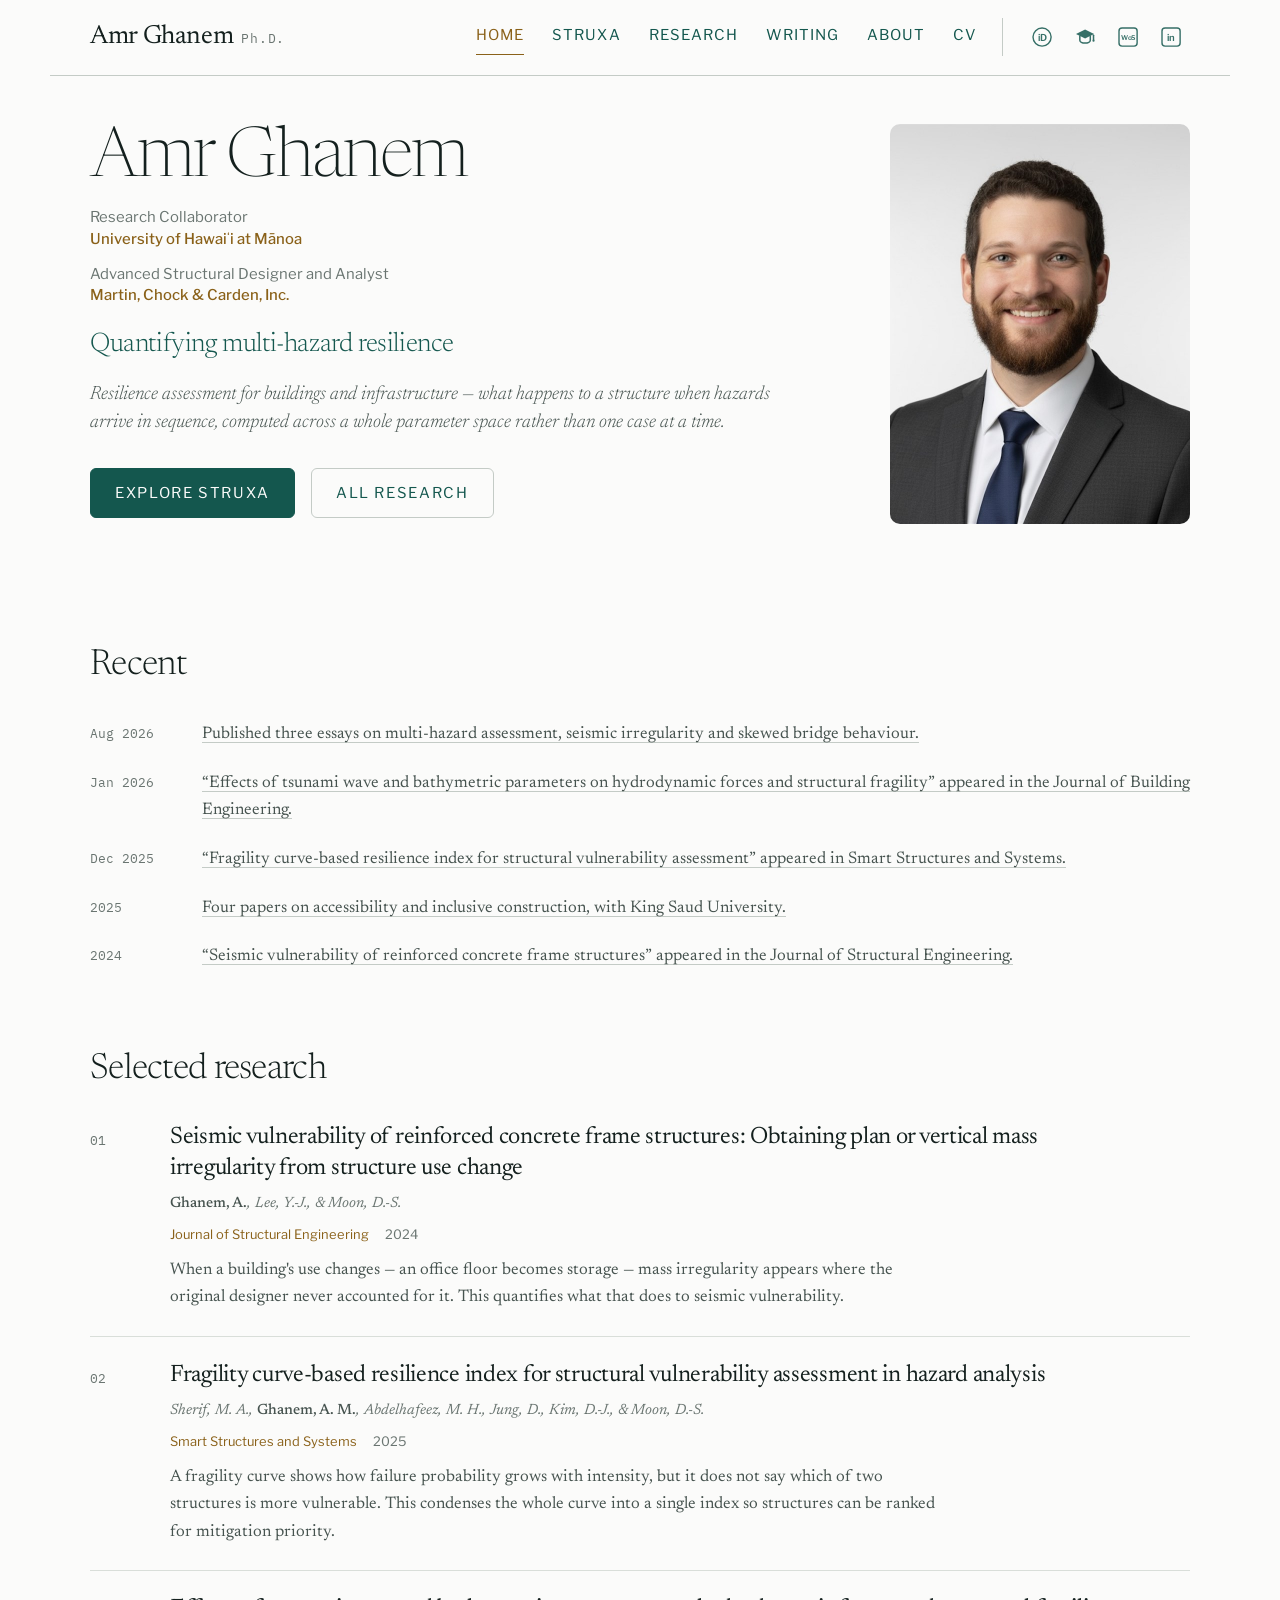
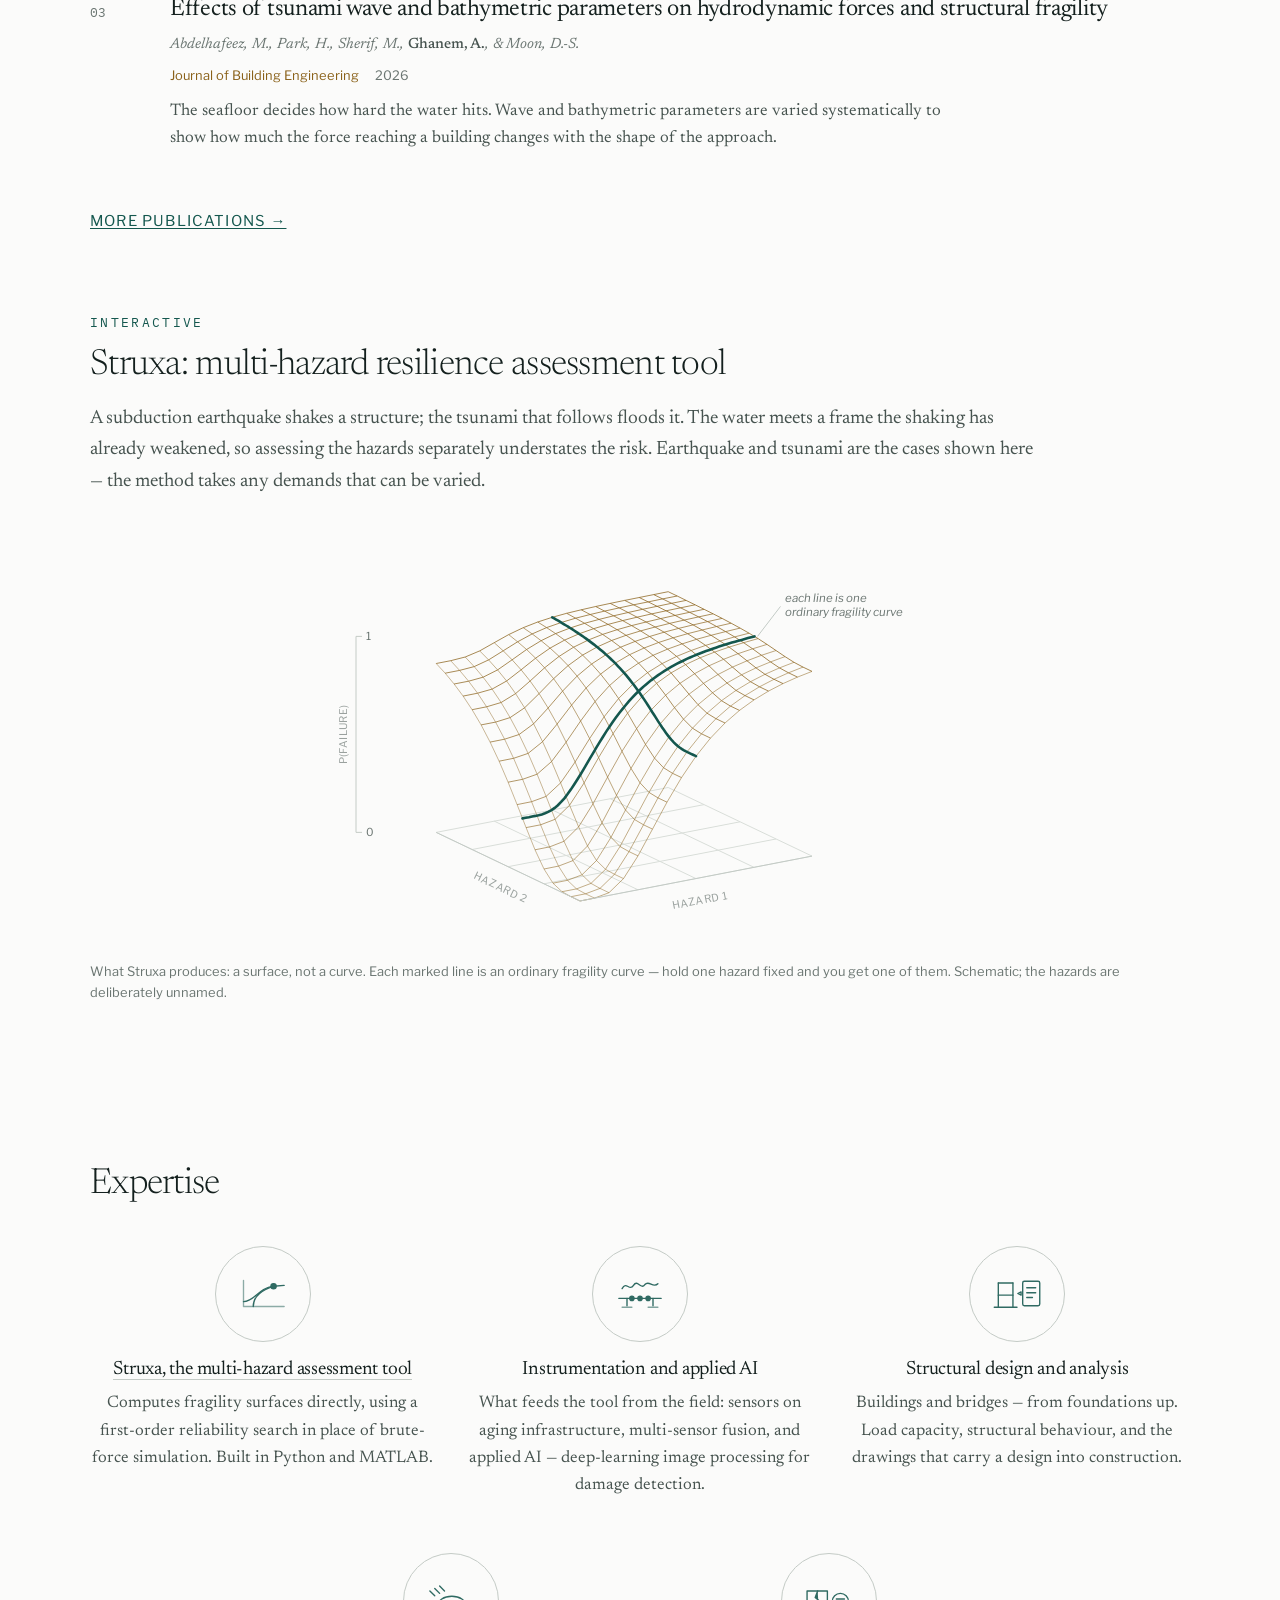
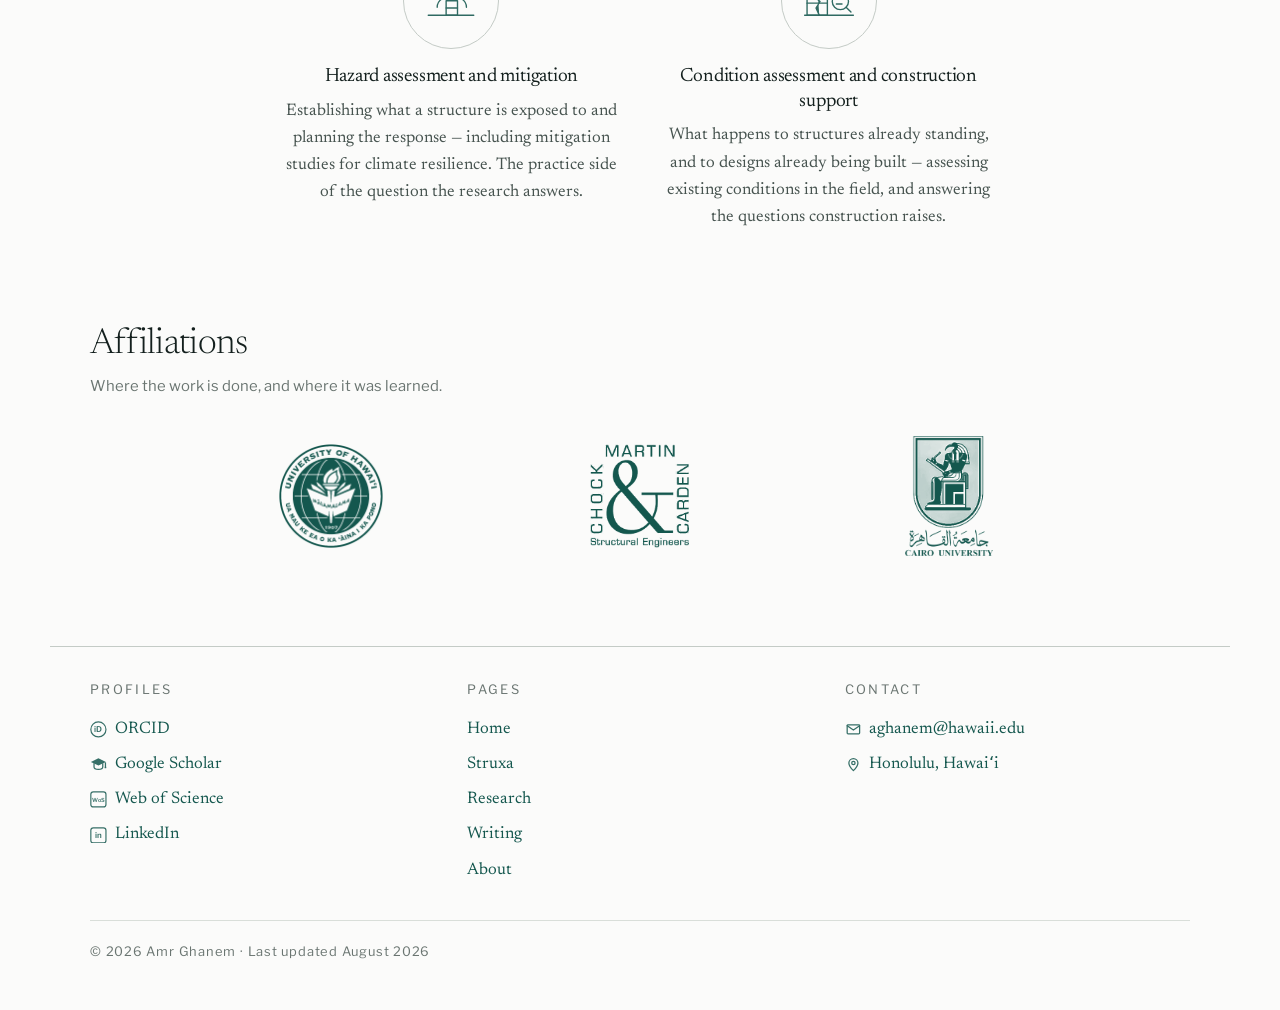
<file: index.html>
<!doctype html>
<html lang="en">
<head>
<meta charset="utf-8">
<meta name="viewport" content="width=device-width, initial-scale=1">
<title>Amr Ghanem &mdash; Structural Engineer, Multi-Hazard Researcher</title>
<meta name="description" content="Amr Ghanem, Ph.D. — structural engineer in Honolulu and author of Struxa, a tool computing multi-hazard fragility surfaces for infrastructure.">
<meta name="author" content="Amr Ghanem">
<meta name="google-site-verification" content="N7SfwrwoC02l1aEcuYJvm5LP5YG1cOPz4i0i2Lr4dgA">
<meta name="robots" content="index,follow,max-image-preview:large">
<link rel="canonical" href="https://amr-ghanem.github.io/index.html">
<meta property="og:title" content="Amr Ghanem &mdash; Structural Engineer, Multi-Hazard Researcher">
<meta property="og:description" content="Amr Ghanem, Ph.D. — structural engineer in Honolulu and author of Struxa, a tool computing multi-hazard fragility surfaces for infrastructure.">
<meta property="og:type" content="profile">
<meta property="og:url" content="https://amr-ghanem.github.io/index.html">
<meta name="twitter:card" content="summary_large_image">
<meta name="twitter:title" content="Amr Ghanem &mdash; Structural Engineer, Multi-Hazard Researcher">
<meta name="twitter:description" content="Amr Ghanem, Ph.D. — structural engineer in Honolulu and author of Struxa, a tool computing multi-hazard fragility surfaces for infrastructure.">
<meta name="twitter:image" content="https://amr-ghanem.github.io/og-card.jpg">
<meta property="og:image" content="https://amr-ghanem.github.io/og-card.jpg">
<meta property="og:image:width" content="1200">
<meta property="og:image:height" content="630">
<meta property="og:site_name" content="Amr Ghanem">
<link rel="icon" href="favicon.ico" sizes="any">
<link rel="icon" type="image/svg+xml" href="icons/icon.svg">
<link rel="apple-touch-icon" href="icons/icon-192.png">
<link rel="manifest" href="site.webmanifest">
<link rel="preconnect" href="https://fonts.googleapis.com"><link rel="preconnect" href="https://fonts.gstatic.com" crossorigin><link rel="stylesheet" href="https://fonts.googleapis.com/css2?family=IBM+Plex+Mono:wght@400;500&family=Libre+Franklin:wght@400;500&family=Newsreader:ital,opsz,wght@0,6..72,200;0,6..72,300;0,6..72,400;0,6..72,500;1,6..72,300&display=swap">
<link rel="stylesheet" href="style.css?v=99e27f3d34">
<script type="application/ld+json">
{
    "@context":  "https://schema.org",
    "@id":  "https://amr-ghanem.github.io/#person",
    "@type":  "Person",
    "name":  "Amr Ghanem",
    "givenName":  "Amr",
    "familyName":  "Ghanem",
    "honorificSuffix":  "Ph.D.",
    "jobTitle":  [
                     "Research Collaborator",
                     "Advanced Structural Designer and Analyst"
                 ],
    "description":  "Amr Ghanem, Ph.D. — structural engineer in Honolulu and author of Struxa, a tool computing multi-hazard fragility surfaces for infrastructure.",
    "email":  "mailto:aghanem@hawaii.edu",
    "url":  "https://amr-ghanem.github.io",
    "image":  {
                  "height":  630,
                  "url":  "https://amr-ghanem.github.io/og-card.jpg",
                  "width":  1200,
                  "@type":  "ImageObject"
              },
    "alternateName":  [
                          "Amr M. Ghanem",
                          "Amr Mohamed Ghanem",
                          "A. Ghanem"
                      ],
    "identifier":  {
                       "value":  "https://orcid.org/0000-0002-1855-5421",
                       "@type":  "PropertyValue",
                       "propertyID":  "ORCID"
                   },
    "worksFor":  [
                     {
                         "name":  "University of Hawaiʻi at Mānoa",
                         "@type":  "Organization",
                         "address":  {
                                         "addressRegion":  "Hawaiʻi",
                                         "addressLocality":  "Honolulu",
                                         "@type":  "PostalAddress",
                                         "addressCountry":  "US"
                                     }
                     },
                     {
                         "name":  "Martin, Chock \u0026 Carden, Inc.",
                         "@type":  "Organization",
                         "address":  {
                                         "addressRegion":  "Hawaiʻi",
                                         "addressLocality":  "Honolulu",
                                         "@type":  "PostalAddress",
                                         "addressCountry":  "US"
                                     }
                     }
                 ],
    "alumniOf":  [
                     {
                         "name":  "University of Hawaiʻi at Mānoa",
                         "@type":  "CollegeOrUniversity"
                     },
                     {
                         "name":  "Cairo University",
                         "@type":  "CollegeOrUniversity"
                     }
                 ],
    "knowsAbout":  [
                       "Nonlinear dynamic analysis",
                       "Fragility analysis",
                       "Finite element analysis",
                       "Pushover analysis",
                       "Time-history analysis",
                       "Structural dynamics",
                       "Seismic",
                       "Tsunami",
                       "Multi-hazard",
                       "ASCE 7",
                       "IBC seismic provisions",
                       "Resilience assessment",
                       "Hazard assessment",
                       "Mitigation planning",
                       "Python",
                       "MATLAB",
                       "Simulink",
                       "Deep learning",
                       "Image processing",
                       "SAP2000",
                       "Zeus-NL",
                       "Autodesk Revit",
                       "Advance Steel",
                       "Navisworks",
                       "AutoCAD",
                       "AISC",
                       "ACI",
                       "Eurocode",
                       "IBC"
                   ],
    "sameAs":  [
                   "https://orcid.org/0000-0002-1855-5421",
                   "https://scholar.google.com/citations?user=Y_kH3ooAAAAJ",
                   "https://www.webofscience.com/wos/author/record/PLC-4161-2026",
                   "https://www.linkedin.com/in/amr-ghanem",
                   "https://www.researchgate.net/profile/Amr-Ghanem",
                   "https://github.com/amr-ghanem",
                   "https://www.wikidata.org/wiki/Q141226716"
               ]
}
</script>
</head>
<body>
<a class="skip" href="#main">Skip to content</a>
<header class="site">
  <a class="wordmark" href="index.html"><strong>Amr Ghanem</strong><span>Ph.D.</span></a>
  <div class="headright">
    <nav><a href="index.html" class="active" aria-current="page">Home</a><a href="struxa.html">Struxa</a><a href="research.html">Research</a><a href="writing.html">Writing</a><a href="about.html">About</a><a href="cv.html">CV</a></nav>
    <div class="hicons">
      <a href="https://orcid.org/0000-0002-1855-5421" rel="noopener noreferrer" title="ORCID" aria-label="ORCID" target="_blank"><svg class="icon" viewBox="0 0 20 20" aria-hidden="true" fill="none" stroke="currentColor" stroke-width="1.4"><circle cx="10" cy="10" r="9" /><text x="10" y="13.6" text-anchor="middle" font-family="Libre Franklin, Segoe UI, sans-serif" font-size="9.5" font-weight="600" letter-spacing="0" fill="currentColor" stroke="none">iD</text></svg></a><a href="https://scholar.google.com/citations?user=Y_kH3ooAAAAJ" rel="noopener noreferrer" title="Google Scholar" aria-label="Google Scholar" target="_blank"><svg class="icon" viewBox="0 0 20 20" aria-hidden="true" fill="none" stroke="currentColor" stroke-width="1.5" stroke-linecap="round" stroke-linejoin="round"><path d="M10 2.6 19 7 10 11.4 1 7z" fill="currentColor" stroke="none"/><path d="M4.8 9v4.1c0 1.6 2.3 2.9 5.2 2.9s5.2-1.3 5.2-2.9V9"/><path d="M18.4 8.1v4.6"/><circle cx="18.4" cy="13.6" r="1.1" fill="currentColor" stroke="none"/></svg></a><a href="https://www.webofscience.com/wos/author/record/PLC-4161-2026" rel="noopener noreferrer" title="Web of Science" aria-label="Web of Science" target="_blank"><svg class="icon" viewBox="0 0 20 20" aria-hidden="true" fill="none" stroke="currentColor" stroke-width="1.4"><rect x="1" y="1" width="18" height="18" rx="3" /><text x="10" y="12.8" text-anchor="middle" font-family="Libre Franklin, Segoe UI, sans-serif" font-size="6.6" font-weight="600" letter-spacing="-.02em" fill="currentColor" stroke="none">WoS</text></svg></a><a href="https://www.linkedin.com/in/amr-ghanem" rel="noopener noreferrer" title="LinkedIn" aria-label="LinkedIn" target="_blank"><svg class="icon" viewBox="0 0 20 20" aria-hidden="true" fill="none" stroke="currentColor" stroke-width="1.4"><rect x="1" y="1" width="18" height="18" rx="3" /><text x="10" y="13.6" text-anchor="middle" font-family="Libre Franklin, Segoe UI, sans-serif" font-size="9.5" font-weight="600" letter-spacing="0" fill="currentColor" stroke="none">in</text></svg></a>
    </div>
  </div>
</header>
<main id="main">
<section class="hero">
  <div class="hero-text">
    <h1>Amr Ghanem</h1>
    <ul class="roles"><li><span class="rl">Research Collaborator</span><span class="ro">University of Hawaiʻi at Mānoa</span></li><li><span class="rl">Advanced Structural Designer and Analyst</span><span class="ro">Martin, Chock &amp; Carden, Inc.</span></li></ul>
    <p class="hero-claim">Quantifying multi-hazard resilience</p>
    <p class="lede">Resilience assessment for buildings and infrastructure — what happens to a structure when hazards arrive in sequence, computed across a whole parameter space rather than one case at a time.</p>
    <p class="cta"><a class="btn" href="struxa.html">Explore Struxa</a><a class="btn ghost" href="research.html">All research</a></p>
  </div>
  <div class="hero-side">
    <figure class="hero-portrait"><img class="portrait" src="headshot.jpg" alt="Amr Ghanem" width="320" height="400"></figure>
  </div>
</section>

<section class="recent">
  <h2 class="rule">Recent</h2>
  <ul class="newslist">
  <li><span class="when">Aug 2026</span><span><a href="writing.html">Published three essays on multi-hazard assessment, seismic irregularity and skewed bridge behaviour.</a></span></li>
  <li><span class="when">Jan 2026</span><span><a href="https://doi.org/10.1016/j.jobe.2025.115077"  rel="noopener noreferrer" target="_blank">“Effects of tsunami wave and bathymetric parameters on hydrodynamic forces and structural fragility” appeared in the Journal of Building Engineering.</a></span></li>
  <li><span class="when">Dec 2025</span><span><a href="http://www.techno-press.org/content/?page=article&journal=sss&volume=36&num=6&ordernum=5"  rel="noopener noreferrer" target="_blank">“Fragility curve-based resilience index for structural vulnerability assessment” appeared in Smart Structures and Systems.</a></span></li>
  <li><span class="when">2025</span><span><a href="research.html">Four papers on accessibility and inclusive construction, with King Saud University.</a></span></li>
  <li><span class="when">2024</span><span><a href="https://doi.org/10.1061/JSENDH.STENG-12440"  rel="noopener noreferrer" target="_blank">“Seismic vulnerability of reinforced concrete frame structures” appeared in the Journal of Structural Engineering.</a></span></li>
  </ul>
</section>

<section>
  <h2 class="rule">Selected research</h2>
  <article class="work">
    <p class="idx">01</p>
    <div>
      <h3><a href="https://doi.org/10.1061/JSENDH.STENG-12440" rel="noopener noreferrer" target="_blank">Seismic vulnerability of reinforced concrete frame structures: Obtaining plan or vertical mass irregularity from structure use change</a></h3>
      <p class="authors"><strong>Ghanem, A.</strong>, Lee, Y.-J., &amp; Moon, D.-S.</p>
      <p class="meta"><span class="venue">Journal of Structural Engineering</span><span class="year">2024</span></p>
      <p class="plain">When a building's use changes — an office floor becomes storage — mass irregularity appears where the original designer never accounted for it. This quantifies what that does to seismic vulnerability.</p>
    </div>
  </article>  <article class="work">
    <p class="idx">02</p>
    <div>
      <h3><a href="https://doi.org/10.12989/sss.2025.36.6.357" rel="noopener noreferrer" target="_blank">Fragility curve-based resilience index for structural vulnerability assessment in hazard analysis</a></h3>
      <p class="authors">Sherif, M. A., <strong>Ghanem, A. M.</strong>, Abdelhafeez, M. H., Jung, D., Kim, D.-J., &amp; Moon, D.-S.</p>
      <p class="meta"><span class="venue">Smart Structures and Systems</span><span class="year">2025</span></p>
      <p class="plain">A fragility curve shows how failure probability grows with intensity, but it does not say which of two structures is more vulnerable. This condenses the whole curve into a single index so structures can be ranked for mitigation priority.</p>
    </div>
  </article>  <article class="work">
    <p class="idx">03</p>
    <div>
      <h3><a href="https://doi.org/10.1016/j.jobe.2025.115077" rel="noopener noreferrer" target="_blank">Effects of tsunami wave and bathymetric parameters on hydrodynamic forces and structural fragility</a></h3>
      <p class="authors">Abdelhafeez, M., Park, H., Sherif, M., <strong>Ghanem, A.</strong>, &amp; Moon, D.-S.</p>
      <p class="meta"><span class="venue">Journal of Building Engineering</span><span class="year">2026</span></p>
      <p class="plain">The seafloor decides how hard the water hits. Wave and bathymetric parameters are varied systematically to show how much the force reaching a building changes with the shape of the approach.</p>
    </div>
  </article>
  <p class="more"><a href="research.html">More publications &rarr;</a></p>
</section>

<!-- The tool keeps its interactive on the front page because it is the reason
     anyone stays, but the six-step flow, the engine diagram and the narrative
     move to struxa.html. The home page previously ran three consecutive Struxa
     sections before any publication appeared, which read as "here is my one
     PhD project" rather than "here is a body of work". -->
<section class="explorer showcase" id="explorer">
  <div class="exp-intro">
    <div class="exp-introhead">
      <p class="fignum">Interactive</p>
      <h2>Struxa: multi-hazard resilience assessment tool</h2>
    </div>
    <p>A subduction earthquake shakes a structure; the tsunami that follows floods it. The water meets a frame the shaking has already weakened, so assessing the hazards separately understates the risk. Earthquake and tsunami are the cases shown here &mdash; the method takes any demands that can be varied.</p>
  </div>

  <figure class="struxafig art"><svg class="figsvg surf" viewBox="0 0 620 420" role="img" aria-label="A fragility surface drawn as a wireframe: failure probability rising across two hazards together, with two ordinary fragility curves marked on it as slices that cross" xmlns="http://www.w3.org/2000/svg"><g class="fgrid"><line x1="250" y1="372" x2="106.2" y2="303.4"/><line x1="250" y1="372" x2="482" y2="327.1"/><line x1="308" y1="360.8" x2="164.2" y2="292.1"/><line x1="214" y1="354.8" x2="446" y2="310"/><line x1="366" y1="349.6" x2="222.2" y2="280.9"/><line x1="178.1" y1="337.7" x2="410.1" y2="292.8"/><line x1="424" y1="338.3" x2="280.2" y2="269.7"/><line x1="142.1" y1="320.5" x2="374.1" y2="275.6"/><line x1="482" y1="327.1" x2="338.2" y2="258.5"/><line x1="106.2" y1="303.4" x2="338.2" y2="258.5"/></g><g class="fmesh"><path class="m" opacity="0.6" d="M250 372 L264.5 369.1 L279 363.7 L293.5 349.6 L308 326.9 L322.5 300.1 L337 273.2 L351.5 248.6 L366 227.2 L380.5 209.1 L395 194 L409.5 181.4 L424 170.9 L438.5 162.1 L453 154.6 L467.5 148.1 L482 142.4"/><path class="m" opacity="0.6" d="M241 367.7 L255.5 364.8 L270 359.4 L284.5 345.3 L299 322.6 L313.5 295.8 L328 268.9 L342.5 244.3 L357 222.9 L371.5 204.8 L386 189.7 L400.5 177.1 L415 166.6 L429.5 157.8 L444 150.3 L458.5 143.8 L473 138.1"/><path class="m" opacity="0.6" d="M232 362.7 L246.5 359.9 L261 354.4 L275.5 340.3 L290 317.5 L304.5 290.5 L319 263.4 L333.5 238.7 L348 217.3 L362.5 199.2 L377 184.2 L391.5 171.7 L406 161.4 L420.5 152.7 L435 145.3 L449.5 138.9 L464 133.3"/><path class="m" opacity="0.61" d="M223 354.2 L237.5 351.3 L252 345.8 L266.5 331.5 L281 308.3 L295.5 281 L310 253.8 L324.5 229.1 L339 207.9 L353.5 190.2 L368 175.7 L382.5 163.8 L397 154 L411.5 145.8 L426 138.9 L440.5 132.9 L455 127.6"/><path class="m" opacity="0.64" d="M214 340 L228.5 337.1 L243 331.6 L257.5 317 L272 293.7 L286.5 266.3 L301 239.4 L315.5 215.4 L330 195.1 L344.5 178.6 L359 165.2 L373.5 154.4 L388 145.5 L402.5 138.1 L417 131.8 L431.5 126.3 L446 121.5"/><path class="m" opacity="0.67" d="M205 320.8 L219.6 317.9 L234 312.3 L248.6 297.9 L263 274.8 L277.6 248.1 L292 222.3 L306.6 199.7 L321 181.1 L335.6 166.2 L350 154.3 L364.6 144.7 L379 136.8 L393.6 130.3 L408 124.7 L422.6 119.8 L437 115.4"/><path class="m" opacity="0.7" d="M196.1 298.6 L210.6 295.8 L225.1 290.3 L239.6 276.2 L254.1 253.9 L268.6 228.6 L283.1 204.6 L297.6 184.1 L312.1 167.5 L326.6 154.3 L341.1 143.9 L355.6 135.6 L370.1 128.8 L384.6 123.1 L399.1 118.1 L413.6 113.7 L428.1 109.6"/><path class="m" opacity="0.73" d="M187.1 275.6 L201.6 272.7 L216.1 267.4 L230.6 253.9 L245.1 233 L259.6 209.6 L274.1 187.8 L288.6 169.5 L303.1 155 L317.6 143.6 L332.1 134.6 L346.6 127.4 L361.1 121.5 L375.6 116.4 L390.1 112 L404.6 107.9 L419.1 104.2"/><path class="m" opacity="0.76" d="M178.1 253.2 L192.6 250.3 L207.1 245.2 L221.6 232.5 L236.1 213.2 L250.6 192 L265.1 172.5 L279.6 156.5 L294.1 143.9 L308.6 134.1 L323.1 126.3 L337.6 120.1 L352.1 114.9 L366.6 110.3 L381.1 106.3 L395.6 102.6 L410.1 99.1"/><path class="m" opacity="0.78" d="M169.1 232.2 L183.6 229.3 L198.1 224.4 L212.6 212.7 L227.1 195.1 L241.6 176.1 L256.1 159 L270.6 145.1 L285.1 134.2 L299.6 125.7 L314.1 119 L328.6 113.5 L343.1 108.8 L357.6 104.7 L372.1 101 L386.6 97.5 L401.1 94.2"/><path class="m" opacity="0.8" d="M160.1 213.1 L174.6 210.2 L189.1 205.5 L203.6 194.8 L218.1 179 L232.6 162.1 L247.1 147.1 L261.6 135 L276.1 125.6 L290.6 118.2 L305.1 112.4 L319.6 107.5 L334.1 103.2 L348.6 99.4 L363.1 95.9 L377.6 92.6 L392.1 89.4"/><path class="m" opacity="0.82" d="M151.1 195.9 L165.6 193.1 L180.1 188.6 L194.6 178.8 L209.1 164.6 L223.6 149.7 L238.1 136.6 L252.6 126.1 L267.1 118 L281.6 111.5 L296.1 106.3 L310.6 101.9 L325.1 98 L339.6 94.4 L354.1 91.1 L368.6 87.9 L383.1 84.8"/><path class="m" opacity="0.83" d="M142.1 180.7 L156.6 177.8 L171.1 173.5 L185.6 164.6 L200.1 152 L214.6 138.8 L229.1 127.4 L243.6 118.2 L258.1 111.1 L272.6 105.4 L287.1 100.7 L301.6 96.6 L316.1 93 L330.6 89.6 L345.1 86.4 L359.6 83.3 L374.1 80.3"/><path class="m" opacity="0.85" d="M133.1 167.1 L147.6 164.2 L162.1 160.1 L176.6 152 L191.1 140.8 L205.6 129.2 L220.1 119.1 L234.6 111.1 L249.1 104.8 L263.6 99.7 L278.1 95.4 L292.6 91.6 L307.1 88.2 L321.6 84.9 L336.1 81.8 L350.6 78.8 L365.1 75.8"/><path class="m" opacity="0.86" d="M124.1 155 L138.6 152.2 L153.1 148.2 L167.6 140.9 L182.1 130.8 L196.6 120.5 L211.1 111.7 L225.6 104.6 L240.1 99 L254.6 94.3 L269.1 90.4 L283.6 86.8 L298.1 83.5 L312.6 80.3 L327.1 77.3 L341.6 74.3 L356.1 71.4"/><path class="m" opacity="0.86" d="M115.2 144.2 L129.6 141.4 L144.2 137.6 L158.6 130.9 L173.2 121.8 L187.6 112.8 L202.2 104.9 L216.6 98.6 L231.2 93.5 L245.6 89.2 L260.2 85.5 L274.6 82.1 L289.2 78.9 L303.6 75.8 L318.2 72.9 L332.6 69.9 L347.2 67"/><path class="m" opacity="0.87" d="M106.2 134.5 L120.7 131.7 L135.2 128 L149.7 121.9 L164.2 113.7 L178.7 105.6 L193.2 98.7 L207.7 93 L222.2 88.3 L236.7 84.3 L251.2 80.8 L265.7 77.5 L280.2 74.4 L294.7 71.4 L309.2 68.5 L323.7 65.6 L338.2 62.7"/><path class="m" opacity="0.52" d="M250 372 L241 367.7 L232 362.7 L223 354.2 L214 340 L205 320.8 L196.1 298.6 L187.1 275.6 L178.1 253.2 L169.1 232.2 L160.1 213.1 L151.1 195.9 L142.1 180.7 L133.1 167.1 L124.1 155 L115.2 144.2 L106.2 134.5"/><path class="m" opacity="0.52" d="M264.5 369.1 L255.5 364.8 L246.5 359.9 L237.5 351.3 L228.5 337.1 L219.6 317.9 L210.6 295.8 L201.6 272.7 L192.6 250.3 L183.6 229.3 L174.6 210.2 L165.6 193.1 L156.6 177.8 L147.6 164.2 L138.6 152.2 L129.6 141.4 L120.7 131.7"/><path class="m" opacity="0.53" d="M279 363.7 L270 359.4 L261 354.4 L252 345.8 L243 331.6 L234 312.3 L225.1 290.3 L216.1 267.4 L207.1 245.2 L198.1 224.4 L189.1 205.5 L180.1 188.6 L171.1 173.5 L162.1 160.1 L153.1 148.2 L144.2 137.6 L135.2 128"/><path class="m" opacity="0.56" d="M293.5 349.6 L284.5 345.3 L275.5 340.3 L266.5 331.5 L257.5 317 L248.6 297.9 L239.6 276.2 L230.6 253.9 L221.6 232.5 L212.6 212.7 L203.6 194.8 L194.6 178.8 L185.6 164.6 L176.6 152 L167.6 140.9 L158.6 130.9 L149.7 121.9"/><path class="m" opacity="0.61" d="M308 326.9 L299 322.6 L290 317.5 L281 308.3 L272 293.7 L263 274.8 L254.1 253.9 L245.1 233 L236.1 213.2 L227.1 195.1 L218.1 179 L209.1 164.6 L200.1 152 L191.1 140.8 L182.1 130.8 L173.2 121.8 L164.2 113.7"/><path class="m" opacity="0.66" d="M322.5 300.1 L313.5 295.8 L304.5 290.5 L295.5 281 L286.5 266.3 L277.6 248.1 L268.6 228.6 L259.6 209.6 L250.6 192 L241.6 176.1 L232.6 162.1 L223.6 149.7 L214.6 138.8 L205.6 129.2 L196.6 120.5 L187.6 112.8 L178.7 105.6"/><path class="m" opacity="0.71" d="M337 273.2 L328 268.9 L319 263.4 L310 253.8 L301 239.4 L292 222.3 L283.1 204.6 L274.1 187.8 L265.1 172.5 L256.1 159 L247.1 147.1 L238.1 136.6 L229.1 127.4 L220.1 119.1 L211.1 111.7 L202.2 104.9 L193.2 98.7"/><path class="m" opacity="0.76" d="M351.5 248.6 L342.5 244.3 L333.5 238.7 L324.5 229.1 L315.5 215.4 L306.6 199.7 L297.6 184.1 L288.6 169.5 L279.6 156.5 L270.6 145.1 L261.6 135 L252.6 126.1 L243.6 118.2 L234.6 111.1 L225.6 104.6 L216.6 98.6 L207.7 93"/><path class="m" opacity="0.79" d="M366 227.2 L357 222.9 L348 217.3 L339 207.9 L330 195.1 L321 181.1 L312.1 167.5 L303.1 155 L294.1 143.9 L285.1 134.2 L276.1 125.6 L267.1 118 L258.1 111.1 L249.1 104.8 L240.1 99 L231.2 93.5 L222.2 88.3"/><path class="m" opacity="0.82" d="M380.5 209.1 L371.5 204.8 L362.5 199.2 L353.5 190.2 L344.5 178.6 L335.6 166.2 L326.6 154.3 L317.6 143.6 L308.6 134.1 L299.6 125.7 L290.6 118.2 L281.6 111.5 L272.6 105.4 L263.6 99.7 L254.6 94.3 L245.6 89.2 L236.7 84.3"/><path class="m" opacity="0.84" d="M395 194 L386 189.7 L377 184.2 L368 175.7 L359 165.2 L350 154.3 L341.1 143.9 L332.1 134.6 L323.1 126.3 L314.1 119 L305.1 112.4 L296.1 106.3 L287.1 100.7 L278.1 95.4 L269.1 90.4 L260.2 85.5 L251.2 80.8"/><path class="m" opacity="0.85" d="M409.5 181.4 L400.5 177.1 L391.5 171.7 L382.5 163.8 L373.5 154.4 L364.6 144.7 L355.6 135.6 L346.6 127.4 L337.6 120.1 L328.6 113.5 L319.6 107.5 L310.6 101.9 L301.6 96.6 L292.6 91.6 L283.6 86.8 L274.6 82.1 L265.7 77.5"/><path class="m" opacity="0.86" d="M424 170.9 L415 166.6 L406 161.4 L397 154 L388 145.5 L379 136.8 L370.1 128.8 L361.1 121.5 L352.1 114.9 L343.1 108.8 L334.1 103.2 L325.1 98 L316.1 93 L307.1 88.2 L298.1 83.5 L289.2 78.9 L280.2 74.4"/><path class="m" opacity="0.87" d="M438.5 162.1 L429.5 157.8 L420.5 152.7 L411.5 145.8 L402.5 138.1 L393.6 130.3 L384.6 123.1 L375.6 116.4 L366.6 110.3 L357.6 104.7 L348.6 99.4 L339.6 94.4 L330.6 89.6 L321.6 84.9 L312.6 80.3 L303.6 75.8 L294.7 71.4"/><path class="m" opacity="0.88" d="M453 154.6 L444 150.3 L435 145.3 L426 138.9 L417 131.8 L408 124.7 L399.1 118.1 L390.1 112 L381.1 106.3 L372.1 101 L363.1 95.9 L354.1 91.1 L345.1 86.4 L336.1 81.8 L327.1 77.3 L318.2 72.9 L309.2 68.5"/><path class="m" opacity="0.88" d="M467.5 148.1 L458.5 143.8 L449.5 138.9 L440.5 132.9 L431.5 126.3 L422.6 119.8 L413.6 113.7 L404.6 107.9 L395.6 102.6 L386.6 97.5 L377.6 92.6 L368.6 87.9 L359.6 83.3 L350.6 78.8 L341.6 74.3 L332.6 69.9 L323.7 65.6"/><path class="m" opacity="0.89" d="M482 142.4 L473 138.1 L464 133.3 L455 127.6 L446 121.5 L437 115.4 L428.1 109.6 L419.1 104.2 L410.1 99.1 L401.1 94.2 L392.1 89.4 L383.1 84.8 L374.1 80.3 L365.1 75.8 L356.1 71.4 L347.2 67 L338.2 62.7"/></g><path class="fslice" d="M192.5 289.4 L195.7 288.8 L198.9 288.2 L202.1 287.5 L205.4 286.9 L208.6 286.2 L211.8 285.4 L215 284.3 L218.2 282.9 L221.5 281.1 L224.7 278.9 L227.9 276.2 L231.1 272.9 L234.4 269.3 L237.6 265.1 L240.8 260.6 L244 255.8 L247.2 250.8 L250.5 245.5 L253.7 240.1 L256.9 234.6 L260.1 229.1 L263.4 223.6 L266.6 218.2 L269.8 212.9 L273 207.7 L276.2 202.6 L279.5 197.7 L282.7 193 L285.9 188.5 L289.1 184.2 L292.4 180.1 L295.6 176.2 L298.8 172.4 L302 168.9 L305.2 165.5 L308.5 162.3 L311.7 159.3 L314.9 156.4 L318.1 153.7 L321.4 151.1 L324.6 148.7 L327.8 146.4 L331 144.2 L334.2 142.1 L337.5 140.1 L340.7 138.2 L343.9 136.4 L347.1 134.7 L350.4 133 L353.6 131.5 L356.8 129.9 L360 128.5 L363.2 127.1 L366.5 125.8 L369.7 124.5 L372.9 123.2 L376.1 122 L379.4 120.9 L382.6 119.8 L385.8 118.7 L389 117.6 L392.2 116.6 L395.5 115.6 L398.7 114.6 L401.9 113.6 L405.1 112.7 L408.4 111.8 L411.6 110.9 L414.8 110 L418 109.1 L421.2 108.3 L424.5 107.4"/><path class="fslice" d="M366 227.2 L364 226.2 L362 225.3 L360 224.3 L358 223.4 L356 222.4 L354 221.3 L352 220.1 L350 218.8 L348 217.3 L346 215.5 L344 213.6 L342 211.5 L340 209.1 L338 206.6 L336 203.9 L334 201.1 L332 198.2 L330 195.1 L328 192.1 L326 188.9 L324 185.8 L322 182.7 L320.1 179.6 L318.1 176.5 L316.1 173.4 L314.1 170.4 L312.1 167.5 L310.1 164.6 L308.1 161.7 L306.1 159 L304.1 156.3 L302.1 153.7 L300.1 151.1 L298.1 148.6 L296.1 146.2 L294.1 143.9 L292.1 141.6 L290.1 139.4 L288.1 137.3 L286.1 135.2 L284.1 133.2 L282.1 131.2 L280.1 129.3 L278.1 127.4 L276.1 125.6 L274.1 123.8 L272.1 122.1 L270.1 120.4 L268.1 118.8 L266.1 117.2 L264.1 115.6 L262.1 114.1 L260.1 112.6 L258.1 111.1 L256.1 109.6 L254.1 108.2 L252.1 106.8 L250.1 105.5 L248.1 104.1 L246.1 102.8 L244.1 101.5 L242.1 100.2 L240.1 99 L238.1 97.7 L236.1 96.5 L234.1 95.3 L232.1 94.1 L230.2 92.9 L228.2 91.7 L226.2 90.6 L224.2 89.4 L222.2 88.3"/><g class="faxis"><line x1="250" y1="372" x2="482" y2="327.1"/><line x1="250" y1="372" x2="106.2" y2="303.4"/></g><text class="flab" x="370.2" y="375.1" text-anchor="middle" transform="rotate(-10.95 370.2 375.1)">hazard 1</text><text class="flab" x="168.6" y="361.6" text-anchor="middle" transform="rotate(25.5 168.6 361.6)">hazard 2</text><g class="fscale"><line x1="26" y1="107.36" x2="26" y2="303.36"/><line x1="26" y1="107.36" x2="32" y2="107.36"/><line x1="26" y1="303.36" x2="32" y2="303.36"/></g><text class="ftk" x="36" y="111.36">1</text><text class="ftk" x="36" y="307.36">0</text><text class="flab" x="17" y="205.4" text-anchor="middle" transform="rotate(-90 17 205.4)">P(failure)</text><line class="flead" x1="427.5" y1="107.4" x2="450.5" y2="77.4"/><text class="fnote" x="454.5" y="73.4">each line is one</text><text class="fnote" x="454.5" y="87.4">ordinary fragility curve</text></svg><figcaption>What Struxa produces: a surface, not a curve. Each marked line is an ordinary fragility curve &mdash; hold one hazard fixed and you get one of them. Schematic; the hazards are deliberately unnamed.</figcaption></figure>
  <p class="cta"><a class="btn" href="struxa.html">Open the interactive</a><a class="btn ghost" href="research.html">The research behind it</a></p>
</section>

<div class="exp-wrap">
  <h2 class="rule">Expertise</h2>
  <article class="xcard">
    <span class="xring"><svg class="xglyph" viewBox="0 0 64 48" aria-hidden="true" fill="none" stroke="currentColor" stroke-width="1.6" stroke-linecap="round" stroke-linejoin="round"><path d="M8 8 L8 40 L58 40" opacity=".55"/><path d="M8 34 C 22 34, 26 17, 45 15 L58 14"/><path d="M20 40 C 20 28, 30 20, 45 15" class="acc"/><circle cx="45" cy="15" r="3.2" fill="currentColor" stroke="none" class="acc"/></svg></span>
    <h3><a href="struxa.html">Struxa, the multi-hazard assessment tool</a></h3>
    <p class="exp-lead">Computes fragility surfaces directly, using a first-order reliability search in place of brute-force simulation. Built in Python and MATLAB.</p>
  </article>  <article class="xcard">
    <span class="xring"><svg class="xglyph" viewBox="0 0 64 48" aria-hidden="true" fill="none" stroke="currentColor" stroke-width="1.6" stroke-linecap="round" stroke-linejoin="round"><line x1="6" y1="30" x2="58" y2="30"/><path d="M16 30 L16 39 M48 30 L48 39"/><line x1="10" y1="41" x2="22" y2="41" opacity=".6"/><line x1="42" y1="41" x2="54" y2="41" opacity=".6"/><circle cx="22" cy="30" r="2.6" fill="currentColor" stroke="none" class="acc"/><circle cx="32" cy="30" r="2.6" fill="currentColor" stroke="none" class="acc"/><circle cx="42" cy="30" r="2.6" fill="currentColor" stroke="none" class="acc"/><path d="M10 18 C 15 8, 19 22, 24 14 C 29 6, 33 20, 38 13 C 43 7, 48 18, 54 12" class="acc"/></svg></span>
    <h3>Instrumentation and applied AI</h3>
    <p class="exp-lead">What feeds the tool from the field: sensors on aging infrastructure, multi-sensor fusion, and applied AI — deep-learning image processing for damage detection.</p>
  </article>  <article class="xcard">
    <span class="xring"><svg class="xglyph" viewBox="0 0 64 48" aria-hidden="true" fill="none" stroke="currentColor" stroke-width="1.6" stroke-linecap="round" stroke-linejoin="round"><line x1="4" y1="41" x2="32" y2="41"/><line x1="9" y1="41" x2="9" y2="11"/><line x1="27" y1="41" x2="27" y2="11"/><line x1="9" y1="11" x2="27" y2="11"/><line x1="9" y1="26" x2="27" y2="26"/><rect x="39" y="9" width="21" height="30" rx="2"/><line x1="44" y1="17" x2="55" y2="17" class="acc"/><line x1="44" y1="23" x2="55" y2="23" class="acc"/><line x1="44" y1="29" x2="51" y2="29" class="acc"/><polygon points="33,24 37,22 37,26" class="acc"/></svg></span>
    <h3>Structural design and analysis</h3>
    <p class="exp-lead">Buildings and bridges — from foundations up. Load capacity, structural behaviour, and the drawings that carry a design into construction.</p>
  </article>  <article class="xcard">
    <span class="xring"><svg class="xglyph" viewBox="0 0 64 48" aria-hidden="true" fill="none" stroke="currentColor" stroke-width="1.6" stroke-linecap="round" stroke-linejoin="round"><line x1="4" y1="41" x2="60" y2="41"/><rect x="26" y="23" width="14" height="18"/><line x1="26" y1="32" x2="40" y2="32"/><path d="M15 31 C 15 13, 51 13, 51 31" class="acc"/><line x1="6" y1="11" x2="12" y2="17" class="acc"/><line x1="12" y1="8" x2="18" y2="14" class="acc"/><line x1="18" y1="5" x2="24" y2="11" class="acc"/></svg></span>
    <h3>Hazard assessment and mitigation</h3>
    <p class="exp-lead">Establishing what a structure is exposed to and planning the response — including mitigation studies for climate resilience. The practice side of the question the research answers.</p>
  </article>  <article class="xcard">
    <span class="xring"><svg class="xglyph" viewBox="0 0 64 48" aria-hidden="true" fill="none" stroke="currentColor" stroke-width="1.6" stroke-linecap="round" stroke-linejoin="round"><line x1="2" y1="41" x2="62" y2="41"/><rect x="5" y="11" width="25" height="30"/><line x1="5" y1="26" x2="30" y2="26"/><polyline points="18,11 15,19 21,24 16,32 20,41" fill="none" class="acc"/><circle cx="46" cy="24" r="10"/><line x1="53" y1="31" x2="59" y2="37" class="acc"/><line x1="41" y1="21" x2="51" y2="21" class="acc"/><line x1="41" y1="27" x2="48" y2="27" class="acc"/></svg></span>
    <h3>Condition assessment and construction support</h3>
    <p class="exp-lead">What happens to structures already standing, and to designs already being built — assessing existing conditions in the field, and answering the questions construction raises.</p>
  </article>
</div>

<section class="affilband">
  <h2 class="rule">Affiliations</h2>
  <p class="rl">Where the work is done, and where it was learned.</p>
<ul class="logowall bare nolabels" style="--lw-n:3;--lw-per-row:3"><li class="lw"><a href="https://www.hawaii.edu/" class="lw-a" title="University of Hawaiʻi at Mānoa" rel="noopener noreferrer" target="_blank"><span class="lw-mark lw-sq" style="--lw-mask:url('logos/uh-seal-mask.png')"><img class="lw-art lw-solo lw-sq" src="logos/uh-seal.svg" alt="University of Hawaiʻi at Mānoa" loading="lazy" decoding="async"></span><span class="lw-note">Research Collaborator</span></a></li><li class="lw"><a href="https://www.martinchockcarden.com/" class="lw-a" title="Martin, Chock &amp; Carden, Inc." rel="noopener noreferrer" target="_blank"><span class="lw-mark lw-sq" style="--lw-mask:url('logos/mcc.png')"><picture><source srcset="logos/mcc-dark.png" media="(prefers-color-scheme: dark)"><img class="lw-art lw-solo lw-sq" src="logos/mcc.png" alt="Martin, Chock &amp; Carden, Inc." loading="lazy" decoding="async"></picture></span><span class="lw-note">Structural design and analysis</span></a></li><li class="lw"><a href="https://cu.edu.eg/" class="lw-a" title="Cairo University" rel="noopener noreferrer" target="_blank"><span class="lw-mark lw-sq" style="--lw-mask:url('logos/cairo-mask.png');--lw-scale:1.15"><picture><source srcset="logos/cairo-dark.png" media="(prefers-color-scheme: dark)"><img class="lw-art lw-solo lw-sq" src="logos/cairo.png" alt="Cairo University" loading="lazy" decoding="async"></picture></span><span class="lw-note">B.Sc. and M.Sc., Structural Engineering</span></a></li></ul>
</section>

</main>
<footer class="site">
  <div class="fcols">
    <div>
      <p class="flab">Profiles</p>
      <a href="https://orcid.org/0000-0002-1855-5421" rel="noopener noreferrer" target="_blank"><svg class="icon" viewBox="0 0 20 20" aria-hidden="true" fill="none" stroke="currentColor" stroke-width="1.4"><circle cx="10" cy="10" r="9" /><text x="10" y="13.6" text-anchor="middle" font-family="Libre Franklin, Segoe UI, sans-serif" font-size="9.5" font-weight="600" letter-spacing="0" fill="currentColor" stroke="none">iD</text></svg>ORCID</a><a href="https://scholar.google.com/citations?user=Y_kH3ooAAAAJ" rel="noopener noreferrer" target="_blank"><svg class="icon" viewBox="0 0 20 20" aria-hidden="true" fill="none" stroke="currentColor" stroke-width="1.5" stroke-linecap="round" stroke-linejoin="round"><path d="M10 2.6 19 7 10 11.4 1 7z" fill="currentColor" stroke="none"/><path d="M4.8 9v4.1c0 1.6 2.3 2.9 5.2 2.9s5.2-1.3 5.2-2.9V9"/><path d="M18.4 8.1v4.6"/><circle cx="18.4" cy="13.6" r="1.1" fill="currentColor" stroke="none"/></svg>Google Scholar</a><a href="https://www.webofscience.com/wos/author/record/PLC-4161-2026" rel="noopener noreferrer" target="_blank"><svg class="icon" viewBox="0 0 20 20" aria-hidden="true" fill="none" stroke="currentColor" stroke-width="1.4"><rect x="1" y="1" width="18" height="18" rx="3" /><text x="10" y="12.8" text-anchor="middle" font-family="Libre Franklin, Segoe UI, sans-serif" font-size="6.6" font-weight="600" letter-spacing="-.02em" fill="currentColor" stroke="none">WoS</text></svg>Web of Science</a><a href="https://www.linkedin.com/in/amr-ghanem" rel="noopener noreferrer" target="_blank"><svg class="icon" viewBox="0 0 20 20" aria-hidden="true" fill="none" stroke="currentColor" stroke-width="1.4"><rect x="1" y="1" width="18" height="18" rx="3" /><text x="10" y="13.6" text-anchor="middle" font-family="Libre Franklin, Segoe UI, sans-serif" font-size="9.5" font-weight="600" letter-spacing="0" fill="currentColor" stroke="none">in</text></svg>LinkedIn</a>
    </div>
    <div>
      <p class="flab">Pages</p>
      <a href="index.html">Home</a>
      <a href="struxa.html">Struxa</a>
      <a href="research.html">Research</a><a href="writing.html">Writing</a>
      <a href="about.html">About</a>
    </div>
    <div>
      <p class="flab">Contact</p>
      <a href="mailto:aghanem@hawaii.edu"><svg class="icon" viewBox="0 0 20 20" aria-hidden="true" fill="none" stroke="currentColor" stroke-width="1.5" stroke-linecap="round" stroke-linejoin="round"><rect x="2.6" y="4.6" width="14.8" height="10.8" rx="1"/><path d="m2.6 5.6 7.4 5.2 7.4-5.2"/></svg>aghanem@hawaii.edu</a>
      <p class="fplain"><a href="https://www.google.com/maps/place/Honolulu%2C%20Hawai%CA%BBi"  rel="noopener noreferrer" target="_blank"><svg class="icon" viewBox="0 0 20 20" aria-hidden="true" fill="none" stroke="currentColor" stroke-width="1.5" stroke-linecap="round" stroke-linejoin="round"><path d="M10 17.4s5.4-5 5.4-9a5.4 5.4 0 1 0-10.8 0c0 4 5.4 9 5.4 9z"/><circle cx="10" cy="8.4" r="2"/></svg>Honolulu, Hawaiʻi</a></p>
    </div>
  </div>
  <div class="footbar">
    <p class="colophon">&copy; 2026 Amr Ghanem &middot; Last updated August 2026</p>
  </div>
</footer>

<script>
// One handler for every [data-share] control on the site. The button ships
// hidden and is only revealed where the clipboard API exists, so it is never a
// control that does nothing when pressed.
(function(){
  var btns = [].slice.call(document.querySelectorAll('[data-share]'));
  if (!btns.length) return;
  if (!navigator.clipboard || !navigator.clipboard.writeText) return;
  btns.forEach(function(b){
    if (b.parentNode) b.parentNode.hidden = false;
    var lab = b.querySelector('span'), t = null, was = lab ? lab.textContent : '';
    b.addEventListener('click', function(){
      navigator.clipboard.writeText(location.href).then(function(){
        if (!lab) return;
        lab.textContent = 'Link copied';
        if (t) clearTimeout(t);
        t = setTimeout(function(){ lab.textContent = was; }, 2000);
      }, function(){ if (lab) lab.textContent = 'Copy failed'; });
    });
  });
})();
(function(){
  // Progressive enhancement: nothing carries .reveal in the HTML, so if this
  // never runs the page is simply fully visible. Also a no-op under
  // prefers-reduced-motion.
  var rm = window.matchMedia && window.matchMedia('(prefers-reduced-motion: reduce)').matches;
  if (rm || !('IntersectionObserver' in window)) return;
  // Cast a wide net, then keep only the innermost blocks. An explicit list of
  // selectors always misses something and the coverage looks arbitrary; this
  // way every content block on every page animates, and nothing animates
  // inside something else that is also animating (which would compound the two
  // opacities and read as a flicker).
  var SEL = [
    'main > section > *', 'main > div > *',
    '.hero-text > *', '.pagehead-text > *', '.exp-intro > *', '.exp-panel', '.engine',
    '.chapter', '.xcard', '.hstep', '.work', '.entry', '.pub', '.post',
    '.pubgroup-head', '.recog li', '.creds li', '.svc li',
    '.funders li', '.roles li', '.stats > div', '.herostats > div',
    'main figure'
  ].join(',');

  var cand = [].slice.call(document.querySelectorAll(SEL));
  // keep leaves: drop any candidate that contains another candidate
  var t = cand.filter(function(el){
    for (var q=0;q<cand.length;q++) if (cand[q] !== el && el.contains(cand[q])) return false;
    return true;
  });
  if (!t.length) return;

  // stagger siblings so a group cascades rather than appearing all at once
  var counts = new Map();
  for (var i=0;i<t.length;i++) {
    var el = t[i], p = el.parentNode;
    var n = (counts.get(p) || 0); counts.set(p, n+1);
    if (n) el.style.transitionDelay = Math.min(n*50, 300) + 'ms';
    el.classList.add('reveal');
  }
  var io = new IntersectionObserver(function(es){
    es.forEach(function(e){ if(!e.isIntersecting) return; e.target.classList.add('seen'); io.unobserve(e.target); });
  }, {rootMargin:'0px 0px -8% 0px', threshold:0.06});
  for (var j=0;j<t.length;j++) io.observe(t[j]);
  // Strip the class outright rather than adding .seen: .seen still relies on a
  // transition running to completion, and in a throttled or non-compositing
  // context that transition can stall at opacity 0, leaving text invisible.
  // Removing .reveal drops the initial state entirely - instantly readable.
  // Crucially this is scoped to what is ON SCREEN. The earlier version rescued
  // the entire document after a fixed delay, which meant every section below
  // the fold was already revealed long before the reader scrolled to it - the
  // scroll reveal effectively never ran. Blocks further down keep waiting.
  function rescueInView(){
    var vh = window.innerHeight;
    for (var k=0;k<t.length;k++){
      var el = t[k];
      if (!el.classList.contains('reveal') || el.classList.contains('seen')) continue;
      var r = el.getBoundingClientRect();
      if (r.top < vh && r.bottom > 0){ el.style.transitionDelay=''; el.classList.remove('reveal'); }
    }
  }
  // Above-the-fold blocks: reveal on load, but only AFTER the browser has
  // painted the hidden state once. Adding .reveal and .seen inside the same
  // frame gives the engine no start value to interpolate from, so the content
  // simply popped in with no transition at all - which is what happened on the
  // home page. Two nested frames guarantee a paint in between.
  requestAnimationFrame(function(){
    requestAnimationFrame(function(){
      for (var k=0;k<t.length;k++)
        if (t[k].getBoundingClientRect().top < window.innerHeight) t[k].classList.add('seen');
    });
  });
  // Safety net: hidden tabs, prerender, or any environment where the observer
  // does not fire would otherwise leave content stuck at opacity 0. Content
  // being visible always wins over the animation - but only for content the
  // reader has actually reached.
  setTimeout(rescueInView, 2500);
  // Printing is not scrolling: nothing below the fold has been revealed, and a
  // print snapshot of opacity 0 is a blank page. Clear every pending reveal
  // before the dialog opens, whichever way the reader got there - the CV
  // button, Ctrl+P, or Save as PDF.
  // The screen keeps its reveals exactly as they were: whatever is cleared for
  // the dialog is put back the moment it closes.
  var parked = [];
  function revealAllForPrint(){
    parked = [];
    for (var k=0;k<t.length;k++){
      if (!t[k].classList.contains('reveal')) continue;
      parked.push([t[k], t[k].style.transitionDelay]);
      t[k].style.transitionDelay = '';
      t[k].classList.remove('reveal');
    }
  }
  function restoreAfterPrint(){
    for (var k=0;k<parked.length;k++){
      parked[k][0].classList.add('reveal');
      parked[k][0].style.transitionDelay = parked[k][1];
    }
    parked = [];
  }
  window.addEventListener('beforeprint', revealAllForPrint);
  window.addEventListener('afterprint', restoreAfterPrint);
  if (window.matchMedia) {
    var mqPrint = window.matchMedia('print');
    var onPrint = function(e){ if (e.matches) revealAllForPrint(); else restoreAfterPrint(); };
    if (mqPrint.addEventListener) mqPrint.addEventListener('change', onPrint);
    else if (mqPrint.addListener) mqPrint.addListener(onPrint);
  }
  document.addEventListener('visibilitychange', function(){
    if (!document.hidden) setTimeout(rescueInView, 400);
  });

  // A scroll-driven mirror of the observer. If IntersectionObserver is present
  // but throttled into never firing, this still brings each section in as it is
  // reached - and unlike the old blanket rescue it animates rather than snaps.
  var tick = null;
  window.addEventListener('scroll', function(){
    if (tick) return;
    tick = setTimeout(function(){
      tick = null;
      var vh = window.innerHeight;
      for (var k=0;k<t.length;k++){
        var el = t[k];
        if (!el.classList.contains('reveal') || el.classList.contains('seen')) continue;
        var r = el.getBoundingClientRect();
        if (r.top < vh*0.94 && r.bottom > 0) el.classList.add('seen');
      }
    }, 140);
  }, {passive:true});
})();
</script>
</body>
</html>
</file>
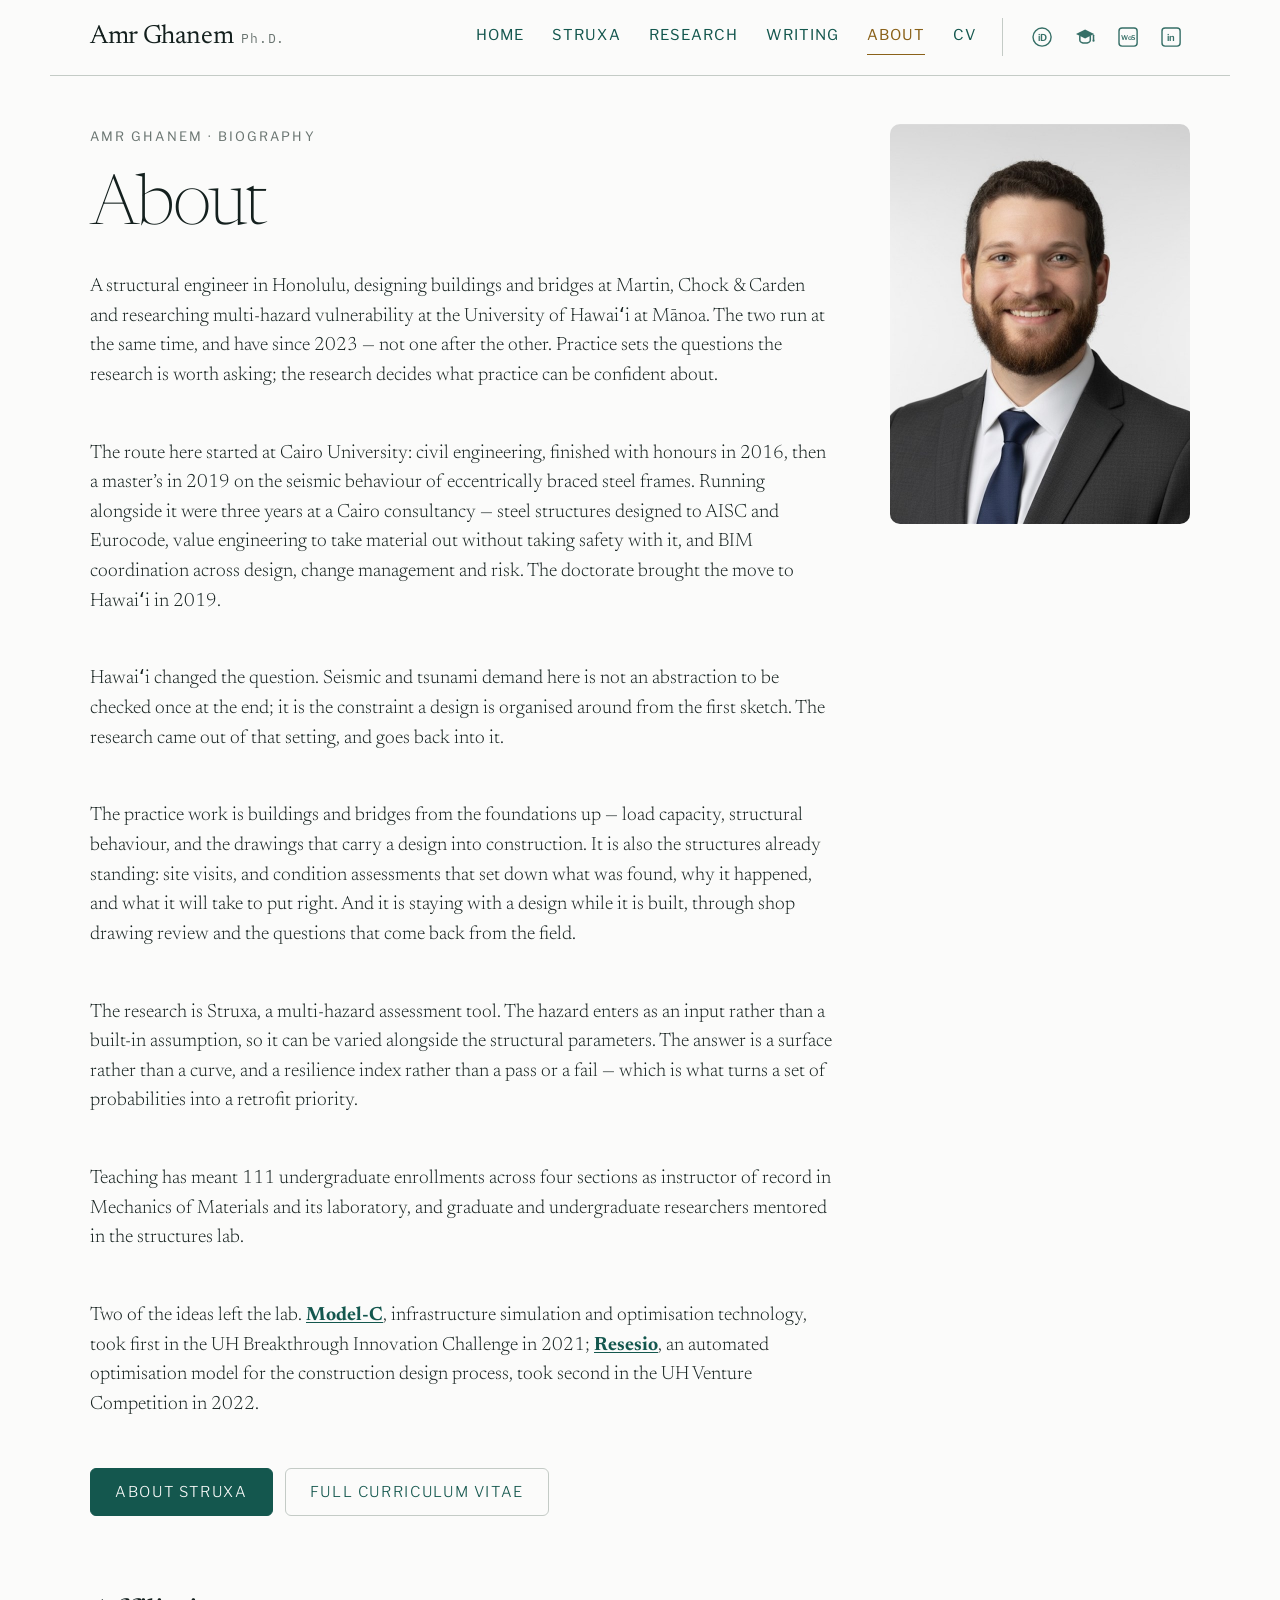
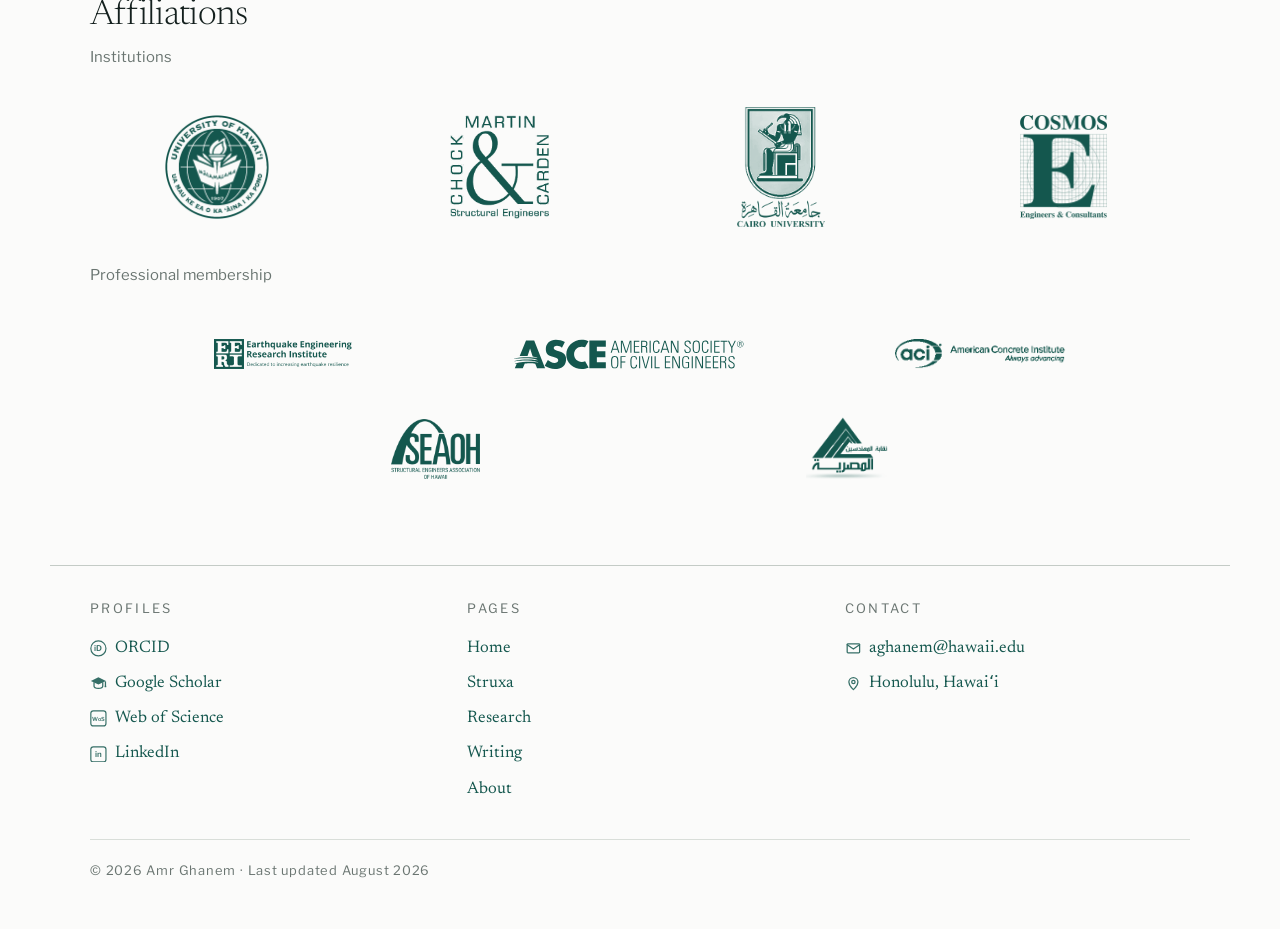
<file: about.html>
<!doctype html>
<html lang="en">
<head>
<meta charset="utf-8">
<meta name="viewport" content="width=device-width, initial-scale=1">
<title>About &mdash; Amr Ghanem</title>
<meta name="description" content="Amr Ghanem, Ph.D. — Research Collaborator at the University of Hawaiʻi at Mānoa and structural designer at Martin, Chock & Carden in Honolulu.">
<meta name="author" content="Amr Ghanem">
<meta name="google-site-verification" content="N7SfwrwoC02l1aEcuYJvm5LP5YG1cOPz4i0i2Lr4dgA">
<meta name="robots" content="index,follow,max-image-preview:large">
<link rel="canonical" href="https://amr-ghanem.github.io/about.html">
<meta property="og:title" content="About &mdash; Amr Ghanem">
<meta property="og:description" content="Amr Ghanem, Ph.D. — Research Collaborator at the University of Hawaiʻi at Mānoa and structural designer at Martin, Chock & Carden in Honolulu.">
<meta property="og:type" content="profile">
<meta property="og:url" content="https://amr-ghanem.github.io/about.html">
<meta name="twitter:card" content="summary_large_image">
<meta name="twitter:title" content="About &mdash; Amr Ghanem">
<meta name="twitter:description" content="Amr Ghanem, Ph.D. — Research Collaborator at the University of Hawaiʻi at Mānoa and structural designer at Martin, Chock & Carden in Honolulu.">
<meta name="twitter:image" content="https://amr-ghanem.github.io/og-card.jpg">
<meta property="og:image" content="https://amr-ghanem.github.io/og-card.jpg">
<meta property="og:image:width" content="1200">
<meta property="og:image:height" content="630">
<meta property="og:site_name" content="Amr Ghanem">
<link rel="icon" href="favicon.ico" sizes="any">
<link rel="icon" type="image/svg+xml" href="icons/icon.svg">
<link rel="apple-touch-icon" href="icons/icon-192.png">
<link rel="manifest" href="site.webmanifest">
<link rel="preconnect" href="https://fonts.googleapis.com"><link rel="preconnect" href="https://fonts.gstatic.com" crossorigin><link rel="stylesheet" href="https://fonts.googleapis.com/css2?family=IBM+Plex+Mono:wght@400;500&family=Libre+Franklin:wght@400;500&family=Newsreader:ital,opsz,wght@0,6..72,200;0,6..72,300;0,6..72,400;0,6..72,500;1,6..72,300&display=swap">
<link rel="stylesheet" href="style.css?v=99e27f3d34">
<script type="application/ld+json">
{
    "@context":  "https://schema.org",
    "@id":  "https://amr-ghanem.github.io/#person",
    "@type":  "Person",
    "name":  "Amr Ghanem",
    "givenName":  "Amr",
    "familyName":  "Ghanem",
    "honorificSuffix":  "Ph.D.",
    "jobTitle":  [
                     "Research Collaborator",
                     "Advanced Structural Designer and Analyst"
                 ],
    "description":  "Amr Ghanem, Ph.D. — structural engineer in Honolulu and author of Struxa, a tool computing multi-hazard fragility surfaces for infrastructure.",
    "email":  "mailto:aghanem@hawaii.edu",
    "url":  "https://amr-ghanem.github.io",
    "image":  {
                  "height":  630,
                  "url":  "https://amr-ghanem.github.io/og-card.jpg",
                  "width":  1200,
                  "@type":  "ImageObject"
              },
    "alternateName":  [
                          "Amr M. Ghanem",
                          "Amr Mohamed Ghanem",
                          "A. Ghanem"
                      ],
    "identifier":  {
                       "value":  "https://orcid.org/0000-0002-1855-5421",
                       "@type":  "PropertyValue",
                       "propertyID":  "ORCID"
                   },
    "worksFor":  [
                     {
                         "name":  "University of Hawaiʻi at Mānoa",
                         "@type":  "Organization",
                         "address":  {
                                         "addressRegion":  "Hawaiʻi",
                                         "addressLocality":  "Honolulu",
                                         "@type":  "PostalAddress",
                                         "addressCountry":  "US"
                                     }
                     },
                     {
                         "name":  "Martin, Chock \u0026 Carden, Inc.",
                         "@type":  "Organization",
                         "address":  {
                                         "addressRegion":  "Hawaiʻi",
                                         "addressLocality":  "Honolulu",
                                         "@type":  "PostalAddress",
                                         "addressCountry":  "US"
                                     }
                     }
                 ],
    "alumniOf":  [
                     {
                         "name":  "University of Hawaiʻi at Mānoa",
                         "@type":  "CollegeOrUniversity"
                     },
                     {
                         "name":  "Cairo University",
                         "@type":  "CollegeOrUniversity"
                     }
                 ],
    "knowsAbout":  [
                       "Nonlinear dynamic analysis",
                       "Fragility analysis",
                       "Finite element analysis",
                       "Pushover analysis",
                       "Time-history analysis",
                       "Structural dynamics",
                       "Seismic",
                       "Tsunami",
                       "Multi-hazard",
                       "ASCE 7",
                       "IBC seismic provisions",
                       "Resilience assessment",
                       "Hazard assessment",
                       "Mitigation planning",
                       "Python",
                       "MATLAB",
                       "Simulink",
                       "Deep learning",
                       "Image processing",
                       "SAP2000",
                       "Zeus-NL",
                       "Autodesk Revit",
                       "Advance Steel",
                       "Navisworks",
                       "AutoCAD",
                       "AISC",
                       "ACI",
                       "Eurocode",
                       "IBC"
                   ],
    "sameAs":  [
                   "https://orcid.org/0000-0002-1855-5421",
                   "https://scholar.google.com/citations?user=Y_kH3ooAAAAJ",
                   "https://www.webofscience.com/wos/author/record/PLC-4161-2026",
                   "https://www.linkedin.com/in/amr-ghanem",
                   "https://www.researchgate.net/profile/Amr-Ghanem",
                   "https://github.com/amr-ghanem",
                   "https://www.wikidata.org/wiki/Q141226716"
               ]
}
</script>
</head>
<body>
<a class="skip" href="#main">Skip to content</a>
<header class="site">
  <a class="wordmark" href="index.html"><strong>Amr Ghanem</strong><span>Ph.D.</span></a>
  <div class="headright">
    <nav><a href="index.html">Home</a><a href="struxa.html">Struxa</a><a href="research.html">Research</a><a href="writing.html">Writing</a><a href="about.html" class="active" aria-current="page">About</a><a href="cv.html">CV</a></nav>
    <div class="hicons">
      <a href="https://orcid.org/0000-0002-1855-5421" rel="noopener noreferrer" title="ORCID" aria-label="ORCID" target="_blank"><svg class="icon" viewBox="0 0 20 20" aria-hidden="true" fill="none" stroke="currentColor" stroke-width="1.4"><circle cx="10" cy="10" r="9" /><text x="10" y="13.6" text-anchor="middle" font-family="Libre Franklin, Segoe UI, sans-serif" font-size="9.5" font-weight="600" letter-spacing="0" fill="currentColor" stroke="none">iD</text></svg></a><a href="https://scholar.google.com/citations?user=Y_kH3ooAAAAJ" rel="noopener noreferrer" title="Google Scholar" aria-label="Google Scholar" target="_blank"><svg class="icon" viewBox="0 0 20 20" aria-hidden="true" fill="none" stroke="currentColor" stroke-width="1.5" stroke-linecap="round" stroke-linejoin="round"><path d="M10 2.6 19 7 10 11.4 1 7z" fill="currentColor" stroke="none"/><path d="M4.8 9v4.1c0 1.6 2.3 2.9 5.2 2.9s5.2-1.3 5.2-2.9V9"/><path d="M18.4 8.1v4.6"/><circle cx="18.4" cy="13.6" r="1.1" fill="currentColor" stroke="none"/></svg></a><a href="https://www.webofscience.com/wos/author/record/PLC-4161-2026" rel="noopener noreferrer" title="Web of Science" aria-label="Web of Science" target="_blank"><svg class="icon" viewBox="0 0 20 20" aria-hidden="true" fill="none" stroke="currentColor" stroke-width="1.4"><rect x="1" y="1" width="18" height="18" rx="3" /><text x="10" y="12.8" text-anchor="middle" font-family="Libre Franklin, Segoe UI, sans-serif" font-size="6.6" font-weight="600" letter-spacing="-.02em" fill="currentColor" stroke="none">WoS</text></svg></a><a href="https://www.linkedin.com/in/amr-ghanem" rel="noopener noreferrer" title="LinkedIn" aria-label="LinkedIn" target="_blank"><svg class="icon" viewBox="0 0 20 20" aria-hidden="true" fill="none" stroke="currentColor" stroke-width="1.4"><rect x="1" y="1" width="18" height="18" rx="3" /><text x="10" y="13.6" text-anchor="middle" font-family="Libre Franklin, Segoe UI, sans-serif" font-size="9.5" font-weight="600" letter-spacing="0" fill="currentColor" stroke="none">in</text></svg></a>
    </div>
  </div>
</header>
<main id="main">
<section class="bio-split">
  <div class="bio">
    <p class="eyebrow">Amr Ghanem &middot; Biography</p>
    <h1>About</h1>
<p>A structural engineer in Honolulu, designing buildings and bridges at Martin, Chock &amp; Carden and researching multi-hazard vulnerability at the University of Hawaiʻi at Mānoa. The two run at the same time, and have since 2023 — not one after the other. Practice sets the questions the research is worth asking; the research decides what practice can be confident about.</p><p>The route here started at Cairo University: civil engineering, finished with honours in 2016, then a master’s in 2019 on the seismic behaviour of eccentrically braced steel frames. Running alongside it were three years at a Cairo consultancy — steel structures designed to AISC and Eurocode, value engineering to take material out without taking safety with it, and BIM coordination across design, change management and risk. The doctorate brought the move to Hawaiʻi in 2019.</p><p>Hawaiʻi changed the question. Seismic and tsunami demand here is not an abstraction to be checked once at the end; it is the constraint a design is organised around from the first sketch. The research came out of that setting, and goes back into it.</p><p>The practice work is buildings and bridges from the foundations up — load capacity, structural behaviour, and the drawings that carry a design into construction. It is also the structures already standing: site visits, and condition assessments that set down what was found, why it happened, and what it will take to put right. And it is staying with a design while it is built, through shop drawing review and the questions that come back from the field.</p><p>The research is Struxa, a multi-hazard assessment tool. The hazard enters as an input rather than a built-in assumption, so it can be varied alongside the structural parameters. The answer is a surface rather than a curve, and a resilience index rather than a pass or a fail — which is what turns a set of probabilities into a retrofit priority.</p><p>Teaching has meant 111 undergraduate enrollments across four sections as instructor of record in Mechanics of Materials and its laboratory, and graduate and undergraduate researchers mentored in the structures lab.</p>
<p>Two of the ideas left the lab. <strong><a href="https://pace.shidler.hawaii.edu/bic/2021-challenge/" rel="noopener noreferrer" target="_blank">Model-C</a></strong>, infrastructure simulation and optimisation technology, took first in the UH Breakthrough Innovation Challenge in 2021; <strong><a href="https://www.hawaii.edu/news/2022/04/30/uh-venture-competition-goall/" rel="noopener noreferrer" target="_blank">Resesio</a></strong>, an automated optimisation model for the construction design process, took second in the UH Venture Competition in 2022.</p>
    <p class="biocta"><a class="btn" href="struxa.html">About Struxa</a><a class="btn ghost" href="cv.html">Full curriculum vitae</a></p>
  </div>
  <figure class="bio-portrait"><img class="portrait" src="headshot.jpg" alt="Amr Ghanem" width="320" height="400"></figure>
</section>
<section>
  <h2 class="rule">Affiliations</h2>
  <p class="rl">Institutions</p>
<ul class="logowall bare nolabels" style="--lw-n:4;--lw-per-row:4"><li class="lw"><a href="https://www.hawaii.edu/" class="lw-a" title="University of Hawaiʻi at Mānoa" rel="noopener noreferrer" target="_blank"><span class="lw-mark lw-sq" style="--lw-mask:url('logos/uh-seal-mask.png')"><img class="lw-art lw-solo lw-sq" src="logos/uh-seal.svg" alt="University of Hawaiʻi at Mānoa" loading="lazy" decoding="async"></span><span class="lw-note">Research Collaborator</span></a></li><li class="lw"><a href="https://www.martinchockcarden.com/" class="lw-a" title="Martin, Chock &amp; Carden, Inc." rel="noopener noreferrer" target="_blank"><span class="lw-mark lw-sq" style="--lw-mask:url('logos/mcc.png')"><picture><source srcset="logos/mcc-dark.png" media="(prefers-color-scheme: dark)"><img class="lw-art lw-solo lw-sq" src="logos/mcc.png" alt="Martin, Chock &amp; Carden, Inc." loading="lazy" decoding="async"></picture></span><span class="lw-note">Structural design and analysis</span></a></li><li class="lw"><a href="https://cu.edu.eg/" class="lw-a" title="Cairo University" rel="noopener noreferrer" target="_blank"><span class="lw-mark lw-sq" style="--lw-mask:url('logos/cairo-mask.png');--lw-scale:1.15"><picture><source srcset="logos/cairo-dark.png" media="(prefers-color-scheme: dark)"><img class="lw-art lw-solo lw-sq" src="logos/cairo.png" alt="Cairo University" loading="lazy" decoding="async"></picture></span><span class="lw-note">B.Sc. and M.Sc., Structural Engineering</span></a></li><li class="lw"><a href="https://cosmos-eng.com/" class="lw-a" title="Cosmos-E Engineers &amp; Consultants" rel="noopener noreferrer" target="_blank"><span class="lw-mark lw-sq" style="--lw-mask:url('logos/cosmos.png')"><picture><source srcset="logos/cosmos-dark.png" media="(prefers-color-scheme: dark)"><img class="lw-art lw-solo lw-sq" src="logos/cosmos.png" alt="Cosmos-E Engineers &amp; Consultants" loading="lazy" decoding="async"></picture></span><span class="lw-note">Structural design and BIM, 2016-2019</span></a></li></ul>
  <p class="rl affil-gap">Professional membership</p>
<ul class="logowall bare nolabels lw-flow" style="--lw-n:5;--lw-per-row:3"><li class="lw"><a href="https://www.eeri.org/" class="lw-a" title="Earthquake Engineering Research Institute" rel="noopener noreferrer" target="_blank"><span class="lw-mark" style="--lw-mask:url('logos/eeri-mask.png')"><picture><source srcset="logos/eeri-dark.png" media="(prefers-color-scheme: dark)"><img class="lw-art lw-solo" src="logos/eeri.png" alt="Earthquake Engineering Research Institute" loading="lazy" decoding="async"></picture></span><span class="lw-note">Member</span></a></li><li class="lw"><a href="https://www.asce.org/" class="lw-a" title="American Society of Civil Engineers — Structural Engineering Institute" rel="noopener noreferrer" target="_blank"><span class="lw-mark" style="--lw-mask:url('logos/asce-sei.svg')"><picture><source srcset="logos/asce-sei-dark.svg" media="(prefers-color-scheme: dark)"><img class="lw-art lw-solo" src="logos/asce-sei.svg" alt="American Society of Civil Engineers — Structural Engineering Institute" loading="lazy" decoding="async"></picture></span><span class="lw-note">Member</span></a></li><li class="lw"><a href="https://www.concrete.org/" class="lw-a" title="American Concrete Institute" rel="noopener noreferrer" target="_blank"><span class="lw-mark" style="--lw-mask:url('logos/aci-mask.png')"><picture><source srcset="logos/aci-dark.png" media="(prefers-color-scheme: dark)"><img class="lw-art lw-solo" src="logos/aci.png" alt="American Concrete Institute" loading="lazy" decoding="async"></picture></span><span class="lw-note">Member</span></a></li><li class="lw-break" aria-hidden="true"></li><li class="lw"><a href="https://www.seaoh.org/" class="lw-a" title="Structural Engineers Association of Hawaii" rel="noopener noreferrer" target="_blank"><span class="lw-mark lw-sq" style="--lw-mask:url('logos/seaoh.png')"><picture><source srcset="logos/seaoh-dark.png" media="(prefers-color-scheme: dark)"><img class="lw-art lw-solo lw-sq" src="logos/seaoh.png" alt="Structural Engineers Association of Hawaii" loading="lazy" decoding="async"></picture></span><span class="lw-note">Member</span></a></li><li class="lw"><a href="https://eea.org.eg/" class="lw-a" title="Egyptian Engineers Syndicate" rel="noopener noreferrer" target="_blank"><span class="lw-mark lw-sq" style="--lw-mask:url('logos/ees.png');--lw-scale:1.06"><picture><source srcset="logos/ees-dark.png" media="(prefers-color-scheme: dark)"><img class="lw-art lw-solo lw-sq" src="logos/ees.png" alt="Egyptian Engineers Syndicate" loading="lazy" decoding="async"></picture></span><span class="lw-note">Member</span></a></li></ul>
</section>
</main>
<footer class="site">
  <div class="fcols">
    <div>
      <p class="flab">Profiles</p>
      <a href="https://orcid.org/0000-0002-1855-5421" rel="noopener noreferrer" target="_blank"><svg class="icon" viewBox="0 0 20 20" aria-hidden="true" fill="none" stroke="currentColor" stroke-width="1.4"><circle cx="10" cy="10" r="9" /><text x="10" y="13.6" text-anchor="middle" font-family="Libre Franklin, Segoe UI, sans-serif" font-size="9.5" font-weight="600" letter-spacing="0" fill="currentColor" stroke="none">iD</text></svg>ORCID</a><a href="https://scholar.google.com/citations?user=Y_kH3ooAAAAJ" rel="noopener noreferrer" target="_blank"><svg class="icon" viewBox="0 0 20 20" aria-hidden="true" fill="none" stroke="currentColor" stroke-width="1.5" stroke-linecap="round" stroke-linejoin="round"><path d="M10 2.6 19 7 10 11.4 1 7z" fill="currentColor" stroke="none"/><path d="M4.8 9v4.1c0 1.6 2.3 2.9 5.2 2.9s5.2-1.3 5.2-2.9V9"/><path d="M18.4 8.1v4.6"/><circle cx="18.4" cy="13.6" r="1.1" fill="currentColor" stroke="none"/></svg>Google Scholar</a><a href="https://www.webofscience.com/wos/author/record/PLC-4161-2026" rel="noopener noreferrer" target="_blank"><svg class="icon" viewBox="0 0 20 20" aria-hidden="true" fill="none" stroke="currentColor" stroke-width="1.4"><rect x="1" y="1" width="18" height="18" rx="3" /><text x="10" y="12.8" text-anchor="middle" font-family="Libre Franklin, Segoe UI, sans-serif" font-size="6.6" font-weight="600" letter-spacing="-.02em" fill="currentColor" stroke="none">WoS</text></svg>Web of Science</a><a href="https://www.linkedin.com/in/amr-ghanem" rel="noopener noreferrer" target="_blank"><svg class="icon" viewBox="0 0 20 20" aria-hidden="true" fill="none" stroke="currentColor" stroke-width="1.4"><rect x="1" y="1" width="18" height="18" rx="3" /><text x="10" y="13.6" text-anchor="middle" font-family="Libre Franklin, Segoe UI, sans-serif" font-size="9.5" font-weight="600" letter-spacing="0" fill="currentColor" stroke="none">in</text></svg>LinkedIn</a>
    </div>
    <div>
      <p class="flab">Pages</p>
      <a href="index.html">Home</a>
      <a href="struxa.html">Struxa</a>
      <a href="research.html">Research</a><a href="writing.html">Writing</a>
      <a href="about.html">About</a>
    </div>
    <div>
      <p class="flab">Contact</p>
      <a href="mailto:aghanem@hawaii.edu"><svg class="icon" viewBox="0 0 20 20" aria-hidden="true" fill="none" stroke="currentColor" stroke-width="1.5" stroke-linecap="round" stroke-linejoin="round"><rect x="2.6" y="4.6" width="14.8" height="10.8" rx="1"/><path d="m2.6 5.6 7.4 5.2 7.4-5.2"/></svg>aghanem@hawaii.edu</a>
      <p class="fplain"><a href="https://www.google.com/maps/place/Honolulu%2C%20Hawai%CA%BBi"  rel="noopener noreferrer" target="_blank"><svg class="icon" viewBox="0 0 20 20" aria-hidden="true" fill="none" stroke="currentColor" stroke-width="1.5" stroke-linecap="round" stroke-linejoin="round"><path d="M10 17.4s5.4-5 5.4-9a5.4 5.4 0 1 0-10.8 0c0 4 5.4 9 5.4 9z"/><circle cx="10" cy="8.4" r="2"/></svg>Honolulu, Hawaiʻi</a></p>
    </div>
  </div>
  <div class="footbar">
    <p class="colophon">&copy; 2026 Amr Ghanem &middot; Last updated August 2026</p>
  </div>
</footer>

<script>
// One handler for every [data-share] control on the site. The button ships
// hidden and is only revealed where the clipboard API exists, so it is never a
// control that does nothing when pressed.
(function(){
  var btns = [].slice.call(document.querySelectorAll('[data-share]'));
  if (!btns.length) return;
  if (!navigator.clipboard || !navigator.clipboard.writeText) return;
  btns.forEach(function(b){
    if (b.parentNode) b.parentNode.hidden = false;
    var lab = b.querySelector('span'), t = null, was = lab ? lab.textContent : '';
    b.addEventListener('click', function(){
      navigator.clipboard.writeText(location.href).then(function(){
        if (!lab) return;
        lab.textContent = 'Link copied';
        if (t) clearTimeout(t);
        t = setTimeout(function(){ lab.textContent = was; }, 2000);
      }, function(){ if (lab) lab.textContent = 'Copy failed'; });
    });
  });
})();
(function(){
  // Progressive enhancement: nothing carries .reveal in the HTML, so if this
  // never runs the page is simply fully visible. Also a no-op under
  // prefers-reduced-motion.
  var rm = window.matchMedia && window.matchMedia('(prefers-reduced-motion: reduce)').matches;
  if (rm || !('IntersectionObserver' in window)) return;
  // Cast a wide net, then keep only the innermost blocks. An explicit list of
  // selectors always misses something and the coverage looks arbitrary; this
  // way every content block on every page animates, and nothing animates
  // inside something else that is also animating (which would compound the two
  // opacities and read as a flicker).
  var SEL = [
    'main > section > *', 'main > div > *',
    '.hero-text > *', '.pagehead-text > *', '.exp-intro > *', '.exp-panel', '.engine',
    '.chapter', '.xcard', '.hstep', '.work', '.entry', '.pub', '.post',
    '.pubgroup-head', '.recog li', '.creds li', '.svc li',
    '.funders li', '.roles li', '.stats > div', '.herostats > div',
    'main figure'
  ].join(',');

  var cand = [].slice.call(document.querySelectorAll(SEL));
  // keep leaves: drop any candidate that contains another candidate
  var t = cand.filter(function(el){
    for (var q=0;q<cand.length;q++) if (cand[q] !== el && el.contains(cand[q])) return false;
    return true;
  });
  if (!t.length) return;

  // stagger siblings so a group cascades rather than appearing all at once
  var counts = new Map();
  for (var i=0;i<t.length;i++) {
    var el = t[i], p = el.parentNode;
    var n = (counts.get(p) || 0); counts.set(p, n+1);
    if (n) el.style.transitionDelay = Math.min(n*50, 300) + 'ms';
    el.classList.add('reveal');
  }
  var io = new IntersectionObserver(function(es){
    es.forEach(function(e){ if(!e.isIntersecting) return; e.target.classList.add('seen'); io.unobserve(e.target); });
  }, {rootMargin:'0px 0px -8% 0px', threshold:0.06});
  for (var j=0;j<t.length;j++) io.observe(t[j]);
  // Strip the class outright rather than adding .seen: .seen still relies on a
  // transition running to completion, and in a throttled or non-compositing
  // context that transition can stall at opacity 0, leaving text invisible.
  // Removing .reveal drops the initial state entirely - instantly readable.
  // Crucially this is scoped to what is ON SCREEN. The earlier version rescued
  // the entire document after a fixed delay, which meant every section below
  // the fold was already revealed long before the reader scrolled to it - the
  // scroll reveal effectively never ran. Blocks further down keep waiting.
  function rescueInView(){
    var vh = window.innerHeight;
    for (var k=0;k<t.length;k++){
      var el = t[k];
      if (!el.classList.contains('reveal') || el.classList.contains('seen')) continue;
      var r = el.getBoundingClientRect();
      if (r.top < vh && r.bottom > 0){ el.style.transitionDelay=''; el.classList.remove('reveal'); }
    }
  }
  // Above-the-fold blocks: reveal on load, but only AFTER the browser has
  // painted the hidden state once. Adding .reveal and .seen inside the same
  // frame gives the engine no start value to interpolate from, so the content
  // simply popped in with no transition at all - which is what happened on the
  // home page. Two nested frames guarantee a paint in between.
  requestAnimationFrame(function(){
    requestAnimationFrame(function(){
      for (var k=0;k<t.length;k++)
        if (t[k].getBoundingClientRect().top < window.innerHeight) t[k].classList.add('seen');
    });
  });
  // Safety net: hidden tabs, prerender, or any environment where the observer
  // does not fire would otherwise leave content stuck at opacity 0. Content
  // being visible always wins over the animation - but only for content the
  // reader has actually reached.
  setTimeout(rescueInView, 2500);
  // Printing is not scrolling: nothing below the fold has been revealed, and a
  // print snapshot of opacity 0 is a blank page. Clear every pending reveal
  // before the dialog opens, whichever way the reader got there - the CV
  // button, Ctrl+P, or Save as PDF.
  // The screen keeps its reveals exactly as they were: whatever is cleared for
  // the dialog is put back the moment it closes.
  var parked = [];
  function revealAllForPrint(){
    parked = [];
    for (var k=0;k<t.length;k++){
      if (!t[k].classList.contains('reveal')) continue;
      parked.push([t[k], t[k].style.transitionDelay]);
      t[k].style.transitionDelay = '';
      t[k].classList.remove('reveal');
    }
  }
  function restoreAfterPrint(){
    for (var k=0;k<parked.length;k++){
      parked[k][0].classList.add('reveal');
      parked[k][0].style.transitionDelay = parked[k][1];
    }
    parked = [];
  }
  window.addEventListener('beforeprint', revealAllForPrint);
  window.addEventListener('afterprint', restoreAfterPrint);
  if (window.matchMedia) {
    var mqPrint = window.matchMedia('print');
    var onPrint = function(e){ if (e.matches) revealAllForPrint(); else restoreAfterPrint(); };
    if (mqPrint.addEventListener) mqPrint.addEventListener('change', onPrint);
    else if (mqPrint.addListener) mqPrint.addListener(onPrint);
  }
  document.addEventListener('visibilitychange', function(){
    if (!document.hidden) setTimeout(rescueInView, 400);
  });

  // A scroll-driven mirror of the observer. If IntersectionObserver is present
  // but throttled into never firing, this still brings each section in as it is
  // reached - and unlike the old blanket rescue it animates rather than snaps.
  var tick = null;
  window.addEventListener('scroll', function(){
    if (tick) return;
    tick = setTimeout(function(){
      tick = null;
      var vh = window.innerHeight;
      for (var k=0;k<t.length;k++){
        var el = t[k];
        if (!el.classList.contains('reveal') || el.classList.contains('seen')) continue;
        var r = el.getBoundingClientRect();
        if (r.top < vh*0.94 && r.bottom > 0) el.classList.add('seen');
      }
    }, 140);
  }, {passive:true});
})();
</script>
</body>
</html>
</file>
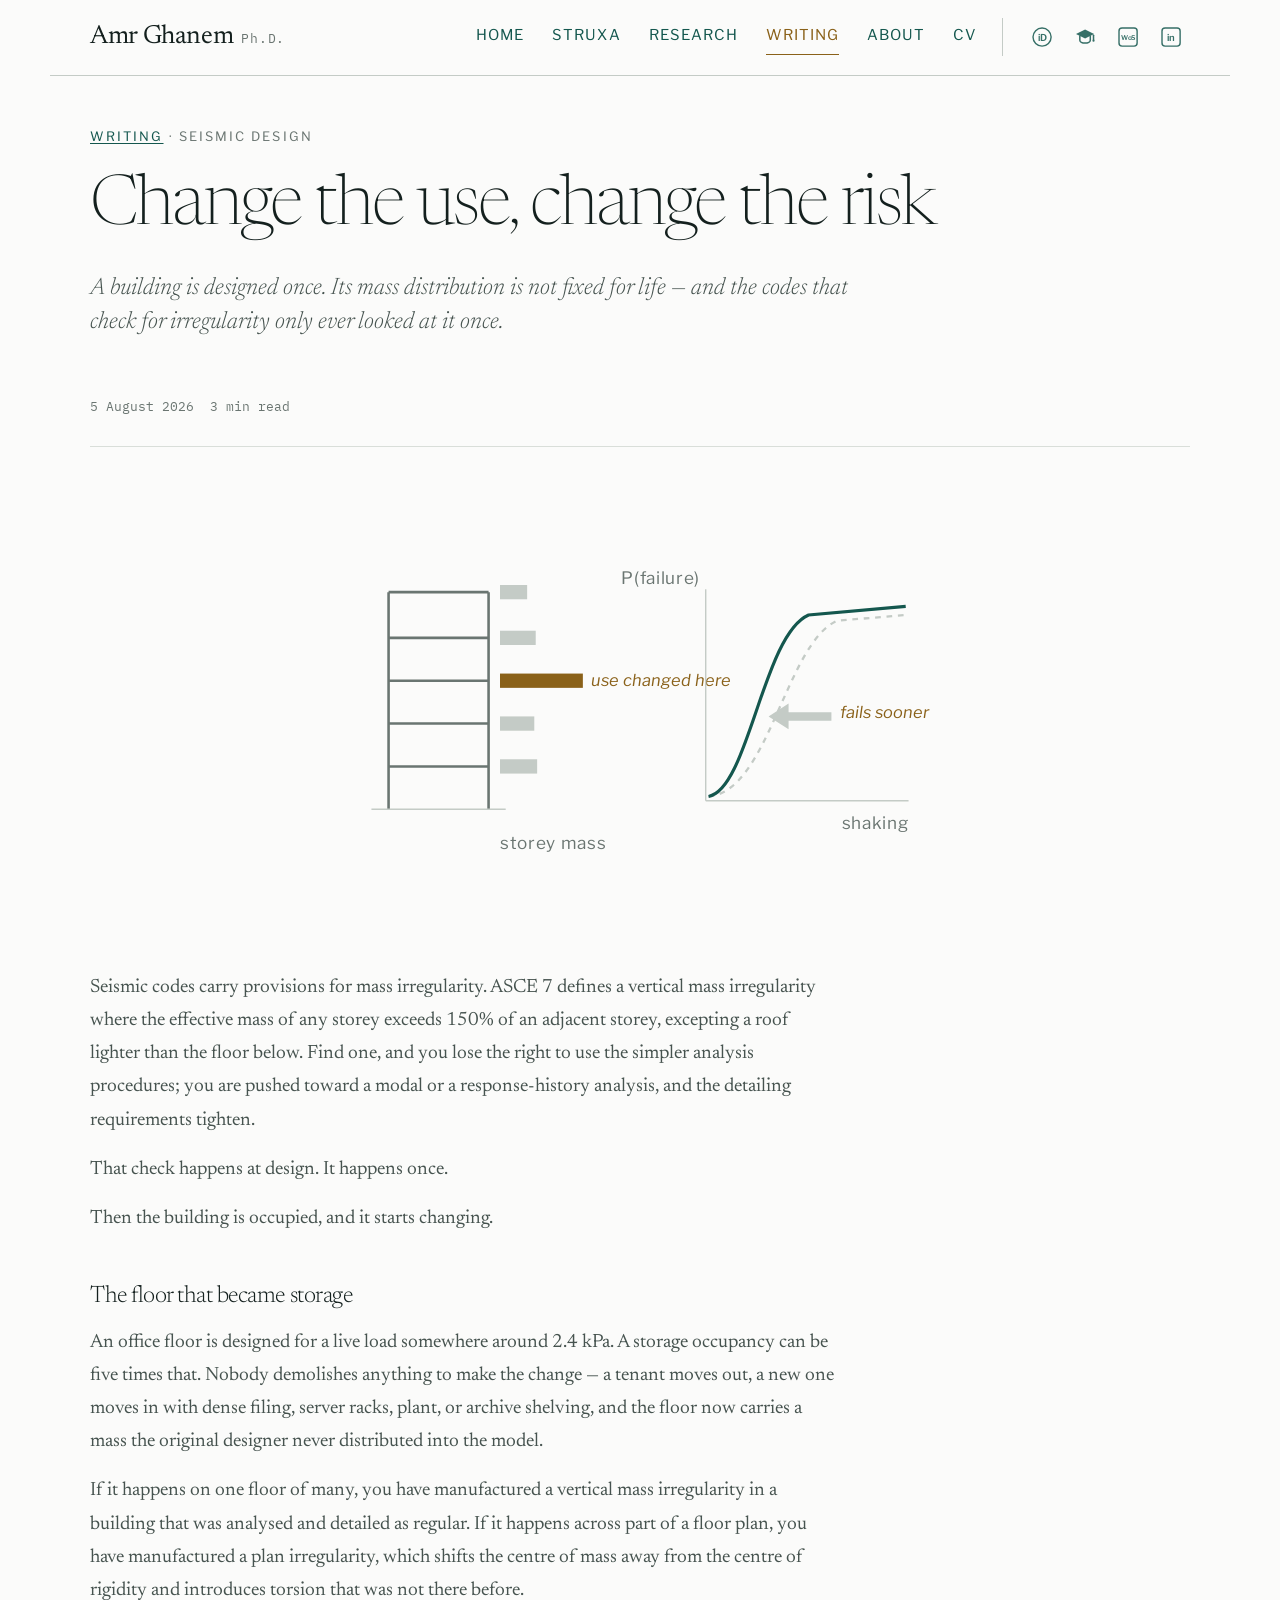
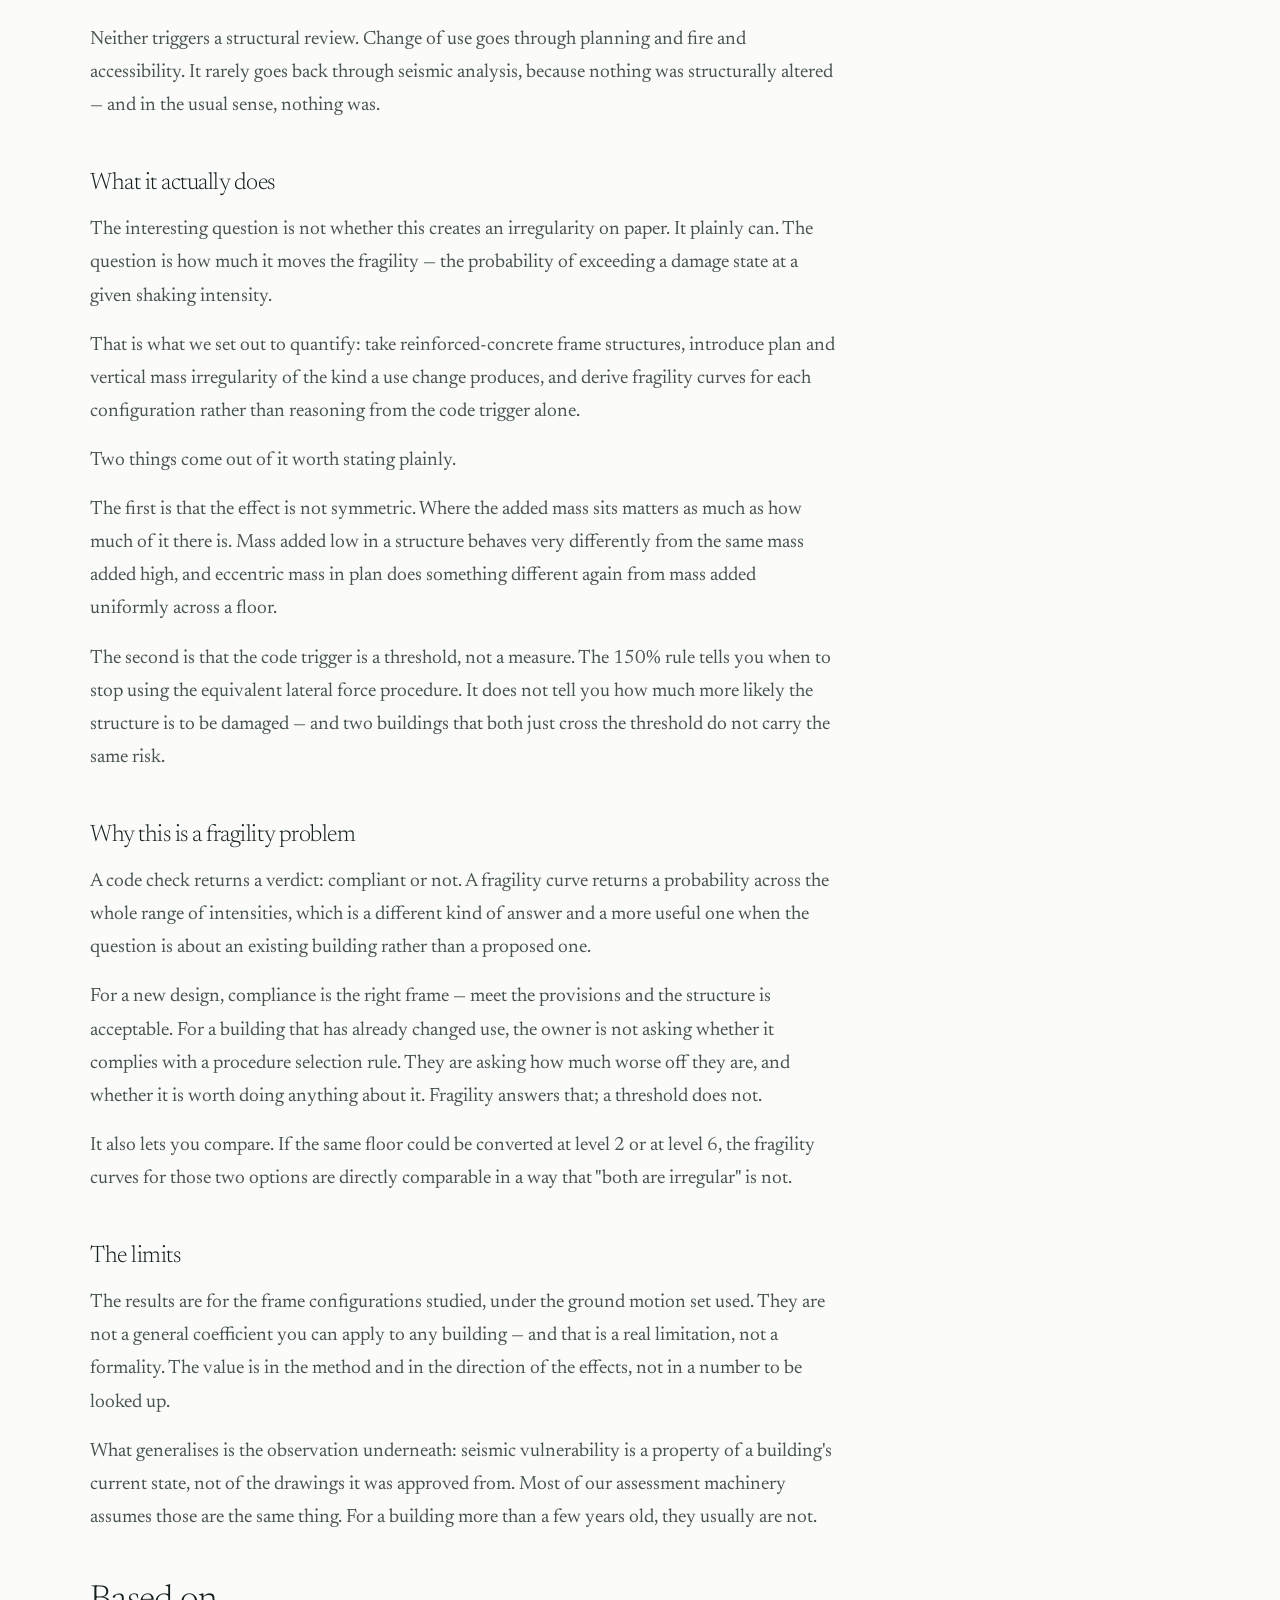
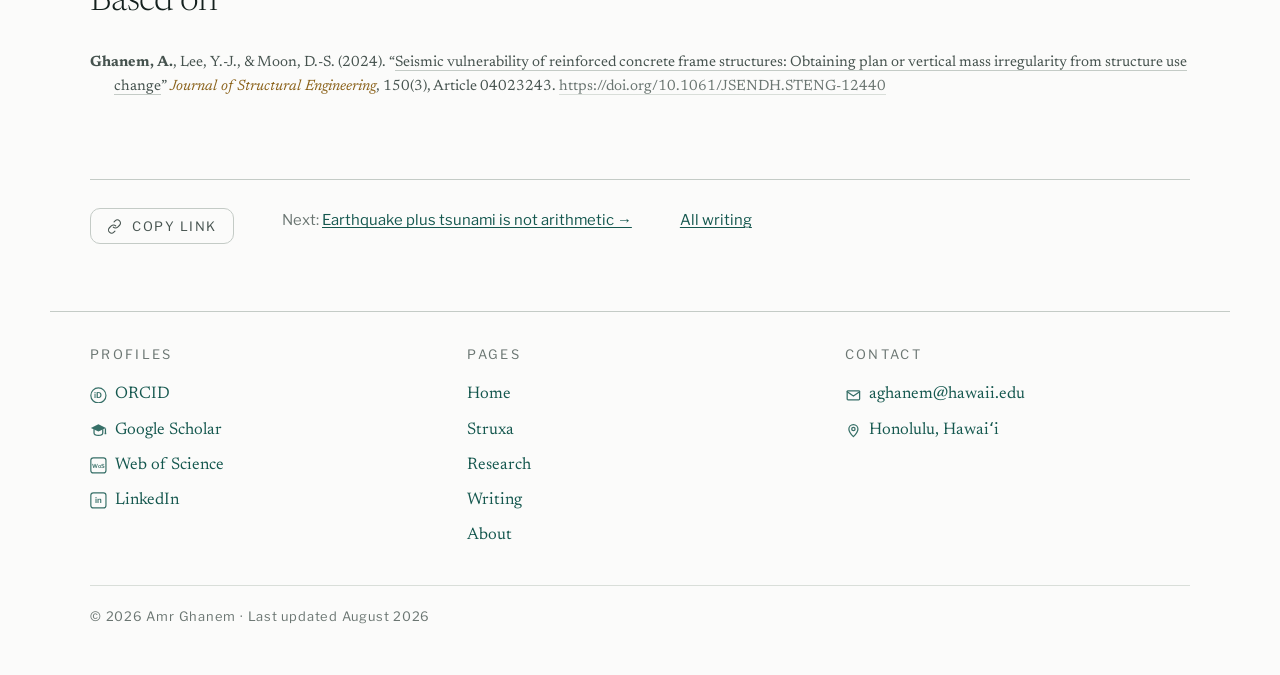
<file: change-the-use-change-the-risk.html>
<!doctype html>
<html lang="en">
<head>
<meta charset="utf-8">
<meta name="viewport" content="width=device-width, initial-scale=1">
<title>Change the use, change the risk &mdash; Amr Ghanem</title>
<meta name="description" content="A building is designed once. Its mass distribution is not fixed for life — and the codes that check for irregularity only ever looked at it once.">
<meta name="author" content="Amr Ghanem">
<meta name="google-site-verification" content="N7SfwrwoC02l1aEcuYJvm5LP5YG1cOPz4i0i2Lr4dgA">
<meta name="robots" content="index,follow,max-image-preview:large">
<link rel="canonical" href="https://amr-ghanem.github.io/change-the-use-change-the-risk.html">
<meta property="og:title" content="Change the use, change the risk &mdash; Amr Ghanem">
<meta property="og:description" content="A building is designed once. Its mass distribution is not fixed for life — and the codes that check for irregularity only ever looked at it once.">
<meta property="og:type" content="profile">
<meta property="og:url" content="https://amr-ghanem.github.io/change-the-use-change-the-risk.html">
<meta name="twitter:card" content="summary_large_image">
<meta name="twitter:title" content="Change the use, change the risk &mdash; Amr Ghanem">
<meta name="twitter:description" content="A building is designed once. Its mass distribution is not fixed for life — and the codes that check for irregularity only ever looked at it once.">
<meta name="twitter:image" content="https://amr-ghanem.github.io/og-card.jpg">
<meta property="og:image" content="https://amr-ghanem.github.io/og-card.jpg">
<meta property="og:image:width" content="1200">
<meta property="og:image:height" content="630">
<meta property="og:site_name" content="Amr Ghanem">
<link rel="icon" href="favicon.ico" sizes="any">
<link rel="icon" type="image/svg+xml" href="icons/icon.svg">
<link rel="apple-touch-icon" href="icons/icon-192.png">
<link rel="manifest" href="site.webmanifest">
<link rel="preconnect" href="https://fonts.googleapis.com"><link rel="preconnect" href="https://fonts.gstatic.com" crossorigin><link rel="stylesheet" href="https://fonts.googleapis.com/css2?family=IBM+Plex+Mono:wght@400;500&family=Libre+Franklin:wght@400;500&family=Newsreader:ital,opsz,wght@0,6..72,200;0,6..72,300;0,6..72,400;0,6..72,500;1,6..72,300&display=swap">
<link rel="stylesheet" href="style.css?v=99e27f3d34">
<script type="application/ld+json">
{"inLanguage":"en","datePublished":"2026-08-05","description":"A building is designed once. Its mass distribution is not fixed for life — and the codes that check for irregularity only ever looked at it once.","@type":"BlogPosting","dateModified":"2026-08-05","headline":"Change the use, change the risk","author":{"url":"https://amr-ghanem.github.io","name":"Amr Ghanem","@type":"Person","sameAs":["https://orcid.org/0000-0002-1855-5421","https://scholar.google.com/citations?user=Y_kH3ooAAAAJ","https://www.webofscience.com/wos/author/record/PLC-4161-2026","https://www.linkedin.com/in/amr-ghanem","https://www.researchgate.net/profile/Amr-Ghanem","https://openalex.org/works?filter=author.orcid:0000-0002-1855-5421","https://github.com/amr-ghanem"]},"@context":"https://schema.org","mainEntityOfPage":{"@type":"WebPage","@id":"https://amr-ghanem.github.io/change-the-use-change-the-risk.html"},"publisher":{"name":"Amr Ghanem","@type":"Person"},"wordCount":766}
</script>
</head>
<body>
<a class="skip" href="#main">Skip to content</a>
<header class="site">
  <a class="wordmark" href="index.html"><strong>Amr Ghanem</strong><span>Ph.D.</span></a>
  <div class="headright">
    <nav><a href="index.html">Home</a><a href="struxa.html">Struxa</a><a href="research.html">Research</a><a href="writing.html" class="active" aria-current="page">Writing</a><a href="about.html">About</a><a href="cv.html">CV</a></nav>
    <div class="hicons">
      <a href="https://orcid.org/0000-0002-1855-5421" rel="noopener noreferrer" title="ORCID" aria-label="ORCID" target="_blank"><svg class="icon" viewBox="0 0 20 20" aria-hidden="true" fill="none" stroke="currentColor" stroke-width="1.4"><circle cx="10" cy="10" r="9" /><text x="10" y="13.6" text-anchor="middle" font-family="Libre Franklin, Segoe UI, sans-serif" font-size="9.5" font-weight="600" letter-spacing="0" fill="currentColor" stroke="none">iD</text></svg></a><a href="https://scholar.google.com/citations?user=Y_kH3ooAAAAJ" rel="noopener noreferrer" title="Google Scholar" aria-label="Google Scholar" target="_blank"><svg class="icon" viewBox="0 0 20 20" aria-hidden="true" fill="none" stroke="currentColor" stroke-width="1.5" stroke-linecap="round" stroke-linejoin="round"><path d="M10 2.6 19 7 10 11.4 1 7z" fill="currentColor" stroke="none"/><path d="M4.8 9v4.1c0 1.6 2.3 2.9 5.2 2.9s5.2-1.3 5.2-2.9V9"/><path d="M18.4 8.1v4.6"/><circle cx="18.4" cy="13.6" r="1.1" fill="currentColor" stroke="none"/></svg></a><a href="https://www.webofscience.com/wos/author/record/PLC-4161-2026" rel="noopener noreferrer" title="Web of Science" aria-label="Web of Science" target="_blank"><svg class="icon" viewBox="0 0 20 20" aria-hidden="true" fill="none" stroke="currentColor" stroke-width="1.4"><rect x="1" y="1" width="18" height="18" rx="3" /><text x="10" y="12.8" text-anchor="middle" font-family="Libre Franklin, Segoe UI, sans-serif" font-size="6.6" font-weight="600" letter-spacing="-.02em" fill="currentColor" stroke="none">WoS</text></svg></a><a href="https://www.linkedin.com/in/amr-ghanem" rel="noopener noreferrer" title="LinkedIn" aria-label="LinkedIn" target="_blank"><svg class="icon" viewBox="0 0 20 20" aria-hidden="true" fill="none" stroke="currentColor" stroke-width="1.4"><rect x="1" y="1" width="18" height="18" rx="3" /><text x="10" y="13.6" text-anchor="middle" font-family="Libre Franklin, Segoe UI, sans-serif" font-size="9.5" font-weight="600" letter-spacing="0" fill="currentColor" stroke="none">in</text></svg></a>
    </div>
  </div>
</header>
<main id="main">
<article class="postpage">
  <section class="pagehead">
    <p class="eyebrow"><a href="writing.html">Writing</a> &middot; Seismic design</p>
    <h1>Change the use, change the risk</h1>
    <p class="lede">A building is designed once. Its mass distribution is not fixed for life — and the codes that check for irregularity only ever looked at it once.</p>
    <p class="meta"><time class="when" datetime="2026-08-05">5 August 2026</time><span class="when">3 min read</span></p>
  </section>

  <figure class="postfig art"><svg class="figsvg use-fig" viewBox="0 0 420 300" role="img" aria-label="A building elevation with the mass of each storey drawn beside it, one storey far heavier after a change of use, and the fragility curve shifting so the same building fails at lower shaking" xmlns="http://www.w3.org/2000/svg">  <g class="sframe">
    <path d="M34 220 v-152 M104 220 v-152"/>
    <path d="M34 190 h70 M34 160 h70 M34 130 h70 M34 100 h70 M34 68 h70"/>
    <path class="sground" d="M22 220 h94"/>
  </g>
  <rect class="ubar" x="112" y="185" width="26" height="10"/>
  <rect class="ubar" x="112" y="155" width="24" height="10"/>
  <rect class="ubar hot" x="112" y="125" width="58" height="10"/>
  <rect class="ubar" x="112" y="95" width="25" height="10"/>
  <rect class="ubar" x="112" y="63" width="19" height="10"/>
  <text class="pnote acc" x="176" y="134">use changed here</text>
  <text class="plab" x="112" y="248">storey mass</text>
  <g class="mplot">
    <line class="faxis" x1="256" y1="214" x2="398" y2="214"/>
    <line class="faxis" x1="256" y1="214" x2="256" y2="66"/>
    <path class="mcurve dim" d="M258 211 C 300 208, 312 104, 348 88 L396 84"/>
    <path class="mcurve" d="M258 211 C 286 206, 296 98, 328 84 L396 78"/>
    <path class="barrow" d="M344 152 h-30 l0-6 -14 9 14 9 0-6 h30 z"/>
    <text class="pnote acc" x="350" y="156">fails sooner</text>
    <text class="plab" x="398" y="234" text-anchor="end">shaking</text>
    <text class="plab" x="252" y="62" text-anchor="end">P(failure)</text>
  </g></svg></figure>
  <div class="prose">
<p>Seismic codes carry provisions for mass irregularity. ASCE 7 defines a vertical mass irregularity where the effective mass of any storey exceeds 150% of an adjacent storey, excepting a roof lighter than the floor below. Find one, and you lose the right to use the simpler analysis procedures; you are pushed toward a modal or a response-history analysis, and the detailing requirements tighten.</p>
<p>That check happens at design. It happens once.</p>
<p>Then the building is occupied, and it starts changing.</p>
<h2 class="rule">The floor that became storage</h2>
<p>An office floor is designed for a live load somewhere around 2.4 kPa. A storage occupancy can be five times that. Nobody demolishes anything to make the change — a tenant moves out, a new one moves in with dense filing, server racks, plant, or archive shelving, and the floor now carries a mass the original designer never distributed into the model.</p>
<p>If it happens on one floor of many, you have manufactured a vertical mass irregularity in a building that was analysed and detailed as regular. If it happens across part of a floor plan, you have manufactured a plan irregularity, which shifts the centre of mass away from the centre of rigidity and introduces torsion that was not there before.</p>
<p>Neither triggers a structural review. Change of use goes through planning and fire and accessibility. It rarely goes back through seismic analysis, because nothing was structurally altered — and in the usual sense, nothing was.</p>
<h2 class="rule">What it actually does</h2>
<p>The interesting question is not whether this creates an irregularity on paper. It plainly can. The question is how much it moves the fragility — the probability of exceeding a damage state at a given shaking intensity.</p>
<p>That is what we set out to quantify: take reinforced-concrete frame structures, introduce plan and vertical mass irregularity of the kind a use change produces, and derive fragility curves for each configuration rather than reasoning from the code trigger alone.</p>
<p>Two things come out of it worth stating plainly.</p>
<p>The first is that the effect is not symmetric. Where the added mass sits matters as much as how much of it there is. Mass added low in a structure behaves very differently from the same mass added high, and eccentric mass in plan does something different again from mass added uniformly across a floor.</p>
<p>The second is that the code trigger is a threshold, not a measure. The 150% rule tells you when to stop using the equivalent lateral force procedure. It does not tell you how much more likely the structure is to be damaged — and two buildings that both just cross the threshold do not carry the same risk.</p>
<h2 class="rule">Why this is a fragility problem</h2>
<p>A code check returns a verdict: compliant or not. A fragility curve returns a probability across the whole range of intensities, which is a different kind of answer and a more useful one when the question is about an existing building rather than a proposed one.</p>
<p>For a new design, compliance is the right frame — meet the provisions and the structure is acceptable. For a building that has already changed use, the owner is not asking whether it complies with a procedure selection rule. They are asking how much worse off they are, and whether it is worth doing anything about it. Fragility answers that; a threshold does not.</p>
<p>It also lets you compare. If the same floor could be converted at level 2 or at level 6, the fragility curves for those two options are directly comparable in a way that &quot;both are irregular&quot; is not.</p>
<h2 class="rule">The limits</h2>
<p>The results are for the frame configurations studied, under the ground motion set used. They are not a general coefficient you can apply to any building — and that is a real limitation, not a formality. The value is in the method and in the direction of the effects, not in a number to be looked up.</p>
<p>What generalises is the observation underneath: seismic vulnerability is a property of a building's current state, not of the drawings it was approved from. Most of our assessment machinery assumes those are the same thing. For a building more than a few years old, they usually are not.</p>
  </div>


  <section class="postsources">
    <h2 class="rule">Based on</h2>
    <ul class="reflist">
    <li><strong>Ghanem, A.</strong>, Lee, Y.-J., &amp; Moon, D.-S. (2024). &ldquo;<a href="https://doi.org/10.1061/JSENDH.STENG-12440" rel="noopener noreferrer" target="_blank">Seismic vulnerability of reinforced concrete frame structures: Obtaining plan or vertical mass irregularity from structure use change</a>&rdquo; <em class="venue">Journal of Structural Engineering</em>, 150(3), Article 04023243. <a href="https://doi.org/10.1061/JSENDH.STENG-12440" class="srcdoi" rel="noopener noreferrer" target="_blank">https://doi.org/10.1061/JSENDH.STENG-12440</a></li>
    </ul>
  </section>  <section class="postfoot">
    <div class="postshare" hidden><button type="button" class="sharebtn" data-share><svg viewBox="0 0 24 24" aria-hidden="true" fill="none" stroke="currentColor" stroke-width="1.7" stroke-linecap="round" stroke-linejoin="round"><path d="M10 13a5 5 0 0 0 7.1 0l3-3a5 5 0 0 0-7.1-7.1l-1.7 1.7"/><path d="M14 11a5 5 0 0 0-7.1 0l-3 3A5 5 0 0 0 11 21.1l1.7-1.7"/></svg><span>Copy link</span></button></div>
<p class="rl">Next: <a href="earthquake-plus-tsunami-is-not-arithmetic.html">Earthquake plus tsunami is not arithmetic &rarr;</a></p><p class="rl"><a href="writing.html">All writing</a></p>  </section>
</article>
</main>
<footer class="site">
  <div class="fcols">
    <div>
      <p class="flab">Profiles</p>
      <a href="https://orcid.org/0000-0002-1855-5421" rel="noopener noreferrer" target="_blank"><svg class="icon" viewBox="0 0 20 20" aria-hidden="true" fill="none" stroke="currentColor" stroke-width="1.4"><circle cx="10" cy="10" r="9" /><text x="10" y="13.6" text-anchor="middle" font-family="Libre Franklin, Segoe UI, sans-serif" font-size="9.5" font-weight="600" letter-spacing="0" fill="currentColor" stroke="none">iD</text></svg>ORCID</a><a href="https://scholar.google.com/citations?user=Y_kH3ooAAAAJ" rel="noopener noreferrer" target="_blank"><svg class="icon" viewBox="0 0 20 20" aria-hidden="true" fill="none" stroke="currentColor" stroke-width="1.5" stroke-linecap="round" stroke-linejoin="round"><path d="M10 2.6 19 7 10 11.4 1 7z" fill="currentColor" stroke="none"/><path d="M4.8 9v4.1c0 1.6 2.3 2.9 5.2 2.9s5.2-1.3 5.2-2.9V9"/><path d="M18.4 8.1v4.6"/><circle cx="18.4" cy="13.6" r="1.1" fill="currentColor" stroke="none"/></svg>Google Scholar</a><a href="https://www.webofscience.com/wos/author/record/PLC-4161-2026" rel="noopener noreferrer" target="_blank"><svg class="icon" viewBox="0 0 20 20" aria-hidden="true" fill="none" stroke="currentColor" stroke-width="1.4"><rect x="1" y="1" width="18" height="18" rx="3" /><text x="10" y="12.8" text-anchor="middle" font-family="Libre Franklin, Segoe UI, sans-serif" font-size="6.6" font-weight="600" letter-spacing="-.02em" fill="currentColor" stroke="none">WoS</text></svg>Web of Science</a><a href="https://www.linkedin.com/in/amr-ghanem" rel="noopener noreferrer" target="_blank"><svg class="icon" viewBox="0 0 20 20" aria-hidden="true" fill="none" stroke="currentColor" stroke-width="1.4"><rect x="1" y="1" width="18" height="18" rx="3" /><text x="10" y="13.6" text-anchor="middle" font-family="Libre Franklin, Segoe UI, sans-serif" font-size="9.5" font-weight="600" letter-spacing="0" fill="currentColor" stroke="none">in</text></svg>LinkedIn</a>
    </div>
    <div>
      <p class="flab">Pages</p>
      <a href="index.html">Home</a>
      <a href="struxa.html">Struxa</a>
      <a href="research.html">Research</a><a href="writing.html">Writing</a>
      <a href="about.html">About</a>
    </div>
    <div>
      <p class="flab">Contact</p>
      <a href="mailto:aghanem@hawaii.edu"><svg class="icon" viewBox="0 0 20 20" aria-hidden="true" fill="none" stroke="currentColor" stroke-width="1.5" stroke-linecap="round" stroke-linejoin="round"><rect x="2.6" y="4.6" width="14.8" height="10.8" rx="1"/><path d="m2.6 5.6 7.4 5.2 7.4-5.2"/></svg>aghanem@hawaii.edu</a>
      <p class="fplain"><a href="https://www.google.com/maps/place/Honolulu%2C%20Hawai%CA%BBi"  rel="noopener noreferrer" target="_blank"><svg class="icon" viewBox="0 0 20 20" aria-hidden="true" fill="none" stroke="currentColor" stroke-width="1.5" stroke-linecap="round" stroke-linejoin="round"><path d="M10 17.4s5.4-5 5.4-9a5.4 5.4 0 1 0-10.8 0c0 4 5.4 9 5.4 9z"/><circle cx="10" cy="8.4" r="2"/></svg>Honolulu, Hawaiʻi</a></p>
    </div>
  </div>
  <div class="footbar">
    <p class="colophon">&copy; 2026 Amr Ghanem &middot; Last updated August 2026</p>
  </div>
</footer>

<script>
// One handler for every [data-share] control on the site. The button ships
// hidden and is only revealed where the clipboard API exists, so it is never a
// control that does nothing when pressed.
(function(){
  var btns = [].slice.call(document.querySelectorAll('[data-share]'));
  if (!btns.length) return;
  if (!navigator.clipboard || !navigator.clipboard.writeText) return;
  btns.forEach(function(b){
    if (b.parentNode) b.parentNode.hidden = false;
    var lab = b.querySelector('span'), t = null, was = lab ? lab.textContent : '';
    b.addEventListener('click', function(){
      navigator.clipboard.writeText(location.href).then(function(){
        if (!lab) return;
        lab.textContent = 'Link copied';
        if (t) clearTimeout(t);
        t = setTimeout(function(){ lab.textContent = was; }, 2000);
      }, function(){ if (lab) lab.textContent = 'Copy failed'; });
    });
  });
})();
(function(){
  // Progressive enhancement: nothing carries .reveal in the HTML, so if this
  // never runs the page is simply fully visible. Also a no-op under
  // prefers-reduced-motion.
  var rm = window.matchMedia && window.matchMedia('(prefers-reduced-motion: reduce)').matches;
  if (rm || !('IntersectionObserver' in window)) return;
  // Cast a wide net, then keep only the innermost blocks. An explicit list of
  // selectors always misses something and the coverage looks arbitrary; this
  // way every content block on every page animates, and nothing animates
  // inside something else that is also animating (which would compound the two
  // opacities and read as a flicker).
  var SEL = [
    'main > section > *', 'main > div > *',
    '.hero-text > *', '.pagehead-text > *', '.exp-intro > *', '.exp-panel', '.engine',
    '.chapter', '.xcard', '.hstep', '.work', '.entry', '.pub', '.post',
    '.pubgroup-head', '.recog li', '.creds li', '.svc li',
    '.funders li', '.roles li', '.stats > div', '.herostats > div',
    'main figure'
  ].join(',');

  var cand = [].slice.call(document.querySelectorAll(SEL));
  // keep leaves: drop any candidate that contains another candidate
  var t = cand.filter(function(el){
    for (var q=0;q<cand.length;q++) if (cand[q] !== el && el.contains(cand[q])) return false;
    return true;
  });
  if (!t.length) return;

  // stagger siblings so a group cascades rather than appearing all at once
  var counts = new Map();
  for (var i=0;i<t.length;i++) {
    var el = t[i], p = el.parentNode;
    var n = (counts.get(p) || 0); counts.set(p, n+1);
    if (n) el.style.transitionDelay = Math.min(n*50, 300) + 'ms';
    el.classList.add('reveal');
  }
  var io = new IntersectionObserver(function(es){
    es.forEach(function(e){ if(!e.isIntersecting) return; e.target.classList.add('seen'); io.unobserve(e.target); });
  }, {rootMargin:'0px 0px -8% 0px', threshold:0.06});
  for (var j=0;j<t.length;j++) io.observe(t[j]);
  // Strip the class outright rather than adding .seen: .seen still relies on a
  // transition running to completion, and in a throttled or non-compositing
  // context that transition can stall at opacity 0, leaving text invisible.
  // Removing .reveal drops the initial state entirely - instantly readable.
  // Crucially this is scoped to what is ON SCREEN. The earlier version rescued
  // the entire document after a fixed delay, which meant every section below
  // the fold was already revealed long before the reader scrolled to it - the
  // scroll reveal effectively never ran. Blocks further down keep waiting.
  function rescueInView(){
    var vh = window.innerHeight;
    for (var k=0;k<t.length;k++){
      var el = t[k];
      if (!el.classList.contains('reveal') || el.classList.contains('seen')) continue;
      var r = el.getBoundingClientRect();
      if (r.top < vh && r.bottom > 0){ el.style.transitionDelay=''; el.classList.remove('reveal'); }
    }
  }
  // Above-the-fold blocks: reveal on load, but only AFTER the browser has
  // painted the hidden state once. Adding .reveal and .seen inside the same
  // frame gives the engine no start value to interpolate from, so the content
  // simply popped in with no transition at all - which is what happened on the
  // home page. Two nested frames guarantee a paint in between.
  requestAnimationFrame(function(){
    requestAnimationFrame(function(){
      for (var k=0;k<t.length;k++)
        if (t[k].getBoundingClientRect().top < window.innerHeight) t[k].classList.add('seen');
    });
  });
  // Safety net: hidden tabs, prerender, or any environment where the observer
  // does not fire would otherwise leave content stuck at opacity 0. Content
  // being visible always wins over the animation - but only for content the
  // reader has actually reached.
  setTimeout(rescueInView, 2500);
  // Printing is not scrolling: nothing below the fold has been revealed, and a
  // print snapshot of opacity 0 is a blank page. Clear every pending reveal
  // before the dialog opens, whichever way the reader got there - the CV
  // button, Ctrl+P, or Save as PDF.
  // The screen keeps its reveals exactly as they were: whatever is cleared for
  // the dialog is put back the moment it closes.
  var parked = [];
  function revealAllForPrint(){
    parked = [];
    for (var k=0;k<t.length;k++){
      if (!t[k].classList.contains('reveal')) continue;
      parked.push([t[k], t[k].style.transitionDelay]);
      t[k].style.transitionDelay = '';
      t[k].classList.remove('reveal');
    }
  }
  function restoreAfterPrint(){
    for (var k=0;k<parked.length;k++){
      parked[k][0].classList.add('reveal');
      parked[k][0].style.transitionDelay = parked[k][1];
    }
    parked = [];
  }
  window.addEventListener('beforeprint', revealAllForPrint);
  window.addEventListener('afterprint', restoreAfterPrint);
  if (window.matchMedia) {
    var mqPrint = window.matchMedia('print');
    var onPrint = function(e){ if (e.matches) revealAllForPrint(); else restoreAfterPrint(); };
    if (mqPrint.addEventListener) mqPrint.addEventListener('change', onPrint);
    else if (mqPrint.addListener) mqPrint.addListener(onPrint);
  }
  document.addEventListener('visibilitychange', function(){
    if (!document.hidden) setTimeout(rescueInView, 400);
  });

  // A scroll-driven mirror of the observer. If IntersectionObserver is present
  // but throttled into never firing, this still brings each section in as it is
  // reached - and unlike the old blanket rescue it animates rather than snaps.
  var tick = null;
  window.addEventListener('scroll', function(){
    if (tick) return;
    tick = setTimeout(function(){
      tick = null;
      var vh = window.innerHeight;
      for (var k=0;k<t.length;k++){
        var el = t[k];
        if (!el.classList.contains('reveal') || el.classList.contains('seen')) continue;
        var r = el.getBoundingClientRect();
        if (r.top < vh*0.94 && r.bottom > 0) el.classList.add('seen');
      }
    }, 140);
  }, {passive:true});
})();
</script>
</body>
</html>
</file>
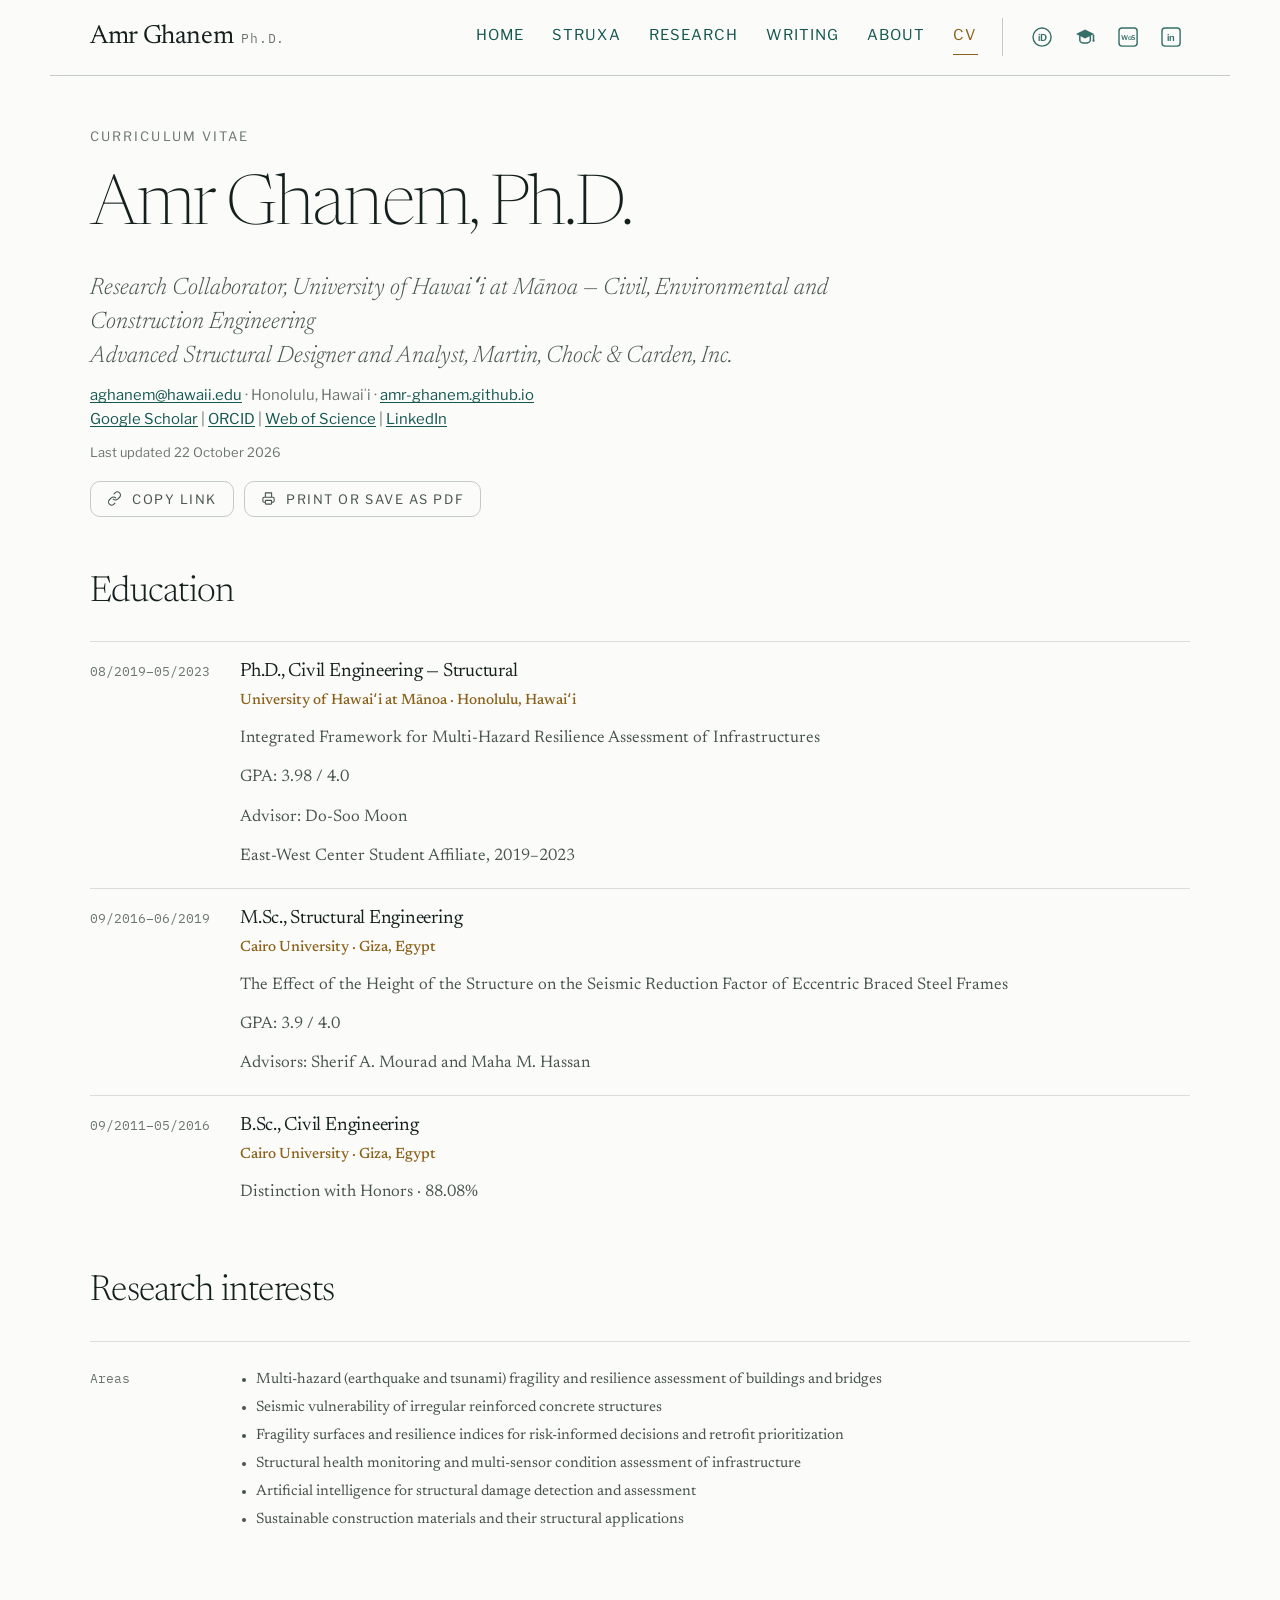
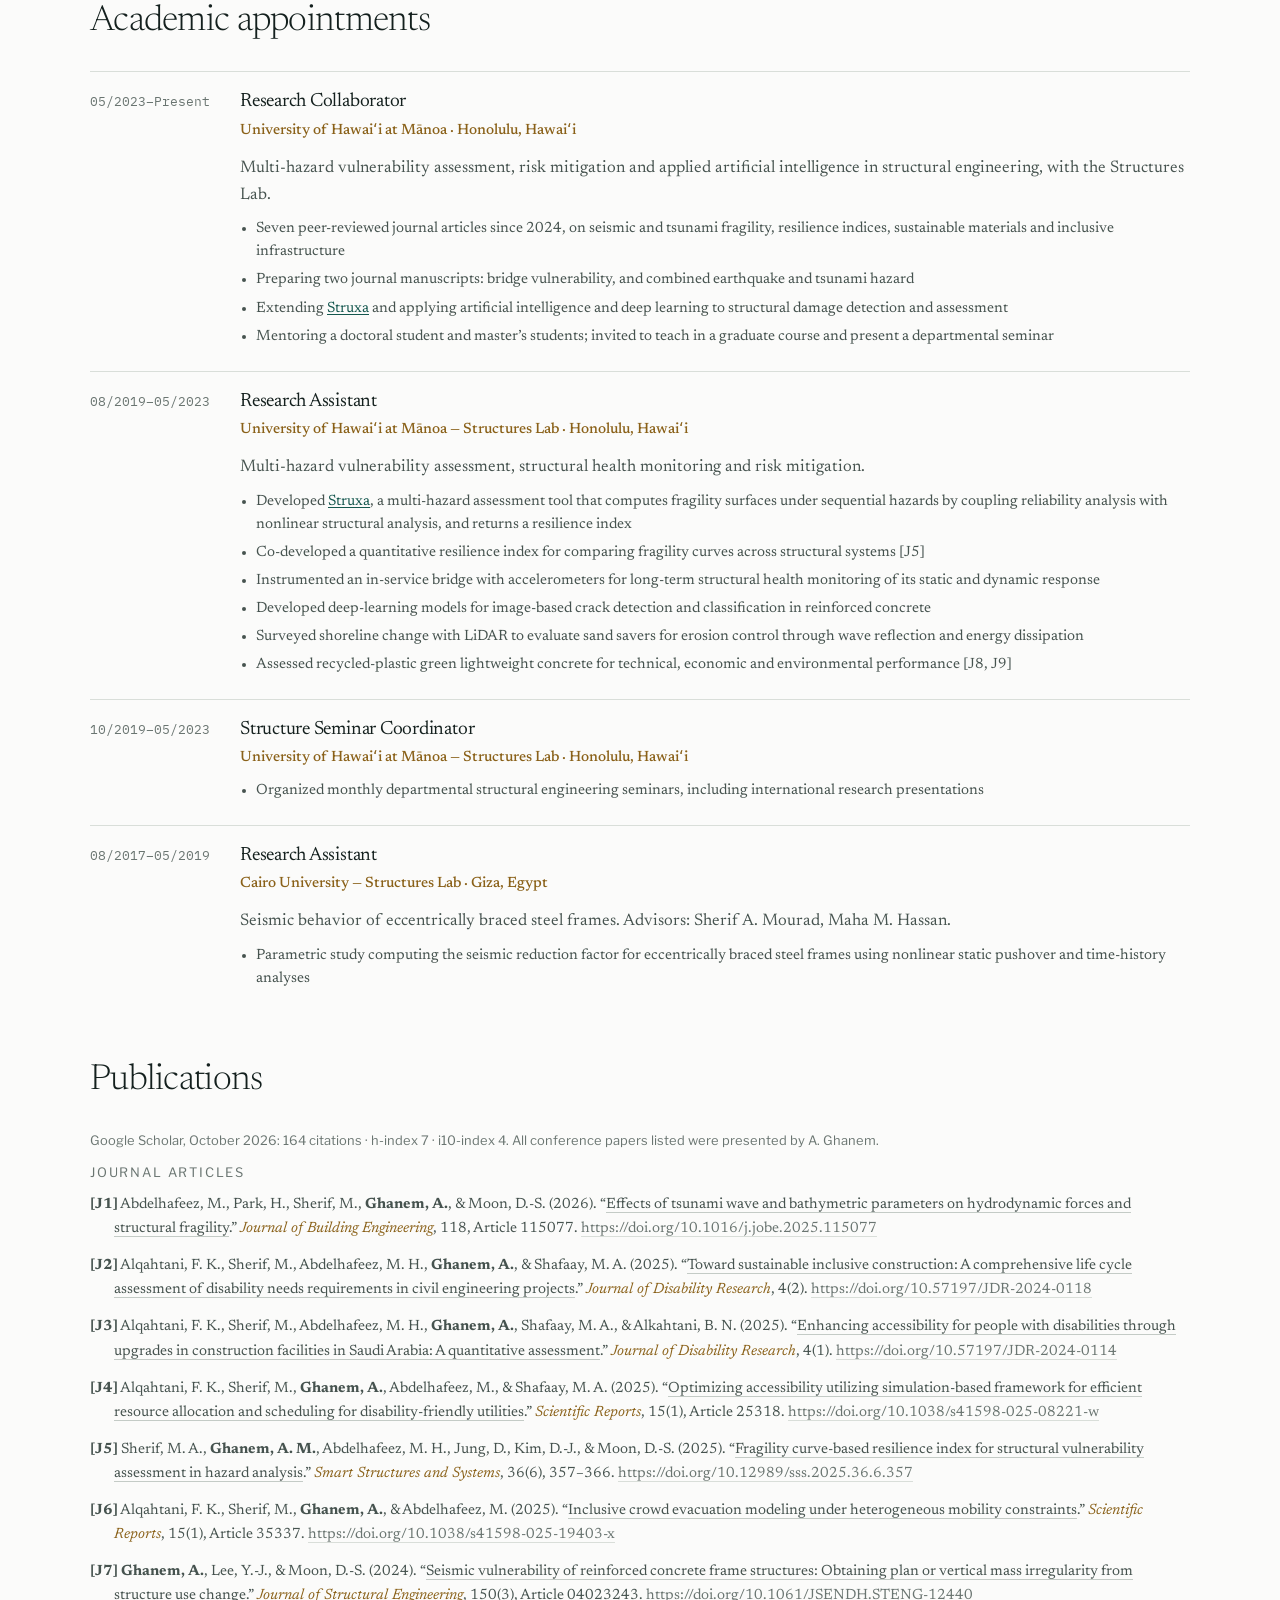
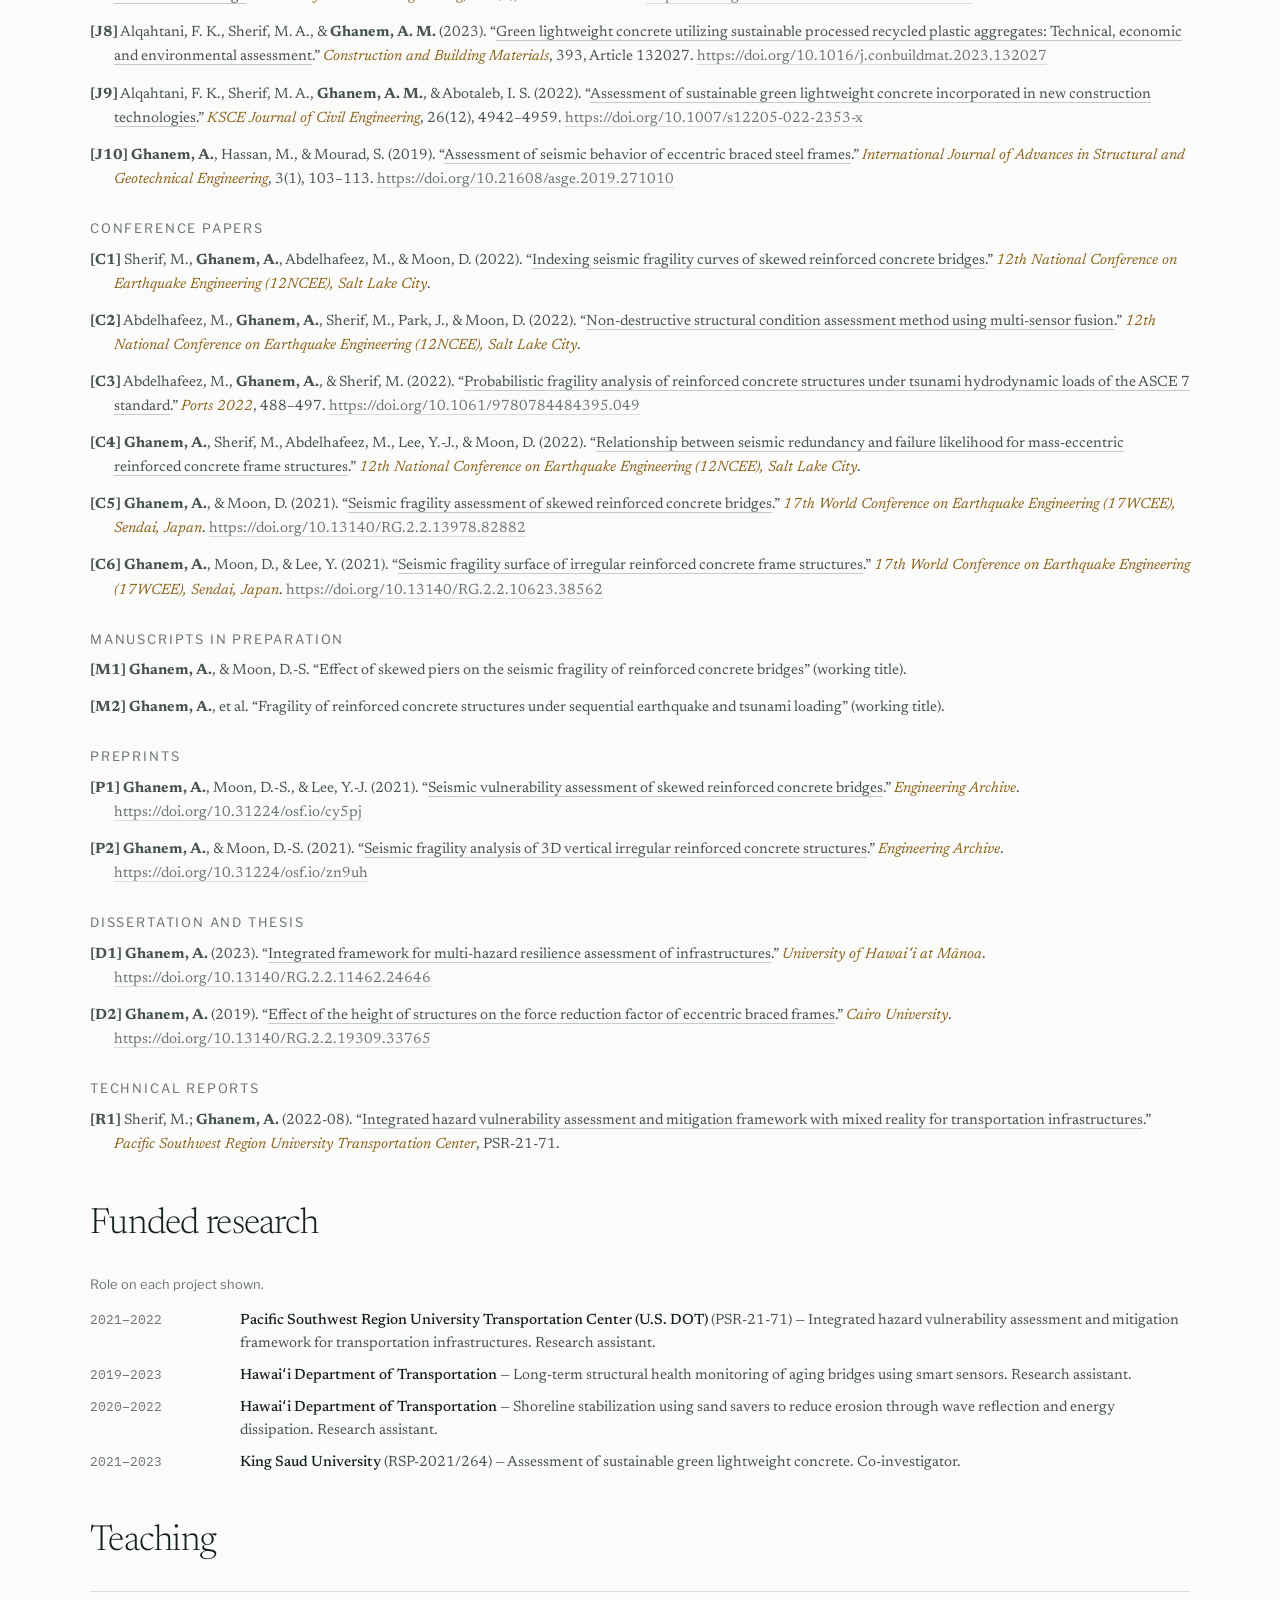
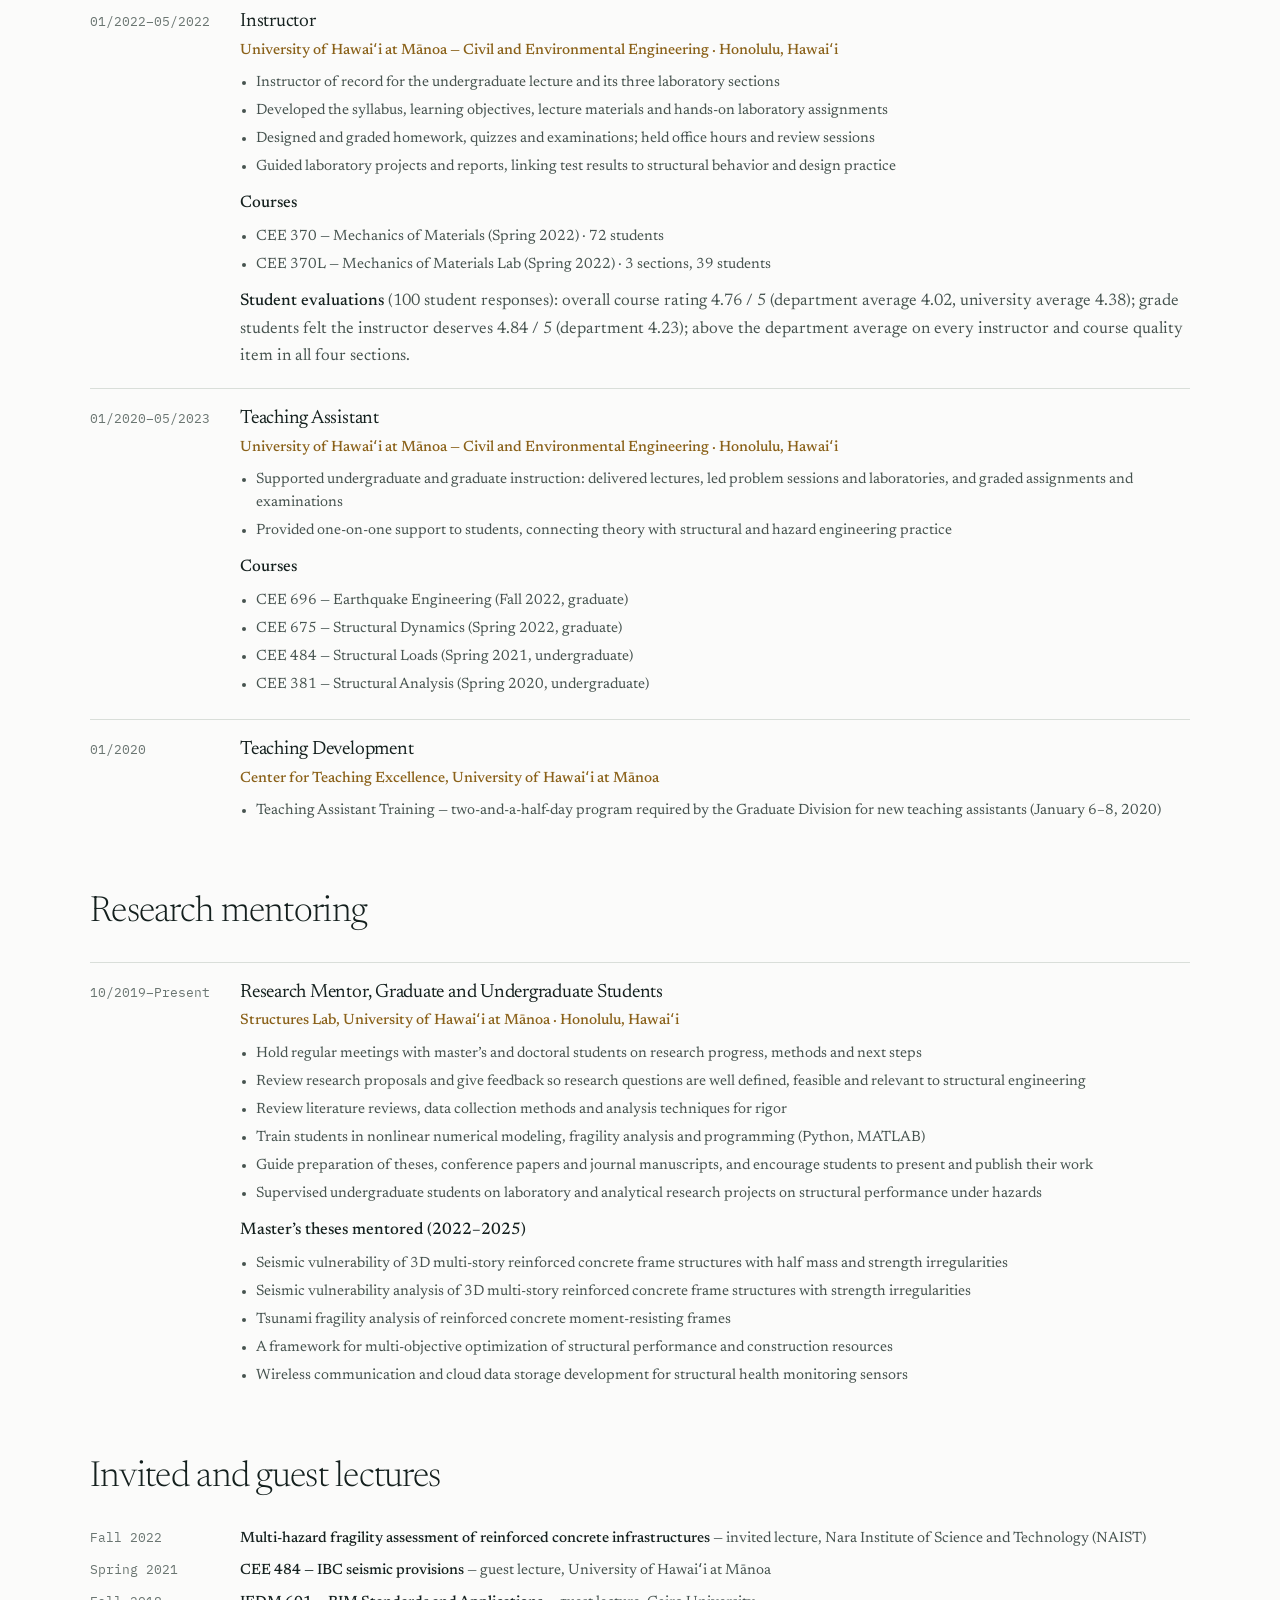
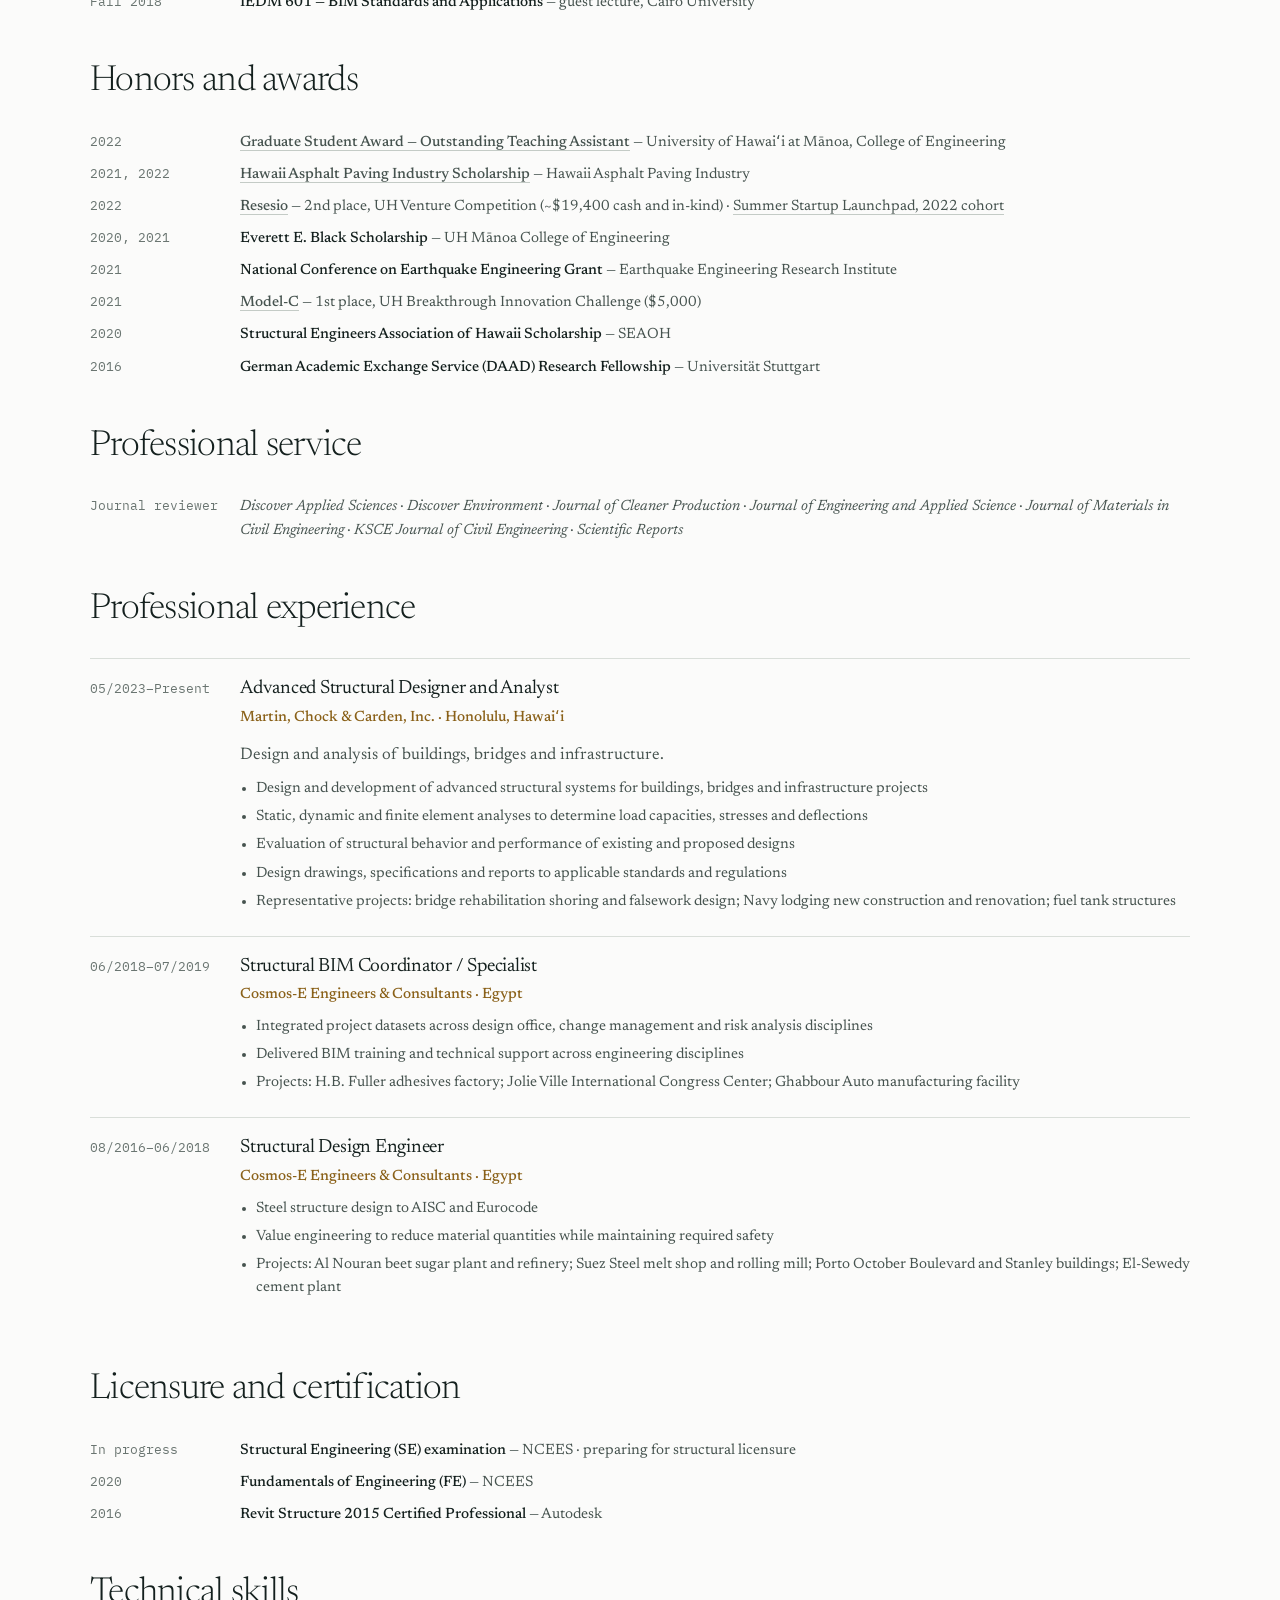
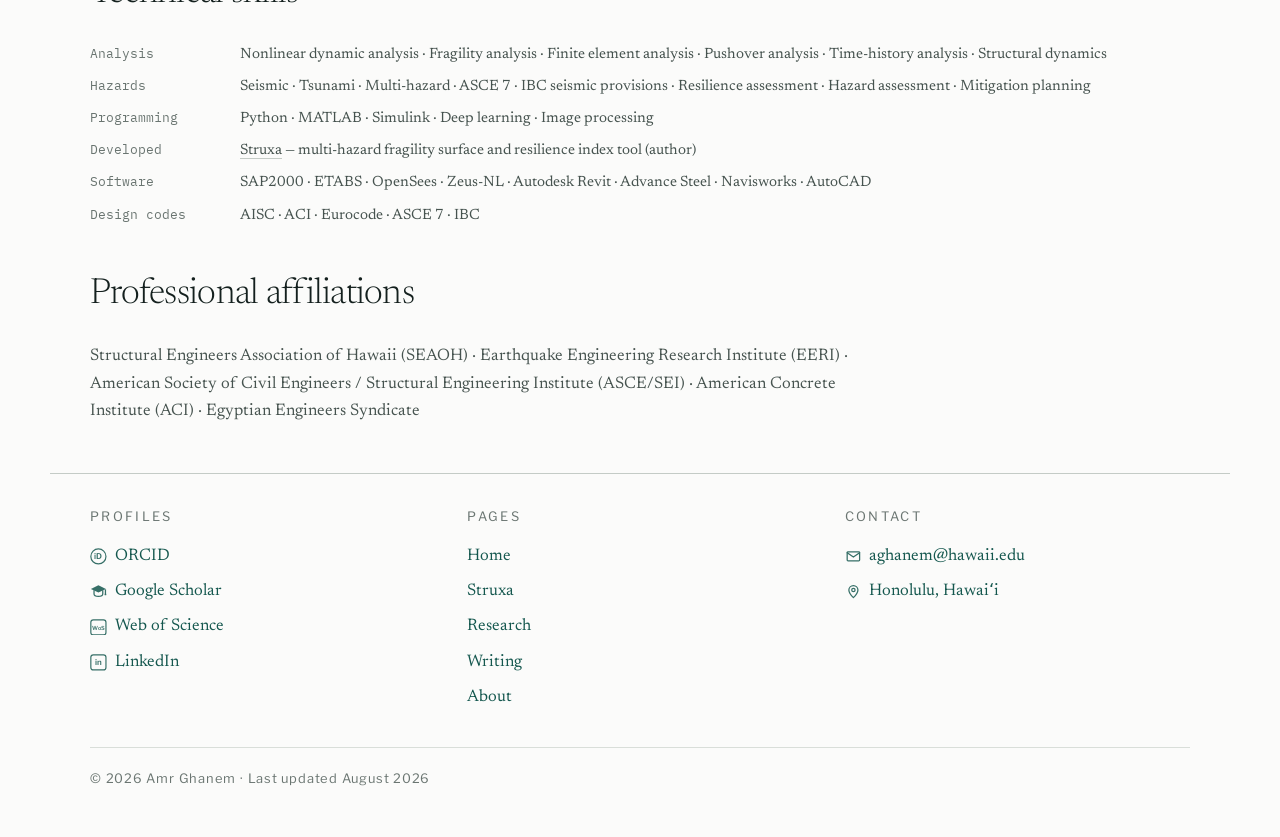
<file: cv.html>
<!doctype html>
<html lang="en">
<head>
<meta charset="utf-8">
<meta name="viewport" content="width=device-width, initial-scale=1">
<title>Curriculum vitae &mdash; Amr Ghanem</title>
<meta name="description" content="Curriculum vitae of Amr Ghanem, Ph.D. - experience, education, teaching, awards, technical skills and the complete publication record.">
<meta name="author" content="Amr Ghanem">
<meta name="google-site-verification" content="N7SfwrwoC02l1aEcuYJvm5LP5YG1cOPz4i0i2Lr4dgA">
<meta name="robots" content="index,follow,max-image-preview:large">
<link rel="canonical" href="https://amr-ghanem.github.io/cv.html">
<meta property="og:title" content="Curriculum vitae &mdash; Amr Ghanem">
<meta property="og:description" content="Curriculum vitae of Amr Ghanem, Ph.D. - experience, education, teaching, awards, technical skills and the complete publication record.">
<meta property="og:type" content="profile">
<meta property="og:url" content="https://amr-ghanem.github.io/cv.html">
<meta name="twitter:card" content="summary_large_image">
<meta name="twitter:title" content="Curriculum vitae &mdash; Amr Ghanem">
<meta name="twitter:description" content="Curriculum vitae of Amr Ghanem, Ph.D. - experience, education, teaching, awards, technical skills and the complete publication record.">
<meta name="twitter:image" content="https://amr-ghanem.github.io/og-card.jpg">
<meta property="og:image" content="https://amr-ghanem.github.io/og-card.jpg">
<meta property="og:image:width" content="1200">
<meta property="og:image:height" content="630">
<meta property="og:site_name" content="Amr Ghanem">
<link rel="icon" href="favicon.ico" sizes="any">
<link rel="icon" type="image/svg+xml" href="icons/icon.svg">
<link rel="apple-touch-icon" href="icons/icon-192.png">
<link rel="manifest" href="site.webmanifest">
<link rel="preconnect" href="https://fonts.googleapis.com"><link rel="preconnect" href="https://fonts.gstatic.com" crossorigin><link rel="stylesheet" href="https://fonts.googleapis.com/css2?family=IBM+Plex+Mono:wght@400;500&family=Libre+Franklin:wght@400;500&family=Newsreader:ital,opsz,wght@0,6..72,200;0,6..72,300;0,6..72,400;0,6..72,500;1,6..72,300&display=swap">
<link rel="stylesheet" href="style.css?v=99e27f3d34">
<script type="application/ld+json">
{
    "@context":  "https://schema.org",
    "@id":  "https://amr-ghanem.github.io/#person",
    "@type":  "Person",
    "name":  "Amr Ghanem",
    "givenName":  "Amr",
    "familyName":  "Ghanem",
    "honorificSuffix":  "Ph.D.",
    "jobTitle":  [
                     "Research Collaborator",
                     "Advanced Structural Designer and Analyst"
                 ],
    "description":  "Amr Ghanem, Ph.D. — structural engineer in Honolulu and author of Struxa, a tool computing multi-hazard fragility surfaces for infrastructure.",
    "email":  "mailto:aghanem@hawaii.edu",
    "url":  "https://amr-ghanem.github.io",
    "image":  {
                  "height":  630,
                  "url":  "https://amr-ghanem.github.io/og-card.jpg",
                  "width":  1200,
                  "@type":  "ImageObject"
              },
    "alternateName":  [
                          "Amr M. Ghanem",
                          "Amr Mohamed Ghanem",
                          "A. Ghanem"
                      ],
    "identifier":  {
                       "value":  "https://orcid.org/0000-0002-1855-5421",
                       "@type":  "PropertyValue",
                       "propertyID":  "ORCID"
                   },
    "worksFor":  [
                     {
                         "name":  "University of Hawaiʻi at Mānoa",
                         "@type":  "Organization",
                         "address":  {
                                         "addressRegion":  "Hawaiʻi",
                                         "addressLocality":  "Honolulu",
                                         "@type":  "PostalAddress",
                                         "addressCountry":  "US"
                                     }
                     },
                     {
                         "name":  "Martin, Chock \u0026 Carden, Inc.",
                         "@type":  "Organization",
                         "address":  {
                                         "addressRegion":  "Hawaiʻi",
                                         "addressLocality":  "Honolulu",
                                         "@type":  "PostalAddress",
                                         "addressCountry":  "US"
                                     }
                     }
                 ],
    "alumniOf":  [
                     {
                         "name":  "University of Hawaiʻi at Mānoa",
                         "@type":  "CollegeOrUniversity"
                     },
                     {
                         "name":  "Cairo University",
                         "@type":  "CollegeOrUniversity"
                     }
                 ],
    "knowsAbout":  [
                       "Nonlinear dynamic analysis",
                       "Fragility analysis",
                       "Finite element analysis",
                       "Pushover analysis",
                       "Time-history analysis",
                       "Structural dynamics",
                       "Seismic",
                       "Tsunami",
                       "Multi-hazard",
                       "ASCE 7",
                       "IBC seismic provisions",
                       "Resilience assessment",
                       "Hazard assessment",
                       "Mitigation planning",
                       "Python",
                       "MATLAB",
                       "Simulink",
                       "Deep learning",
                       "Image processing",
                       "SAP2000",
                       "Zeus-NL",
                       "Autodesk Revit",
                       "Advance Steel",
                       "Navisworks",
                       "AutoCAD",
                       "AISC",
                       "ACI",
                       "Eurocode",
                       "IBC"
                   ],
    "sameAs":  [
                   "https://orcid.org/0000-0002-1855-5421",
                   "https://scholar.google.com/citations?user=Y_kH3ooAAAAJ",
                   "https://www.webofscience.com/wos/author/record/PLC-4161-2026",
                   "https://www.linkedin.com/in/amr-ghanem",
                   "https://www.researchgate.net/profile/Amr-Ghanem",
                   "https://github.com/amr-ghanem",
                   "https://www.wikidata.org/wiki/Q141226716"
               ]
}
</script>
</head>
<body>
<a class="skip" href="#main">Skip to content</a>
<header class="site">
  <a class="wordmark" href="index.html"><strong>Amr Ghanem</strong><span>Ph.D.</span></a>
  <div class="headright">
    <nav><a href="index.html">Home</a><a href="struxa.html">Struxa</a><a href="research.html">Research</a><a href="writing.html">Writing</a><a href="about.html">About</a><a href="cv.html" class="active" aria-current="page">CV</a></nav>
    <div class="hicons">
      <a href="https://orcid.org/0000-0002-1855-5421" rel="noopener noreferrer" title="ORCID" aria-label="ORCID" target="_blank"><svg class="icon" viewBox="0 0 20 20" aria-hidden="true" fill="none" stroke="currentColor" stroke-width="1.4"><circle cx="10" cy="10" r="9" /><text x="10" y="13.6" text-anchor="middle" font-family="Libre Franklin, Segoe UI, sans-serif" font-size="9.5" font-weight="600" letter-spacing="0" fill="currentColor" stroke="none">iD</text></svg></a><a href="https://scholar.google.com/citations?user=Y_kH3ooAAAAJ" rel="noopener noreferrer" title="Google Scholar" aria-label="Google Scholar" target="_blank"><svg class="icon" viewBox="0 0 20 20" aria-hidden="true" fill="none" stroke="currentColor" stroke-width="1.5" stroke-linecap="round" stroke-linejoin="round"><path d="M10 2.6 19 7 10 11.4 1 7z" fill="currentColor" stroke="none"/><path d="M4.8 9v4.1c0 1.6 2.3 2.9 5.2 2.9s5.2-1.3 5.2-2.9V9"/><path d="M18.4 8.1v4.6"/><circle cx="18.4" cy="13.6" r="1.1" fill="currentColor" stroke="none"/></svg></a><a href="https://www.webofscience.com/wos/author/record/PLC-4161-2026" rel="noopener noreferrer" title="Web of Science" aria-label="Web of Science" target="_blank"><svg class="icon" viewBox="0 0 20 20" aria-hidden="true" fill="none" stroke="currentColor" stroke-width="1.4"><rect x="1" y="1" width="18" height="18" rx="3" /><text x="10" y="12.8" text-anchor="middle" font-family="Libre Franklin, Segoe UI, sans-serif" font-size="6.6" font-weight="600" letter-spacing="-.02em" fill="currentColor" stroke="none">WoS</text></svg></a><a href="https://www.linkedin.com/in/amr-ghanem" rel="noopener noreferrer" title="LinkedIn" aria-label="LinkedIn" target="_blank"><svg class="icon" viewBox="0 0 20 20" aria-hidden="true" fill="none" stroke="currentColor" stroke-width="1.4"><rect x="1" y="1" width="18" height="18" rx="3" /><text x="10" y="13.6" text-anchor="middle" font-family="Libre Franklin, Segoe UI, sans-serif" font-size="9.5" font-weight="600" letter-spacing="0" fill="currentColor" stroke="none">in</text></svg></a>
    </div>
  </div>
</header>
<main id="main">
<section class="pagehead cvhead">
  <p class="eyebrow">Curriculum vitae</p>
  <h1>Amr Ghanem, Ph.D.</h1>
  <p class="lede">Research Collaborator, University of Hawaiʻi at Mānoa &mdash; Civil, Environmental and Construction Engineering<br>Advanced Structural Designer and Analyst, Martin, Chock &amp; Carden, Inc.</p>
  <p class="rl cvcontact"><a href="mailto:aghanem@hawaii.edu">aghanem@hawaii.edu</a> &middot; Honolulu, Hawaiʻi &middot; <a href="https://amr-ghanem.github.io">amr-ghanem.github.io</a></p>
  <p class="rl cvcontact"><a href="https://scholar.google.com/citations?user=Y_kH3ooAAAAJ" rel="noopener noreferrer" target="_blank">Google Scholar</a> | <a href="https://orcid.org/0000-0002-1855-5421" rel="noopener noreferrer" target="_blank">ORCID</a> | <a href="https://www.webofscience.com/wos/author/record/PLC-4161-2026" rel="noopener noreferrer" target="_blank">Web of Science</a> | <a href="https://www.linkedin.com/in/amr-ghanem" rel="noopener noreferrer" target="_blank">LinkedIn</a></p>
  <p class="cvstamp">Last updated 22 October 2026</p>
  <div class="cvprint" hidden><button type="button" id="cvcopy"><svg class="pico" viewBox="0 0 24 24" aria-hidden="true" fill="none" stroke="currentColor" stroke-width="1.7" stroke-linecap="round" stroke-linejoin="round"><path d="M10 13a5 5 0 0 0 7.1 0l3-3a5 5 0 0 0-7.1-7.1l-1.7 1.7"/><path d="M14 11a5 5 0 0 0-7.1 0l-3 3A5 5 0 0 0 11 21.1l1.7-1.7"/></svg><span id="cvcopylabel">Copy link</span></button><button type="button" id="cvprint"><svg class="pico" viewBox="0 0 24 24" aria-hidden="true" fill="none" stroke="currentColor" stroke-width="1.7" stroke-linecap="round" stroke-linejoin="round"><path d="M7 9V3h10v6"/><path d="M7 18H5a2 2 0 0 1-2-2v-4a2 2 0 0 1 2-2h14a2 2 0 0 1 2 2v4a2 2 0 0 1-2 2h-2"/><rect x="7" y="15" width="10" height="6" rx="1"/></svg>Print or save as PDF</button></div>
</section>
<script>
  // Only offer it if it can work. Label says both things the dialog does.
  (function(){
    var b = document.getElementById('cvprint');
    if (!b || typeof window.print !== 'function') return;
    b.parentNode.hidden = false;
    b.addEventListener('click', function(){
      // beforeprint clears the pending reveals; give the browser a frame to
      // apply that before it takes the snapshot.
      requestAnimationFrame(function(){ requestAnimationFrame(function(){ window.print(); }); });
    });
  })();
  // Copy link. Shown only where the clipboard API exists, so it is never a
  // button that does nothing.
  (function(){
    var c = document.getElementById('cvcopy'), lab = document.getElementById('cvcopylabel');
    if (!c || !navigator.clipboard || !navigator.clipboard.writeText) { if (c) c.remove(); return; }
    var t = null;
    c.addEventListener('click', function(){
      navigator.clipboard.writeText(location.href).then(function(){
        lab.textContent = 'Link copied';
        if (t) clearTimeout(t);
        t = setTimeout(function(){ lab.textContent = 'Copy link'; }, 2000);
      }, function(){ lab.textContent = 'Copy failed'; });
    });
  })();
</script>

<section class="cvsec">
  <h2 class="rule">Education</h2>
  <article class="cvrow">
    <p class="when">08/2019&ndash;05/2023</p>
    <div>
      <h3>Ph.D., Civil Engineering — Structural</h3>
      <p class="org">University of Hawaiʻi at Mānoa &middot; Honolulu, Hawaiʻi</p>
      <p class="plain">Integrated Framework for Multi-Hazard Resilience Assessment of Infrastructures</p>
      <p class="plain">GPA: 3.98 / 4.0</p>
      <p class="plain">Advisor: Do-Soo Moon</p>
      <p class="plain">East-West Center Student Affiliate, 2019–2023</p>
    </div>
  </article>  <article class="cvrow">
    <p class="when">09/2016&ndash;06/2019</p>
    <div>
      <h3>M.Sc., Structural Engineering</h3>
      <p class="org">Cairo University &middot; Giza, Egypt</p>
      <p class="plain">The Effect of the Height of the Structure on the Seismic Reduction Factor of Eccentric Braced Steel Frames</p>
      <p class="plain">GPA: 3.9 / 4.0</p>
      <p class="plain">Advisors: Sherif A. Mourad and Maha M. Hassan</p>
      
      
    </div>
  </article>  <article class="cvrow">
    <p class="when">09/2011&ndash;05/2016</p>
    <div>
      <h3>B.Sc., Civil Engineering</h3>
      <p class="org">Cairo University &middot; Giza, Egypt</p>
      <p class="plain">Distinction with Honors &middot; 88.08%</p>
      
      
      
    </div>
  </article></section>

<section class="cvsec">
  <h2 class="rule">Research interests</h2>
  <article class="cvrow">
    <p class="when">Areas</p>
    <div>
      <ul>
  <li>Multi-hazard (earthquake and tsunami) fragility and resilience assessment of buildings and bridges</li>
  <li>Seismic vulnerability of irregular reinforced concrete structures</li>
  <li>Fragility surfaces and resilience indices for risk-informed decisions and retrofit prioritization</li>
  <li>Structural health monitoring and multi-sensor condition assessment of infrastructure</li>
  <li>Artificial intelligence for structural damage detection and assessment</li>
  <li>Sustainable construction materials and their structural applications</li>
  </ul>
    </div>
  </article>
</section>

<section class="cvsec">
  <h2 class="rule">Academic appointments</h2>
  <article class="cvrow">
    <p class="when">05/2023&ndash;Present</p>
    <div>
      <h3>Research Collaborator</h3>
      <p class="org">University of Hawaiʻi at Mānoa &middot; Honolulu, Hawaiʻi</p>
      <p class="plain">Multi-hazard vulnerability assessment, risk mitigation and applied artificial intelligence in structural engineering, with the Structures Lab.</p>
      <ul><li>Seven peer-reviewed journal articles since 2024, on seismic and tsunami fragility, resilience indices, sustainable materials and inclusive infrastructure</li><li>Preparing two journal manuscripts: bridge vulnerability, and combined earthquake and tsunami hazard</li><li>Extending <a href="struxa.html">Struxa</a> and applying artificial intelligence and deep learning to structural damage detection and assessment</li><li>Mentoring a doctoral student and master&rsquo;s students; invited to teach in a graduate course and present a departmental seminar</li></ul>
    </div>
  </article>  <article class="cvrow">
    <p class="when">08/2019&ndash;05/2023</p>
    <div>
      <h3>Research Assistant</h3>
      <p class="org">University of Hawaiʻi at Mānoa — Structures Lab &middot; Honolulu, Hawaiʻi</p>
      <p class="plain">Multi-hazard vulnerability assessment, structural health monitoring and risk mitigation.</p>
      <ul><li>Developed <a href="struxa.html">Struxa</a>, a multi-hazard assessment tool that computes fragility surfaces under sequential hazards by coupling reliability analysis with nonlinear structural analysis, and returns a resilience index</li><li>Co-developed a quantitative resilience index for comparing fragility curves across structural systems [J5]</li><li>Instrumented an in-service bridge with accelerometers for long-term structural health monitoring of its static and dynamic response</li><li>Developed deep-learning models for image-based crack detection and classification in reinforced concrete</li><li>Surveyed shoreline change with LiDAR to evaluate sand savers for erosion control through wave reflection and energy dissipation</li><li>Assessed recycled-plastic green lightweight concrete for technical, economic and environmental performance [J8, J9]</li></ul>
    </div>
  </article>  <article class="cvrow">
    <p class="when">10/2019&ndash;05/2023</p>
    <div>
      <h3>Structure Seminar Coordinator</h3>
      <p class="org">University of Hawaiʻi at Mānoa — Structures Lab &middot; Honolulu, Hawaiʻi</p>
      
      <ul><li>Organized monthly departmental structural engineering seminars, including international research presentations</li></ul>
    </div>
  </article>  <article class="cvrow">
    <p class="when">08/2017&ndash;05/2019</p>
    <div>
      <h3>Research Assistant</h3>
      <p class="org">Cairo University — Structures Lab &middot; Giza, Egypt</p>
      <p class="plain">Seismic behavior of eccentrically braced steel frames. Advisors: Sherif A. Mourad, Maha M. Hassan.</p>
      <ul><li>Parametric study computing the seismic reduction factor for eccentrically braced steel frames using nonlinear static pushover and time-history analyses</li></ul>
    </div>
  </article>
</section>

<section class="cvsec">
  <h2 class="rule">Publications</h2>
  <p class="cvnote">Google Scholar, October 2026: 164 citations &middot; h-index 7 &middot; i10-index 4. All conference papers listed were presented by A. Ghanem.</p>
<h3 class="cvsub">Journal articles</h3>
<ul class="reflist">
  <li><strong>[J1]</strong> Abdelhafeez, M., Park, H., Sherif, M., <strong>Ghanem, A.</strong>, &amp; Moon, D.-S. (2026). &ldquo;<a href="https://doi.org/10.1016/j.jobe.2025.115077" rel="noopener noreferrer" target="_blank">Effects of tsunami wave and bathymetric parameters on hydrodynamic forces and structural fragility</a>.&rdquo; <em class="venue">Journal of Building Engineering</em>, 118, Article 115077. <a href="https://doi.org/10.1016/j.jobe.2025.115077" class="srcdoi" rel="noopener noreferrer" target="_blank">https://doi.org/10.1016/j.jobe.2025.115077</a></li>
  <li><strong>[J2]</strong> Alqahtani, F. K., Sherif, M., Abdelhafeez, M. H., <strong>Ghanem, A.</strong>, &amp; Shafaay, M. A. (2025). &ldquo;<a href="https://doi.org/10.57197/JDR-2024-0118" rel="noopener noreferrer" target="_blank">Toward sustainable inclusive construction: A comprehensive life cycle assessment of disability needs requirements in civil engineering projects</a>.&rdquo; <em class="venue">Journal of Disability Research</em>, 4(2). <a href="https://doi.org/10.57197/JDR-2024-0118" class="srcdoi" rel="noopener noreferrer" target="_blank">https://doi.org/10.57197/JDR-2024-0118</a></li>
  <li><strong>[J3]</strong> Alqahtani, F. K., Sherif, M., Abdelhafeez, M. H., <strong>Ghanem, A.</strong>, Shafaay, M. A., &amp; Alkahtani, B. N. (2025). &ldquo;<a href="https://doi.org/10.57197/JDR-2024-0114" rel="noopener noreferrer" target="_blank">Enhancing accessibility for people with disabilities through upgrades in construction facilities in Saudi Arabia: A quantitative assessment</a>.&rdquo; <em class="venue">Journal of Disability Research</em>, 4(1). <a href="https://doi.org/10.57197/JDR-2024-0114" class="srcdoi" rel="noopener noreferrer" target="_blank">https://doi.org/10.57197/JDR-2024-0114</a></li>
  <li><strong>[J4]</strong> Alqahtani, F. K., Sherif, M., <strong>Ghanem, A.</strong>, Abdelhafeez, M., &amp; Shafaay, M. A. (2025). &ldquo;<a href="https://doi.org/10.1038/s41598-025-08221-w" rel="noopener noreferrer" target="_blank">Optimizing accessibility utilizing simulation-based framework for efficient resource allocation and scheduling for disability-friendly utilities</a>.&rdquo; <em class="venue">Scientific Reports</em>, 15(1), Article 25318. <a href="https://doi.org/10.1038/s41598-025-08221-w" class="srcdoi" rel="noopener noreferrer" target="_blank">https://doi.org/10.1038/s41598-025-08221-w</a></li>
  <li><strong>[J5]</strong> Sherif, M. A., <strong>Ghanem, A. M.</strong>, Abdelhafeez, M. H., Jung, D., Kim, D.-J., &amp; Moon, D.-S. (2025). &ldquo;<a href="https://doi.org/10.12989/sss.2025.36.6.357" rel="noopener noreferrer" target="_blank">Fragility curve-based resilience index for structural vulnerability assessment in hazard analysis</a>.&rdquo; <em class="venue">Smart Structures and Systems</em>, 36(6), 357&ndash;366. <a href="https://doi.org/10.12989/sss.2025.36.6.357" class="srcdoi" rel="noopener noreferrer" target="_blank">https://doi.org/10.12989/sss.2025.36.6.357</a></li>
  <li><strong>[J6]</strong> Alqahtani, F. K., Sherif, M., <strong>Ghanem, A.</strong>, &amp; Abdelhafeez, M. (2025). &ldquo;<a href="https://doi.org/10.1038/s41598-025-19403-x" rel="noopener noreferrer" target="_blank">Inclusive crowd evacuation modeling under heterogeneous mobility constraints</a>.&rdquo; <em class="venue">Scientific Reports</em>, 15(1), Article 35337. <a href="https://doi.org/10.1038/s41598-025-19403-x" class="srcdoi" rel="noopener noreferrer" target="_blank">https://doi.org/10.1038/s41598-025-19403-x</a></li>
  <li><strong>[J7]</strong> <strong>Ghanem, A.</strong>, Lee, Y.-J., &amp; Moon, D.-S. (2024). &ldquo;<a href="https://doi.org/10.1061/JSENDH.STENG-12440" rel="noopener noreferrer" target="_blank">Seismic vulnerability of reinforced concrete frame structures: Obtaining plan or vertical mass irregularity from structure use change</a>.&rdquo; <em class="venue">Journal of Structural Engineering</em>, 150(3), Article 04023243. <a href="https://doi.org/10.1061/JSENDH.STENG-12440" class="srcdoi" rel="noopener noreferrer" target="_blank">https://doi.org/10.1061/JSENDH.STENG-12440</a></li>
  <li><strong>[J8]</strong> Alqahtani, F. K., Sherif, M. A., &amp; <strong>Ghanem, A. M.</strong> (2023). &ldquo;<a href="https://doi.org/10.1016/j.conbuildmat.2023.132027" rel="noopener noreferrer" target="_blank">Green lightweight concrete utilizing sustainable processed recycled plastic aggregates: Technical, economic and environmental assessment</a>.&rdquo; <em class="venue">Construction and Building Materials</em>, 393, Article 132027. <a href="https://doi.org/10.1016/j.conbuildmat.2023.132027" class="srcdoi" rel="noopener noreferrer" target="_blank">https://doi.org/10.1016/j.conbuildmat.2023.132027</a></li>
  <li><strong>[J9]</strong> Alqahtani, F. K., Sherif, M. A., <strong>Ghanem, A. M.</strong>, &amp; Abotaleb, I. S. (2022). &ldquo;<a href="https://doi.org/10.1007/s12205-022-2353-x" rel="noopener noreferrer" target="_blank">Assessment of sustainable green lightweight concrete incorporated in new construction technologies</a>.&rdquo; <em class="venue">KSCE Journal of Civil Engineering</em>, 26(12), 4942&ndash;4959. <a href="https://doi.org/10.1007/s12205-022-2353-x" class="srcdoi" rel="noopener noreferrer" target="_blank">https://doi.org/10.1007/s12205-022-2353-x</a></li>
  <li><strong>[J10]</strong> <strong>Ghanem, A.</strong>, Hassan, M., &amp; Mourad, S. (2019). &ldquo;<a href="https://doi.org/10.21608/asge.2019.271010" rel="noopener noreferrer" target="_blank">Assessment of seismic behavior of eccentric braced steel frames</a>.&rdquo; <em class="venue">International Journal of Advances in Structural and Geotechnical Engineering</em>, 3(1), 103&ndash;113. <a href="https://doi.org/10.21608/asge.2019.271010" class="srcdoi" rel="noopener noreferrer" target="_blank">https://doi.org/10.21608/asge.2019.271010</a></li>
</ul>
<h3 class="cvsub">Conference papers</h3>
<ul class="reflist">
  <li><strong>[C1]</strong> Sherif, M., <strong>Ghanem, A.</strong>, Abdelhafeez, M., &amp; Moon, D. (2022). &ldquo;<a href="https://12ncee-assets.s3.us-east-2.amazonaws.com/library-assets/1663486533_10721_Sherif.pdf" rel="noopener noreferrer" target="_blank">Indexing seismic fragility curves of skewed reinforced concrete bridges</a>.&rdquo; <em class="venue">12th National Conference on Earthquake Engineering (12NCEE), Salt Lake City</em>.</li>
  <li><strong>[C2]</strong> Abdelhafeez, M., <strong>Ghanem, A.</strong>, Sherif, M., Park, J., &amp; Moon, D. (2022). &ldquo;<a href="https://12ncee-assets.s3.us-east-2.amazonaws.com/library-assets/1663485908_10704_Abdelhafeez.pdf" rel="noopener noreferrer" target="_blank">Non-destructive structural condition assessment method using multi-sensor fusion</a>.&rdquo; <em class="venue">12th National Conference on Earthquake Engineering (12NCEE), Salt Lake City</em>.</li>
  <li><strong>[C3]</strong> Abdelhafeez, M., <strong>Ghanem, A.</strong>, &amp; Sherif, M. (2022). &ldquo;<a href="https://doi.org/10.1061/9780784484395.049" rel="noopener noreferrer" target="_blank">Probabilistic fragility analysis of reinforced concrete structures under tsunami hydrodynamic loads of the ASCE 7 standard</a>.&rdquo; <em class="venue">Ports 2022</em>, 488&ndash;497. <a href="https://doi.org/10.1061/9780784484395.049" class="srcdoi" rel="noopener noreferrer" target="_blank">https://doi.org/10.1061/9780784484395.049</a></li>
  <li><strong>[C4]</strong> <strong>Ghanem, A.</strong>, Sherif, M., Abdelhafeez, M., Lee, Y.-J., &amp; Moon, D. (2022). &ldquo;<a href="https://12ncee-assets.s3.us-east-2.amazonaws.com/library-assets/1663486205_10439_Ghanem.pdf" rel="noopener noreferrer" target="_blank">Relationship between seismic redundancy and failure likelihood for mass-eccentric reinforced concrete frame structures</a>.&rdquo; <em class="venue">12th National Conference on Earthquake Engineering (12NCEE), Salt Lake City</em>.</li>
  <li><strong>[C5]</strong> <strong>Ghanem, A.</strong>, &amp; Moon, D. (2021). &ldquo;<a href="https://doi.org/10.13140/RG.2.2.13978.82882" rel="noopener noreferrer" target="_blank">Seismic fragility assessment of skewed reinforced concrete bridges</a>.&rdquo; <em class="venue">17th World Conference on Earthquake Engineering (17WCEE), Sendai, Japan</em>. <a href="https://doi.org/10.13140/RG.2.2.13978.82882" class="srcdoi" rel="noopener noreferrer" target="_blank">https://doi.org/10.13140/RG.2.2.13978.82882</a></li>
  <li><strong>[C6]</strong> <strong>Ghanem, A.</strong>, Moon, D., &amp; Lee, Y. (2021). &ldquo;<a href="https://doi.org/10.13140/RG.2.2.10623.38562" rel="noopener noreferrer" target="_blank">Seismic fragility surface of irregular reinforced concrete frame structures</a>.&rdquo; <em class="venue">17th World Conference on Earthquake Engineering (17WCEE), Sendai, Japan</em>. <a href="https://doi.org/10.13140/RG.2.2.10623.38562" class="srcdoi" rel="noopener noreferrer" target="_blank">https://doi.org/10.13140/RG.2.2.10623.38562</a></li>
</ul>
<h3 class="cvsub">Manuscripts in preparation</h3>
<ul class="reflist">
  <li><strong>[M1]</strong> <strong>Ghanem, A.</strong>, &amp; Moon, D.-S. &ldquo;Effect of skewed piers on the seismic fragility of reinforced concrete bridges&rdquo; (working title).</li>
  <li><strong>[M2]</strong> <strong>Ghanem, A.</strong>, et al. &ldquo;Fragility of reinforced concrete structures under sequential earthquake and tsunami loading&rdquo; (working title).</li>
</ul>
<h3 class="cvsub">Preprints</h3>
<ul class="reflist">
  <li><strong>[P1]</strong> <strong>Ghanem, A.</strong>, Moon, D.-S., &amp; Lee, Y.-J. (2021). &ldquo;<a href="https://doi.org/10.31224/osf.io/cy5pj" rel="noopener noreferrer" target="_blank">Seismic vulnerability assessment of skewed reinforced concrete bridges</a>.&rdquo; <em class="venue">Engineering Archive</em>. <a href="https://doi.org/10.31224/osf.io/cy5pj" class="srcdoi" rel="noopener noreferrer" target="_blank">https://doi.org/10.31224/osf.io/cy5pj</a></li>
  <li><strong>[P2]</strong> <strong>Ghanem, A.</strong>, &amp; Moon, D.-S. (2021). &ldquo;<a href="https://doi.org/10.31224/osf.io/zn9uh" rel="noopener noreferrer" target="_blank">Seismic fragility analysis of 3D vertical irregular reinforced concrete structures</a>.&rdquo; <em class="venue">Engineering Archive</em>. <a href="https://doi.org/10.31224/osf.io/zn9uh" class="srcdoi" rel="noopener noreferrer" target="_blank">https://doi.org/10.31224/osf.io/zn9uh</a></li>
</ul>
<h3 class="cvsub">Dissertation and thesis</h3>
<ul class="reflist">
  <li><strong>[D1]</strong> <strong>Ghanem, A.</strong> (2023). &ldquo;<a href="https://doi.org/10.13140/RG.2.2.11462.24646" rel="noopener noreferrer" target="_blank">Integrated framework for multi-hazard resilience assessment of infrastructures</a>.&rdquo; <em class="venue">University of Hawaiʻi at Mānoa</em>. <a href="https://doi.org/10.13140/RG.2.2.11462.24646" class="srcdoi" rel="noopener noreferrer" target="_blank">https://doi.org/10.13140/RG.2.2.11462.24646</a></li>
  <li><strong>[D2]</strong> <strong>Ghanem, A.</strong> (2019). &ldquo;<a href="https://doi.org/10.13140/RG.2.2.19309.33765" rel="noopener noreferrer" target="_blank">Effect of the height of structures on the force reduction factor of eccentric braced frames</a>.&rdquo; <em class="venue">Cairo University</em>. <a href="https://doi.org/10.13140/RG.2.2.19309.33765" class="srcdoi" rel="noopener noreferrer" target="_blank">https://doi.org/10.13140/RG.2.2.19309.33765</a></li>
</ul>
<h3 class="cvsub">Technical reports</h3>
<ul class="reflist">
  <li><strong>[R1]</strong> Sherif, M.; <strong>Ghanem, A.</strong> (2022-08). &ldquo;<a href="https://rosap.ntl.bts.gov/view/dot/67574" rel="noopener noreferrer" target="_blank">Integrated hazard vulnerability assessment and mitigation framework with mixed reality for transportation infrastructures</a>.&rdquo; <em class="venue">Pacific Southwest Region University Transportation Center</em>, PSR-21-71.</li>
</ul>
</section>

<section class="cvsec">
  <h2 class="rule">Funded research</h2>
  <p class="cvnote">Role on each project shown.</p>
  <ul class="cvlist">
  <li><span class="when">2021&ndash;2022</span><span><strong>Pacific Southwest Region University Transportation Center (U.S. DOT)</strong> (PSR-21-71) &mdash; Integrated hazard vulnerability assessment and mitigation framework for transportation infrastructures. Research assistant.</span></li>
  <li><span class="when">2019&ndash;2023</span><span><strong>Hawaiʻi Department of Transportation</strong> &mdash; Long-term structural health monitoring of aging bridges using smart sensors. Research assistant.</span></li>
  <li><span class="when">2020&ndash;2022</span><span><strong>Hawaiʻi Department of Transportation</strong> &mdash; Shoreline stabilization using sand savers to reduce erosion through wave reflection and energy dissipation. Research assistant.</span></li>
  <li><span class="when">2021&ndash;2023</span><span><strong>King Saud University</strong> (RSP-2021/264) &mdash; Assessment of sustainable green lightweight concrete. Co-investigator.</span></li>
  </ul>
</section>

<section class="cvsec">
  <h2 class="rule">Teaching</h2>
  <article class="cvrow">
    <p class="when">01/2022&ndash;05/2022</p>
    <div>
      <h3>Instructor</h3>
      <p class="org">University of Hawaiʻi at Mānoa &mdash; Civil and Environmental Engineering &middot; Honolulu, Hawaiʻi</p>
      <ul><li>Instructor of record for the undergraduate lecture and its three laboratory sections</li><li>Developed the syllabus, learning objectives, lecture materials and hands-on laboratory assignments</li><li>Designed and graded homework, quizzes and examinations; held office hours and review sessions</li><li>Guided laboratory projects and reports, linking test results to structural behavior and design practice</li></ul>
      <p class="plain"><strong>Courses</strong></p>
      <ul><li>CEE 370 &mdash; Mechanics of Materials (Spring 2022) &middot; 72 students</li><li>CEE 370L &mdash; Mechanics of Materials Lab (Spring 2022) &middot; 3 sections, 39 students</li></ul>
      <p class="plain"><strong>Student evaluations</strong> (100 student responses): overall course rating 4.76 / 5 (department average 4.02, university average 4.38); grade students felt the instructor deserves 4.84 / 5 (department 4.23); above the department average on every instructor and course quality item in all four sections.</p>
    </div>
  </article>  <article class="cvrow">
    <p class="when">01/2020&ndash;05/2023</p>
    <div>
      <h3>Teaching Assistant</h3>
      <p class="org">University of Hawaiʻi at Mānoa &mdash; Civil and Environmental Engineering &middot; Honolulu, Hawaiʻi</p>
      <ul><li>Supported undergraduate and graduate instruction: delivered lectures, led problem sessions and laboratories, and graded assignments and examinations</li><li>Provided one-on-one support to students, connecting theory with structural and hazard engineering practice</li></ul>
      <p class="plain"><strong>Courses</strong></p>
      <ul><li>CEE 696 &mdash; Earthquake Engineering (Fall 2022, graduate)</li><li>CEE 675 &mdash; Structural Dynamics (Spring 2022, graduate)</li><li>CEE 484 &mdash; Structural Loads (Spring 2021, undergraduate)</li><li>CEE 381 &mdash; Structural Analysis (Spring 2020, undergraduate)</li></ul>
    </div>
  </article>  <article class="cvrow">
    <p class="when">01/2020</p>
    <div>
      <h3>Teaching Development</h3>
      <p class="org">Center for Teaching Excellence, University of Hawaiʻi at Mānoa</p>
      <ul><li>Teaching Assistant Training &mdash; two-and-a-half-day program required by the Graduate Division for new teaching assistants (January 6&ndash;8, 2020)</li></ul>
    </div>
  </article></section>

<section class="cvsec">
  <h2 class="rule">Research mentoring</h2>
  <article class="cvrow">
    <p class="when">10/2019&ndash;Present</p>
    <div>
      <h3>Research Mentor, Graduate and Undergraduate Students</h3>
      <p class="org">Structures Lab, University of Hawaiʻi at Mānoa &middot; Honolulu, Hawaiʻi</p>
      <ul><li>Hold regular meetings with master&rsquo;s and doctoral students on research progress, methods and next steps</li><li>Review research proposals and give feedback so research questions are well defined, feasible and relevant to structural engineering</li><li>Review literature reviews, data collection methods and analysis techniques for rigor</li><li>Train students in nonlinear numerical modeling, fragility analysis and programming (Python, MATLAB)</li><li>Guide preparation of theses, conference papers and journal manuscripts, and encourage students to present and publish their work</li><li>Supervised undergraduate students on laboratory and analytical research projects on structural performance under hazards</li></ul>
      <p class="plain"><strong>Master&rsquo;s theses mentored (2022&ndash;2025)</strong></p>
      <ul><li>Seismic vulnerability of 3D multi-story reinforced concrete frame structures with half mass and strength irregularities</li><li>Seismic vulnerability analysis of 3D multi-story reinforced concrete frame structures with strength irregularities</li><li>Tsunami fragility analysis of reinforced concrete moment-resisting frames</li><li>A framework for multi-objective optimization of structural performance and construction resources</li><li>Wireless communication and cloud data storage development for structural health monitoring sensors</li></ul>
    </div>
  </article></section>

<section class="cvsec">
  <h2 class="rule">Invited and guest lectures</h2>
  <ul class="cvlist">
  <li><span class="when">Fall 2022</span><span><strong>Multi-hazard fragility assessment of reinforced concrete infrastructures</strong> &mdash; invited lecture, Nara Institute of Science and Technology (NAIST)</span></li>
  <li><span class="when">Spring 2021</span><span><strong>CEE 484 — IBC seismic provisions</strong> &mdash; guest lecture, University of Hawaiʻi at Mānoa</span></li>
  <li><span class="when">Fall 2018</span><span><strong>IEDM 601 — BIM Standards and Applications</strong> &mdash; guest lecture, Cairo University</span></li>
  </ul>
</section>

<section class="cvsec">
  <h2 class="rule">Honors and awards</h2>
  <ul class="cvlist">
  <li><span class="when">2022</span><span><strong><a href="https://manoa.hawaii.edu/engineering/about-us/awards-honors/student-awards.php" rel="noopener noreferrer" target="_blank">Graduate Student Award — Outstanding Teaching Assistant</a></strong> &mdash; University of Hawaiʻi at Mānoa, College of Engineering</span></li>
  <li><span class="when">2021, 2022</span><span><strong><a href="http://hawaiiasphalt.org/2022-hapi-scholarship-recipients/" rel="noopener noreferrer" target="_blank">Hawaii Asphalt Paving Industry Scholarship</a></strong> &mdash; Hawaii Asphalt Paving Industry</span></li>
  <li><span class="when">2022</span><span><strong><a href="https://www.hawaii.edu/news/2022/04/30/uh-venture-competition-goall/" rel="noopener noreferrer" target="_blank">Resesio</a></strong> &mdash; 2nd place, UH Venture Competition (~$19,400 cash and in-kind) &middot; <a href="https://pace.shidler.hawaii.edu/launchpad/2022-teams/" rel="noopener noreferrer" target="_blank">Summer Startup Launchpad, 2022 cohort</a></span></li>
  <li><span class="when">2020, 2021</span><span><strong>Everett E. Black Scholarship</strong> &mdash; UH Mānoa College of Engineering</span></li>
  <li><span class="when">2021</span><span><strong>National Conference on Earthquake Engineering Grant</strong> &mdash; Earthquake Engineering Research Institute</span></li>
  <li><span class="when">2021</span><span><strong><a href="https://pace.shidler.hawaii.edu/bic/2021-challenge/" rel="noopener noreferrer" target="_blank">Model-C</a></strong> &mdash; 1st place, UH Breakthrough Innovation Challenge ($5,000)</span></li>
  <li><span class="when">2020</span><span><strong>Structural Engineers Association of Hawaii Scholarship</strong> &mdash; SEAOH</span></li>
  <li><span class="when">2016</span><span><strong>German Academic Exchange Service (DAAD) Research Fellowship</strong> &mdash; Universität Stuttgart</span></li>
  </ul>
</section>

<section class="cvsec">
  <h2 class="rule">Professional service</h2>
  <ul class="cvlist">
  <li><span class="when">Journal reviewer</span><span><em>Discover Applied Sciences</em> &middot; <em>Discover Environment</em> &middot; <em>Journal of Cleaner Production</em> &middot; <em>Journal of Engineering and Applied Science</em> &middot; <em>Journal of Materials in Civil Engineering</em> &middot; <em>KSCE Journal of Civil Engineering</em> &middot; <em>Scientific Reports</em></span></li>
  </ul>
</section>

<section class="cvsec">
  <h2 class="rule">Professional experience</h2>
  <article class="cvrow">
    <p class="when">05/2023&ndash;Present</p>
    <div>
      <h3>Advanced Structural Designer and Analyst</h3>
      <p class="org">Martin, Chock &amp; Carden, Inc. &middot; Honolulu, Hawaiʻi</p>
      <p class="plain">Design and analysis of buildings, bridges and infrastructure.</p>
      <ul><li>Design and development of advanced structural systems for buildings, bridges and infrastructure projects</li><li>Static, dynamic and finite element analyses to determine load capacities, stresses and deflections</li><li>Evaluation of structural behavior and performance of existing and proposed designs</li><li>Design drawings, specifications and reports to applicable standards and regulations</li><li>Representative projects: bridge rehabilitation shoring and falsework design; Navy lodging new construction and renovation; fuel tank structures</li></ul>
    </div>
  </article>  <article class="cvrow">
    <p class="when">06/2018&ndash;07/2019</p>
    <div>
      <h3>Structural BIM Coordinator / Specialist</h3>
      <p class="org">Cosmos-E Engineers &amp; Consultants &middot; Egypt</p>
      
      <ul><li>Integrated project datasets across design office, change management and risk analysis disciplines</li><li>Delivered BIM training and technical support across engineering disciplines</li><li>Projects: H.B. Fuller adhesives factory; Jolie Ville International Congress Center; Ghabbour Auto manufacturing facility</li></ul>
    </div>
  </article>  <article class="cvrow">
    <p class="when">08/2016&ndash;06/2018</p>
    <div>
      <h3>Structural Design Engineer</h3>
      <p class="org">Cosmos-E Engineers &amp; Consultants &middot; Egypt</p>
      
      <ul><li>Steel structure design to AISC and Eurocode</li><li>Value engineering to reduce material quantities while maintaining required safety</li><li>Projects: Al Nouran beet sugar plant and refinery; Suez Steel melt shop and rolling mill; Porto October Boulevard and Stanley buildings; El-Sewedy cement plant</li></ul>
    </div>
  </article>
</section>

<section class="cvsec">
  <h2 class="rule">Licensure and certification</h2>
  <ul class="cvlist">
  <li><span class="when">In progress</span><span><strong>Structural Engineering (SE) examination</strong> &mdash; NCEES &middot; preparing for structural licensure</span></li>
  <li><span class="when">2020</span><span><strong>Fundamentals of Engineering (FE)</strong> &mdash; NCEES</span></li>
  <li><span class="when">2016</span><span><strong>Revit Structure 2015 Certified Professional</strong> &mdash; Autodesk</span></li>
  </ul>
</section>

<section class="cvsec">
  <h2 class="rule">Technical skills</h2>
  <ul class="cvlist">
  <li><span class="when">Analysis</span><span>Nonlinear dynamic analysis &middot; Fragility analysis &middot; Finite element analysis &middot; Pushover analysis &middot; Time-history analysis &middot; Structural dynamics</span></li>
  <li><span class="when">Hazards</span><span>Seismic &middot; Tsunami &middot; Multi-hazard &middot; ASCE 7 &middot; IBC seismic provisions &middot; Resilience assessment &middot; Hazard assessment &middot; Mitigation planning</span></li>
  <li><span class="when">Programming</span><span>Python &middot; MATLAB &middot; Simulink &middot; Deep learning &middot; Image processing</span></li>
  <li><span class="when">Developed</span><span><a href="struxa.html">Struxa</a> &mdash; multi-hazard fragility surface and resilience index tool (author)</span></li>
  <li><span class="when">Software</span><span>SAP2000 &middot; ETABS &middot; OpenSees &middot; Zeus-NL &middot; Autodesk Revit &middot; Advance Steel &middot; Navisworks &middot; AutoCAD</span></li>
  <li><span class="when">Design codes</span><span>AISC &middot; ACI &middot; Eurocode &middot; ASCE 7 &middot; IBC</span></li>
  </ul>
</section>

<section class="cvsec">
  <h2 class="rule">Professional affiliations</h2>
  <p class="plain">Structural Engineers Association of Hawaii (SEAOH) &middot; Earthquake Engineering Research Institute (EERI) &middot; American Society of Civil Engineers / Structural Engineering Institute (ASCE/SEI) &middot; American Concrete Institute (ACI) &middot; Egyptian Engineers Syndicate</p>
</section>
</main>
<footer class="site">
  <div class="fcols">
    <div>
      <p class="flab">Profiles</p>
      <a href="https://orcid.org/0000-0002-1855-5421" rel="noopener noreferrer" target="_blank"><svg class="icon" viewBox="0 0 20 20" aria-hidden="true" fill="none" stroke="currentColor" stroke-width="1.4"><circle cx="10" cy="10" r="9" /><text x="10" y="13.6" text-anchor="middle" font-family="Libre Franklin, Segoe UI, sans-serif" font-size="9.5" font-weight="600" letter-spacing="0" fill="currentColor" stroke="none">iD</text></svg>ORCID</a><a href="https://scholar.google.com/citations?user=Y_kH3ooAAAAJ" rel="noopener noreferrer" target="_blank"><svg class="icon" viewBox="0 0 20 20" aria-hidden="true" fill="none" stroke="currentColor" stroke-width="1.5" stroke-linecap="round" stroke-linejoin="round"><path d="M10 2.6 19 7 10 11.4 1 7z" fill="currentColor" stroke="none"/><path d="M4.8 9v4.1c0 1.6 2.3 2.9 5.2 2.9s5.2-1.3 5.2-2.9V9"/><path d="M18.4 8.1v4.6"/><circle cx="18.4" cy="13.6" r="1.1" fill="currentColor" stroke="none"/></svg>Google Scholar</a><a href="https://www.webofscience.com/wos/author/record/PLC-4161-2026" rel="noopener noreferrer" target="_blank"><svg class="icon" viewBox="0 0 20 20" aria-hidden="true" fill="none" stroke="currentColor" stroke-width="1.4"><rect x="1" y="1" width="18" height="18" rx="3" /><text x="10" y="12.8" text-anchor="middle" font-family="Libre Franklin, Segoe UI, sans-serif" font-size="6.6" font-weight="600" letter-spacing="-.02em" fill="currentColor" stroke="none">WoS</text></svg>Web of Science</a><a href="https://www.linkedin.com/in/amr-ghanem" rel="noopener noreferrer" target="_blank"><svg class="icon" viewBox="0 0 20 20" aria-hidden="true" fill="none" stroke="currentColor" stroke-width="1.4"><rect x="1" y="1" width="18" height="18" rx="3" /><text x="10" y="13.6" text-anchor="middle" font-family="Libre Franklin, Segoe UI, sans-serif" font-size="9.5" font-weight="600" letter-spacing="0" fill="currentColor" stroke="none">in</text></svg>LinkedIn</a>
    </div>
    <div>
      <p class="flab">Pages</p>
      <a href="index.html">Home</a>
      <a href="struxa.html">Struxa</a>
      <a href="research.html">Research</a><a href="writing.html">Writing</a>
      <a href="about.html">About</a>
    </div>
    <div>
      <p class="flab">Contact</p>
      <a href="mailto:aghanem@hawaii.edu"><svg class="icon" viewBox="0 0 20 20" aria-hidden="true" fill="none" stroke="currentColor" stroke-width="1.5" stroke-linecap="round" stroke-linejoin="round"><rect x="2.6" y="4.6" width="14.8" height="10.8" rx="1"/><path d="m2.6 5.6 7.4 5.2 7.4-5.2"/></svg>aghanem@hawaii.edu</a>
      <p class="fplain"><a href="https://www.google.com/maps/place/Honolulu%2C%20Hawai%CA%BBi"  rel="noopener noreferrer" target="_blank"><svg class="icon" viewBox="0 0 20 20" aria-hidden="true" fill="none" stroke="currentColor" stroke-width="1.5" stroke-linecap="round" stroke-linejoin="round"><path d="M10 17.4s5.4-5 5.4-9a5.4 5.4 0 1 0-10.8 0c0 4 5.4 9 5.4 9z"/><circle cx="10" cy="8.4" r="2"/></svg>Honolulu, Hawaiʻi</a></p>
    </div>
  </div>
  <div class="footbar">
    <p class="colophon">&copy; 2026 Amr Ghanem &middot; Last updated August 2026</p>
  </div>
</footer>

<script>
// One handler for every [data-share] control on the site. The button ships
// hidden and is only revealed where the clipboard API exists, so it is never a
// control that does nothing when pressed.
(function(){
  var btns = [].slice.call(document.querySelectorAll('[data-share]'));
  if (!btns.length) return;
  if (!navigator.clipboard || !navigator.clipboard.writeText) return;
  btns.forEach(function(b){
    if (b.parentNode) b.parentNode.hidden = false;
    var lab = b.querySelector('span'), t = null, was = lab ? lab.textContent : '';
    b.addEventListener('click', function(){
      navigator.clipboard.writeText(location.href).then(function(){
        if (!lab) return;
        lab.textContent = 'Link copied';
        if (t) clearTimeout(t);
        t = setTimeout(function(){ lab.textContent = was; }, 2000);
      }, function(){ if (lab) lab.textContent = 'Copy failed'; });
    });
  });
})();
(function(){
  // Progressive enhancement: nothing carries .reveal in the HTML, so if this
  // never runs the page is simply fully visible. Also a no-op under
  // prefers-reduced-motion.
  var rm = window.matchMedia && window.matchMedia('(prefers-reduced-motion: reduce)').matches;
  if (rm || !('IntersectionObserver' in window)) return;
  // Cast a wide net, then keep only the innermost blocks. An explicit list of
  // selectors always misses something and the coverage looks arbitrary; this
  // way every content block on every page animates, and nothing animates
  // inside something else that is also animating (which would compound the two
  // opacities and read as a flicker).
  var SEL = [
    'main > section > *', 'main > div > *',
    '.hero-text > *', '.pagehead-text > *', '.exp-intro > *', '.exp-panel', '.engine',
    '.chapter', '.xcard', '.hstep', '.work', '.entry', '.pub', '.post',
    '.pubgroup-head', '.recog li', '.creds li', '.svc li',
    '.funders li', '.roles li', '.stats > div', '.herostats > div',
    'main figure'
  ].join(',');

  var cand = [].slice.call(document.querySelectorAll(SEL));
  // keep leaves: drop any candidate that contains another candidate
  var t = cand.filter(function(el){
    for (var q=0;q<cand.length;q++) if (cand[q] !== el && el.contains(cand[q])) return false;
    return true;
  });
  if (!t.length) return;

  // stagger siblings so a group cascades rather than appearing all at once
  var counts = new Map();
  for (var i=0;i<t.length;i++) {
    var el = t[i], p = el.parentNode;
    var n = (counts.get(p) || 0); counts.set(p, n+1);
    if (n) el.style.transitionDelay = Math.min(n*50, 300) + 'ms';
    el.classList.add('reveal');
  }
  var io = new IntersectionObserver(function(es){
    es.forEach(function(e){ if(!e.isIntersecting) return; e.target.classList.add('seen'); io.unobserve(e.target); });
  }, {rootMargin:'0px 0px -8% 0px', threshold:0.06});
  for (var j=0;j<t.length;j++) io.observe(t[j]);
  // Strip the class outright rather than adding .seen: .seen still relies on a
  // transition running to completion, and in a throttled or non-compositing
  // context that transition can stall at opacity 0, leaving text invisible.
  // Removing .reveal drops the initial state entirely - instantly readable.
  // Crucially this is scoped to what is ON SCREEN. The earlier version rescued
  // the entire document after a fixed delay, which meant every section below
  // the fold was already revealed long before the reader scrolled to it - the
  // scroll reveal effectively never ran. Blocks further down keep waiting.
  function rescueInView(){
    var vh = window.innerHeight;
    for (var k=0;k<t.length;k++){
      var el = t[k];
      if (!el.classList.contains('reveal') || el.classList.contains('seen')) continue;
      var r = el.getBoundingClientRect();
      if (r.top < vh && r.bottom > 0){ el.style.transitionDelay=''; el.classList.remove('reveal'); }
    }
  }
  // Above-the-fold blocks: reveal on load, but only AFTER the browser has
  // painted the hidden state once. Adding .reveal and .seen inside the same
  // frame gives the engine no start value to interpolate from, so the content
  // simply popped in with no transition at all - which is what happened on the
  // home page. Two nested frames guarantee a paint in between.
  requestAnimationFrame(function(){
    requestAnimationFrame(function(){
      for (var k=0;k<t.length;k++)
        if (t[k].getBoundingClientRect().top < window.innerHeight) t[k].classList.add('seen');
    });
  });
  // Safety net: hidden tabs, prerender, or any environment where the observer
  // does not fire would otherwise leave content stuck at opacity 0. Content
  // being visible always wins over the animation - but only for content the
  // reader has actually reached.
  setTimeout(rescueInView, 2500);
  // Printing is not scrolling: nothing below the fold has been revealed, and a
  // print snapshot of opacity 0 is a blank page. Clear every pending reveal
  // before the dialog opens, whichever way the reader got there - the CV
  // button, Ctrl+P, or Save as PDF.
  // The screen keeps its reveals exactly as they were: whatever is cleared for
  // the dialog is put back the moment it closes.
  var parked = [];
  function revealAllForPrint(){
    parked = [];
    for (var k=0;k<t.length;k++){
      if (!t[k].classList.contains('reveal')) continue;
      parked.push([t[k], t[k].style.transitionDelay]);
      t[k].style.transitionDelay = '';
      t[k].classList.remove('reveal');
    }
  }
  function restoreAfterPrint(){
    for (var k=0;k<parked.length;k++){
      parked[k][0].classList.add('reveal');
      parked[k][0].style.transitionDelay = parked[k][1];
    }
    parked = [];
  }
  window.addEventListener('beforeprint', revealAllForPrint);
  window.addEventListener('afterprint', restoreAfterPrint);
  if (window.matchMedia) {
    var mqPrint = window.matchMedia('print');
    var onPrint = function(e){ if (e.matches) revealAllForPrint(); else restoreAfterPrint(); };
    if (mqPrint.addEventListener) mqPrint.addEventListener('change', onPrint);
    else if (mqPrint.addListener) mqPrint.addListener(onPrint);
  }
  document.addEventListener('visibilitychange', function(){
    if (!document.hidden) setTimeout(rescueInView, 400);
  });

  // A scroll-driven mirror of the observer. If IntersectionObserver is present
  // but throttled into never firing, this still brings each section in as it is
  // reached - and unlike the old blanket rescue it animates rather than snaps.
  var tick = null;
  window.addEventListener('scroll', function(){
    if (tick) return;
    tick = setTimeout(function(){
      tick = null;
      var vh = window.innerHeight;
      for (var k=0;k<t.length;k++){
        var el = t[k];
        if (!el.classList.contains('reveal') || el.classList.contains('seen')) continue;
        var r = el.getBoundingClientRect();
        if (r.top < vh*0.94 && r.bottom > 0) el.classList.add('seen');
      }
    }, 140);
  }, {passive:true});
})();
</script>
</body>
</html>
</file>
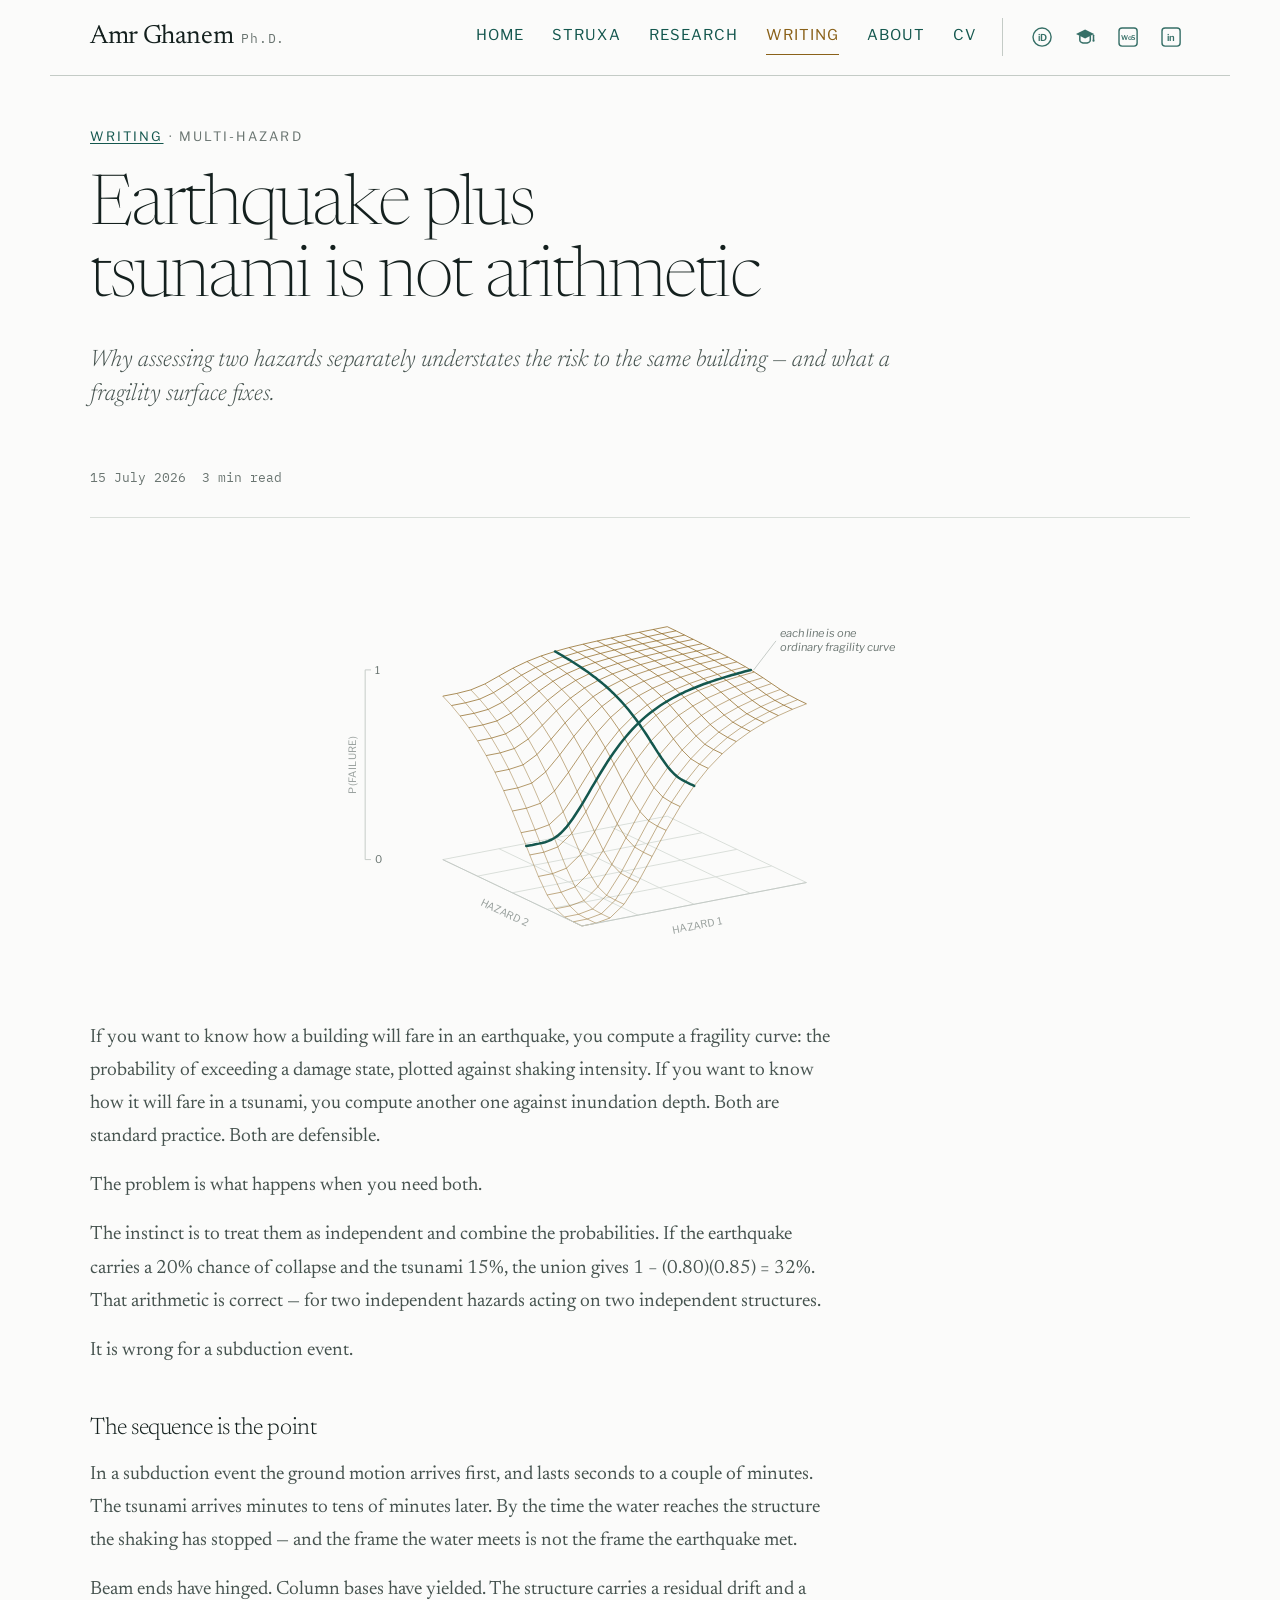
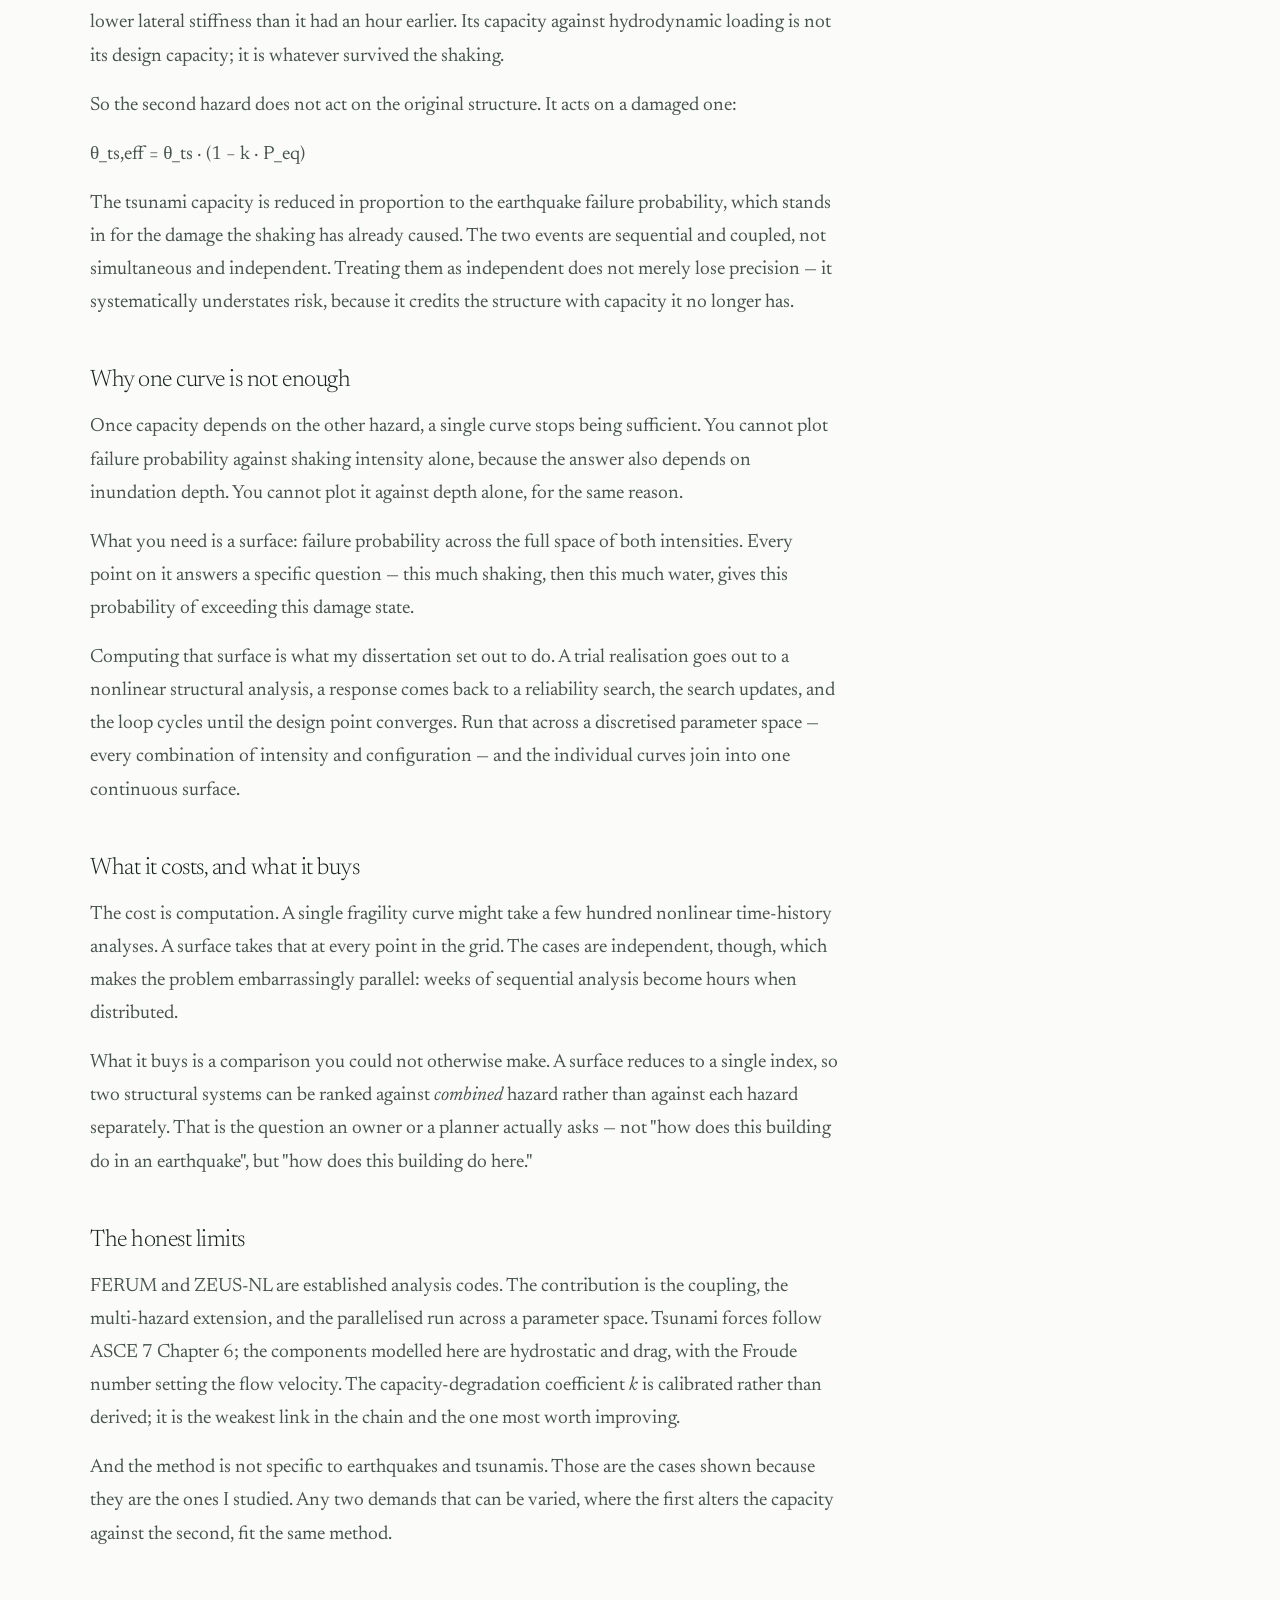
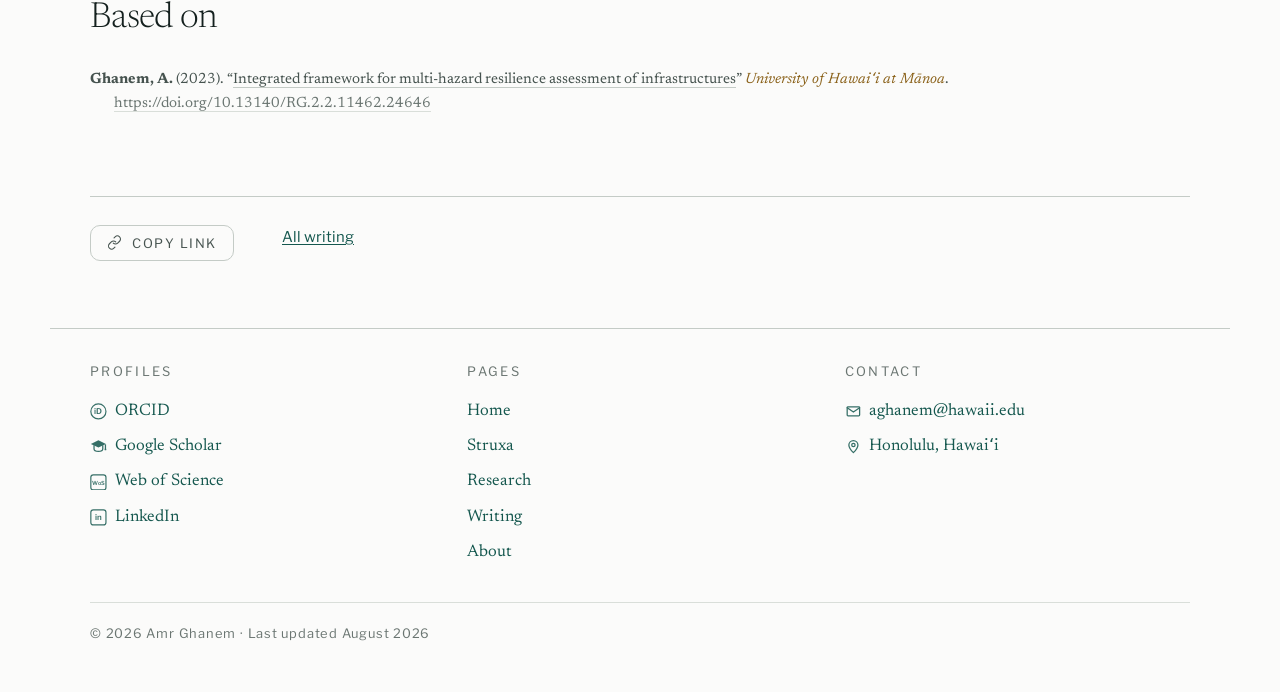
<file: earthquake-plus-tsunami-is-not-arithmetic.html>
<!doctype html>
<html lang="en">
<head>
<meta charset="utf-8">
<meta name="viewport" content="width=device-width, initial-scale=1">
<title>Earthquake plus tsunami is not arithmetic &mdash; Amr Ghanem</title>
<meta name="description" content="Why assessing two hazards separately understates the risk to the same building — and what a fragility surface fixes.">
<meta name="author" content="Amr Ghanem">
<meta name="google-site-verification" content="N7SfwrwoC02l1aEcuYJvm5LP5YG1cOPz4i0i2Lr4dgA">
<meta name="robots" content="index,follow,max-image-preview:large">
<link rel="canonical" href="https://amr-ghanem.github.io/earthquake-plus-tsunami-is-not-arithmetic.html">
<meta property="og:title" content="Earthquake plus tsunami is not arithmetic &mdash; Amr Ghanem">
<meta property="og:description" content="Why assessing two hazards separately understates the risk to the same building — and what a fragility surface fixes.">
<meta property="og:type" content="profile">
<meta property="og:url" content="https://amr-ghanem.github.io/earthquake-plus-tsunami-is-not-arithmetic.html">
<meta name="twitter:card" content="summary_large_image">
<meta name="twitter:title" content="Earthquake plus tsunami is not arithmetic &mdash; Amr Ghanem">
<meta name="twitter:description" content="Why assessing two hazards separately understates the risk to the same building — and what a fragility surface fixes.">
<meta name="twitter:image" content="https://amr-ghanem.github.io/og-card.jpg">
<meta property="og:image" content="https://amr-ghanem.github.io/og-card.jpg">
<meta property="og:image:width" content="1200">
<meta property="og:image:height" content="630">
<meta property="og:site_name" content="Amr Ghanem">
<link rel="icon" href="favicon.ico" sizes="any">
<link rel="icon" type="image/svg+xml" href="icons/icon.svg">
<link rel="apple-touch-icon" href="icons/icon-192.png">
<link rel="manifest" href="site.webmanifest">
<link rel="preconnect" href="https://fonts.googleapis.com"><link rel="preconnect" href="https://fonts.gstatic.com" crossorigin><link rel="stylesheet" href="https://fonts.googleapis.com/css2?family=IBM+Plex+Mono:wght@400;500&family=Libre+Franklin:wght@400;500&family=Newsreader:ital,opsz,wght@0,6..72,200;0,6..72,300;0,6..72,400;0,6..72,500;1,6..72,300&display=swap">
<link rel="stylesheet" href="style.css?v=99e27f3d34">
<script type="application/ld+json">
{"inLanguage":"en","datePublished":"2026-07-15","description":"Why assessing two hazards separately understates the risk to the same building — and what a fragility surface fixes.","@type":"BlogPosting","dateModified":"2026-07-15","headline":"Earthquake plus tsunami is not arithmetic","author":{"url":"https://amr-ghanem.github.io","name":"Amr Ghanem","@type":"Person","sameAs":["https://orcid.org/0000-0002-1855-5421","https://scholar.google.com/citations?user=Y_kH3ooAAAAJ","https://www.webofscience.com/wos/author/record/PLC-4161-2026","https://www.linkedin.com/in/amr-ghanem","https://www.researchgate.net/profile/Amr-Ghanem","https://openalex.org/works?filter=author.orcid:0000-0002-1855-5421","https://github.com/amr-ghanem"]},"@context":"https://schema.org","mainEntityOfPage":{"@type":"WebPage","@id":"https://amr-ghanem.github.io/earthquake-plus-tsunami-is-not-arithmetic.html"},"publisher":{"name":"Amr Ghanem","@type":"Person"},"wordCount":688}
</script>
</head>
<body>
<a class="skip" href="#main">Skip to content</a>
<header class="site">
  <a class="wordmark" href="index.html"><strong>Amr Ghanem</strong><span>Ph.D.</span></a>
  <div class="headright">
    <nav><a href="index.html">Home</a><a href="struxa.html">Struxa</a><a href="research.html">Research</a><a href="writing.html" class="active" aria-current="page">Writing</a><a href="about.html">About</a><a href="cv.html">CV</a></nav>
    <div class="hicons">
      <a href="https://orcid.org/0000-0002-1855-5421" rel="noopener noreferrer" title="ORCID" aria-label="ORCID" target="_blank"><svg class="icon" viewBox="0 0 20 20" aria-hidden="true" fill="none" stroke="currentColor" stroke-width="1.4"><circle cx="10" cy="10" r="9" /><text x="10" y="13.6" text-anchor="middle" font-family="Libre Franklin, Segoe UI, sans-serif" font-size="9.5" font-weight="600" letter-spacing="0" fill="currentColor" stroke="none">iD</text></svg></a><a href="https://scholar.google.com/citations?user=Y_kH3ooAAAAJ" rel="noopener noreferrer" title="Google Scholar" aria-label="Google Scholar" target="_blank"><svg class="icon" viewBox="0 0 20 20" aria-hidden="true" fill="none" stroke="currentColor" stroke-width="1.5" stroke-linecap="round" stroke-linejoin="round"><path d="M10 2.6 19 7 10 11.4 1 7z" fill="currentColor" stroke="none"/><path d="M4.8 9v4.1c0 1.6 2.3 2.9 5.2 2.9s5.2-1.3 5.2-2.9V9"/><path d="M18.4 8.1v4.6"/><circle cx="18.4" cy="13.6" r="1.1" fill="currentColor" stroke="none"/></svg></a><a href="https://www.webofscience.com/wos/author/record/PLC-4161-2026" rel="noopener noreferrer" title="Web of Science" aria-label="Web of Science" target="_blank"><svg class="icon" viewBox="0 0 20 20" aria-hidden="true" fill="none" stroke="currentColor" stroke-width="1.4"><rect x="1" y="1" width="18" height="18" rx="3" /><text x="10" y="12.8" text-anchor="middle" font-family="Libre Franklin, Segoe UI, sans-serif" font-size="6.6" font-weight="600" letter-spacing="-.02em" fill="currentColor" stroke="none">WoS</text></svg></a><a href="https://www.linkedin.com/in/amr-ghanem" rel="noopener noreferrer" title="LinkedIn" aria-label="LinkedIn" target="_blank"><svg class="icon" viewBox="0 0 20 20" aria-hidden="true" fill="none" stroke="currentColor" stroke-width="1.4"><rect x="1" y="1" width="18" height="18" rx="3" /><text x="10" y="13.6" text-anchor="middle" font-family="Libre Franklin, Segoe UI, sans-serif" font-size="9.5" font-weight="600" letter-spacing="0" fill="currentColor" stroke="none">in</text></svg></a>
    </div>
  </div>
</header>
<main id="main">
<article class="postpage">
  <section class="pagehead">
    <p class="eyebrow"><a href="writing.html">Writing</a> &middot; Multi-hazard</p>
    <h1>Earthquake plus tsunami is not arithmetic</h1>
    <p class="lede">Why assessing two hazards separately understates the risk to the same building — and what a fragility surface fixes.</p>
    <p class="meta"><time class="when" datetime="2026-07-15">15 July 2026</time><span class="when">3 min read</span></p>
  </section>

  <figure class="postfig art"><svg class="figsvg surf" viewBox="0 0 620 420" role="img" aria-label="A fragility surface drawn as a wireframe: failure probability rising across two hazards together, with two ordinary fragility curves marked on it as slices that cross" xmlns="http://www.w3.org/2000/svg"><g class="fgrid"><line x1="250" y1="372" x2="106.2" y2="303.4"/><line x1="250" y1="372" x2="482" y2="327.1"/><line x1="308" y1="360.8" x2="164.2" y2="292.1"/><line x1="214" y1="354.8" x2="446" y2="310"/><line x1="366" y1="349.6" x2="222.2" y2="280.9"/><line x1="178.1" y1="337.7" x2="410.1" y2="292.8"/><line x1="424" y1="338.3" x2="280.2" y2="269.7"/><line x1="142.1" y1="320.5" x2="374.1" y2="275.6"/><line x1="482" y1="327.1" x2="338.2" y2="258.5"/><line x1="106.2" y1="303.4" x2="338.2" y2="258.5"/></g><g class="fmesh"><path class="m" opacity="0.6" d="M250 372 L264.5 369.1 L279 363.7 L293.5 349.6 L308 326.9 L322.5 300.1 L337 273.2 L351.5 248.6 L366 227.2 L380.5 209.1 L395 194 L409.5 181.4 L424 170.9 L438.5 162.1 L453 154.6 L467.5 148.1 L482 142.4"/><path class="m" opacity="0.6" d="M241 367.7 L255.5 364.8 L270 359.4 L284.5 345.3 L299 322.6 L313.5 295.8 L328 268.9 L342.5 244.3 L357 222.9 L371.5 204.8 L386 189.7 L400.5 177.1 L415 166.6 L429.5 157.8 L444 150.3 L458.5 143.8 L473 138.1"/><path class="m" opacity="0.6" d="M232 362.7 L246.5 359.9 L261 354.4 L275.5 340.3 L290 317.5 L304.5 290.5 L319 263.4 L333.5 238.7 L348 217.3 L362.5 199.2 L377 184.2 L391.5 171.7 L406 161.4 L420.5 152.7 L435 145.3 L449.5 138.9 L464 133.3"/><path class="m" opacity="0.61" d="M223 354.2 L237.5 351.3 L252 345.8 L266.5 331.5 L281 308.3 L295.5 281 L310 253.8 L324.5 229.1 L339 207.9 L353.5 190.2 L368 175.7 L382.5 163.8 L397 154 L411.5 145.8 L426 138.9 L440.5 132.9 L455 127.6"/><path class="m" opacity="0.64" d="M214 340 L228.5 337.1 L243 331.6 L257.5 317 L272 293.7 L286.5 266.3 L301 239.4 L315.5 215.4 L330 195.1 L344.5 178.6 L359 165.2 L373.5 154.4 L388 145.5 L402.5 138.1 L417 131.8 L431.5 126.3 L446 121.5"/><path class="m" opacity="0.67" d="M205 320.8 L219.6 317.9 L234 312.3 L248.6 297.9 L263 274.8 L277.6 248.1 L292 222.3 L306.6 199.7 L321 181.1 L335.6 166.2 L350 154.3 L364.6 144.7 L379 136.8 L393.6 130.3 L408 124.7 L422.6 119.8 L437 115.4"/><path class="m" opacity="0.7" d="M196.1 298.6 L210.6 295.8 L225.1 290.3 L239.6 276.2 L254.1 253.9 L268.6 228.6 L283.1 204.6 L297.6 184.1 L312.1 167.5 L326.6 154.3 L341.1 143.9 L355.6 135.6 L370.1 128.8 L384.6 123.1 L399.1 118.1 L413.6 113.7 L428.1 109.6"/><path class="m" opacity="0.73" d="M187.1 275.6 L201.6 272.7 L216.1 267.4 L230.6 253.9 L245.1 233 L259.6 209.6 L274.1 187.8 L288.6 169.5 L303.1 155 L317.6 143.6 L332.1 134.6 L346.6 127.4 L361.1 121.5 L375.6 116.4 L390.1 112 L404.6 107.9 L419.1 104.2"/><path class="m" opacity="0.76" d="M178.1 253.2 L192.6 250.3 L207.1 245.2 L221.6 232.5 L236.1 213.2 L250.6 192 L265.1 172.5 L279.6 156.5 L294.1 143.9 L308.6 134.1 L323.1 126.3 L337.6 120.1 L352.1 114.9 L366.6 110.3 L381.1 106.3 L395.6 102.6 L410.1 99.1"/><path class="m" opacity="0.78" d="M169.1 232.2 L183.6 229.3 L198.1 224.4 L212.6 212.7 L227.1 195.1 L241.6 176.1 L256.1 159 L270.6 145.1 L285.1 134.2 L299.6 125.7 L314.1 119 L328.6 113.5 L343.1 108.8 L357.6 104.7 L372.1 101 L386.6 97.5 L401.1 94.2"/><path class="m" opacity="0.8" d="M160.1 213.1 L174.6 210.2 L189.1 205.5 L203.6 194.8 L218.1 179 L232.6 162.1 L247.1 147.1 L261.6 135 L276.1 125.6 L290.6 118.2 L305.1 112.4 L319.6 107.5 L334.1 103.2 L348.6 99.4 L363.1 95.9 L377.6 92.6 L392.1 89.4"/><path class="m" opacity="0.82" d="M151.1 195.9 L165.6 193.1 L180.1 188.6 L194.6 178.8 L209.1 164.6 L223.6 149.7 L238.1 136.6 L252.6 126.1 L267.1 118 L281.6 111.5 L296.1 106.3 L310.6 101.9 L325.1 98 L339.6 94.4 L354.1 91.1 L368.6 87.9 L383.1 84.8"/><path class="m" opacity="0.83" d="M142.1 180.7 L156.6 177.8 L171.1 173.5 L185.6 164.6 L200.1 152 L214.6 138.8 L229.1 127.4 L243.6 118.2 L258.1 111.1 L272.6 105.4 L287.1 100.7 L301.6 96.6 L316.1 93 L330.6 89.6 L345.1 86.4 L359.6 83.3 L374.1 80.3"/><path class="m" opacity="0.85" d="M133.1 167.1 L147.6 164.2 L162.1 160.1 L176.6 152 L191.1 140.8 L205.6 129.2 L220.1 119.1 L234.6 111.1 L249.1 104.8 L263.6 99.7 L278.1 95.4 L292.6 91.6 L307.1 88.2 L321.6 84.9 L336.1 81.8 L350.6 78.8 L365.1 75.8"/><path class="m" opacity="0.86" d="M124.1 155 L138.6 152.2 L153.1 148.2 L167.6 140.9 L182.1 130.8 L196.6 120.5 L211.1 111.7 L225.6 104.6 L240.1 99 L254.6 94.3 L269.1 90.4 L283.6 86.8 L298.1 83.5 L312.6 80.3 L327.1 77.3 L341.6 74.3 L356.1 71.4"/><path class="m" opacity="0.86" d="M115.2 144.2 L129.6 141.4 L144.2 137.6 L158.6 130.9 L173.2 121.8 L187.6 112.8 L202.2 104.9 L216.6 98.6 L231.2 93.5 L245.6 89.2 L260.2 85.5 L274.6 82.1 L289.2 78.9 L303.6 75.8 L318.2 72.9 L332.6 69.9 L347.2 67"/><path class="m" opacity="0.87" d="M106.2 134.5 L120.7 131.7 L135.2 128 L149.7 121.9 L164.2 113.7 L178.7 105.6 L193.2 98.7 L207.7 93 L222.2 88.3 L236.7 84.3 L251.2 80.8 L265.7 77.5 L280.2 74.4 L294.7 71.4 L309.2 68.5 L323.7 65.6 L338.2 62.7"/><path class="m" opacity="0.52" d="M250 372 L241 367.7 L232 362.7 L223 354.2 L214 340 L205 320.8 L196.1 298.6 L187.1 275.6 L178.1 253.2 L169.1 232.2 L160.1 213.1 L151.1 195.9 L142.1 180.7 L133.1 167.1 L124.1 155 L115.2 144.2 L106.2 134.5"/><path class="m" opacity="0.52" d="M264.5 369.1 L255.5 364.8 L246.5 359.9 L237.5 351.3 L228.5 337.1 L219.6 317.9 L210.6 295.8 L201.6 272.7 L192.6 250.3 L183.6 229.3 L174.6 210.2 L165.6 193.1 L156.6 177.8 L147.6 164.2 L138.6 152.2 L129.6 141.4 L120.7 131.7"/><path class="m" opacity="0.53" d="M279 363.7 L270 359.4 L261 354.4 L252 345.8 L243 331.6 L234 312.3 L225.1 290.3 L216.1 267.4 L207.1 245.2 L198.1 224.4 L189.1 205.5 L180.1 188.6 L171.1 173.5 L162.1 160.1 L153.1 148.2 L144.2 137.6 L135.2 128"/><path class="m" opacity="0.56" d="M293.5 349.6 L284.5 345.3 L275.5 340.3 L266.5 331.5 L257.5 317 L248.6 297.9 L239.6 276.2 L230.6 253.9 L221.6 232.5 L212.6 212.7 L203.6 194.8 L194.6 178.8 L185.6 164.6 L176.6 152 L167.6 140.9 L158.6 130.9 L149.7 121.9"/><path class="m" opacity="0.61" d="M308 326.9 L299 322.6 L290 317.5 L281 308.3 L272 293.7 L263 274.8 L254.1 253.9 L245.1 233 L236.1 213.2 L227.1 195.1 L218.1 179 L209.1 164.6 L200.1 152 L191.1 140.8 L182.1 130.8 L173.2 121.8 L164.2 113.7"/><path class="m" opacity="0.66" d="M322.5 300.1 L313.5 295.8 L304.5 290.5 L295.5 281 L286.5 266.3 L277.6 248.1 L268.6 228.6 L259.6 209.6 L250.6 192 L241.6 176.1 L232.6 162.1 L223.6 149.7 L214.6 138.8 L205.6 129.2 L196.6 120.5 L187.6 112.8 L178.7 105.6"/><path class="m" opacity="0.71" d="M337 273.2 L328 268.9 L319 263.4 L310 253.8 L301 239.4 L292 222.3 L283.1 204.6 L274.1 187.8 L265.1 172.5 L256.1 159 L247.1 147.1 L238.1 136.6 L229.1 127.4 L220.1 119.1 L211.1 111.7 L202.2 104.9 L193.2 98.7"/><path class="m" opacity="0.76" d="M351.5 248.6 L342.5 244.3 L333.5 238.7 L324.5 229.1 L315.5 215.4 L306.6 199.7 L297.6 184.1 L288.6 169.5 L279.6 156.5 L270.6 145.1 L261.6 135 L252.6 126.1 L243.6 118.2 L234.6 111.1 L225.6 104.6 L216.6 98.6 L207.7 93"/><path class="m" opacity="0.79" d="M366 227.2 L357 222.9 L348 217.3 L339 207.9 L330 195.1 L321 181.1 L312.1 167.5 L303.1 155 L294.1 143.9 L285.1 134.2 L276.1 125.6 L267.1 118 L258.1 111.1 L249.1 104.8 L240.1 99 L231.2 93.5 L222.2 88.3"/><path class="m" opacity="0.82" d="M380.5 209.1 L371.5 204.8 L362.5 199.2 L353.5 190.2 L344.5 178.6 L335.6 166.2 L326.6 154.3 L317.6 143.6 L308.6 134.1 L299.6 125.7 L290.6 118.2 L281.6 111.5 L272.6 105.4 L263.6 99.7 L254.6 94.3 L245.6 89.2 L236.7 84.3"/><path class="m" opacity="0.84" d="M395 194 L386 189.7 L377 184.2 L368 175.7 L359 165.2 L350 154.3 L341.1 143.9 L332.1 134.6 L323.1 126.3 L314.1 119 L305.1 112.4 L296.1 106.3 L287.1 100.7 L278.1 95.4 L269.1 90.4 L260.2 85.5 L251.2 80.8"/><path class="m" opacity="0.85" d="M409.5 181.4 L400.5 177.1 L391.5 171.7 L382.5 163.8 L373.5 154.4 L364.6 144.7 L355.6 135.6 L346.6 127.4 L337.6 120.1 L328.6 113.5 L319.6 107.5 L310.6 101.9 L301.6 96.6 L292.6 91.6 L283.6 86.8 L274.6 82.1 L265.7 77.5"/><path class="m" opacity="0.86" d="M424 170.9 L415 166.6 L406 161.4 L397 154 L388 145.5 L379 136.8 L370.1 128.8 L361.1 121.5 L352.1 114.9 L343.1 108.8 L334.1 103.2 L325.1 98 L316.1 93 L307.1 88.2 L298.1 83.5 L289.2 78.9 L280.2 74.4"/><path class="m" opacity="0.87" d="M438.5 162.1 L429.5 157.8 L420.5 152.7 L411.5 145.8 L402.5 138.1 L393.6 130.3 L384.6 123.1 L375.6 116.4 L366.6 110.3 L357.6 104.7 L348.6 99.4 L339.6 94.4 L330.6 89.6 L321.6 84.9 L312.6 80.3 L303.6 75.8 L294.7 71.4"/><path class="m" opacity="0.88" d="M453 154.6 L444 150.3 L435 145.3 L426 138.9 L417 131.8 L408 124.7 L399.1 118.1 L390.1 112 L381.1 106.3 L372.1 101 L363.1 95.9 L354.1 91.1 L345.1 86.4 L336.1 81.8 L327.1 77.3 L318.2 72.9 L309.2 68.5"/><path class="m" opacity="0.88" d="M467.5 148.1 L458.5 143.8 L449.5 138.9 L440.5 132.9 L431.5 126.3 L422.6 119.8 L413.6 113.7 L404.6 107.9 L395.6 102.6 L386.6 97.5 L377.6 92.6 L368.6 87.9 L359.6 83.3 L350.6 78.8 L341.6 74.3 L332.6 69.9 L323.7 65.6"/><path class="m" opacity="0.89" d="M482 142.4 L473 138.1 L464 133.3 L455 127.6 L446 121.5 L437 115.4 L428.1 109.6 L419.1 104.2 L410.1 99.1 L401.1 94.2 L392.1 89.4 L383.1 84.8 L374.1 80.3 L365.1 75.8 L356.1 71.4 L347.2 67 L338.2 62.7"/></g><path class="fslice" d="M192.5 289.4 L195.7 288.8 L198.9 288.2 L202.1 287.5 L205.4 286.9 L208.6 286.2 L211.8 285.4 L215 284.3 L218.2 282.9 L221.5 281.1 L224.7 278.9 L227.9 276.2 L231.1 272.9 L234.4 269.3 L237.6 265.1 L240.8 260.6 L244 255.8 L247.2 250.8 L250.5 245.5 L253.7 240.1 L256.9 234.6 L260.1 229.1 L263.4 223.6 L266.6 218.2 L269.8 212.9 L273 207.7 L276.2 202.6 L279.5 197.7 L282.7 193 L285.9 188.5 L289.1 184.2 L292.4 180.1 L295.6 176.2 L298.8 172.4 L302 168.9 L305.2 165.5 L308.5 162.3 L311.7 159.3 L314.9 156.4 L318.1 153.7 L321.4 151.1 L324.6 148.7 L327.8 146.4 L331 144.2 L334.2 142.1 L337.5 140.1 L340.7 138.2 L343.9 136.4 L347.1 134.7 L350.4 133 L353.6 131.5 L356.8 129.9 L360 128.5 L363.2 127.1 L366.5 125.8 L369.7 124.5 L372.9 123.2 L376.1 122 L379.4 120.9 L382.6 119.8 L385.8 118.7 L389 117.6 L392.2 116.6 L395.5 115.6 L398.7 114.6 L401.9 113.6 L405.1 112.7 L408.4 111.8 L411.6 110.9 L414.8 110 L418 109.1 L421.2 108.3 L424.5 107.4"/><path class="fslice" d="M366 227.2 L364 226.2 L362 225.3 L360 224.3 L358 223.4 L356 222.4 L354 221.3 L352 220.1 L350 218.8 L348 217.3 L346 215.5 L344 213.6 L342 211.5 L340 209.1 L338 206.6 L336 203.9 L334 201.1 L332 198.2 L330 195.1 L328 192.1 L326 188.9 L324 185.8 L322 182.7 L320.1 179.6 L318.1 176.5 L316.1 173.4 L314.1 170.4 L312.1 167.5 L310.1 164.6 L308.1 161.7 L306.1 159 L304.1 156.3 L302.1 153.7 L300.1 151.1 L298.1 148.6 L296.1 146.2 L294.1 143.9 L292.1 141.6 L290.1 139.4 L288.1 137.3 L286.1 135.2 L284.1 133.2 L282.1 131.2 L280.1 129.3 L278.1 127.4 L276.1 125.6 L274.1 123.8 L272.1 122.1 L270.1 120.4 L268.1 118.8 L266.1 117.2 L264.1 115.6 L262.1 114.1 L260.1 112.6 L258.1 111.1 L256.1 109.6 L254.1 108.2 L252.1 106.8 L250.1 105.5 L248.1 104.1 L246.1 102.8 L244.1 101.5 L242.1 100.2 L240.1 99 L238.1 97.7 L236.1 96.5 L234.1 95.3 L232.1 94.1 L230.2 92.9 L228.2 91.7 L226.2 90.6 L224.2 89.4 L222.2 88.3"/><g class="faxis"><line x1="250" y1="372" x2="482" y2="327.1"/><line x1="250" y1="372" x2="106.2" y2="303.4"/></g><text class="flab" x="370.2" y="375.1" text-anchor="middle" transform="rotate(-10.95 370.2 375.1)">hazard 1</text><text class="flab" x="168.6" y="361.6" text-anchor="middle" transform="rotate(25.5 168.6 361.6)">hazard 2</text><g class="fscale"><line x1="26" y1="107.36" x2="26" y2="303.36"/><line x1="26" y1="107.36" x2="32" y2="107.36"/><line x1="26" y1="303.36" x2="32" y2="303.36"/></g><text class="ftk" x="36" y="111.36">1</text><text class="ftk" x="36" y="307.36">0</text><text class="flab" x="17" y="205.4" text-anchor="middle" transform="rotate(-90 17 205.4)">P(failure)</text><line class="flead" x1="427.5" y1="107.4" x2="450.5" y2="77.4"/><text class="fnote" x="454.5" y="73.4">each line is one</text><text class="fnote" x="454.5" y="87.4">ordinary fragility curve</text></svg></figure>
  <div class="prose">
<p>If you want to know how a building will fare in an earthquake, you compute a fragility curve: the probability of exceeding a damage state, plotted against shaking intensity. If you want to know how it will fare in a tsunami, you compute another one against inundation depth. Both are standard practice. Both are defensible.</p>
<p>The problem is what happens when you need both.</p>
<p>The instinct is to treat them as independent and combine the probabilities. If the earthquake carries a 20% chance of collapse and the tsunami 15%, the union gives 1 − (0.80)(0.85) = 32%. That arithmetic is correct — for two independent hazards acting on two independent structures.</p>
<p>It is wrong for a subduction event.</p>
<h2 class="rule">The sequence is the point</h2>
<p>In a subduction event the ground motion arrives first, and lasts seconds to a couple of minutes. The tsunami arrives minutes to tens of minutes later. By the time the water reaches the structure the shaking has stopped — and the frame the water meets is not the frame the earthquake met.</p>
<p>Beam ends have hinged. Column bases have yielded. The structure carries a residual drift and a lower lateral stiffness than it had an hour earlier. Its capacity against hydrodynamic loading is not its design capacity; it is whatever survived the shaking.</p>
<p>So the second hazard does not act on the original structure. It acts on a damaged one:</p>
<p>θ_ts,eff = θ_ts · (1 − k · P_eq)</p>
<p>The tsunami capacity is reduced in proportion to the earthquake failure probability, which stands in for the damage the shaking has already caused. The two events are sequential and coupled, not simultaneous and independent. Treating them as independent does not merely lose precision — it systematically understates risk, because it credits the structure with capacity it no longer has.</p>
<h2 class="rule">Why one curve is not enough</h2>
<p>Once capacity depends on the other hazard, a single curve stops being sufficient. You cannot plot failure probability against shaking intensity alone, because the answer also depends on inundation depth. You cannot plot it against depth alone, for the same reason.</p>
<p>What you need is a surface: failure probability across the full space of both intensities. Every point on it answers a specific question — this much shaking, then this much water, gives this probability of exceeding this damage state.</p>
<p>Computing that surface is what my dissertation set out to do. A trial realisation goes out to a nonlinear structural analysis, a response comes back to a reliability search, the search updates, and the loop cycles until the design point converges. Run that across a discretised parameter space — every combination of intensity and configuration — and the individual curves join into one continuous surface.</p>
<h2 class="rule">What it costs, and what it buys</h2>
<p>The cost is computation. A single fragility curve might take a few hundred nonlinear time-history analyses. A surface takes that at every point in the grid. The cases are independent, though, which makes the problem embarrassingly parallel: weeks of sequential analysis become hours when distributed.</p>
<p>What it buys is a comparison you could not otherwise make. A surface reduces to a single index, so two structural systems can be ranked against <em>combined</em> hazard rather than against each hazard separately. That is the question an owner or a planner actually asks — not &quot;how does this building do in an earthquake&quot;, but &quot;how does this building do here.&quot;</p>
<h2 class="rule">The honest limits</h2>
<p>FERUM and ZEUS-NL are established analysis codes. The contribution is the coupling, the multi-hazard extension, and the parallelised run across a parameter space. Tsunami forces follow ASCE 7 Chapter 6; the components modelled here are hydrostatic and drag, with the Froude number setting the flow velocity. The capacity-degradation coefficient <em>k</em> is calibrated rather than derived; it is the weakest link in the chain and the one most worth improving.</p>
<p>And the method is not specific to earthquakes and tsunamis. Those are the cases shown because they are the ones I studied. Any two demands that can be varied, where the first alters the capacity against the second, fit the same method.</p>
  </div>


  <section class="postsources">
    <h2 class="rule">Based on</h2>
    <ul class="reflist">
    <li><strong>Ghanem, A.</strong> (2023). &ldquo;<a href="https://doi.org/10.13140/RG.2.2.11462.24646" rel="noopener noreferrer" target="_blank">Integrated framework for multi-hazard resilience assessment of infrastructures</a>&rdquo; <em class="venue">University of Hawaiʻi at Mānoa</em>. <a href="https://doi.org/10.13140/RG.2.2.11462.24646" class="srcdoi" rel="noopener noreferrer" target="_blank">https://doi.org/10.13140/RG.2.2.11462.24646</a></li>
    </ul>
  </section>  <section class="postfoot">
    <div class="postshare" hidden><button type="button" class="sharebtn" data-share><svg viewBox="0 0 24 24" aria-hidden="true" fill="none" stroke="currentColor" stroke-width="1.7" stroke-linecap="round" stroke-linejoin="round"><path d="M10 13a5 5 0 0 0 7.1 0l3-3a5 5 0 0 0-7.1-7.1l-1.7 1.7"/><path d="M14 11a5 5 0 0 0-7.1 0l-3 3A5 5 0 0 0 11 21.1l1.7-1.7"/></svg><span>Copy link</span></button></div>
<p class="rl"><a href="writing.html">All writing</a></p>  </section>
</article>
</main>
<footer class="site">
  <div class="fcols">
    <div>
      <p class="flab">Profiles</p>
      <a href="https://orcid.org/0000-0002-1855-5421" rel="noopener noreferrer" target="_blank"><svg class="icon" viewBox="0 0 20 20" aria-hidden="true" fill="none" stroke="currentColor" stroke-width="1.4"><circle cx="10" cy="10" r="9" /><text x="10" y="13.6" text-anchor="middle" font-family="Libre Franklin, Segoe UI, sans-serif" font-size="9.5" font-weight="600" letter-spacing="0" fill="currentColor" stroke="none">iD</text></svg>ORCID</a><a href="https://scholar.google.com/citations?user=Y_kH3ooAAAAJ" rel="noopener noreferrer" target="_blank"><svg class="icon" viewBox="0 0 20 20" aria-hidden="true" fill="none" stroke="currentColor" stroke-width="1.5" stroke-linecap="round" stroke-linejoin="round"><path d="M10 2.6 19 7 10 11.4 1 7z" fill="currentColor" stroke="none"/><path d="M4.8 9v4.1c0 1.6 2.3 2.9 5.2 2.9s5.2-1.3 5.2-2.9V9"/><path d="M18.4 8.1v4.6"/><circle cx="18.4" cy="13.6" r="1.1" fill="currentColor" stroke="none"/></svg>Google Scholar</a><a href="https://www.webofscience.com/wos/author/record/PLC-4161-2026" rel="noopener noreferrer" target="_blank"><svg class="icon" viewBox="0 0 20 20" aria-hidden="true" fill="none" stroke="currentColor" stroke-width="1.4"><rect x="1" y="1" width="18" height="18" rx="3" /><text x="10" y="12.8" text-anchor="middle" font-family="Libre Franklin, Segoe UI, sans-serif" font-size="6.6" font-weight="600" letter-spacing="-.02em" fill="currentColor" stroke="none">WoS</text></svg>Web of Science</a><a href="https://www.linkedin.com/in/amr-ghanem" rel="noopener noreferrer" target="_blank"><svg class="icon" viewBox="0 0 20 20" aria-hidden="true" fill="none" stroke="currentColor" stroke-width="1.4"><rect x="1" y="1" width="18" height="18" rx="3" /><text x="10" y="13.6" text-anchor="middle" font-family="Libre Franklin, Segoe UI, sans-serif" font-size="9.5" font-weight="600" letter-spacing="0" fill="currentColor" stroke="none">in</text></svg>LinkedIn</a>
    </div>
    <div>
      <p class="flab">Pages</p>
      <a href="index.html">Home</a>
      <a href="struxa.html">Struxa</a>
      <a href="research.html">Research</a><a href="writing.html">Writing</a>
      <a href="about.html">About</a>
    </div>
    <div>
      <p class="flab">Contact</p>
      <a href="mailto:aghanem@hawaii.edu"><svg class="icon" viewBox="0 0 20 20" aria-hidden="true" fill="none" stroke="currentColor" stroke-width="1.5" stroke-linecap="round" stroke-linejoin="round"><rect x="2.6" y="4.6" width="14.8" height="10.8" rx="1"/><path d="m2.6 5.6 7.4 5.2 7.4-5.2"/></svg>aghanem@hawaii.edu</a>
      <p class="fplain"><a href="https://www.google.com/maps/place/Honolulu%2C%20Hawai%CA%BBi"  rel="noopener noreferrer" target="_blank"><svg class="icon" viewBox="0 0 20 20" aria-hidden="true" fill="none" stroke="currentColor" stroke-width="1.5" stroke-linecap="round" stroke-linejoin="round"><path d="M10 17.4s5.4-5 5.4-9a5.4 5.4 0 1 0-10.8 0c0 4 5.4 9 5.4 9z"/><circle cx="10" cy="8.4" r="2"/></svg>Honolulu, Hawaiʻi</a></p>
    </div>
  </div>
  <div class="footbar">
    <p class="colophon">&copy; 2026 Amr Ghanem &middot; Last updated August 2026</p>
  </div>
</footer>

<script>
// One handler for every [data-share] control on the site. The button ships
// hidden and is only revealed where the clipboard API exists, so it is never a
// control that does nothing when pressed.
(function(){
  var btns = [].slice.call(document.querySelectorAll('[data-share]'));
  if (!btns.length) return;
  if (!navigator.clipboard || !navigator.clipboard.writeText) return;
  btns.forEach(function(b){
    if (b.parentNode) b.parentNode.hidden = false;
    var lab = b.querySelector('span'), t = null, was = lab ? lab.textContent : '';
    b.addEventListener('click', function(){
      navigator.clipboard.writeText(location.href).then(function(){
        if (!lab) return;
        lab.textContent = 'Link copied';
        if (t) clearTimeout(t);
        t = setTimeout(function(){ lab.textContent = was; }, 2000);
      }, function(){ if (lab) lab.textContent = 'Copy failed'; });
    });
  });
})();
(function(){
  // Progressive enhancement: nothing carries .reveal in the HTML, so if this
  // never runs the page is simply fully visible. Also a no-op under
  // prefers-reduced-motion.
  var rm = window.matchMedia && window.matchMedia('(prefers-reduced-motion: reduce)').matches;
  if (rm || !('IntersectionObserver' in window)) return;
  // Cast a wide net, then keep only the innermost blocks. An explicit list of
  // selectors always misses something and the coverage looks arbitrary; this
  // way every content block on every page animates, and nothing animates
  // inside something else that is also animating (which would compound the two
  // opacities and read as a flicker).
  var SEL = [
    'main > section > *', 'main > div > *',
    '.hero-text > *', '.pagehead-text > *', '.exp-intro > *', '.exp-panel', '.engine',
    '.chapter', '.xcard', '.hstep', '.work', '.entry', '.pub', '.post',
    '.pubgroup-head', '.recog li', '.creds li', '.svc li',
    '.funders li', '.roles li', '.stats > div', '.herostats > div',
    'main figure'
  ].join(',');

  var cand = [].slice.call(document.querySelectorAll(SEL));
  // keep leaves: drop any candidate that contains another candidate
  var t = cand.filter(function(el){
    for (var q=0;q<cand.length;q++) if (cand[q] !== el && el.contains(cand[q])) return false;
    return true;
  });
  if (!t.length) return;

  // stagger siblings so a group cascades rather than appearing all at once
  var counts = new Map();
  for (var i=0;i<t.length;i++) {
    var el = t[i], p = el.parentNode;
    var n = (counts.get(p) || 0); counts.set(p, n+1);
    if (n) el.style.transitionDelay = Math.min(n*50, 300) + 'ms';
    el.classList.add('reveal');
  }
  var io = new IntersectionObserver(function(es){
    es.forEach(function(e){ if(!e.isIntersecting) return; e.target.classList.add('seen'); io.unobserve(e.target); });
  }, {rootMargin:'0px 0px -8% 0px', threshold:0.06});
  for (var j=0;j<t.length;j++) io.observe(t[j]);
  // Strip the class outright rather than adding .seen: .seen still relies on a
  // transition running to completion, and in a throttled or non-compositing
  // context that transition can stall at opacity 0, leaving text invisible.
  // Removing .reveal drops the initial state entirely - instantly readable.
  // Crucially this is scoped to what is ON SCREEN. The earlier version rescued
  // the entire document after a fixed delay, which meant every section below
  // the fold was already revealed long before the reader scrolled to it - the
  // scroll reveal effectively never ran. Blocks further down keep waiting.
  function rescueInView(){
    var vh = window.innerHeight;
    for (var k=0;k<t.length;k++){
      var el = t[k];
      if (!el.classList.contains('reveal') || el.classList.contains('seen')) continue;
      var r = el.getBoundingClientRect();
      if (r.top < vh && r.bottom > 0){ el.style.transitionDelay=''; el.classList.remove('reveal'); }
    }
  }
  // Above-the-fold blocks: reveal on load, but only AFTER the browser has
  // painted the hidden state once. Adding .reveal and .seen inside the same
  // frame gives the engine no start value to interpolate from, so the content
  // simply popped in with no transition at all - which is what happened on the
  // home page. Two nested frames guarantee a paint in between.
  requestAnimationFrame(function(){
    requestAnimationFrame(function(){
      for (var k=0;k<t.length;k++)
        if (t[k].getBoundingClientRect().top < window.innerHeight) t[k].classList.add('seen');
    });
  });
  // Safety net: hidden tabs, prerender, or any environment where the observer
  // does not fire would otherwise leave content stuck at opacity 0. Content
  // being visible always wins over the animation - but only for content the
  // reader has actually reached.
  setTimeout(rescueInView, 2500);
  // Printing is not scrolling: nothing below the fold has been revealed, and a
  // print snapshot of opacity 0 is a blank page. Clear every pending reveal
  // before the dialog opens, whichever way the reader got there - the CV
  // button, Ctrl+P, or Save as PDF.
  // The screen keeps its reveals exactly as they were: whatever is cleared for
  // the dialog is put back the moment it closes.
  var parked = [];
  function revealAllForPrint(){
    parked = [];
    for (var k=0;k<t.length;k++){
      if (!t[k].classList.contains('reveal')) continue;
      parked.push([t[k], t[k].style.transitionDelay]);
      t[k].style.transitionDelay = '';
      t[k].classList.remove('reveal');
    }
  }
  function restoreAfterPrint(){
    for (var k=0;k<parked.length;k++){
      parked[k][0].classList.add('reveal');
      parked[k][0].style.transitionDelay = parked[k][1];
    }
    parked = [];
  }
  window.addEventListener('beforeprint', revealAllForPrint);
  window.addEventListener('afterprint', restoreAfterPrint);
  if (window.matchMedia) {
    var mqPrint = window.matchMedia('print');
    var onPrint = function(e){ if (e.matches) revealAllForPrint(); else restoreAfterPrint(); };
    if (mqPrint.addEventListener) mqPrint.addEventListener('change', onPrint);
    else if (mqPrint.addListener) mqPrint.addListener(onPrint);
  }
  document.addEventListener('visibilitychange', function(){
    if (!document.hidden) setTimeout(rescueInView, 400);
  });

  // A scroll-driven mirror of the observer. If IntersectionObserver is present
  // but throttled into never firing, this still brings each section in as it is
  // reached - and unlike the old blanket rescue it animates rather than snaps.
  var tick = null;
  window.addEventListener('scroll', function(){
    if (tick) return;
    tick = setTimeout(function(){
      tick = null;
      var vh = window.innerHeight;
      for (var k=0;k<t.length;k++){
        var el = t[k];
        if (!el.classList.contains('reveal') || el.classList.contains('seen')) continue;
        var r = el.getBoundingClientRect();
        if (r.top < vh*0.94 && r.bottom > 0) el.classList.add('seen');
      }
    }, 140);
  }, {passive:true});
})();
</script>
</body>
</html>
</file>
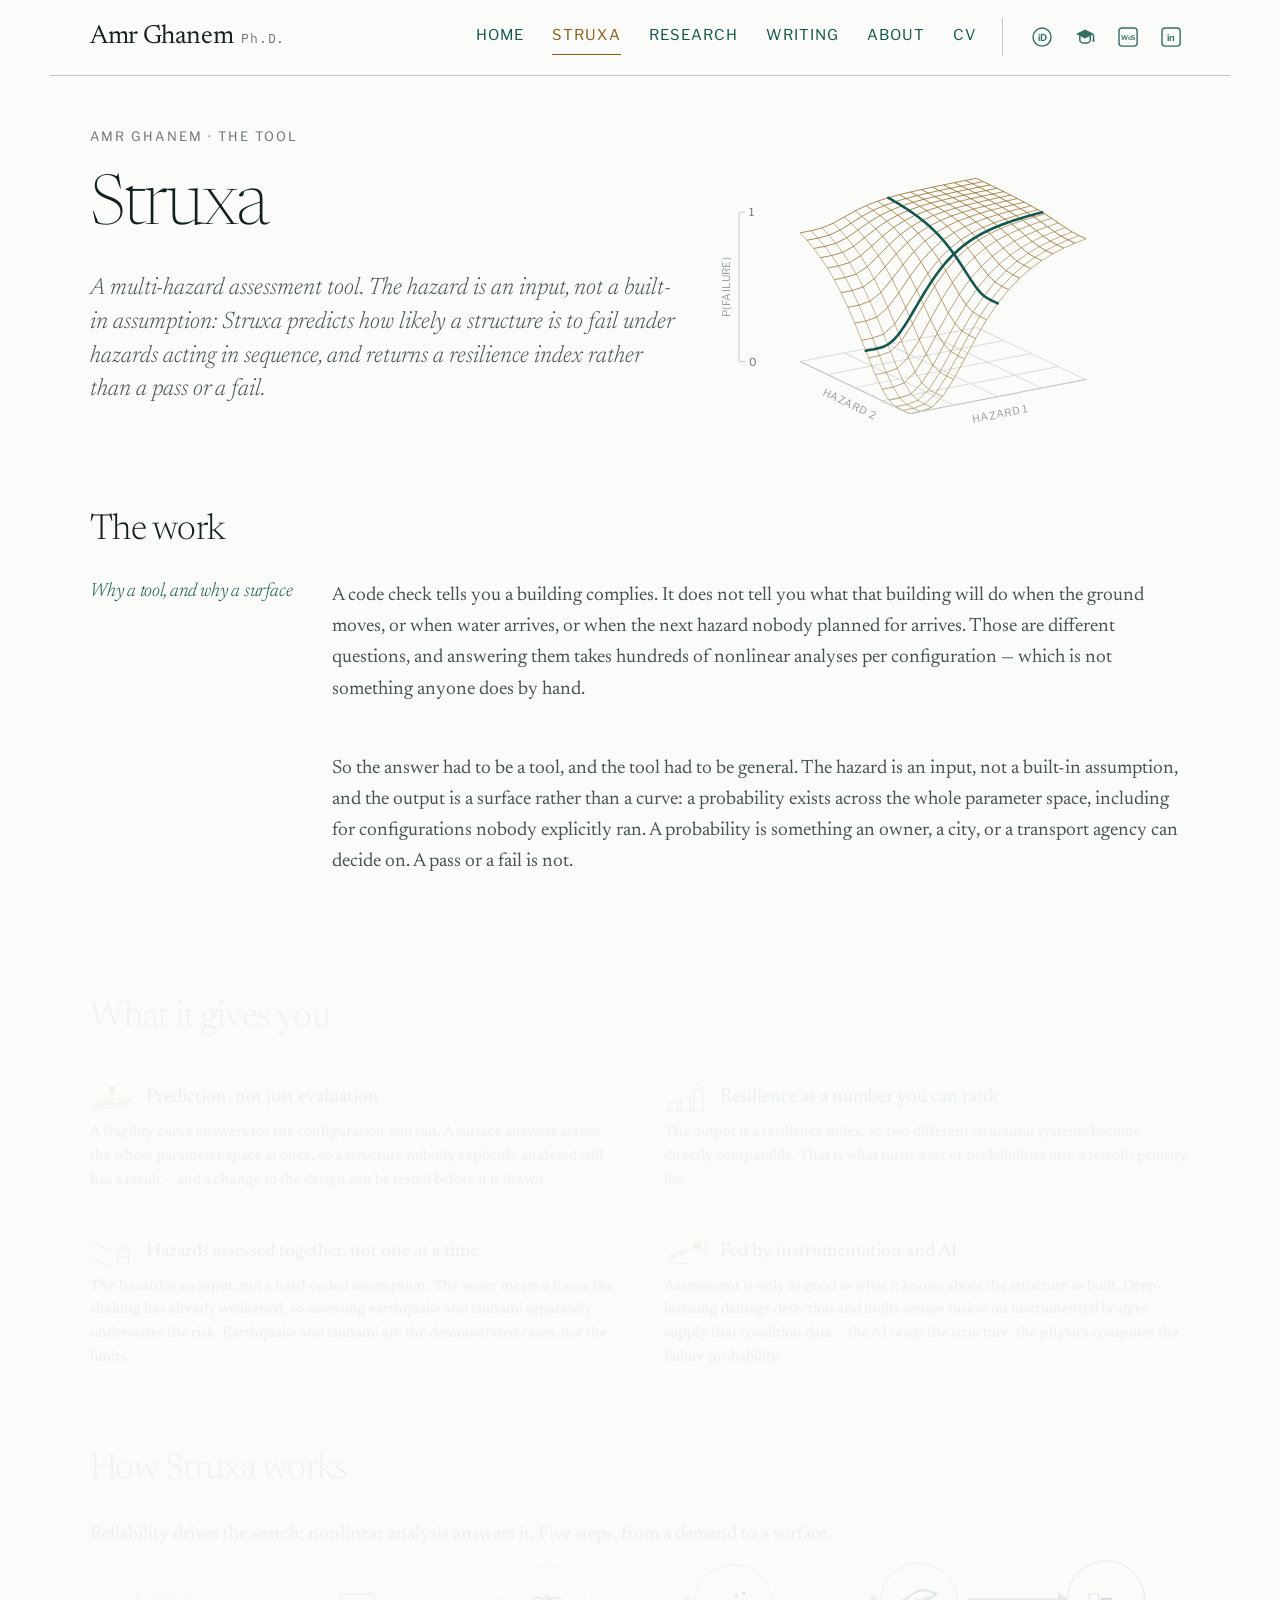
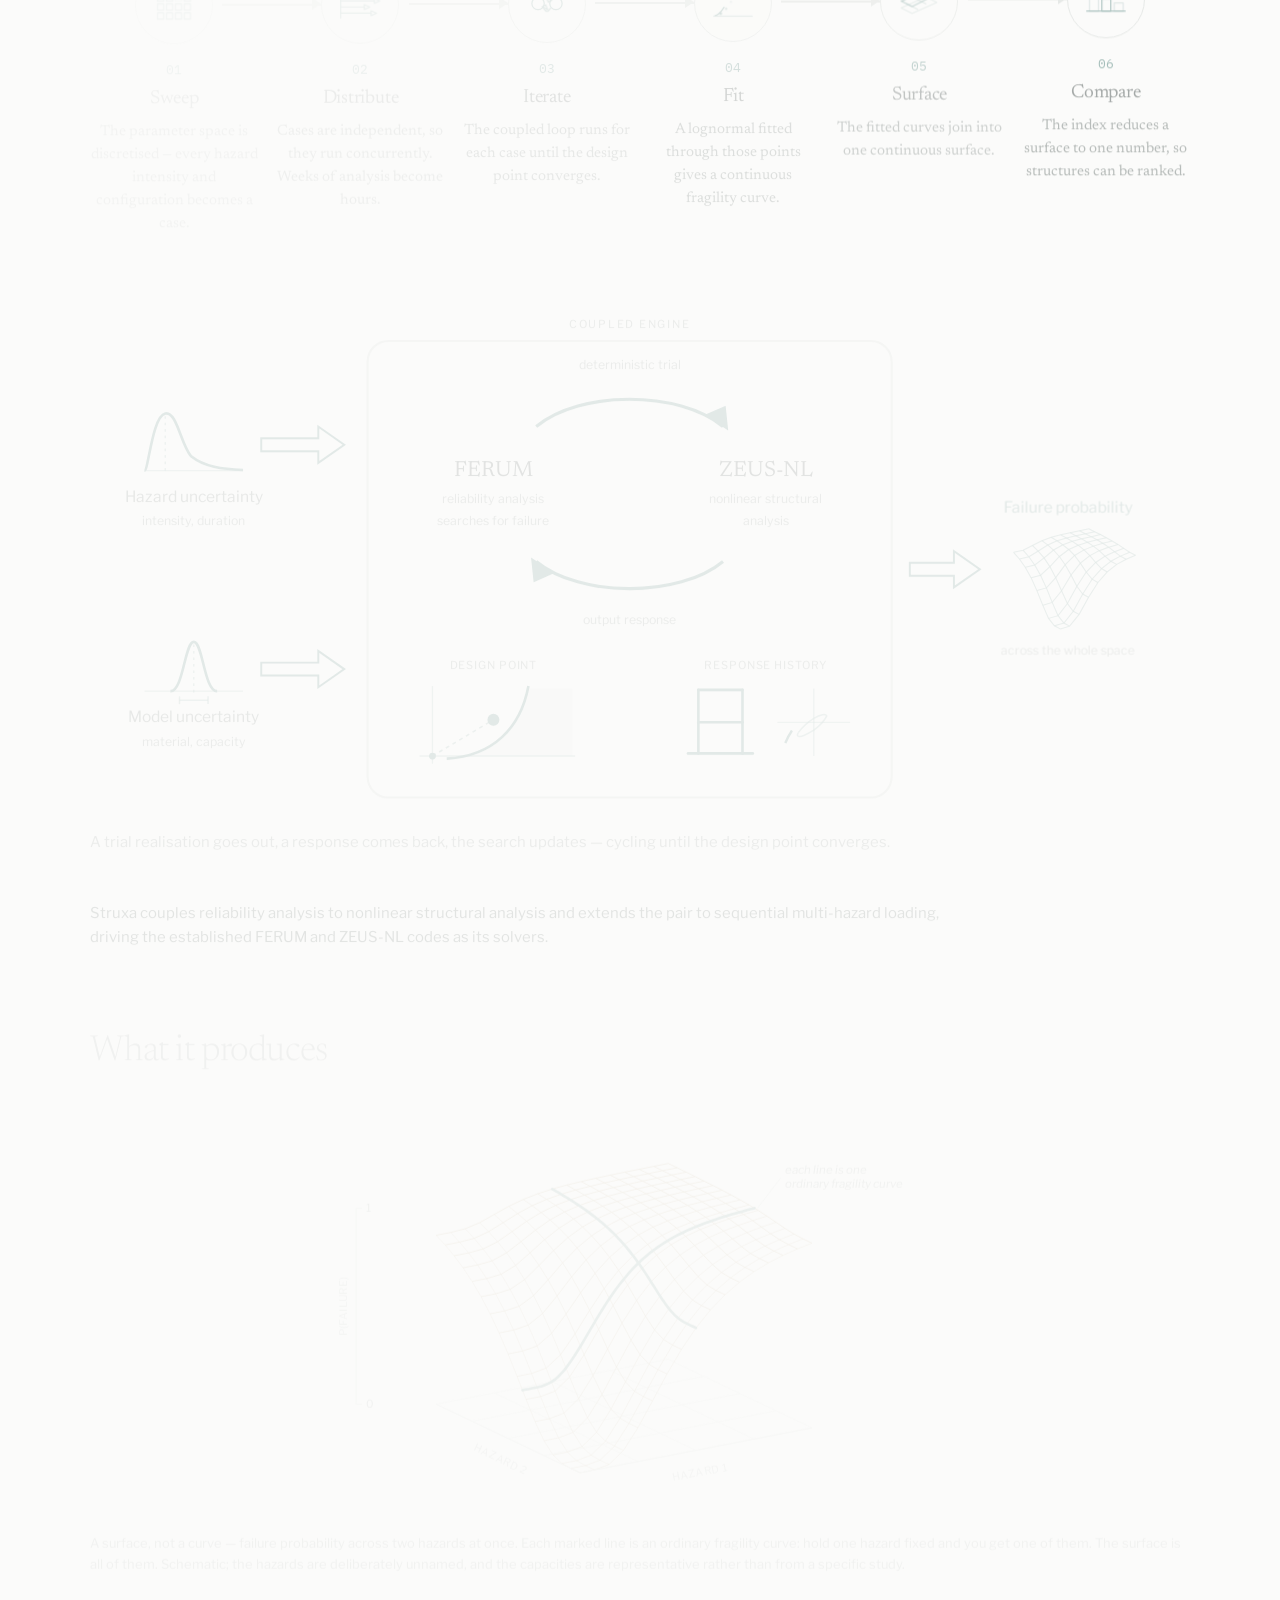
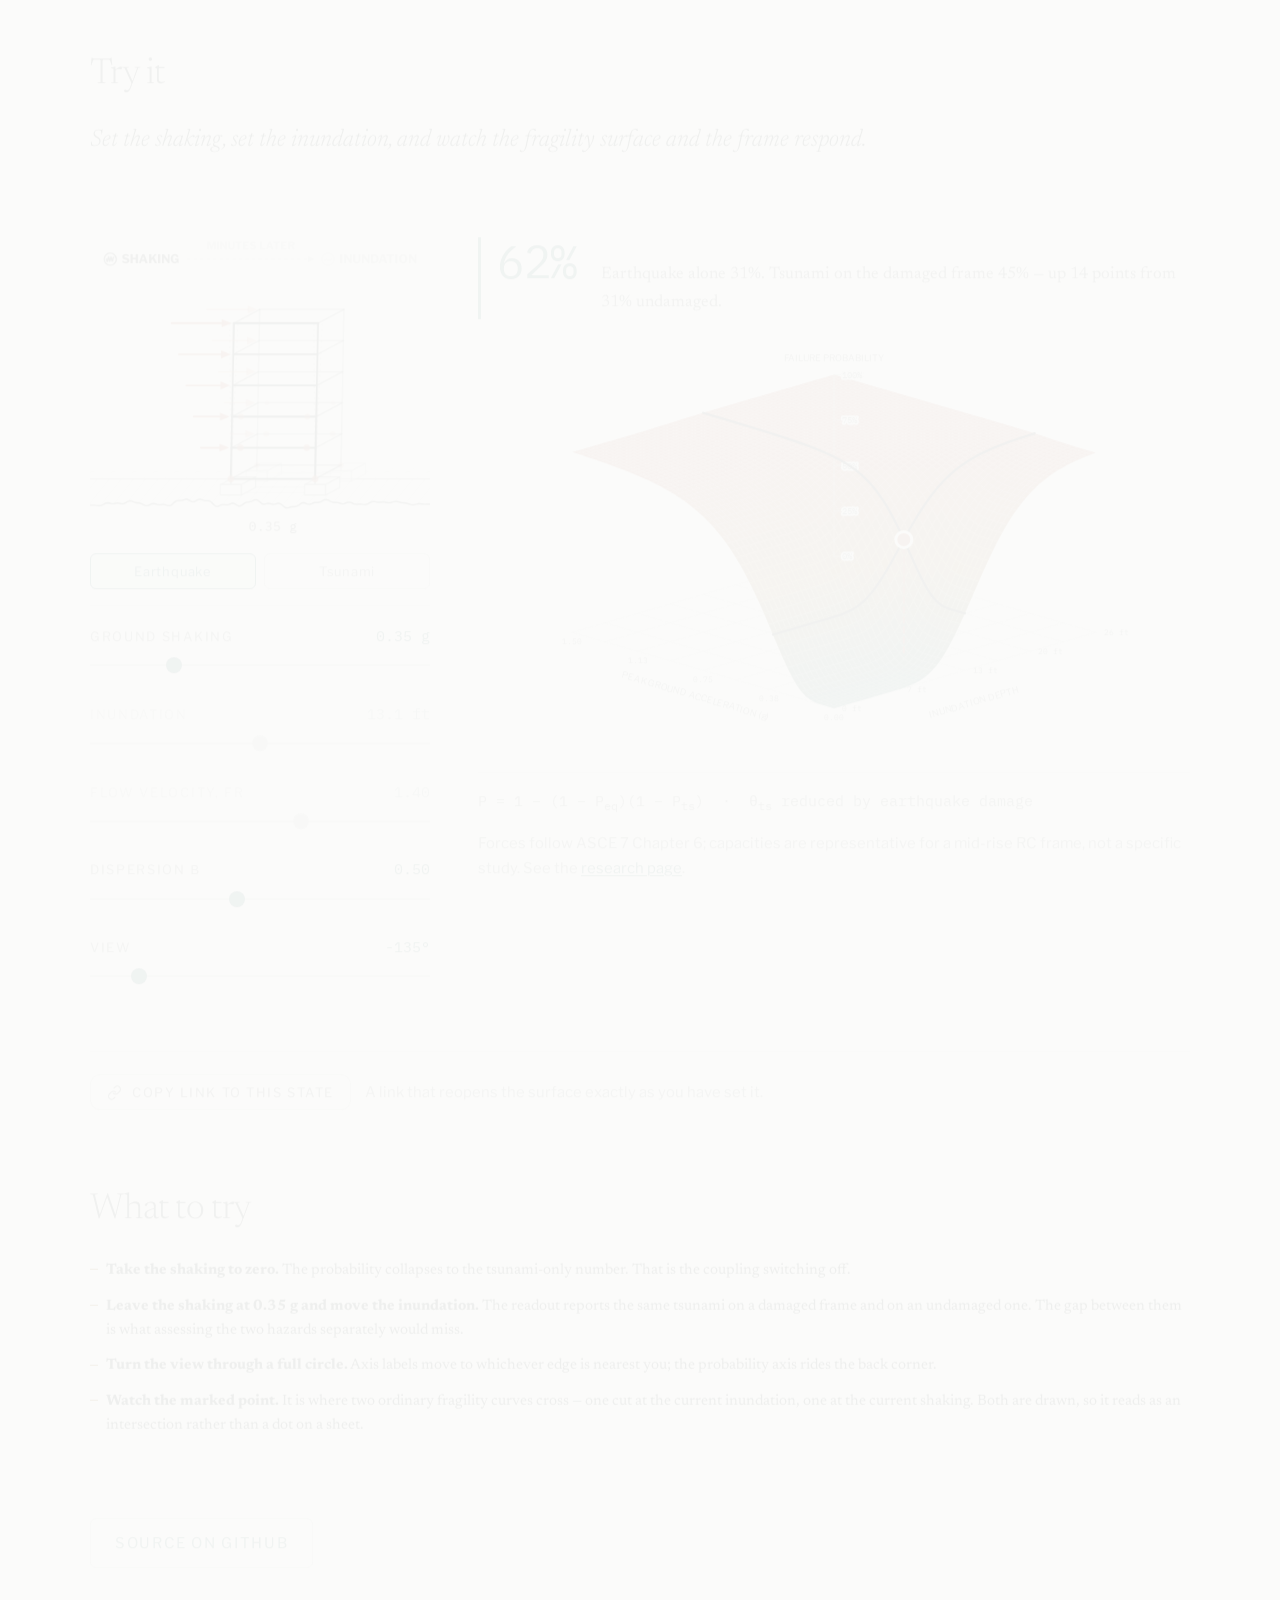
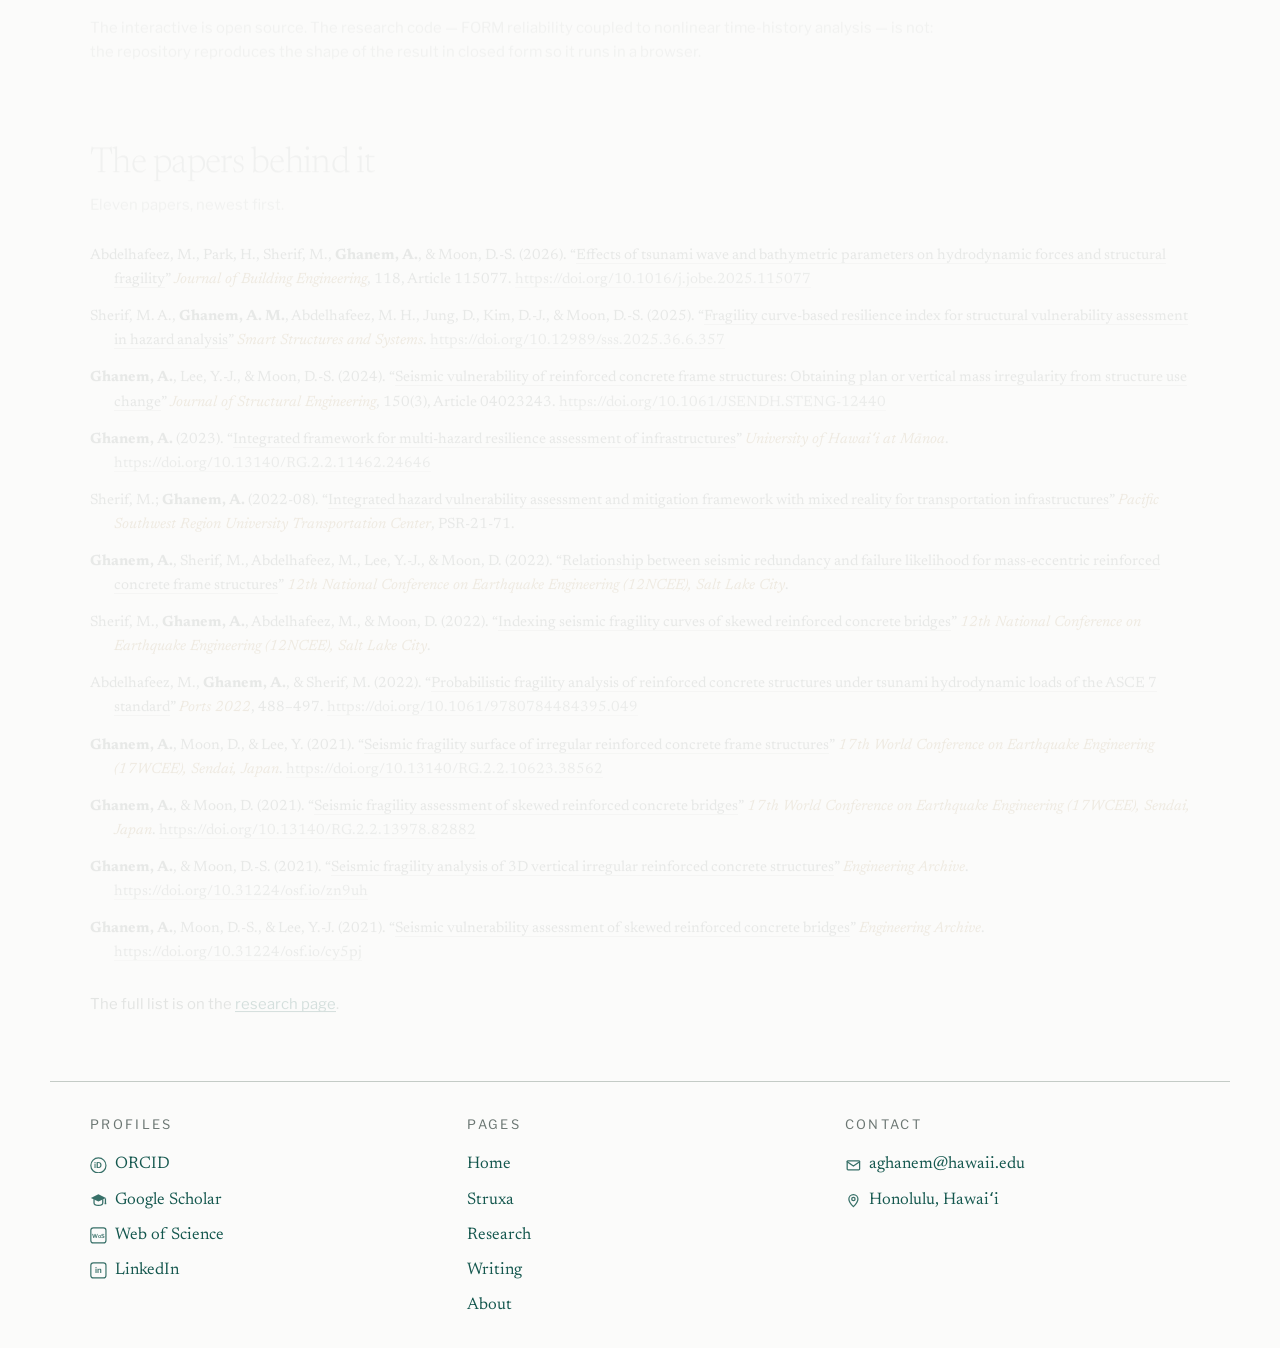
<file: isofrag.html>
<!doctype html>
<html lang="en">
<head>
<meta charset="utf-8">
<title>Moved to struxa.html</title>
<link rel="canonical" href="https://amr-ghanem.github.io/struxa.html">
<meta name="robots" content="noindex,follow">
<meta http-equiv="refresh" content="0; url=struxa.html">
</head>
<body>
<p>This page is now at <a href="struxa.html">struxa.html</a>.</p>
</body>
</html>
</file>
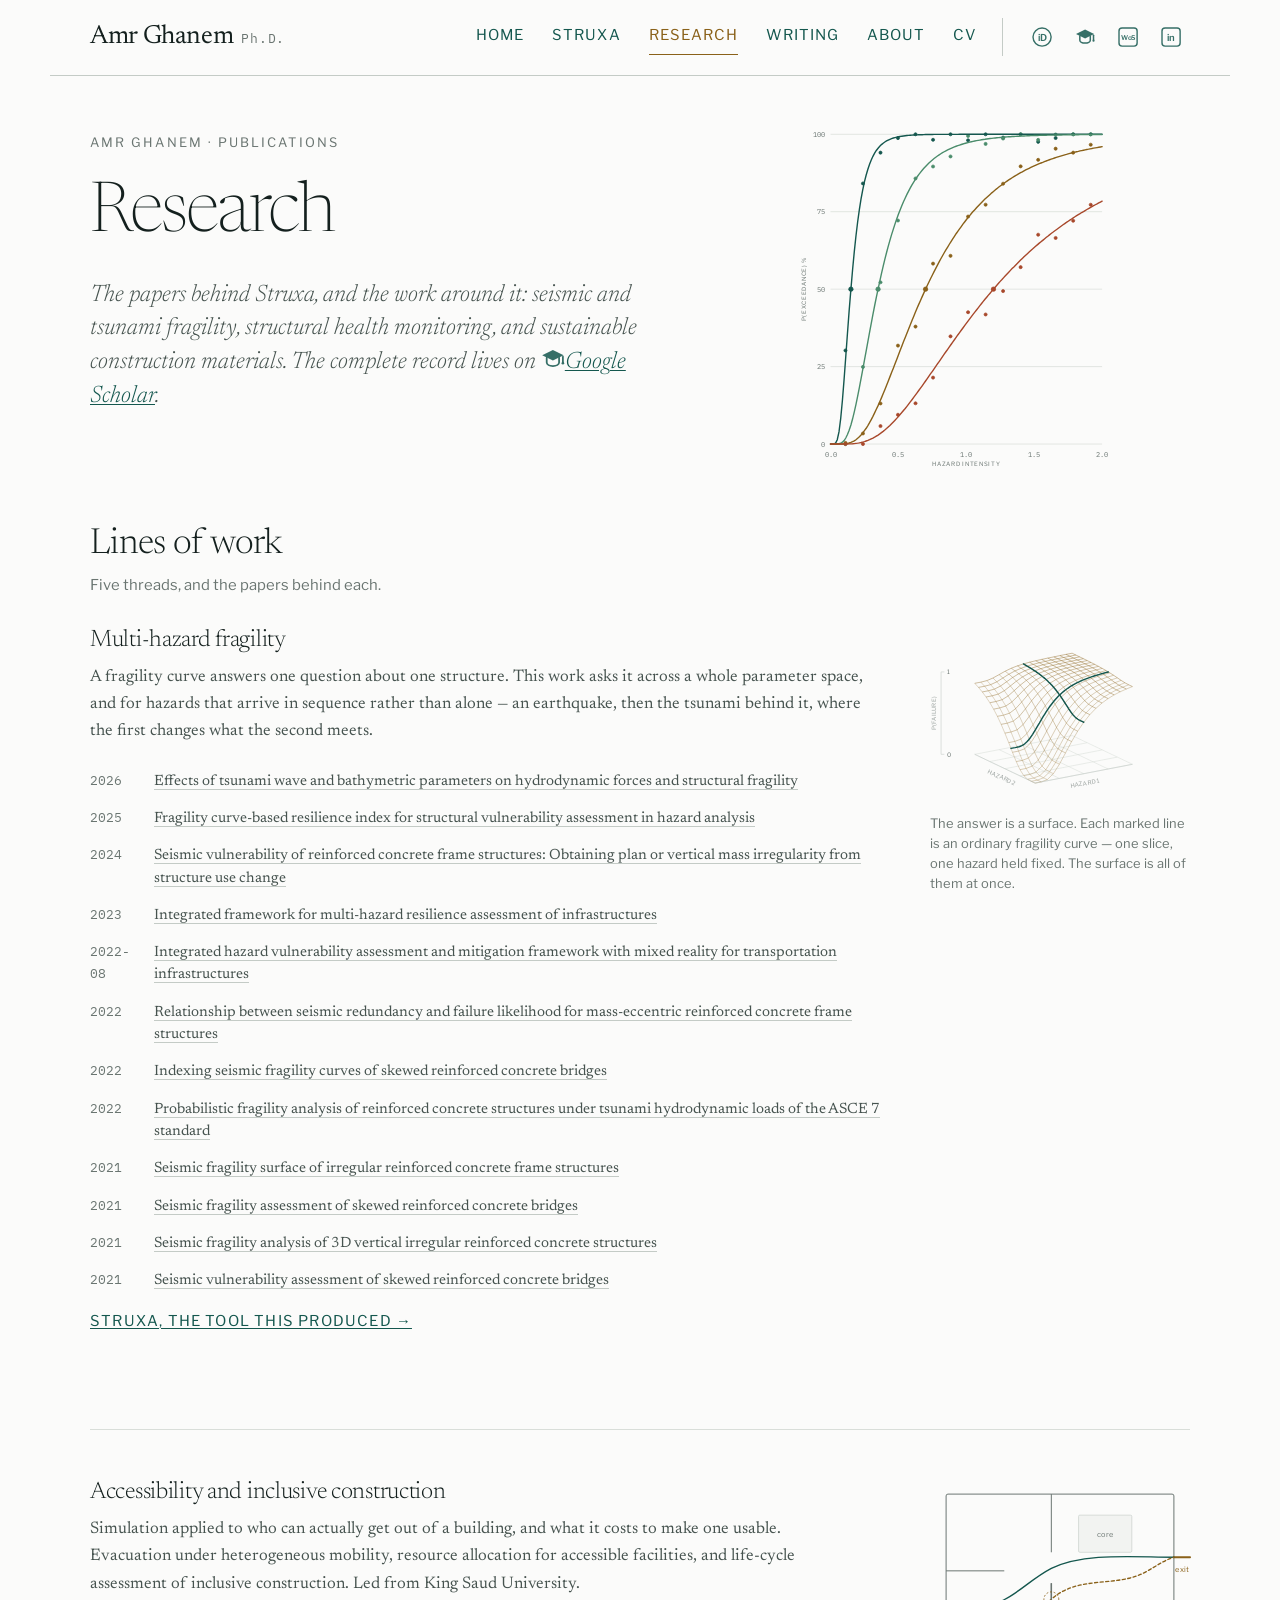
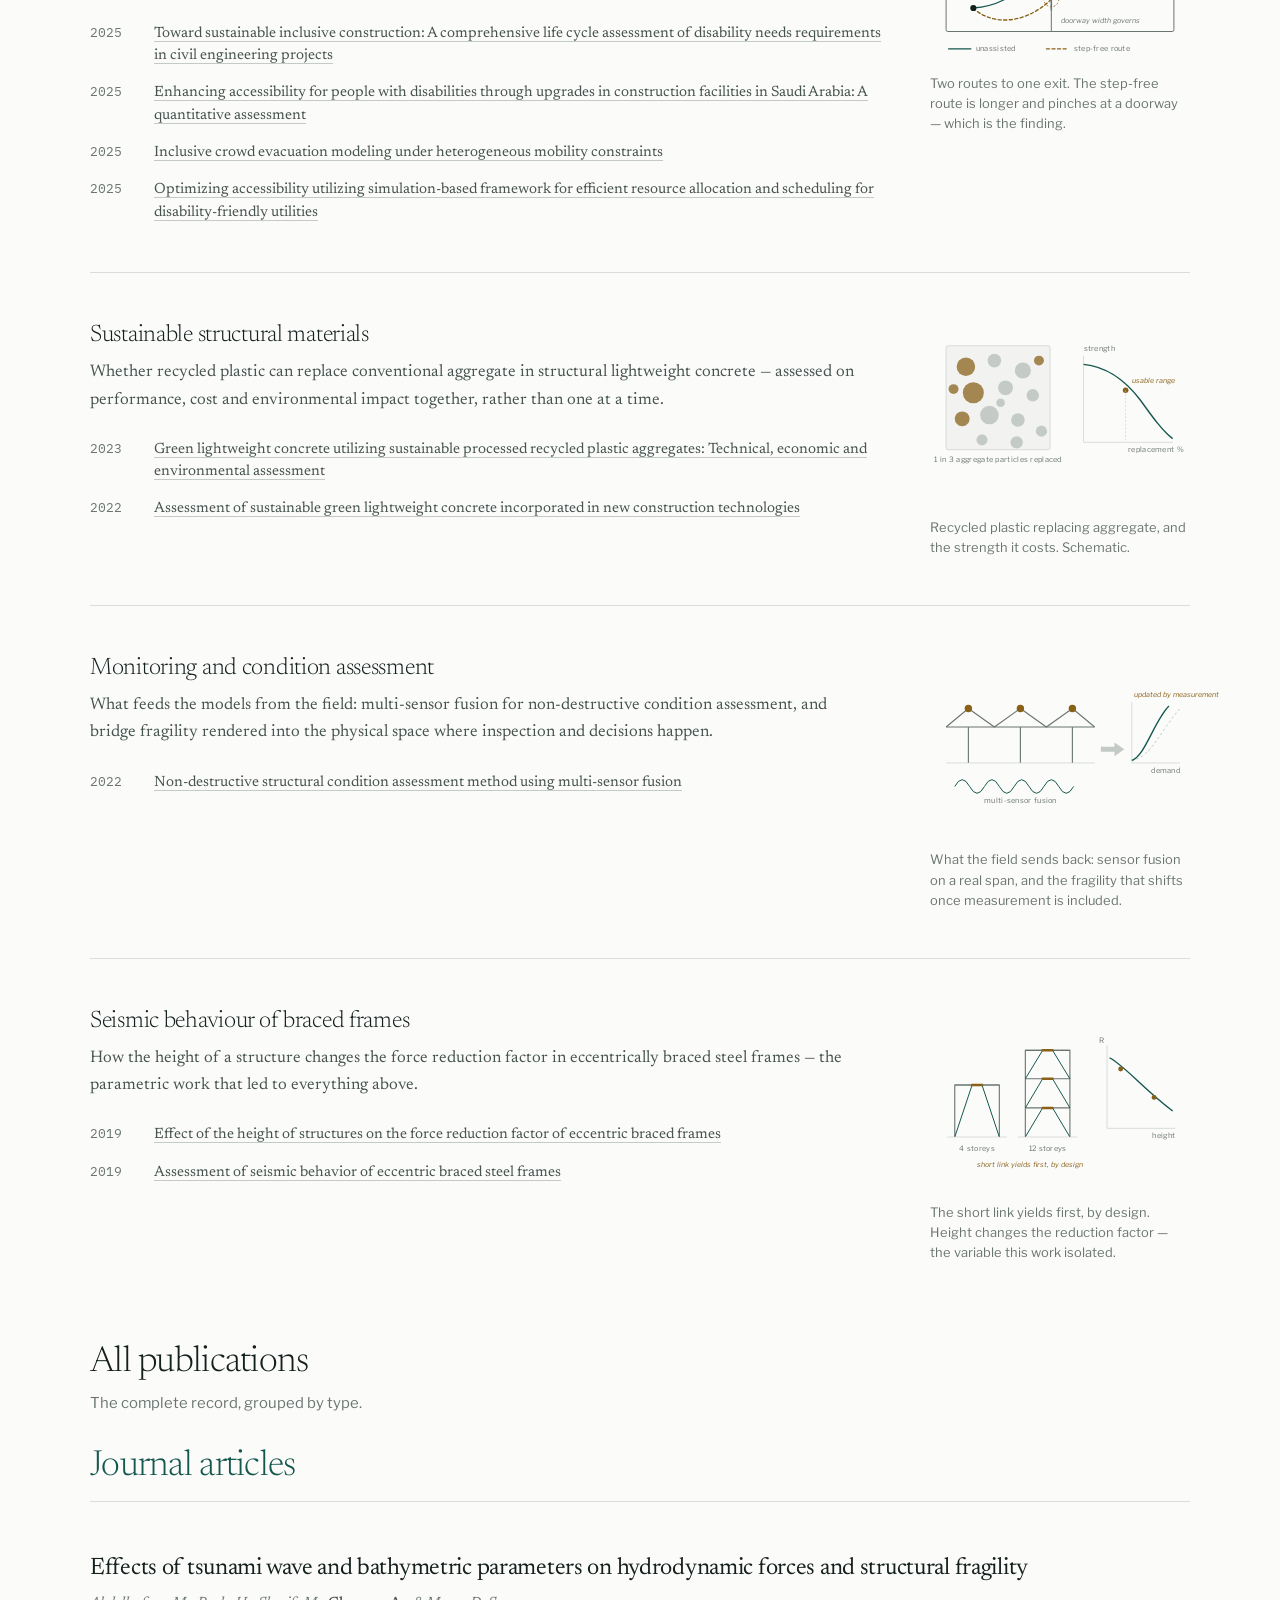
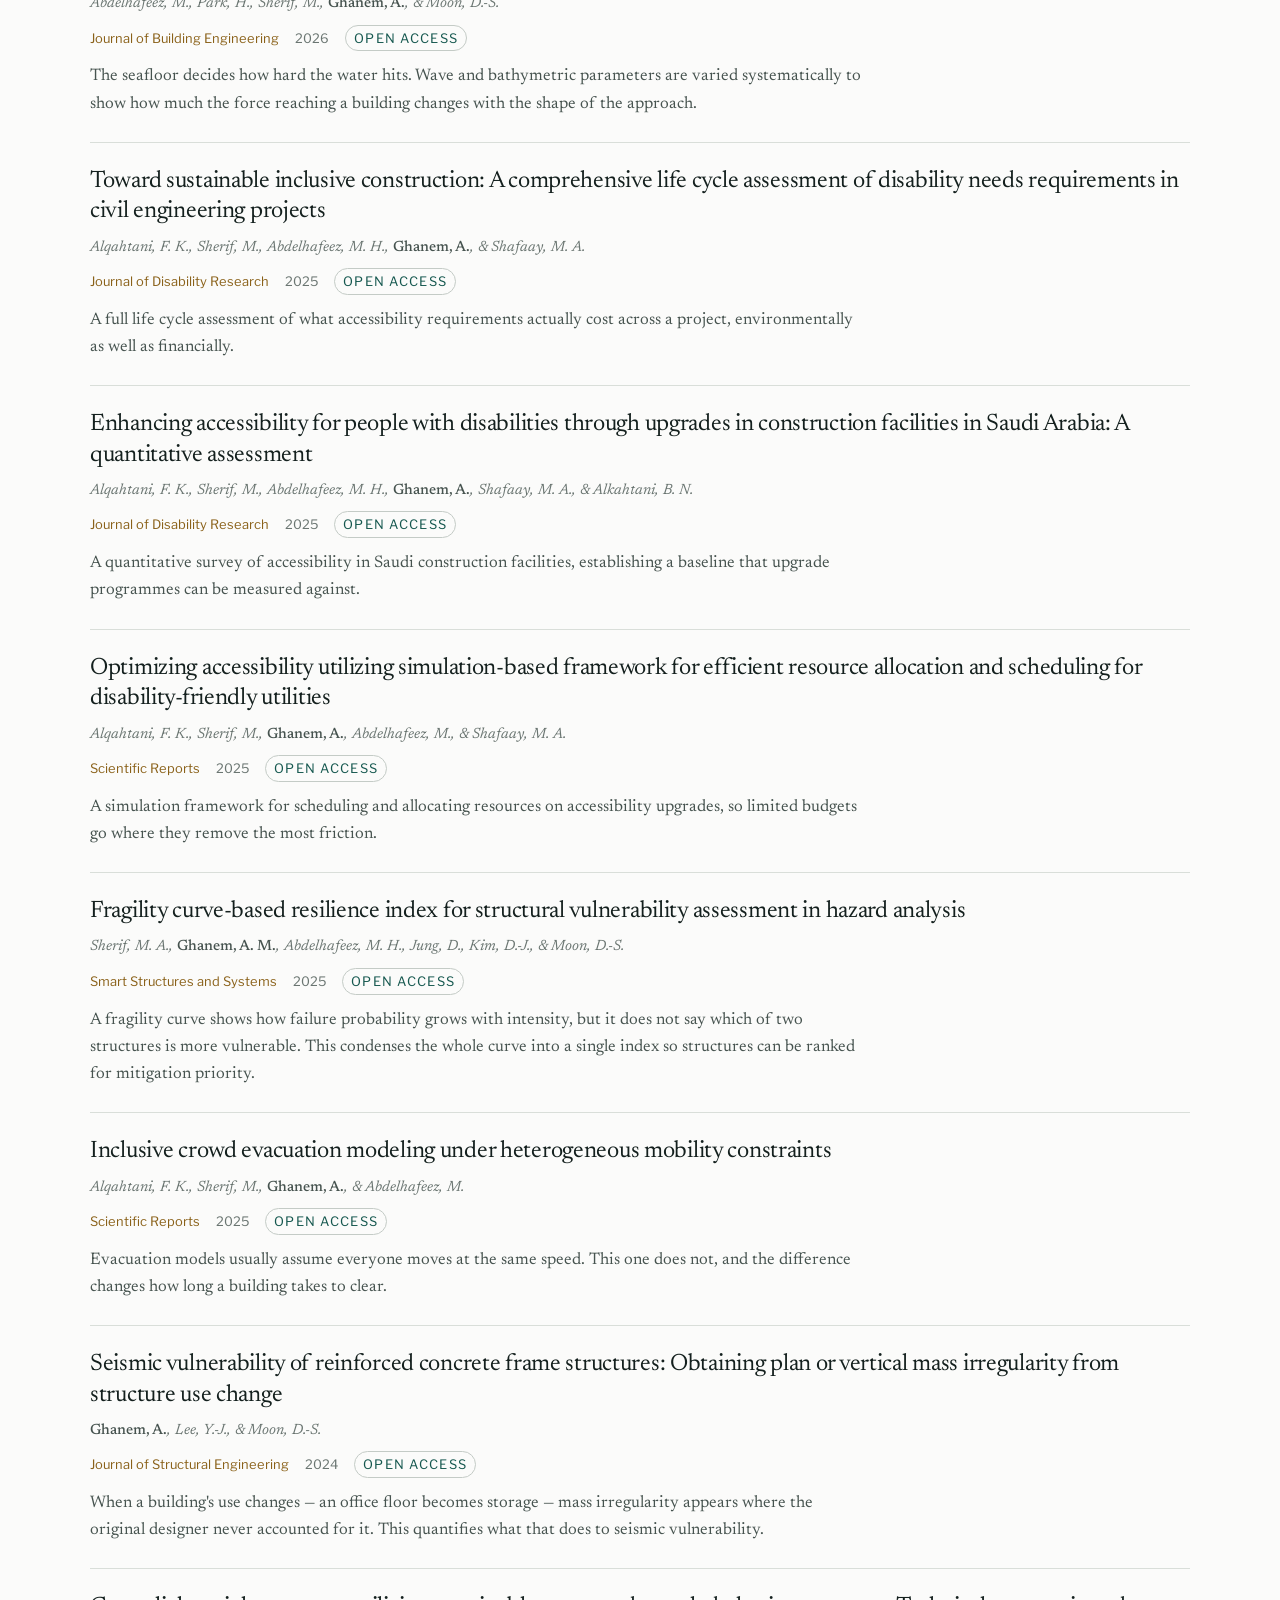
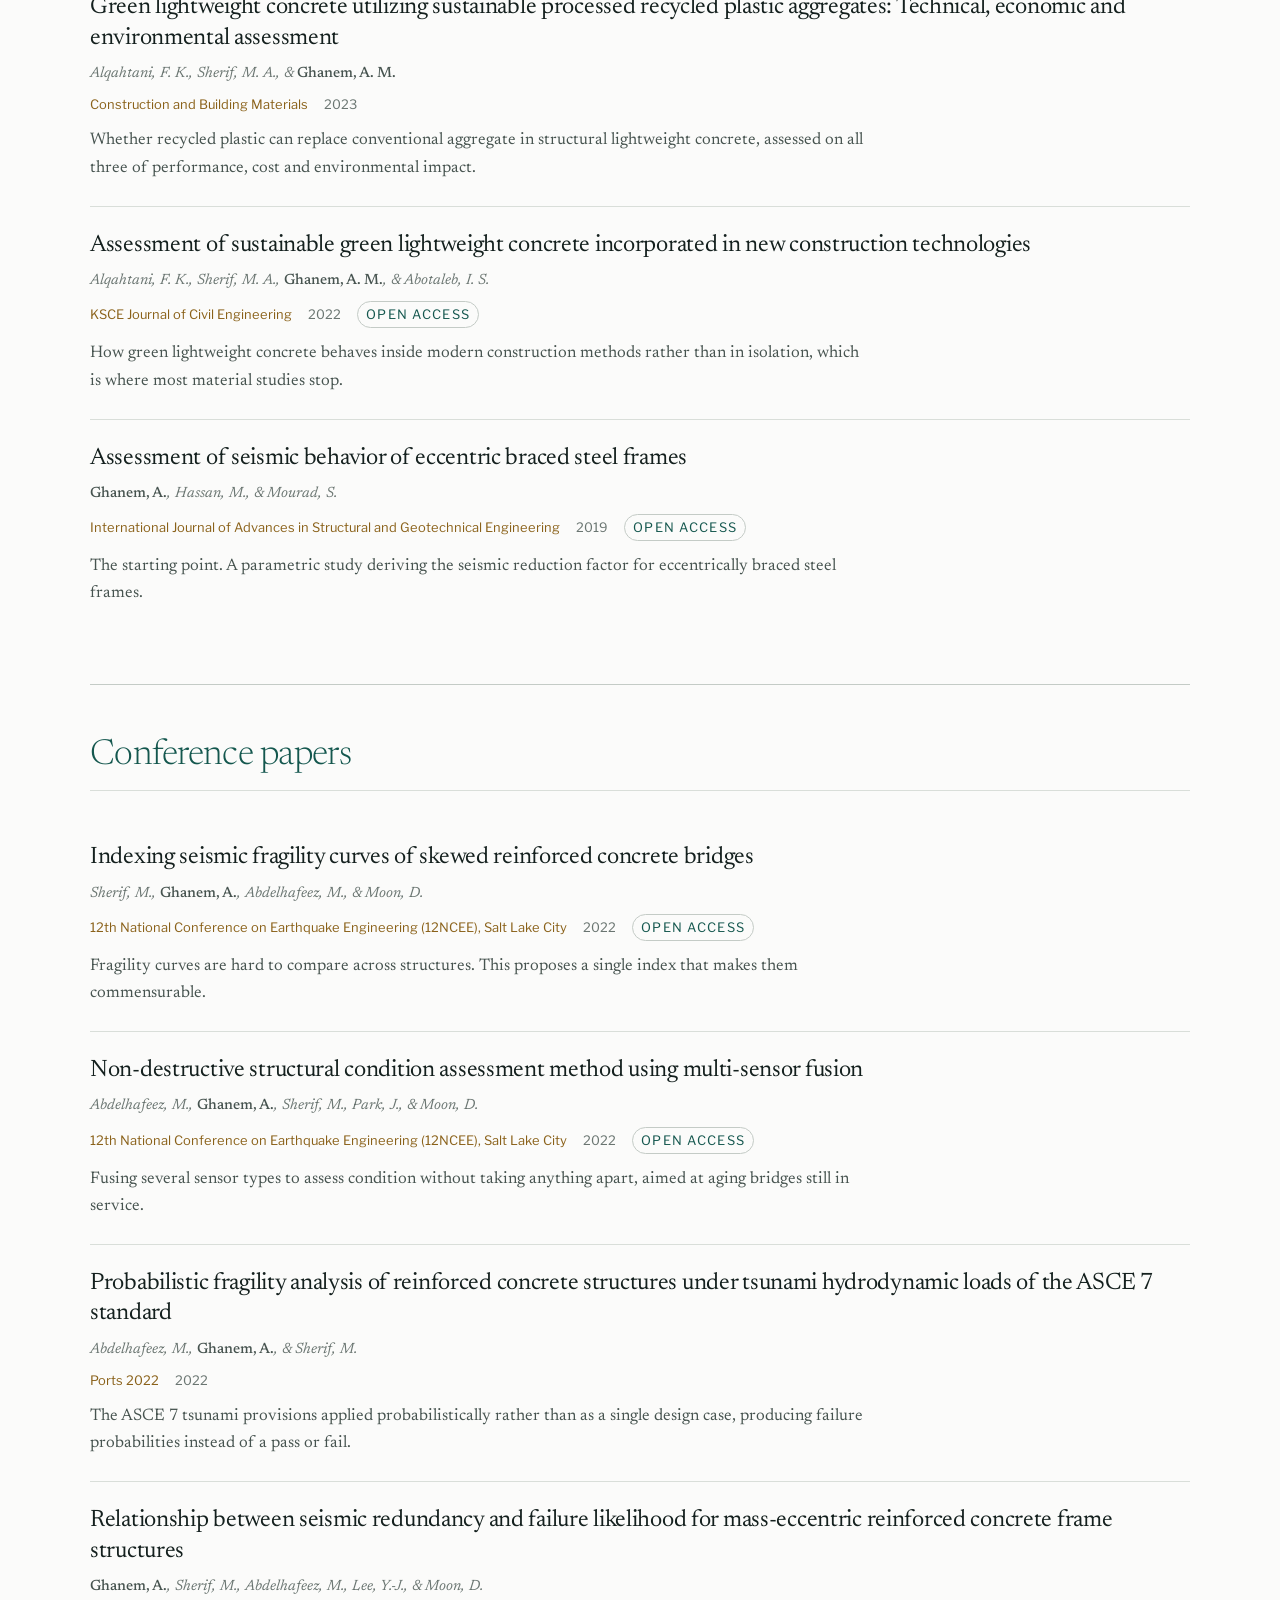
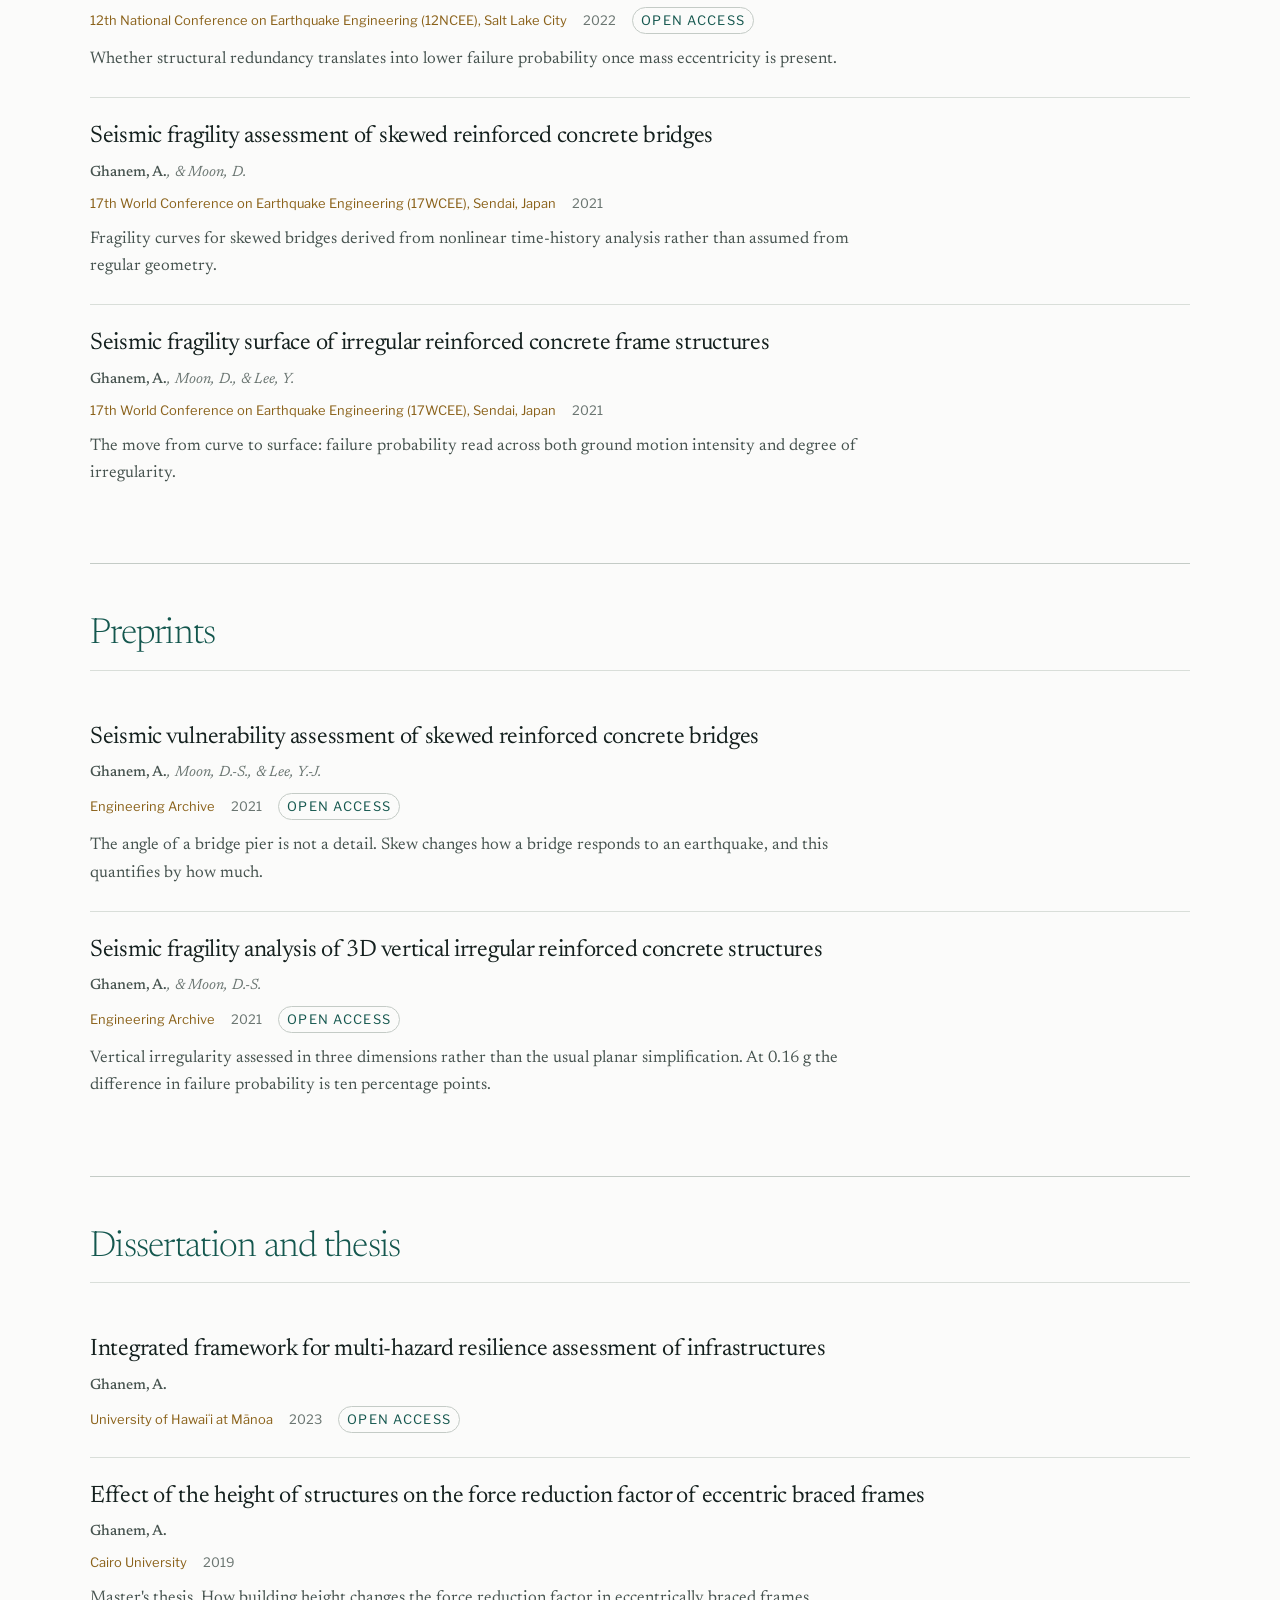
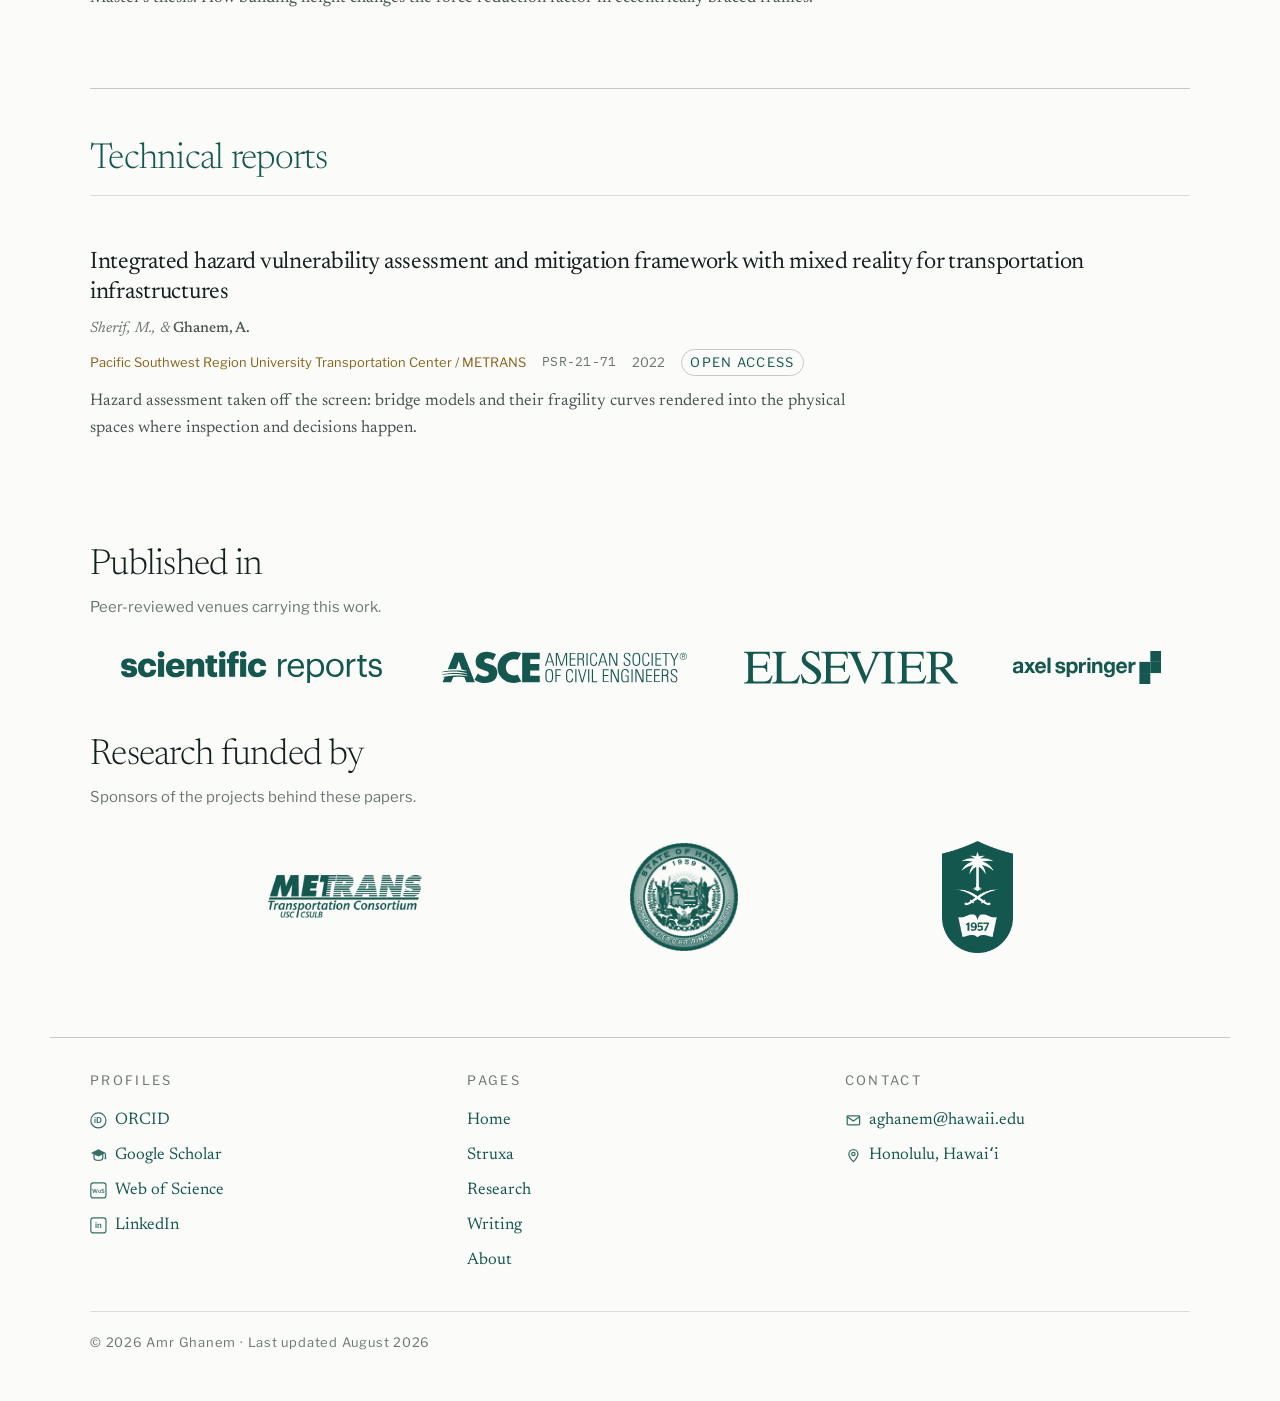
<file: research.html>
<!doctype html>
<html lang="en">
<head>
<meta charset="utf-8">
<meta name="viewport" content="width=device-width, initial-scale=1">
<title>Research &mdash; Amr Ghanem</title>
<meta name="description" content="Twenty-one publications by Amr Ghanem, Ph.D.: seismic and tsunami fragility surfaces, skewed bridges, irregular frames, and structural health monitoring.">
<meta name="author" content="Amr Ghanem">
<meta name="google-site-verification" content="N7SfwrwoC02l1aEcuYJvm5LP5YG1cOPz4i0i2Lr4dgA">
<meta name="robots" content="index,follow,max-image-preview:large">
<link rel="canonical" href="https://amr-ghanem.github.io/research.html">
<meta property="og:title" content="Research &mdash; Amr Ghanem">
<meta property="og:description" content="Twenty-one publications by Amr Ghanem, Ph.D.: seismic and tsunami fragility surfaces, skewed bridges, irregular frames, and structural health monitoring.">
<meta property="og:type" content="profile">
<meta property="og:url" content="https://amr-ghanem.github.io/research.html">
<meta name="twitter:card" content="summary_large_image">
<meta name="twitter:title" content="Research &mdash; Amr Ghanem">
<meta name="twitter:description" content="Twenty-one publications by Amr Ghanem, Ph.D.: seismic and tsunami fragility surfaces, skewed bridges, irregular frames, and structural health monitoring.">
<meta name="twitter:image" content="https://amr-ghanem.github.io/og-card.jpg">
<meta property="og:image" content="https://amr-ghanem.github.io/og-card.jpg">
<meta property="og:image:width" content="1200">
<meta property="og:image:height" content="630">
<meta property="og:site_name" content="Amr Ghanem">
<link rel="icon" href="favicon.ico" sizes="any">
<link rel="icon" type="image/svg+xml" href="icons/icon.svg">
<link rel="apple-touch-icon" href="icons/icon-192.png">
<link rel="manifest" href="site.webmanifest">
<link rel="preconnect" href="https://fonts.googleapis.com"><link rel="preconnect" href="https://fonts.gstatic.com" crossorigin><link rel="stylesheet" href="https://fonts.googleapis.com/css2?family=IBM+Plex+Mono:wght@400;500&family=Libre+Franklin:wght@400;500&family=Newsreader:ital,opsz,wght@0,6..72,200;0,6..72,300;0,6..72,400;0,6..72,500;1,6..72,300&display=swap">
<link rel="stylesheet" href="style.css?v=99e27f3d34">
<script type="application/ld+json">
{
    "@context":  "https://schema.org",
    "@graph":  [
                   {
                       "@context":  "https://schema.org",
                       "@id":  "https://amr-ghanem.github.io/#person",
                       "@type":  "Person",
                       "name":  "Amr Ghanem",
                       "givenName":  "Amr",
                       "familyName":  "Ghanem",
                       "honorificSuffix":  "Ph.D.",
                       "jobTitle":  [
                                        "Research Collaborator",
                                        "Advanced Structural Designer and Analyst"
                                    ],
                       "description":  "Amr Ghanem, Ph.D. — structural engineer in Honolulu and author of Struxa, a tool computing multi-hazard fragility surfaces for infrastructure.",
                       "email":  "mailto:aghanem@hawaii.edu",
                       "url":  "https://amr-ghanem.github.io",
                       "image":  {
                                     "height":  630,
                                     "url":  "https://amr-ghanem.github.io/og-card.jpg",
                                     "width":  1200,
                                     "@type":  "ImageObject"
                                 },
                       "alternateName":  [
                                             "Amr M. Ghanem",
                                             "Amr Mohamed Ghanem",
                                             "A. Ghanem"
                                         ],
                       "identifier":  {
                                          "value":  "https://orcid.org/0000-0002-1855-5421",
                                          "@type":  "PropertyValue",
                                          "propertyID":  "ORCID"
                                      },
                       "worksFor":  [
                                        {
                                            "name":  "University of Hawaiʻi at Mānoa",
                                            "@type":  "Organization",
                                            "address":  {
                                                            "addressRegion":  "Hawaiʻi",
                                                            "addressLocality":  "Honolulu",
                                                            "@type":  "PostalAddress",
                                                            "addressCountry":  "US"
                                                        }
                                        },
                                        {
                                            "name":  "Martin, Chock \u0026 Carden, Inc.",
                                            "@type":  "Organization",
                                            "address":  {
                                                            "addressRegion":  "Hawaiʻi",
                                                            "addressLocality":  "Honolulu",
                                                            "@type":  "PostalAddress",
                                                            "addressCountry":  "US"
                                                        }
                                        }
                                    ],
                       "alumniOf":  [
                                        {
                                            "name":  "University of Hawaiʻi at Mānoa",
                                            "@type":  "CollegeOrUniversity"
                                        },
                                        {
                                            "name":  "Cairo University",
                                            "@type":  "CollegeOrUniversity"
                                        }
                                    ],
                       "knowsAbout":  [
                                          "Nonlinear dynamic analysis",
                                          "Fragility analysis",
                                          "Finite element analysis",
                                          "Pushover analysis",
                                          "Time-history analysis",
                                          "Structural dynamics",
                                          "Seismic",
                                          "Tsunami",
                                          "Multi-hazard",
                                          "ASCE 7",
                                          "IBC seismic provisions",
                                          "Resilience assessment",
                                          "Hazard assessment",
                                          "Mitigation planning",
                                          "Python",
                                          "MATLAB",
                                          "Simulink",
                                          "Deep learning",
                                          "Image processing",
                                          "SAP2000",
                                          "Zeus-NL",
                                          "Autodesk Revit",
                                          "Advance Steel",
                                          "Navisworks",
                                          "AutoCAD",
                                          "AISC",
                                          "ACI",
                                          "Eurocode",
                                          "IBC"
                                      ],
                       "sameAs":  [
                                      "https://orcid.org/0000-0002-1855-5421",
                                      "https://scholar.google.com/citations?user=Y_kH3ooAAAAJ",
                                      "https://www.webofscience.com/wos/author/record/PLC-4161-2026",
                                      "https://www.linkedin.com/in/amr-ghanem",
                                      "https://www.researchgate.net/profile/Amr-Ghanem",
                                      "https://github.com/amr-ghanem",
                                      "https://www.wikidata.org/wiki/Q141226716"
                                  ]
                   },
                   {
                       "@type":  "ScholarlyArticle",
                       "name":  "Fragility curve-based resilience index for structural vulnerability assessment in hazard analysis",
                       "author":  {
                                      "@id":  "https://amr-ghanem.github.io/#person"
                                  },
                       "datePublished":  "2025",
                       "isPartOf":  {
                                        "name":  "Smart Structures and Systems",
                                        "@type":  "Periodical"
                                    },
                       "identifier":  {
                                          "value":  "10.12989/sss.2025.36.6.357",
                                          "@type":  "PropertyValue",
                                          "propertyID":  "DOI"
                                      },
                       "url":  "https://doi.org/10.12989/sss.2025.36.6.357",
                       "sameAs":  "https://doi.org/10.12989/sss.2025.36.6.357"
                   },
                   {
                       "@type":  "ScholarlyArticle",
                       "name":  "Effects of tsunami wave and bathymetric parameters on hydrodynamic forces and structural fragility",
                       "author":  {
                                      "@id":  "https://amr-ghanem.github.io/#person"
                                  },
                       "datePublished":  "2026",
                       "isPartOf":  {
                                        "name":  "Journal of Building Engineering",
                                        "@type":  "Periodical"
                                    },
                       "identifier":  {
                                          "value":  "10.1016/j.jobe.2025.115077",
                                          "@type":  "PropertyValue",
                                          "propertyID":  "DOI"
                                      },
                       "url":  "https://doi.org/10.1016/j.jobe.2025.115077",
                       "sameAs":  "https://doi.org/10.1016/j.jobe.2025.115077"
                   },
                   {
                       "@type":  "ScholarlyArticle",
                       "name":  "Inclusive crowd evacuation modeling under heterogeneous mobility constraints",
                       "author":  {
                                      "@id":  "https://amr-ghanem.github.io/#person"
                                  },
                       "datePublished":  "2025",
                       "isPartOf":  {
                                        "name":  "Scientific Reports",
                                        "@type":  "Periodical"
                                    },
                       "identifier":  {
                                          "value":  "10.1038/s41598-025-19403-x",
                                          "@type":  "PropertyValue",
                                          "propertyID":  "DOI"
                                      },
                       "url":  "https://doi.org/10.1038/s41598-025-19403-x",
                       "sameAs":  "https://doi.org/10.1038/s41598-025-19403-x"
                   },
                   {
                       "@type":  "ScholarlyArticle",
                       "name":  "Optimizing accessibility utilizing simulation-based framework for efficient resource allocation and scheduling for disability-friendly utilities",
                       "author":  {
                                      "@id":  "https://amr-ghanem.github.io/#person"
                                  },
                       "datePublished":  "2025",
                       "isPartOf":  {
                                        "name":  "Scientific Reports",
                                        "@type":  "Periodical"
                                    },
                       "identifier":  {
                                          "value":  "10.1038/s41598-025-08221-w",
                                          "@type":  "PropertyValue",
                                          "propertyID":  "DOI"
                                      },
                       "url":  "https://doi.org/10.1038/s41598-025-08221-w",
                       "sameAs":  "https://doi.org/10.1038/s41598-025-08221-w"
                   },
                   {
                       "@type":  "ScholarlyArticle",
                       "name":  "Toward sustainable inclusive construction: A comprehensive life cycle assessment of disability needs requirements in civil engineering projects",
                       "author":  {
                                      "@id":  "https://amr-ghanem.github.io/#person"
                                  },
                       "datePublished":  "2025",
                       "isPartOf":  {
                                        "name":  "Journal of Disability Research",
                                        "@type":  "Periodical"
                                    },
                       "identifier":  {
                                          "value":  "10.57197/JDR-2024-0118",
                                          "@type":  "PropertyValue",
                                          "propertyID":  "DOI"
                                      },
                       "url":  "https://doi.org/10.57197/JDR-2024-0118",
                       "sameAs":  "https://doi.org/10.57197/JDR-2024-0118"
                   },
                   {
                       "@type":  "ScholarlyArticle",
                       "name":  "Enhancing accessibility for people with disabilities through upgrades in construction facilities in Saudi Arabia: A quantitative assessment",
                       "author":  {
                                      "@id":  "https://amr-ghanem.github.io/#person"
                                  },
                       "datePublished":  "2025",
                       "isPartOf":  {
                                        "name":  "Journal of Disability Research",
                                        "@type":  "Periodical"
                                    },
                       "identifier":  {
                                          "value":  "10.57197/JDR-2024-0114",
                                          "@type":  "PropertyValue",
                                          "propertyID":  "DOI"
                                      },
                       "url":  "https://doi.org/10.57197/JDR-2024-0114",
                       "sameAs":  "https://doi.org/10.57197/JDR-2024-0114"
                   },
                   {
                       "@type":  "ScholarlyArticle",
                       "name":  "Seismic vulnerability of reinforced concrete frame structures: Obtaining plan or vertical mass irregularity from structure use change",
                       "author":  {
                                      "@id":  "https://amr-ghanem.github.io/#person"
                                  },
                       "datePublished":  "2024",
                       "isPartOf":  {
                                        "name":  "Journal of Structural Engineering",
                                        "@type":  "Periodical"
                                    },
                       "identifier":  {
                                          "value":  "10.1061/JSENDH.STENG-12440",
                                          "@type":  "PropertyValue",
                                          "propertyID":  "DOI"
                                      },
                       "url":  "https://doi.org/10.1061/JSENDH.STENG-12440",
                       "sameAs":  "https://doi.org/10.1061/JSENDH.STENG-12440"
                   },
                   {
                       "@type":  "ScholarlyArticle",
                       "name":  "Green lightweight concrete utilizing sustainable processed recycled plastic aggregates: Technical, economic and environmental assessment",
                       "author":  {
                                      "@id":  "https://amr-ghanem.github.io/#person"
                                  },
                       "datePublished":  "2023",
                       "isPartOf":  {
                                        "name":  "Construction and Building Materials",
                                        "@type":  "Periodical"
                                    },
                       "identifier":  {
                                          "value":  "10.1016/j.conbuildmat.2023.132027",
                                          "@type":  "PropertyValue",
                                          "propertyID":  "DOI"
                                      },
                       "url":  "https://doi.org/10.1016/j.conbuildmat.2023.132027",
                       "sameAs":  "https://doi.org/10.1016/j.conbuildmat.2023.132027"
                   },
                   {
                       "@type":  "ScholarlyArticle",
                       "name":  "Assessment of sustainable green lightweight concrete incorporated in new construction technologies",
                       "author":  {
                                      "@id":  "https://amr-ghanem.github.io/#person"
                                  },
                       "datePublished":  "2022",
                       "isPartOf":  {
                                        "name":  "KSCE Journal of Civil Engineering",
                                        "@type":  "Periodical"
                                    },
                       "identifier":  {
                                          "value":  "10.1007/s12205-022-2353-x",
                                          "@type":  "PropertyValue",
                                          "propertyID":  "DOI"
                                      },
                       "url":  "https://doi.org/10.1007/s12205-022-2353-x",
                       "sameAs":  "https://doi.org/10.1007/s12205-022-2353-x"
                   },
                   {
                       "@type":  "Thesis",
                       "name":  "Integrated framework for multi-hazard resilience assessment of infrastructures",
                       "author":  {
                                      "@id":  "https://amr-ghanem.github.io/#person"
                                  },
                       "datePublished":  "2023",
                       "isPartOf":  {
                                        "name":  "University of Hawaiʻi at Mānoa",
                                        "@type":  "Periodical"
                                    },
                       "identifier":  {
                                          "value":  "10.13140/RG.2.2.11462.24646",
                                          "@type":  "PropertyValue",
                                          "propertyID":  "DOI"
                                      },
                       "url":  "https://doi.org/10.13140/RG.2.2.11462.24646",
                       "sameAs":  "https://doi.org/10.13140/RG.2.2.11462.24646"
                   },
                   {
                       "@type":  "Report",
                       "name":  "Integrated hazard vulnerability assessment and mitigation framework with mixed reality for transportation infrastructures",
                       "author":  {
                                      "@id":  "https://amr-ghanem.github.io/#person"
                                  },
                       "datePublished":  "2022-08",
                       "isPartOf":  {
                                        "name":  "Pacific Southwest Region University Transportation Center",
                                        "@type":  "Periodical"
                                    },
                       "url":  "https://rosap.ntl.bts.gov/view/dot/67574"
                   },
                   {
                       "@type":  "ScholarlyArticle",
                       "name":  "Probabilistic fragility analysis of reinforced concrete structures under tsunami hydrodynamic loads of the ASCE 7 standard",
                       "author":  {
                                      "@id":  "https://amr-ghanem.github.io/#person"
                                  },
                       "datePublished":  "2022",
                       "isPartOf":  {
                                        "name":  "Ports 2022",
                                        "@type":  "Periodical"
                                    },
                       "identifier":  {
                                          "value":  "10.1061/9780784484395.049",
                                          "@type":  "PropertyValue",
                                          "propertyID":  "DOI"
                                      },
                       "url":  "https://doi.org/10.1061/9780784484395.049",
                       "sameAs":  "https://doi.org/10.1061/9780784484395.049"
                   },
                   {
                       "@type":  "ScholarlyArticle",
                       "name":  "Seismic fragility analysis of 3D vertical irregular reinforced concrete structures",
                       "author":  {
                                      "@id":  "https://amr-ghanem.github.io/#person"
                                  },
                       "datePublished":  "2021",
                       "isPartOf":  {
                                        "name":  "Engineering Archive",
                                        "@type":  "Periodical"
                                    },
                       "identifier":  {
                                          "value":  "10.31224/osf.io/zn9uh",
                                          "@type":  "PropertyValue",
                                          "propertyID":  "DOI"
                                      },
                       "url":  "https://doi.org/10.31224/osf.io/zn9uh",
                       "sameAs":  "https://doi.org/10.31224/osf.io/zn9uh"
                   },
                   {
                       "@type":  "ScholarlyArticle",
                       "name":  "Seismic vulnerability assessment of skewed reinforced concrete bridges",
                       "author":  {
                                      "@id":  "https://amr-ghanem.github.io/#person"
                                  },
                       "datePublished":  "2021",
                       "isPartOf":  {
                                        "name":  "Engineering Archive",
                                        "@type":  "Periodical"
                                    },
                       "identifier":  {
                                          "value":  "10.31224/osf.io/cy5pj",
                                          "@type":  "PropertyValue",
                                          "propertyID":  "DOI"
                                      },
                       "url":  "https://doi.org/10.31224/osf.io/cy5pj",
                       "sameAs":  "https://doi.org/10.31224/osf.io/cy5pj"
                   },
                   {
                       "@type":  "ScholarlyArticle",
                       "name":  "Assessment of seismic behavior of eccentric braced steel frames",
                       "author":  {
                                      "@id":  "https://amr-ghanem.github.io/#person"
                                  },
                       "datePublished":  "2019",
                       "isPartOf":  {
                                        "name":  "International Journal of Advances in Structural and Geotechnical Engineering",
                                        "@type":  "Periodical"
                                    },
                       "identifier":  {
                                          "value":  "10.21608/asge.2019.271010",
                                          "@type":  "PropertyValue",
                                          "propertyID":  "DOI"
                                      },
                       "url":  "https://doi.org/10.21608/asge.2019.271010",
                       "sameAs":  "https://doi.org/10.21608/asge.2019.271010"
                   },
                   {
                       "@type":  "Thesis",
                       "name":  "Effect of the height of structures on the force reduction factor of eccentric braced frames",
                       "author":  {
                                      "@id":  "https://amr-ghanem.github.io/#person"
                                  },
                       "datePublished":  "2019",
                       "isPartOf":  {
                                        "name":  "Cairo University",
                                        "@type":  "Periodical"
                                    },
                       "identifier":  {
                                          "value":  "10.13140/RG.2.2.19309.33765",
                                          "@type":  "PropertyValue",
                                          "propertyID":  "DOI"
                                      },
                       "url":  "https://doi.org/10.13140/RG.2.2.19309.33765",
                       "sameAs":  "https://doi.org/10.13140/RG.2.2.19309.33765"
                   },
                   {
                       "@type":  "ScholarlyArticle",
                       "name":  "Relationship between seismic redundancy and failure likelihood for mass-eccentric reinforced concrete frame structures",
                       "author":  {
                                      "@id":  "https://amr-ghanem.github.io/#person"
                                  },
                       "datePublished":  "2022",
                       "isPartOf":  {
                                        "name":  "12th National Conference on Earthquake Engineering (12NCEE), Salt Lake City",
                                        "@type":  "Periodical"
                                    },
                       "url":  "https://12ncee-assets.s3.us-east-2.amazonaws.com/library-assets/1663486205_10439_Ghanem.pdf"
                   },
                   {
                       "@type":  "ScholarlyArticle",
                       "name":  "Indexing seismic fragility curves of skewed reinforced concrete bridges",
                       "author":  {
                                      "@id":  "https://amr-ghanem.github.io/#person"
                                  },
                       "datePublished":  "2022",
                       "isPartOf":  {
                                        "name":  "12th National Conference on Earthquake Engineering (12NCEE), Salt Lake City",
                                        "@type":  "Periodical"
                                    },
                       "url":  "https://12ncee-assets.s3.us-east-2.amazonaws.com/library-assets/1663486533_10721_Sherif.pdf"
                   },
                   {
                       "@type":  "ScholarlyArticle",
                       "name":  "Non-destructive structural condition assessment method using multi-sensor fusion",
                       "author":  {
                                      "@id":  "https://amr-ghanem.github.io/#person"
                                  },
                       "datePublished":  "2022",
                       "isPartOf":  {
                                        "name":  "12th National Conference on Earthquake Engineering (12NCEE), Salt Lake City",
                                        "@type":  "Periodical"
                                    },
                       "url":  "https://12ncee-assets.s3.us-east-2.amazonaws.com/library-assets/1663485908_10704_Abdelhafeez.pdf"
                   },
                   {
                       "@type":  "ScholarlyArticle",
                       "name":  "Seismic fragility surface of irregular reinforced concrete frame structures",
                       "author":  {
                                      "@id":  "https://amr-ghanem.github.io/#person"
                                  },
                       "datePublished":  "2021",
                       "isPartOf":  {
                                        "name":  "17th World Conference on Earthquake Engineering (17WCEE), Sendai, Japan",
                                        "@type":  "Periodical"
                                    },
                       "identifier":  {
                                          "value":  "10.13140/RG.2.2.10623.38562",
                                          "@type":  "PropertyValue",
                                          "propertyID":  "DOI"
                                      },
                       "url":  "https://doi.org/10.13140/RG.2.2.10623.38562",
                       "sameAs":  "https://doi.org/10.13140/RG.2.2.10623.38562"
                   },
                   {
                       "@type":  "ScholarlyArticle",
                       "name":  "Seismic fragility assessment of skewed reinforced concrete bridges",
                       "author":  {
                                      "@id":  "https://amr-ghanem.github.io/#person"
                                  },
                       "datePublished":  "2021",
                       "isPartOf":  {
                                        "name":  "17th World Conference on Earthquake Engineering (17WCEE), Sendai, Japan",
                                        "@type":  "Periodical"
                                    },
                       "identifier":  {
                                          "value":  "10.13140/RG.2.2.13978.82882",
                                          "@type":  "PropertyValue",
                                          "propertyID":  "DOI"
                                      },
                       "url":  "https://doi.org/10.13140/RG.2.2.13978.82882",
                       "sameAs":  "https://doi.org/10.13140/RG.2.2.13978.82882"
                   }
               ]
}
</script>
</head>
<body>
<a class="skip" href="#main">Skip to content</a>
<header class="site">
  <a class="wordmark" href="index.html"><strong>Amr Ghanem</strong><span>Ph.D.</span></a>
  <div class="headright">
    <nav><a href="index.html">Home</a><a href="struxa.html">Struxa</a><a href="research.html" class="active" aria-current="page">Research</a><a href="writing.html">Writing</a><a href="about.html">About</a><a href="cv.html">CV</a></nav>
    <div class="hicons">
      <a href="https://orcid.org/0000-0002-1855-5421" rel="noopener noreferrer" title="ORCID" aria-label="ORCID" target="_blank"><svg class="icon" viewBox="0 0 20 20" aria-hidden="true" fill="none" stroke="currentColor" stroke-width="1.4"><circle cx="10" cy="10" r="9" /><text x="10" y="13.6" text-anchor="middle" font-family="Libre Franklin, Segoe UI, sans-serif" font-size="9.5" font-weight="600" letter-spacing="0" fill="currentColor" stroke="none">iD</text></svg></a><a href="https://scholar.google.com/citations?user=Y_kH3ooAAAAJ" rel="noopener noreferrer" title="Google Scholar" aria-label="Google Scholar" target="_blank"><svg class="icon" viewBox="0 0 20 20" aria-hidden="true" fill="none" stroke="currentColor" stroke-width="1.5" stroke-linecap="round" stroke-linejoin="round"><path d="M10 2.6 19 7 10 11.4 1 7z" fill="currentColor" stroke="none"/><path d="M4.8 9v4.1c0 1.6 2.3 2.9 5.2 2.9s5.2-1.3 5.2-2.9V9"/><path d="M18.4 8.1v4.6"/><circle cx="18.4" cy="13.6" r="1.1" fill="currentColor" stroke="none"/></svg></a><a href="https://www.webofscience.com/wos/author/record/PLC-4161-2026" rel="noopener noreferrer" title="Web of Science" aria-label="Web of Science" target="_blank"><svg class="icon" viewBox="0 0 20 20" aria-hidden="true" fill="none" stroke="currentColor" stroke-width="1.4"><rect x="1" y="1" width="18" height="18" rx="3" /><text x="10" y="12.8" text-anchor="middle" font-family="Libre Franklin, Segoe UI, sans-serif" font-size="6.6" font-weight="600" letter-spacing="-.02em" fill="currentColor" stroke="none">WoS</text></svg></a><a href="https://www.linkedin.com/in/amr-ghanem" rel="noopener noreferrer" title="LinkedIn" aria-label="LinkedIn" target="_blank"><svg class="icon" viewBox="0 0 20 20" aria-hidden="true" fill="none" stroke="currentColor" stroke-width="1.4"><rect x="1" y="1" width="18" height="18" rx="3" /><text x="10" y="13.6" text-anchor="middle" font-family="Libre Franklin, Segoe UI, sans-serif" font-size="9.5" font-weight="600" letter-spacing="0" fill="currentColor" stroke="none">in</text></svg></a>
    </div>
  </div>
</header>
<main id="main">
<section class="pagehead pagehead-fig">
  <div class="pagehead-text">
  <p class="eyebrow">Amr Ghanem &middot; Publications</p>
  <h1>Research</h1>
  <p class="lede">The papers behind Struxa, and the work around it: seismic and tsunami fragility, structural health monitoring, and sustainable construction materials. The complete record lives on <a href="https://scholar.google.com/citations?user=Y_kH3ooAAAAJ" rel="noopener noreferrer" target="_blank"><svg class="icon" viewBox="0 0 20 20" aria-hidden="true" fill="none" stroke="currentColor" stroke-width="1.5" stroke-linecap="round" stroke-linejoin="round"><path d="M10 2.6 19 7 10 11.4 1 7z" fill="currentColor" stroke="none"/><path d="M4.8 9v4.1c0 1.6 2.3 2.9 5.2 2.9s5.2-1.3 5.2-2.9V9"/><path d="M18.4 8.1v4.6"/><circle cx="18.4" cy="13.6" r="1.1" fill="currentColor" stroke="none"/></svg>Google Scholar</a>.</p>
  </div>
  <div class="pagehead-art" aria-hidden="true"><svg class="fragility" viewBox="0 0 430 470" role="img" aria-label="Seismic fragility curves: probability of exceeding four damage states against peak ground acceleration" xmlns="http://www.w3.org/2000/svg"><g class="grid"><line x1="46" y1="436" x2="416" y2="436" /><text class="ax" x="38" y="439.5" text-anchor="end">0</text><line x1="46" y1="330.5" x2="416" y2="330.5" /><text class="ax" x="38" y="334" text-anchor="end">25</text><line x1="46" y1="225" x2="416" y2="225" /><text class="ax" x="38" y="228.5" text-anchor="end">50</text><line x1="46" y1="119.5" x2="416" y2="119.5" /><text class="ax" x="38" y="123" text-anchor="end">75</text><line x1="46" y1="14" x2="416" y2="14" /><text class="ax" x="38" y="17.5" text-anchor="end">100</text><text class="ax" x="46" y="454" text-anchor="middle">0.0</text><text class="ax" x="138.5" y="454" text-anchor="middle">0.5</text><text class="ax" x="231" y="454" text-anchor="middle">1.0</text><text class="ax" x="323.5" y="454" text-anchor="middle">1.5</text><text class="ax" x="416" y="454" text-anchor="middle">2.0</text></g><text class="axt" x="12" y="225" text-anchor="middle" transform="rotate(-90 12 225)">P(exceedance) %</text><text class="axt" x="231" y="466" text-anchor="middle">Hazard intensity</text><circle class="pt c1" cx="66.4" cy="308.5" r="2.1" /><circle class="pt c1" cx="90.2" cy="81" r="2.1" /><circle class="pt c1" cx="114.1" cy="39" r="2.1" /><circle class="pt c1" cx="137.9" cy="19.2" r="2.1" /><circle class="pt c1" cx="161.8" cy="14" r="2.1" /><circle class="pt c1" cx="185.7" cy="21.5" r="2.1" /><circle class="pt c1" cx="209.5" cy="14" r="2.1" /><circle class="pt c1" cx="233.4" cy="22.2" r="2.1" /><circle class="pt c1" cx="257.3" cy="14" r="2.1" /><circle class="pt c1" cx="281.1" cy="18.5" r="2.1" /><circle class="pt c1" cx="305" cy="14" r="2.1" /><circle class="pt c1" cx="328.9" cy="24.3" r="2.1" /><circle class="pt c1" cx="352.7" cy="19.1" r="2.1" /><circle class="pt c1" cx="376.6" cy="14" r="2.1" /><circle class="pt c1" cx="400.5" cy="14" r="2.1" /><circle class="pt c2" cx="66.4" cy="436" r="2.1" /><circle class="pt c2" cx="90.2" cy="330.9" r="2.1" /><circle class="pt c2" cx="114.1" cy="215.7" r="2.1" /><circle class="pt c2" cx="137.9" cy="131.5" r="2.1" /><circle class="pt c2" cx="161.8" cy="74.2" r="2.1" /><circle class="pt c2" cx="185.7" cy="57.9" r="2.1" /><circle class="pt c2" cx="209.5" cy="44.2" r="2.1" /><circle class="pt c2" cx="233.4" cy="16.3" r="2.1" /><circle class="pt c2" cx="257.3" cy="27.1" r="2.1" /><circle class="pt c2" cx="281.1" cy="19.8" r="2.1" /><circle class="pt c2" cx="305" cy="14" r="2.1" /><circle class="pt c2" cx="328.9" cy="21.6" r="2.1" /><circle class="pt c2" cx="352.7" cy="14.3" r="2.1" /><circle class="pt c2" cx="376.6" cy="14" r="2.1" /><circle class="pt c2" cx="400.5" cy="14" r="2.1" /><circle class="pt c3" cx="66.4" cy="434.4" r="2.1" /><circle class="pt c3" cx="90.2" cy="421.6" r="2.1" /><circle class="pt c3" cx="114.1" cy="380.7" r="2.1" /><circle class="pt c3" cx="137.9" cy="301.9" r="2.1" /><circle class="pt c3" cx="161.8" cy="276" r="2.1" /><circle class="pt c3" cx="185.7" cy="190.2" r="2.1" /><circle class="pt c3" cx="209.5" cy="179.6" r="2.1" /><circle class="pt c3" cx="233.4" cy="126.1" r="2.1" /><circle class="pt c3" cx="257.3" cy="109.9" r="2.1" /><circle class="pt c3" cx="281.1" cy="81.3" r="2.1" /><circle class="pt c3" cx="305" cy="57.7" r="2.1" /><circle class="pt c3" cx="328.9" cy="48.8" r="2.1" /><circle class="pt c3" cx="352.7" cy="33.6" r="2.1" /><circle class="pt c3" cx="376.6" cy="39" r="2.1" /><circle class="pt c3" cx="400.5" cy="28.2" r="2.1" /><circle class="pt c4" cx="66.4" cy="436" r="2.1" /><circle class="pt c4" cx="90.2" cy="436" r="2.1" /><circle class="pt c4" cx="114.1" cy="411.5" r="2.1" /><circle class="pt c4" cx="137.9" cy="396.1" r="2.1" /><circle class="pt c4" cx="161.8" cy="380.5" r="2.1" /><circle class="pt c4" cx="185.7" cy="345.5" r="2.1" /><circle class="pt c4" cx="209.5" cy="289.3" r="2.1" /><circle class="pt c4" cx="233.4" cy="256.4" r="2.1" /><circle class="pt c4" cx="257.3" cy="259.5" r="2.1" /><circle class="pt c4" cx="281.1" cy="227.6" r="2.1" /><circle class="pt c4" cx="305" cy="195" r="2.1" /><circle class="pt c4" cx="328.9" cy="150.8" r="2.1" /><circle class="pt c4" cx="352.7" cy="155.2" r="2.1" /><circle class="pt c4" cx="376.6" cy="131.8" r="2.1" /><circle class="pt c4" cx="400.5" cy="110" r="2.1" /><path class="curve c1" pathLength="1" d="M46 436L48.3 436L50.6 435.9L52.9 434.8L55.2 430.1L57.6 419.1L59.9 401L62.2 376.7L64.5 347.9L66.8 316.8L69.1 285.1L71.4 254.2L73.8 225L76.1 198.2L78.4 173.9L80.7 152.3L83 133.2L85.3 116.6L87.6 102.1L89.9 89.6L92.2 78.8L94.6 69.5L96.9 61.6L99.2 54.8L101.5 49L103.8 44L106.1 39.7L108.4 36.1L110.8 33L113.1 30.4L115.4 28.1L117.7 26.2L120 24.5L122.3 23.1L124.6 21.9L126.9 20.8L129.2 19.9L131.6 19.1L133.9 18.5L136.2 17.9L138.5 17.4L140.8 17L143.1 16.6L145.4 16.3L147.8 16L150.1 15.7L152.4 15.5L154.7 15.3L157 15.2L159.3 15L161.6 14.9L163.9 14.8L166.2 14.7L168.6 14.6L170.9 14.6L173.2 14.5L175.5 14.4L177.8 14.4L180.1 14.3L182.4 14.3L184.8 14.3L187.1 14.2L189.4 14.2L191.7 14.2L194 14.2L196.3 14.2L198.6 14.1L200.9 14.1L203.2 14.1L205.6 14.1L207.9 14.1L210.2 14.1L212.5 14.1L214.8 14.1L217.1 14.1L219.4 14.1L221.8 14L224.1 14L226.4 14L228.7 14L231 14L233.3 14L235.6 14L237.9 14L240.2 14L242.6 14L244.9 14L247.2 14L249.5 14L251.8 14L254.1 14L256.4 14L258.8 14L261.1 14L263.4 14L265.7 14L268 14L270.3 14L272.6 14L274.9 14L277.2 14L279.6 14L281.9 14L284.2 14L286.5 14L288.8 14L291.1 14L293.4 14L295.8 14L298.1 14L300.4 14L302.7 14L305 14L307.3 14L309.6 14L311.9 14L314.2 14L316.6 14L318.9 14L321.2 14L323.5 14L325.8 14L328.1 14L330.4 14L332.8 14L335.1 14L337.4 14L339.7 14L342 14L344.3 14L346.6 14L348.9 14L351.2 14L353.6 14L355.9 14L358.2 14L360.5 14L362.8 14L365.1 14L367.4 14L369.8 14L372.1 14L374.4 14L376.7 14L379 14L381.3 14L383.6 14L385.9 14L388.2 14L390.6 14L392.9 14L395.2 14L397.5 14L399.8 14L402.1 14L404.4 14L406.8 14L409.1 14L411.4 14L413.7 14L416 14" fill="none" /><circle class="dot c1" cx="73.8" cy="225" r="3" /><path class="curve c2" pathLength="1" d="M46 436L48.3 436L50.6 436L52.9 436L55.2 435.9L57.6 435.6L59.9 434.9L62.2 433.5L64.5 431.2L66.8 427.8L69.1 423.1L71.4 417.1L73.8 410L76.1 401.6L78.4 392.2L80.7 381.9L83 370.8L85.3 359.1L87.6 347L89.9 334.6L92.2 321.9L94.6 309.2L96.9 296.5L99.2 284L101.5 271.6L103.8 259.4L106.1 247.6L108.4 236.1L110.8 225L113.1 214.3L115.4 203.9L117.7 194L120 184.5L122.3 175.4L124.6 166.8L126.9 158.5L129.2 150.7L131.6 143.2L133.9 136.1L136.2 129.4L138.5 123L140.8 117L143.1 111.3L145.4 105.9L147.8 100.8L150.1 95.9L152.4 91.4L154.7 87.1L157 83L159.3 79.2L161.6 75.6L163.9 72.2L166.2 68.9L168.6 65.9L170.9 63L173.2 60.3L175.5 57.8L177.8 55.4L180.1 53.1L182.4 51L184.8 49L187.1 47.1L189.4 45.3L191.7 43.6L194 42L196.3 40.5L198.6 39.1L200.9 37.8L203.2 36.5L205.6 35.3L207.9 34.2L210.2 33.1L212.5 32.1L214.8 31.2L217.1 30.3L219.4 29.5L221.8 28.7L224.1 27.9L226.4 27.2L228.7 26.5L231 25.9L233.3 25.3L235.6 24.7L237.9 24.2L240.2 23.7L242.6 23.2L244.9 22.7L247.2 22.3L249.5 21.9L251.8 21.5L254.1 21.1L256.4 20.8L258.8 20.4L261.1 20.1L263.4 19.8L265.7 19.6L268 19.3L270.3 19L272.6 18.8L274.9 18.6L277.2 18.4L279.6 18.2L281.9 18L284.2 17.8L286.5 17.6L288.8 17.4L291.1 17.3L293.4 17.1L295.8 17L298.1 16.8L300.4 16.7L302.7 16.6L305 16.5L307.3 16.4L309.6 16.3L311.9 16.2L314.2 16.1L316.6 16L318.9 15.9L321.2 15.8L323.5 15.7L325.8 15.6L328.1 15.6L330.4 15.5L332.8 15.4L335.1 15.4L337.4 15.3L339.7 15.3L342 15.2L344.3 15.2L346.6 15.1L348.9 15.1L351.2 15L353.6 15L355.9 14.9L358.2 14.9L360.5 14.9L362.8 14.8L365.1 14.8L367.4 14.8L369.8 14.7L372.1 14.7L374.4 14.7L376.7 14.6L379 14.6L381.3 14.6L383.6 14.6L385.9 14.5L388.2 14.5L390.6 14.5L392.9 14.5L395.2 14.5L397.5 14.4L399.8 14.4L402.1 14.4L404.4 14.4L406.8 14.4L409.1 14.4L411.4 14.3L413.7 14.3L416 14.3" fill="none" /><circle class="dot c2" cx="110.8" cy="225" r="3" /><path class="curve c3" pathLength="1" d="M46 436L48.3 436L50.6 436L52.9 436L55.2 436L57.6 436L59.9 436L62.2 435.9L64.5 435.8L66.8 435.5L69.1 435.1L71.4 434.6L73.8 433.8L76.1 432.8L78.4 431.6L80.7 430.1L83 428.2L85.3 426.1L87.6 423.6L89.9 420.9L92.2 417.8L94.6 414.5L96.9 410.8L99.2 406.9L101.5 402.7L103.8 398.3L106.1 393.6L108.4 388.7L110.8 383.7L113.1 378.5L115.4 373.1L117.7 367.6L120 361.9L122.3 356.2L124.6 350.4L126.9 344.5L129.2 338.6L131.6 332.7L133.9 326.7L136.2 320.7L138.5 314.7L140.8 308.7L143.1 302.7L145.4 296.8L147.8 290.9L150.1 285L152.4 279.2L154.7 273.5L157 267.8L159.3 262.2L161.6 256.6L163.9 251.1L166.2 245.7L168.6 240.4L170.9 235.2L173.2 230.1L175.5 225L177.8 220L180.1 215.2L182.4 210.4L184.8 205.7L187.1 201.1L189.4 196.6L191.7 192.2L194 187.8L196.3 183.6L198.6 179.5L200.9 175.4L203.2 171.5L205.6 167.6L207.9 163.8L210.2 160.1L212.5 156.5L214.8 153L217.1 149.5L219.4 146.2L221.8 142.9L224.1 139.7L226.4 136.5L228.7 133.5L231 130.5L233.3 127.6L235.6 124.8L237.9 122L240.2 119.3L242.6 116.7L244.9 114.1L247.2 111.6L249.5 109.2L251.8 106.8L254.1 104.5L256.4 102.3L258.8 100.1L261.1 98L263.4 95.9L265.7 93.8L268 91.9L270.3 89.9L272.6 88.1L274.9 86.2L277.2 84.4L279.6 82.7L281.9 81L284.2 79.4L286.5 77.8L288.8 76.2L291.1 74.7L293.4 73.2L295.8 71.7L298.1 70.3L300.4 69L302.7 67.6L305 66.3L307.3 65.1L309.6 63.8L311.9 62.6L314.2 61.4L316.6 60.3L318.9 59.2L321.2 58.1L323.5 57L325.8 56L328.1 55L330.4 54L332.8 53.1L335.1 52.2L337.4 51.2L339.7 50.4L342 49.5L344.3 48.7L346.6 47.9L348.9 47.1L351.2 46.3L353.6 45.5L355.9 44.8L358.2 44.1L360.5 43.4L362.8 42.7L365.1 42L367.4 41.4L369.8 40.7L372.1 40.1L374.4 39.5L376.7 38.9L379 38.4L381.3 37.8L383.6 37.3L385.9 36.7L388.2 36.2L390.6 35.7L392.9 35.2L395.2 34.7L397.5 34.3L399.8 33.8L402.1 33.4L404.4 32.9L406.8 32.5L409.1 32.1L411.4 31.7L413.7 31.3L416 30.9" fill="none" /><circle class="dot c3" cx="175.5" cy="225" r="3" /><path class="curve c4" pathLength="1" d="M46 436L48.3 436L50.6 436L52.9 436L55.2 436L57.6 436L59.9 436L62.2 436L64.5 436L66.8 435.9L69.1 435.9L71.4 435.8L73.8 435.7L76.1 435.6L78.4 435.4L80.7 435.1L83 434.8L85.3 434.4L87.6 433.9L89.9 433.3L92.2 432.7L94.6 431.9L96.9 431.1L99.2 430.1L101.5 429L103.8 427.9L106.1 426.6L108.4 425.2L110.8 423.8L113.1 422.2L115.4 420.5L117.7 418.7L120 416.8L122.3 414.8L124.6 412.7L126.9 410.6L129.2 408.3L131.6 405.9L133.9 403.5L136.2 401L138.5 398.4L140.8 395.8L143.1 393.1L145.4 390.3L147.8 387.5L150.1 384.6L152.4 381.6L154.7 378.6L157 375.6L159.3 372.5L161.6 369.4L163.9 366.3L166.2 363.1L168.6 359.9L170.9 356.7L173.2 353.4L175.5 350.1L177.8 346.8L180.1 343.5L182.4 340.2L184.8 336.9L187.1 333.6L189.4 330.3L191.7 326.9L194 323.6L196.3 320.3L198.6 316.9L200.9 313.6L203.2 310.3L205.6 307L207.9 303.7L210.2 300.4L212.5 297.1L214.8 293.9L217.1 290.7L219.4 287.4L221.8 284.2L224.1 281L226.4 277.9L228.7 274.7L231 271.6L233.3 268.5L235.6 265.4L237.9 262.4L240.2 259.3L242.6 256.3L244.9 253.4L247.2 250.4L249.5 247.5L251.8 244.6L254.1 241.7L256.4 238.8L258.8 236L261.1 233.2L263.4 230.5L265.7 227.7L268 225L270.3 222.3L272.6 219.7L274.9 217L277.2 214.4L279.6 211.9L281.9 209.3L284.2 206.8L286.5 204.3L288.8 201.9L291.1 199.4L293.4 197L295.8 194.7L298.1 192.3L300.4 190L302.7 187.7L305 185.4L307.3 183.2L309.6 181L311.9 178.8L314.2 176.7L316.6 174.5L318.9 172.4L321.2 170.4L323.5 168.3L325.8 166.3L328.1 164.3L330.4 162.3L332.8 160.4L335.1 158.5L337.4 156.6L339.7 154.7L342 152.9L344.3 151L346.6 149.2L348.9 147.5L351.2 145.7L353.6 144L355.9 142.3L358.2 140.6L360.5 138.9L362.8 137.3L365.1 135.7L367.4 134.1L369.8 132.5L372.1 130.9L374.4 129.4L376.7 127.9L379 126.4L381.3 124.9L383.6 123.5L385.9 122.1L388.2 120.6L390.6 119.3L392.9 117.9L395.2 116.5L397.5 115.2L399.8 113.9L402.1 112.6L404.4 111.3L406.8 110L409.1 108.8L411.4 107.5L413.7 106.3L416 105.1" fill="none" /><circle class="dot c4" cx="268" cy="225" r="3" /></svg></div>
</section>

<section class="projects">
  <h2 class="rule">Lines of work</h2>
  <p class="rl">Five threads, and the papers behind each.</p>
  <article class="proj haspic">
    <div class="projbody">
      <h3>Multi-hazard fragility</h3>
      <p class="plain">A fragility curve answers one question about one structure. This work asks it across a whole parameter space, and for hazards that arrive in sequence rather than alone — an earthquake, then the tsunami behind it, where the first changes what the second meets.</p>
      <ul class="projpubs">
      <li><span class="when">2026</span><span><a href="https://doi.org/10.1016/j.jobe.2025.115077" rel="noopener noreferrer" target="_blank">Effects of tsunami wave and bathymetric parameters on hydrodynamic forces and structural fragility</a></span></li>
      <li><span class="when">2025</span><span><a href="https://doi.org/10.12989/sss.2025.36.6.357" rel="noopener noreferrer" target="_blank">Fragility curve-based resilience index for structural vulnerability assessment in hazard analysis</a></span></li>
      <li><span class="when">2024</span><span><a href="https://doi.org/10.1061/JSENDH.STENG-12440" rel="noopener noreferrer" target="_blank">Seismic vulnerability of reinforced concrete frame structures: Obtaining plan or vertical mass irregularity from structure use change</a></span></li>
      <li><span class="when">2023</span><span><a href="https://doi.org/10.13140/RG.2.2.11462.24646" rel="noopener noreferrer" target="_blank">Integrated framework for multi-hazard resilience assessment of infrastructures</a></span></li>
      <li><span class="when">2022-08</span><span><a href="https://rosap.ntl.bts.gov/view/dot/67574" rel="noopener noreferrer" target="_blank">Integrated hazard vulnerability assessment and mitigation framework with mixed reality for transportation infrastructures</a></span></li>
      <li><span class="when">2022</span><span><a href="https://12ncee-assets.s3.us-east-2.amazonaws.com/library-assets/1663486205_10439_Ghanem.pdf" rel="noopener noreferrer" target="_blank">Relationship between seismic redundancy and failure likelihood for mass-eccentric reinforced concrete frame structures</a></span></li>
      <li><span class="when">2022</span><span><a href="https://12ncee-assets.s3.us-east-2.amazonaws.com/library-assets/1663486533_10721_Sherif.pdf" rel="noopener noreferrer" target="_blank">Indexing seismic fragility curves of skewed reinforced concrete bridges</a></span></li>
      <li><span class="when">2022</span><span><a href="https://doi.org/10.1061/9780784484395.049" rel="noopener noreferrer" target="_blank">Probabilistic fragility analysis of reinforced concrete structures under tsunami hydrodynamic loads of the ASCE 7 standard</a></span></li>
      <li><span class="when">2021</span><span><a href="https://doi.org/10.13140/RG.2.2.10623.38562" rel="noopener noreferrer" target="_blank">Seismic fragility surface of irregular reinforced concrete frame structures</a></span></li>
      <li><span class="when">2021</span><span><a href="https://doi.org/10.13140/RG.2.2.13978.82882" rel="noopener noreferrer" target="_blank">Seismic fragility assessment of skewed reinforced concrete bridges</a></span></li>
      <li><span class="when">2021</span><span><a href="https://doi.org/10.31224/osf.io/zn9uh" rel="noopener noreferrer" target="_blank">Seismic fragility analysis of 3D vertical irregular reinforced concrete structures</a></span></li>
      <li><span class="when">2021</span><span><a href="https://doi.org/10.31224/osf.io/cy5pj" rel="noopener noreferrer" target="_blank">Seismic vulnerability assessment of skewed reinforced concrete bridges</a></span></li>
      </ul>
      <p class="more"><a href="struxa.html">Struxa, the tool this produced &rarr;</a></p>
    </div>
    <figure class="projfig art"><svg class="figsvg surf" viewBox="0 0 470 320" role="img" aria-label="A fragility surface drawn as a wireframe: failure probability rising across two hazards together, with two ordinary fragility curves marked on it as slices that cross" xmlns="http://www.w3.org/2000/svg"><g class="fgrid"><line x1="190" y1="284" x2="80.9" y2="232"/><line x1="190" y1="284" x2="366" y2="250"/><line x1="234" y1="275.5" x2="124.9" y2="223.5"/><line x1="162.7" y1="271" x2="338.7" y2="237"/><line x1="278" y1="267" x2="168.9" y2="215"/><line x1="135.4" y1="258" x2="311.4" y2="224"/><line x1="322" y1="258.5" x2="212.9" y2="206.5"/><line x1="108.2" y1="245" x2="284.2" y2="211"/><line x1="366" y1="250" x2="256.9" y2="198"/><line x1="80.9" y1="232" x2="256.9" y2="198"/></g><g class="fmesh"><path class="m" opacity="0.6" d="M190 284 L201 281.8 L212 277.7 L223 267 L234 249.8 L245 229.4 L256 208.9 L267 190.2 L278 174 L289 160.2 L300 148.8 L311 139.2 L322 131.2 L333 124.5 L344 118.8 L355 113.9 L366 109.5"/><path class="m" opacity="0.6" d="M183.2 280.7 L194.2 278.6 L205.2 274.4 L216.2 263.7 L227.2 246.5 L238.2 226.1 L249.2 205.6 L260.2 186.9 L271.2 170.7 L282.2 157 L293.2 145.5 L304.2 135.9 L315.2 128 L326.2 121.3 L337.2 115.5 L348.2 110.6 L359.2 106.3"/><path class="m" opacity="0.6" d="M176.4 277 L187.4 274.8 L198.4 270.7 L209.4 259.9 L220.4 242.6 L231.4 222.1 L242.4 201.5 L253.4 182.7 L264.4 166.5 L275.4 152.7 L286.4 141.3 L297.4 131.8 L308.4 124 L319.4 117.4 L330.4 111.8 L341.4 106.9 L352.4 102.7"/><path class="m" opacity="0.61" d="M169.5 270.5 L180.5 268.3 L191.5 264.1 L202.5 253.3 L213.5 235.7 L224.5 214.9 L235.5 194.2 L246.5 175.4 L257.5 159.3 L268.5 145.9 L279.5 134.9 L290.5 125.9 L301.5 118.4 L312.5 112.2 L323.5 106.9 L334.5 102.4 L345.5 98.3"/><path class="m" opacity="0.64" d="M162.7 259.7 L173.7 257.5 L184.7 253.3 L195.7 242.3 L206.7 224.5 L217.7 203.7 L228.7 183.3 L239.7 165 L250.7 149.7 L261.7 137.1 L272.7 126.9 L283.7 118.7 L294.7 111.9 L305.7 106.3 L316.7 101.5 L327.7 97.4 L338.7 93.7"/><path class="m" opacity="0.67" d="M155.9 245.1 L166.9 242.9 L177.9 238.7 L188.9 227.7 L199.9 210.2 L210.9 189.9 L221.9 170.3 L232.9 153.1 L243.9 139 L254.9 127.7 L265.9 118.6 L276.9 111.3 L287.9 105.4 L298.9 100.4 L309.9 96.2 L320.9 92.4 L331.9 89.1"/><path class="m" opacity="0.7" d="M149.1 228.3 L160.1 226.1 L171.1 222 L182.1 211.2 L193.1 194.3 L204.1 175.1 L215.1 156.9 L226.1 141.3 L237.1 128.6 L248.1 118.7 L259.1 110.8 L270.1 104.4 L281.1 99.3 L292.1 94.9 L303.1 91.1 L314.1 87.8 L325.1 84.7"/><path class="m" opacity="0.73" d="M142.3 210.8 L153.3 208.6 L164.3 204.6 L175.3 194.4 L186.3 178.4 L197.3 160.7 L208.3 144.1 L219.3 130.2 L230.3 119.2 L241.3 110.5 L252.3 103.7 L263.3 98.2 L274.3 93.7 L285.3 89.9 L296.3 86.5 L307.3 83.4 L318.3 80.6"/><path class="m" opacity="0.76" d="M135.4 193.7 L146.4 191.6 L157.4 187.7 L168.4 178.1 L179.4 163.4 L190.4 147.3 L201.4 132.5 L212.4 120.3 L223.4 110.7 L234.4 103.3 L245.4 97.4 L256.4 92.7 L267.4 88.7 L278.4 85.3 L289.4 82.2 L300.4 79.4 L311.4 76.7"/><path class="m" opacity="0.78" d="M128.6 177.8 L139.6 175.7 L150.6 171.9 L161.6 163 L172.6 149.7 L183.6 135.2 L194.6 122.2 L205.6 111.6 L216.6 103.4 L227.6 96.9 L238.6 91.8 L249.6 87.7 L260.6 84.1 L271.6 81 L282.6 78.2 L293.6 75.5 L304.6 73"/><path class="m" opacity="0.8" d="M121.8 163.3 L132.8 161.2 L143.8 157.6 L154.8 149.4 L165.8 137.4 L176.8 124.6 L187.8 113.2 L198.8 104 L209.8 96.8 L220.8 91.3 L231.8 86.8 L242.8 83.1 L253.8 79.9 L264.8 77 L275.8 74.3 L286.8 71.8 L297.8 69.4"/><path class="m" opacity="0.82" d="M115 150.3 L126 148.1 L137 144.7 L148 137.3 L159 126.5 L170 115.2 L181 105.2 L192 97.3 L203 91.1 L214 86.2 L225 82.2 L236 78.9 L247 75.9 L258 73.2 L269 70.7 L280 68.3 L291 65.9"/><path class="m" opacity="0.83" d="M108.2 138.7 L119.2 136.5 L130.2 133.3 L141.2 126.5 L152.2 116.9 L163.2 106.9 L174.2 98.2 L185.2 91.3 L196.2 85.8 L207.2 81.5 L218.2 78 L229.2 74.9 L240.2 72.1 L251.2 69.5 L262.2 67.1 L273.2 64.8 L284.2 62.5"/><path class="m" opacity="0.85" d="M101.3 128.4 L112.3 126.2 L123.3 123.1 L134.3 117 L145.3 108.4 L156.3 99.6 L167.3 92 L178.3 85.9 L189.3 81.1 L200.3 77.2 L211.3 73.9 L222.3 71.1 L233.3 68.5 L244.3 66 L255.3 63.6 L266.3 61.4 L277.3 59.1"/><path class="m" opacity="0.86" d="M94.5 119.2 L105.5 117.1 L116.5 114.1 L127.5 108.5 L138.5 100.8 L149.5 93 L160.5 86.3 L171.5 81 L182.5 76.7 L193.5 73.1 L204.5 70.1 L215.5 67.4 L226.5 64.9 L237.5 62.5 L248.5 60.2 L259.5 58 L270.5 55.8"/><path class="m" opacity="0.86" d="M87.7 111 L98.7 108.9 L109.7 106 L120.7 100.9 L131.7 94 L142.7 87.1 L153.7 81.2 L164.7 76.4 L175.7 72.5 L186.7 69.3 L197.7 66.4 L208.7 63.9 L219.7 61.4 L230.7 59.1 L241.7 56.9 L252.7 54.6 L263.7 52.5"/><path class="m" opacity="0.87" d="M80.9 103.6 L91.9 101.5 L102.9 98.7 L113.9 94 L124.9 87.9 L135.9 81.7 L146.9 76.4 L157.9 72.1 L168.9 68.6 L179.9 65.5 L190.9 62.9 L201.9 60.4 L212.9 58 L223.9 55.8 L234.9 53.5 L245.9 51.3 L256.9 49.2"/><path class="m" opacity="0.52" d="M190 284 L183.2 280.7 L176.4 277 L169.5 270.5 L162.7 259.7 L155.9 245.1 L149.1 228.3 L142.3 210.8 L135.4 193.7 L128.6 177.8 L121.8 163.3 L115 150.3 L108.2 138.7 L101.3 128.4 L94.5 119.2 L87.7 111 L80.9 103.6"/><path class="m" opacity="0.52" d="M201 281.8 L194.2 278.6 L187.4 274.8 L180.5 268.3 L173.7 257.5 L166.9 242.9 L160.1 226.1 L153.3 208.6 L146.4 191.6 L139.6 175.7 L132.8 161.2 L126 148.1 L119.2 136.5 L112.3 126.2 L105.5 117.1 L98.7 108.9 L91.9 101.5"/><path class="m" opacity="0.53" d="M212 277.7 L205.2 274.4 L198.4 270.7 L191.5 264.1 L184.7 253.3 L177.9 238.7 L171.1 222 L164.3 204.6 L157.4 187.7 L150.6 171.9 L143.8 157.6 L137 144.7 L130.2 133.3 L123.3 123.1 L116.5 114.1 L109.7 106 L102.9 98.7"/><path class="m" opacity="0.56" d="M223 267 L216.2 263.7 L209.4 259.9 L202.5 253.3 L195.7 242.3 L188.9 227.7 L182.1 211.2 L175.3 194.4 L168.4 178.1 L161.6 163 L154.8 149.4 L148 137.3 L141.2 126.5 L134.3 117 L127.5 108.5 L120.7 100.9 L113.9 94"/><path class="m" opacity="0.61" d="M234 249.8 L227.2 246.5 L220.4 242.6 L213.5 235.7 L206.7 224.5 L199.9 210.2 L193.1 194.3 L186.3 178.4 L179.4 163.4 L172.6 149.7 L165.8 137.4 L159 126.5 L152.2 116.9 L145.3 108.4 L138.5 100.8 L131.7 94 L124.9 87.9"/><path class="m" opacity="0.66" d="M245 229.4 L238.2 226.1 L231.4 222.1 L224.5 214.9 L217.7 203.7 L210.9 189.9 L204.1 175.1 L197.3 160.7 L190.4 147.3 L183.6 135.2 L176.8 124.6 L170 115.2 L163.2 106.9 L156.3 99.6 L149.5 93 L142.7 87.1 L135.9 81.7"/><path class="m" opacity="0.71" d="M256 208.9 L249.2 205.6 L242.4 201.5 L235.5 194.2 L228.7 183.3 L221.9 170.3 L215.1 156.9 L208.3 144.1 L201.4 132.5 L194.6 122.2 L187.8 113.2 L181 105.2 L174.2 98.2 L167.3 92 L160.5 86.3 L153.7 81.2 L146.9 76.4"/><path class="m" opacity="0.76" d="M267 190.2 L260.2 186.9 L253.4 182.7 L246.5 175.4 L239.7 165 L232.9 153.1 L226.1 141.3 L219.3 130.2 L212.4 120.3 L205.6 111.6 L198.8 104 L192 97.3 L185.2 91.3 L178.3 85.9 L171.5 81 L164.7 76.4 L157.9 72.1"/><path class="m" opacity="0.79" d="M278 174 L271.2 170.7 L264.4 166.5 L257.5 159.3 L250.7 149.7 L243.9 139 L237.1 128.6 L230.3 119.2 L223.4 110.7 L216.6 103.4 L209.8 96.8 L203 91.1 L196.2 85.8 L189.3 81.1 L182.5 76.7 L175.7 72.5 L168.9 68.6"/><path class="m" opacity="0.82" d="M289 160.2 L282.2 157 L275.4 152.7 L268.5 145.9 L261.7 137.1 L254.9 127.7 L248.1 118.7 L241.3 110.5 L234.4 103.3 L227.6 96.9 L220.8 91.3 L214 86.2 L207.2 81.5 L200.3 77.2 L193.5 73.1 L186.7 69.3 L179.9 65.5"/><path class="m" opacity="0.84" d="M300 148.8 L293.2 145.5 L286.4 141.3 L279.5 134.9 L272.7 126.9 L265.9 118.6 L259.1 110.8 L252.3 103.7 L245.4 97.4 L238.6 91.8 L231.8 86.8 L225 82.2 L218.2 78 L211.3 73.9 L204.5 70.1 L197.7 66.4 L190.9 62.9"/><path class="m" opacity="0.85" d="M311 139.2 L304.2 135.9 L297.4 131.8 L290.5 125.9 L283.7 118.7 L276.9 111.3 L270.1 104.4 L263.3 98.2 L256.4 92.7 L249.6 87.7 L242.8 83.1 L236 78.9 L229.2 74.9 L222.3 71.1 L215.5 67.4 L208.7 63.9 L201.9 60.4"/><path class="m" opacity="0.86" d="M322 131.2 L315.2 128 L308.4 124 L301.5 118.4 L294.7 111.9 L287.9 105.4 L281.1 99.3 L274.3 93.7 L267.4 88.7 L260.6 84.1 L253.8 79.9 L247 75.9 L240.2 72.1 L233.3 68.5 L226.5 64.9 L219.7 61.4 L212.9 58"/><path class="m" opacity="0.87" d="M333 124.5 L326.2 121.3 L319.4 117.4 L312.5 112.2 L305.7 106.3 L298.9 100.4 L292.1 94.9 L285.3 89.9 L278.4 85.3 L271.6 81 L264.8 77 L258 73.2 L251.2 69.5 L244.3 66 L237.5 62.5 L230.7 59.1 L223.9 55.8"/><path class="m" opacity="0.88" d="M344 118.8 L337.2 115.5 L330.4 111.8 L323.5 106.9 L316.7 101.5 L309.9 96.2 L303.1 91.1 L296.3 86.5 L289.4 82.2 L282.6 78.2 L275.8 74.3 L269 70.7 L262.2 67.1 L255.3 63.6 L248.5 60.2 L241.7 56.9 L234.9 53.5"/><path class="m" opacity="0.88" d="M355 113.9 L348.2 110.6 L341.4 106.9 L334.5 102.4 L327.7 97.4 L320.9 92.4 L314.1 87.8 L307.3 83.4 L300.4 79.4 L293.6 75.5 L286.8 71.8 L280 68.3 L273.2 64.8 L266.3 61.4 L259.5 58 L252.7 54.6 L245.9 51.3"/><path class="m" opacity="0.89" d="M366 109.5 L359.2 106.3 L352.4 102.7 L345.5 98.3 L338.7 93.7 L331.9 89.1 L325.1 84.7 L318.3 80.6 L311.4 76.7 L304.6 73 L297.8 69.4 L291 65.9 L284.2 62.5 L277.3 59.1 L270.5 55.8 L263.7 52.5 L256.9 49.2"/></g><path class="fslice" d="M146.4 221.3 L148.8 220.8 L151.2 220.3 L153.7 219.9 L156.1 219.4 L158.6 218.8 L161 218.2 L163.5 217.4 L165.9 216.4 L168.4 215 L170.8 213.3 L173.2 211.2 L175.7 208.8 L178.1 206 L180.6 202.9 L183 199.4 L185.5 195.8 L187.9 191.9 L190.4 187.9 L192.8 183.8 L195.2 179.6 L197.7 175.5 L200.1 171.3 L202.6 167.2 L205 163.1 L207.5 159.2 L209.9 155.3 L212.4 151.6 L214.8 148.1 L217.2 144.6 L219.7 141.4 L222.1 138.2 L224.6 135.2 L227 132.4 L229.5 129.7 L231.9 127.1 L234.4 124.7 L236.8 122.4 L239.2 120.2 L241.7 118.2 L244.1 116.2 L246.6 114.4 L249 112.6 L251.5 110.9 L253.9 109.3 L256.4 107.8 L258.8 106.4 L261.2 105 L263.7 103.7 L266.1 102.5 L268.6 101.3 L271 100.1 L273.5 99 L275.9 98 L278.4 97 L280.8 96 L283.2 95.1 L285.7 94.2 L288.1 93.3 L290.6 92.4 L293 91.6 L295.5 90.8 L297.9 90 L300.4 89.2 L302.8 88.5 L305.2 87.8 L307.7 87.1 L310.1 86.4 L312.6 85.7 L315 85 L317.5 84.3 L319.9 83.7 L322.4 83.1"/><path class="fslice" d="M278 174 L276.5 173.2 L275 172.5 L273.5 171.8 L271.9 171.1 L270.4 170.3 L268.9 169.5 L267.4 168.6 L265.9 167.6 L264.4 166.5 L262.8 165.1 L261.3 163.7 L259.8 162 L258.3 160.3 L256.8 158.3 L255.3 156.3 L253.8 154.2 L252.2 151.9 L250.7 149.7 L249.2 147.3 L247.7 145 L246.2 142.6 L244.7 140.2 L243.1 137.8 L241.6 135.5 L240.1 133.2 L238.6 130.9 L237.1 128.6 L235.6 126.4 L234 124.3 L232.5 122.2 L231 120.2 L229.5 118.2 L228 116.2 L226.5 114.3 L225 112.5 L223.4 110.7 L221.9 109 L220.4 107.3 L218.9 105.7 L217.4 104.1 L215.9 102.6 L214.3 101.1 L212.8 99.6 L211.3 98.2 L209.8 96.8 L208.3 95.5 L206.8 94.2 L205.3 92.9 L203.7 91.7 L202.2 90.5 L200.7 89.3 L199.2 88.1 L197.7 87 L196.2 85.8 L194.6 84.8 L193.1 83.7 L191.6 82.6 L190.1 81.6 L188.6 80.6 L187.1 79.6 L185.6 78.6 L184 77.6 L182.5 76.7 L181 75.7 L179.5 74.8 L178 73.9 L176.5 73 L174.9 72.1 L173.4 71.2 L171.9 70.3 L170.4 69.4 L168.9 68.6"/><g class="faxis"><line x1="190" y1="284" x2="366" y2="250"/><line x1="190" y1="284" x2="80.9" y2="232"/></g><text class="flab" x="281.2" y="287.7" text-anchor="middle" transform="rotate(-10.93 281.2 287.7)">hazard 1</text><text class="flab" x="128.1" y="277.3" text-anchor="middle" transform="rotate(25.48 128.1 277.3)">hazard 2</text><g class="fscale"><line x1="20" y1="83" x2="20" y2="232"/><line x1="20" y1="83" x2="26" y2="83"/><line x1="20" y1="232" x2="26" y2="232"/></g><text class="ftk" x="30" y="87">1</text><text class="ftk" x="30" y="236">0</text><text class="flab" x="11" y="157.5" text-anchor="middle" transform="rotate(-90 11 157.5)">P(failure)</text></svg><figcaption>The answer is a surface. Each marked line is an ordinary fragility curve — one slice, one hazard held fixed. The surface is all of them at once.</figcaption></figure>
  </article>  <article class="proj haspic">
    <div class="projbody">
      <h3>Accessibility and inclusive construction</h3>
      <p class="plain">Simulation applied to who can actually get out of a building, and what it costs to make one usable. Evacuation under heterogeneous mobility, resource allocation for accessible facilities, and life-cycle assessment of inclusive construction. Led from King Saud University.</p>
      <ul class="projpubs">
      <li><span class="when">2025</span><span><a href="https://doi.org/10.57197/JDR-2024-0118" rel="noopener noreferrer" target="_blank">Toward sustainable inclusive construction: A comprehensive life cycle assessment of disability needs requirements in civil engineering projects</a></span></li>
      <li><span class="when">2025</span><span><a href="https://doi.org/10.57197/JDR-2024-0114" rel="noopener noreferrer" target="_blank">Enhancing accessibility for people with disabilities through upgrades in construction facilities in Saudi Arabia: A quantitative assessment</a></span></li>
      <li><span class="when">2025</span><span><a href="https://doi.org/10.1038/s41598-025-19403-x" rel="noopener noreferrer" target="_blank">Inclusive crowd evacuation modeling under heterogeneous mobility constraints</a></span></li>
      <li><span class="when">2025</span><span><a href="https://doi.org/10.1038/s41598-025-08221-w" rel="noopener noreferrer" target="_blank">Optimizing accessibility utilizing simulation-based framework for efficient resource allocation and scheduling for disability-friendly utilities</a></span></li>
      </ul>
    </div>
    <figure class="projfig art"><svg class="figsvg acc-fig" viewBox="0 0 420 300" role="img" aria-label="Floor plan with two egress routes to one exit: a direct route and a longer step-free route that pinches at a narrow doorway" xmlns="http://www.w3.org/2000/svg">  <rect class="pwall" x="26" y="26" width="368" height="222" rx="3"/>
  <line class="pwall" x1="196" y1="26" x2="196" y2="120"/>
  <line class="pwall" x1="196" y1="170" x2="196" y2="248"/>
  <line class="pwall" x1="26" y1="150" x2="120" y2="150"/>
  <rect class="pcore" x="240" y="60" width="86" height="60" rx="2"/>
  <text class="plab" x="283" y="96" text-anchor="middle">core</text>
  <path class="pexit" d="M394 128 h26"/>
  <text class="plab acc" x="408" y="152" text-anchor="middle">exit</text>
  <path class="proute direct" d="M70 210 C 130 206, 150 170, 196 146 C 250 120, 330 128, 394 128"/>
  <path class="proute step" d="M70 210 C 96 236, 150 240, 196 196 C 240 156, 300 178, 348 152 C 366 142, 380 132, 394 128"/>
  <circle class="pnode" cx="70" cy="210" r="5"/>
  <g class="ppinch">
    <line x1="196" y1="170" x2="196" y2="196"/>
    <line x1="196" y1="196" x2="196" y2="214"/>
    <circle cx="196" cy="196" r="12"/>
  </g>
  <text class="pnote" x="212" y="234">doorway width governs</text>
  <g class="pkey">
    <line class="proute direct" x1="30" y1="276" x2="66" y2="276"/>
    <text class="plab" x="74" y="280">unassisted</text>
    <line class="proute step" x1="188" y1="276" x2="224" y2="276"/>
    <text class="plab" x="232" y="280">step-free route</text>
  </g></svg><figcaption>Two routes to one exit. The step-free route is longer and pinches at a doorway — which is the finding.</figcaption></figure>
  </article>  <article class="proj haspic">
    <div class="projbody">
      <h3>Sustainable structural materials</h3>
      <p class="plain">Whether recycled plastic can replace conventional aggregate in structural lightweight concrete — assessed on performance, cost and environmental impact together, rather than one at a time.</p>
      <ul class="projpubs">
      <li><span class="when">2023</span><span><a href="https://doi.org/10.1016/j.conbuildmat.2023.132027" rel="noopener noreferrer" target="_blank">Green lightweight concrete utilizing sustainable processed recycled plastic aggregates: Technical, economic and environmental assessment</a></span></li>
      <li><span class="when">2022</span><span><a href="https://doi.org/10.1007/s12205-022-2353-x" rel="noopener noreferrer" target="_blank">Assessment of sustainable green lightweight concrete incorporated in new construction technologies</a></span></li>
      </ul>
    </div>
    <figure class="projfig art"><svg class="figsvg mat-fig" viewBox="0 0 420 300" role="img" aria-label="Concrete cross-section with part of the aggregate replaced by recycled plastic, beside a curve showing strength falling as the replacement fraction rises" xmlns="http://www.w3.org/2000/svg"><rect class="msec" x="26" y="40" width="168" height="168" rx="3"/><circle class="magg plastic" cx="58" cy="74" r="15"/><circle class="magg" cx="104" cy="64" r="11"/><circle class="magg" cx="150" cy="80" r="13"/><circle class="magg plastic" cx="70" cy="116" r="17"/><circle class="magg" cx="122" cy="108" r="12"/><circle class="magg" cx="166" cy="120" r="10"/><circle class="magg plastic" cx="52" cy="158" r="12"/><circle class="magg" cx="96" cy="152" r="15"/><circle class="magg" cx="142" cy="160" r="11"/><circle class="magg plastic" cx="176" cy="64" r="8"/><circle class="magg" cx="84" cy="192" r="9"/><circle class="magg" cx="140" cy="196" r="10"/><circle class="magg plastic" cx="38" cy="110" r="8"/><circle class="magg" cx="180" cy="178" r="9"/><circle class="magg" cx="114" cy="132" r="7"/>  <text class="plab" x="110" y="228" text-anchor="middle">1 in 3 aggregate particles replaced</text>
  <g class="mplot">
    <line class="faxis" x1="248" y1="196" x2="392" y2="196"/>
    <line class="faxis" x1="248" y1="196" x2="248" y2="56"/>
    <path class="mcurve" d="M248 70 C 288 74, 316 96, 340 128 C 360 156, 376 178, 392 190"/>
    <circle class="mmark" cx="316" cy="112" r="4.5"/>
    <line class="mdrop" x1="316" y1="112" x2="316" y2="196"/>
    <text class="plab" x="320" y="212">replacement %</text>
    <text class="plab" x="248" y="48">strength</text>
    <text class="pnote acc" x="326" y="100">usable range</text>
  </g></svg><figcaption>Recycled plastic replacing aggregate, and the strength it costs. Schematic.</figcaption></figure>
  </article>  <article class="proj haspic">
    <div class="projbody">
      <h3>Monitoring and condition assessment</h3>
      <p class="plain">What feeds the models from the field: multi-sensor fusion for non-destructive condition assessment, and bridge fragility rendered into the physical space where inspection and decisions happen.</p>
      <ul class="projpubs">
      <li><span class="when">2022</span><span><a href="https://12ncee-assets.s3.us-east-2.amazonaws.com/library-assets/1663485908_10704_Abdelhafeez.pdf" rel="noopener noreferrer" target="_blank">Non-destructive structural condition assessment method using multi-sensor fusion</a></span></li>
      </ul>
    </div>
    <figure class="projfig art"><svg class="figsvg mon-fig" viewBox="0 0 420 300" role="img" aria-label="Sensors on a bridge span feeding a signal into a structural model, whose fragility curve shifts once the measured condition is included" xmlns="http://www.w3.org/2000/svg">  <path class="bdeck" d="M26 118 h240"/>
  <path class="bpier" d="M62 118 v58 M146 118 v58 M230 118 v58"/>
  <path class="bground" d="M26 176 h240"/>
  <path class="btruss" d="M26 118 L62 88 L104 118 L146 88 L188 118 L230 88 L266 118"/>
  <g class="bsensor">
    <circle cx="62" cy="88" r="6"/><circle cx="146" cy="88" r="6"/><circle cx="230" cy="88" r="6"/>
  </g>
  <path class="bwave" d="M40 214 q 12 -22 24 0 t 24 0 t 24 0 t 24 0 t 24 0 t 24 0 t 24 0 t 24 0"/>
  <text class="plab" x="146" y="240" text-anchor="middle">multi-sensor fusion</text>
  <path class="barrow" d="M276 150 h22 l0-7 16 11 -16 11 0-7 h-22 z"/>
  <g class="mplot">
    <line class="faxis" x1="326" y1="176" x2="404" y2="176"/>
    <line class="faxis" x1="326" y1="176" x2="326" y2="78"/>
    <path class="mcurve dim" d="M326 172 C 356 168, 372 124, 404 88"/>
    <path class="mcurve" d="M326 172 C 348 164, 362 108, 386 84"/>
    <text class="plab" x="404" y="192" text-anchor="end">demand</text>
    <text class="pnote acc" x="330" y="70">updated by measurement</text>
  </g></svg><figcaption>What the field sends back: sensor fusion on a real span, and the fragility that shifts once measurement is included.</figcaption></figure>
  </article>  <article class="proj haspic">
    <div class="projbody">
      <h3>Seismic behaviour of braced frames</h3>
      <p class="plain">How the height of a structure changes the force reduction factor in eccentrically braced steel frames — the parametric work that led to everything above.</p>
      <ul class="projpubs">
      <li><span class="when">2019</span><span><a href="https://doi.org/10.13140/RG.2.2.19309.33765" rel="noopener noreferrer" target="_blank">Effect of the height of structures on the force reduction factor of eccentric braced frames</a></span></li>
      <li><span class="when">2019</span><span><a href="https://doi.org/10.21608/asge.2019.271010" rel="noopener noreferrer" target="_blank">Assessment of seismic behavior of eccentric braced steel frames</a></span></li>
      </ul>
    </div>
    <figure class="projfig art"><svg class="figsvg steel-fig" viewBox="0 0 420 300" role="img" aria-label="Two eccentrically braced steel frames of different height, the short yielding link highlighted in each, beside the reduction factor that changes with height" xmlns="http://www.w3.org/2000/svg">  <g class="sframe">
    <path d="M40 210 v-84 h72 v84" />
    <path d="M40 126 h72"/>
    <path class="sbrace" d="M40 210 L68 126 M112 210 L84 126"/>
    <path class="slink" d="M68 126 h16"/>
    <path class="sground" d="M28 210 h96"/>
  </g>
  <text class="plab" x="76" y="232" text-anchor="middle">4 storeys</text>
  <g class="sframe">
    <path d="M154 210 v-140 h72 v140"/>
    <path d="M154 70 h72 M154 116 h72 M154 163 h72"/>
    <path class="sbrace" d="M154 210 L182 163 M226 210 L198 163 M154 163 L182 116 M226 163 L198 116 M154 116 L182 70 M226 116 L198 70"/>
    <path class="slink" d="M182 163 h16 M182 116 h16 M182 70 h16"/>
    <path class="sground" d="M142 210 h96"/>
  </g>
  <text class="plab" x="190" y="232" text-anchor="middle">12 storeys</text>
  <text class="pnote acc" x="76" y="258">short link yields first, by design</text>
  <g class="mplot">
    <line class="faxis" x1="286" y1="196" x2="396" y2="196"/>
    <line class="faxis" x1="286" y1="196" x2="286" y2="62"/>
    <path class="mcurve" d="M290 82 C 316 96, 344 132, 392 168"/>
    <circle class="mmark" cx="308" cy="100" r="4"/>
    <circle class="mmark" cx="362" cy="146" r="4"/>
    <text class="plab" x="282" y="58" text-anchor="end">R</text>
    <text class="plab" x="396" y="212" text-anchor="end">height</text>
  </g></svg><figcaption>The short link yields first, by design. Height changes the reduction factor — the variable this work isolated.</figcaption></figure>
  </article></section>

<section id="all">
  <h2 class="rule">All publications</h2>
  <p class="rl">The complete record, grouped by type.</p>
<section class="pubgroup"><header class="pubgroup-head"><h2>Journal articles</h2></header>  <article class="pub">
    <div class="pubbody">
      <h3><a href="https://doi.org/10.1016/j.jobe.2025.115077" rel="noopener noreferrer" target="_blank">Effects of tsunami wave and bathymetric parameters on hydrodynamic forces and structural fragility</a></h3>
      <p class="authors">Abdelhafeez, M., Park, H., Sherif, M., <strong>Ghanem, A.</strong>, &amp; Moon, D.-S.</p>
      <p class="meta"><span class="venue">Journal of Building Engineering</span><span class="year">2026</span><span class="tag oa">Open access</span></p>
      <p class="plain">The seafloor decides how hard the water hits. Wave and bathymetric parameters are varied systematically to show how much the force reaching a building changes with the shape of the approach.</p>
    </div>
    
  </article>  <article class="pub">
    <div class="pubbody">
      <h3><a href="https://doi.org/10.57197/JDR-2024-0118" rel="noopener noreferrer" target="_blank">Toward sustainable inclusive construction: A comprehensive life cycle assessment of disability needs requirements in civil engineering projects</a></h3>
      <p class="authors">Alqahtani, F. K., Sherif, M., Abdelhafeez, M. H., <strong>Ghanem, A.</strong>, &amp; Shafaay, M. A.</p>
      <p class="meta"><span class="venue">Journal of Disability Research</span><span class="year">2025</span><span class="tag oa">Open access</span></p>
      <p class="plain">A full life cycle assessment of what accessibility requirements actually cost across a project, environmentally as well as financially.</p>
    </div>
    
  </article>  <article class="pub">
    <div class="pubbody">
      <h3><a href="https://doi.org/10.57197/JDR-2024-0114" rel="noopener noreferrer" target="_blank">Enhancing accessibility for people with disabilities through upgrades in construction facilities in Saudi Arabia: A quantitative assessment</a></h3>
      <p class="authors">Alqahtani, F. K., Sherif, M., Abdelhafeez, M. H., <strong>Ghanem, A.</strong>, Shafaay, M. A., &amp; Alkahtani, B. N.</p>
      <p class="meta"><span class="venue">Journal of Disability Research</span><span class="year">2025</span><span class="tag oa">Open access</span></p>
      <p class="plain">A quantitative survey of accessibility in Saudi construction facilities, establishing a baseline that upgrade programmes can be measured against.</p>
    </div>
    
  </article>  <article class="pub">
    <div class="pubbody">
      <h3><a href="https://doi.org/10.1038/s41598-025-08221-w" rel="noopener noreferrer" target="_blank">Optimizing accessibility utilizing simulation-based framework for efficient resource allocation and scheduling for disability-friendly utilities</a></h3>
      <p class="authors">Alqahtani, F. K., Sherif, M., <strong>Ghanem, A.</strong>, Abdelhafeez, M., &amp; Shafaay, M. A.</p>
      <p class="meta"><span class="venue">Scientific Reports</span><span class="year">2025</span><span class="tag oa">Open access</span></p>
      <p class="plain">A simulation framework for scheduling and allocating resources on accessibility upgrades, so limited budgets go where they remove the most friction.</p>
    </div>
    
  </article>  <article class="pub">
    <div class="pubbody">
      <h3><a href="https://doi.org/10.12989/sss.2025.36.6.357" rel="noopener noreferrer" target="_blank">Fragility curve-based resilience index for structural vulnerability assessment in hazard analysis</a></h3>
      <p class="authors">Sherif, M. A., <strong>Ghanem, A. M.</strong>, Abdelhafeez, M. H., Jung, D., Kim, D.-J., &amp; Moon, D.-S.</p>
      <p class="meta"><span class="venue">Smart Structures and Systems</span><span class="year">2025</span><span class="tag oa">Open access</span></p>
      <p class="plain">A fragility curve shows how failure probability grows with intensity, but it does not say which of two structures is more vulnerable. This condenses the whole curve into a single index so structures can be ranked for mitigation priority.</p>
    </div>
    
  </article>  <article class="pub">
    <div class="pubbody">
      <h3><a href="https://doi.org/10.1038/s41598-025-19403-x" rel="noopener noreferrer" target="_blank">Inclusive crowd evacuation modeling under heterogeneous mobility constraints</a></h3>
      <p class="authors">Alqahtani, F. K., Sherif, M., <strong>Ghanem, A.</strong>, &amp; Abdelhafeez, M.</p>
      <p class="meta"><span class="venue">Scientific Reports</span><span class="year">2025</span><span class="tag oa">Open access</span></p>
      <p class="plain">Evacuation models usually assume everyone moves at the same speed. This one does not, and the difference changes how long a building takes to clear.</p>
    </div>
    
  </article>  <article class="pub">
    <div class="pubbody">
      <h3><a href="https://doi.org/10.1061/JSENDH.STENG-12440" rel="noopener noreferrer" target="_blank">Seismic vulnerability of reinforced concrete frame structures: Obtaining plan or vertical mass irregularity from structure use change</a></h3>
      <p class="authors"><strong>Ghanem, A.</strong>, Lee, Y.-J., &amp; Moon, D.-S.</p>
      <p class="meta"><span class="venue">Journal of Structural Engineering</span><span class="year">2024</span><span class="tag oa">Open access</span></p>
      <p class="plain">When a building's use changes — an office floor becomes storage — mass irregularity appears where the original designer never accounted for it. This quantifies what that does to seismic vulnerability.</p>
    </div>
    
  </article>  <article class="pub">
    <div class="pubbody">
      <h3><a href="https://doi.org/10.1016/j.conbuildmat.2023.132027" rel="noopener noreferrer" target="_blank">Green lightweight concrete utilizing sustainable processed recycled plastic aggregates: Technical, economic and environmental assessment</a></h3>
      <p class="authors">Alqahtani, F. K., Sherif, M. A., &amp; <strong>Ghanem, A. M.</strong></p>
      <p class="meta"><span class="venue">Construction and Building Materials</span><span class="year">2023</span></p>
      <p class="plain">Whether recycled plastic can replace conventional aggregate in structural lightweight concrete, assessed on all three of performance, cost and environmental impact.</p>
    </div>
    
  </article>  <article class="pub">
    <div class="pubbody">
      <h3><a href="https://doi.org/10.1007/s12205-022-2353-x" rel="noopener noreferrer" target="_blank">Assessment of sustainable green lightweight concrete incorporated in new construction technologies</a></h3>
      <p class="authors">Alqahtani, F. K., Sherif, M. A., <strong>Ghanem, A. M.</strong>, &amp; Abotaleb, I. S.</p>
      <p class="meta"><span class="venue">KSCE Journal of Civil Engineering</span><span class="year">2022</span><span class="tag oa">Open access</span></p>
      <p class="plain">How green lightweight concrete behaves inside modern construction methods rather than in isolation, which is where most material studies stop.</p>
    </div>
    
  </article>  <article class="pub">
    <div class="pubbody">
      <h3><a href="https://doi.org/10.21608/asge.2019.271010" rel="noopener noreferrer" target="_blank">Assessment of seismic behavior of eccentric braced steel frames</a></h3>
      <p class="authors"><strong>Ghanem, A.</strong>, Hassan, M., &amp; Mourad, S.</p>
      <p class="meta"><span class="venue">International Journal of Advances in Structural and Geotechnical Engineering</span><span class="year">2019</span><span class="tag oa">Open access</span></p>
      <p class="plain">The starting point. A parametric study deriving the seismic reduction factor for eccentrically braced steel frames.</p>
    </div>
    
  </article></section><section class="pubgroup"><header class="pubgroup-head"><h2>Conference papers</h2></header>  <article class="pub">
    <div class="pubbody">
      <h3><a href="https://12ncee-assets.s3.us-east-2.amazonaws.com/library-assets/1663486533_10721_Sherif.pdf" rel="noopener noreferrer" target="_blank">Indexing seismic fragility curves of skewed reinforced concrete bridges</a></h3>
      <p class="authors">Sherif, M., <strong>Ghanem, A.</strong>, Abdelhafeez, M., &amp; Moon, D.</p>
      <p class="meta"><span class="venue">12th National Conference on Earthquake Engineering (12NCEE), Salt Lake City</span><span class="year">2022</span><span class="tag oa">Open access</span></p>
      <p class="plain">Fragility curves are hard to compare across structures. This proposes a single index that makes them commensurable.</p>
    </div>
    
  </article>  <article class="pub">
    <div class="pubbody">
      <h3><a href="https://12ncee-assets.s3.us-east-2.amazonaws.com/library-assets/1663485908_10704_Abdelhafeez.pdf" rel="noopener noreferrer" target="_blank">Non-destructive structural condition assessment method using multi-sensor fusion</a></h3>
      <p class="authors">Abdelhafeez, M., <strong>Ghanem, A.</strong>, Sherif, M., Park, J., &amp; Moon, D.</p>
      <p class="meta"><span class="venue">12th National Conference on Earthquake Engineering (12NCEE), Salt Lake City</span><span class="year">2022</span><span class="tag oa">Open access</span></p>
      <p class="plain">Fusing several sensor types to assess condition without taking anything apart, aimed at aging bridges still in service.</p>
    </div>
    
  </article>  <article class="pub">
    <div class="pubbody">
      <h3><a href="https://doi.org/10.1061/9780784484395.049" rel="noopener noreferrer" target="_blank">Probabilistic fragility analysis of reinforced concrete structures under tsunami hydrodynamic loads of the ASCE 7 standard</a></h3>
      <p class="authors">Abdelhafeez, M., <strong>Ghanem, A.</strong>, &amp; Sherif, M.</p>
      <p class="meta"><span class="venue">Ports 2022</span><span class="year">2022</span></p>
      <p class="plain">The ASCE 7 tsunami provisions applied probabilistically rather than as a single design case, producing failure probabilities instead of a pass or fail.</p>
    </div>
    
  </article>  <article class="pub">
    <div class="pubbody">
      <h3><a href="https://12ncee-assets.s3.us-east-2.amazonaws.com/library-assets/1663486205_10439_Ghanem.pdf" rel="noopener noreferrer" target="_blank">Relationship between seismic redundancy and failure likelihood for mass-eccentric reinforced concrete frame structures</a></h3>
      <p class="authors"><strong>Ghanem, A.</strong>, Sherif, M., Abdelhafeez, M., Lee, Y.-J., &amp; Moon, D.</p>
      <p class="meta"><span class="venue">12th National Conference on Earthquake Engineering (12NCEE), Salt Lake City</span><span class="year">2022</span><span class="tag oa">Open access</span></p>
      <p class="plain">Whether structural redundancy translates into lower failure probability once mass eccentricity is present.</p>
    </div>
    
  </article>  <article class="pub">
    <div class="pubbody">
      <h3><a href="https://doi.org/10.13140/RG.2.2.13978.82882" rel="noopener noreferrer" target="_blank">Seismic fragility assessment of skewed reinforced concrete bridges</a></h3>
      <p class="authors"><strong>Ghanem, A.</strong>, &amp; Moon, D.</p>
      <p class="meta"><span class="venue">17th World Conference on Earthquake Engineering (17WCEE), Sendai, Japan</span><span class="year">2021</span></p>
      <p class="plain">Fragility curves for skewed bridges derived from nonlinear time-history analysis rather than assumed from regular geometry.</p>
    </div>
    
  </article>  <article class="pub">
    <div class="pubbody">
      <h3><a href="https://doi.org/10.13140/RG.2.2.10623.38562" rel="noopener noreferrer" target="_blank">Seismic fragility surface of irregular reinforced concrete frame structures</a></h3>
      <p class="authors"><strong>Ghanem, A.</strong>, Moon, D., &amp; Lee, Y.</p>
      <p class="meta"><span class="venue">17th World Conference on Earthquake Engineering (17WCEE), Sendai, Japan</span><span class="year">2021</span></p>
      <p class="plain">The move from curve to surface: failure probability read across both ground motion intensity and degree of irregularity.</p>
    </div>
    
  </article></section><section class="pubgroup"><header class="pubgroup-head"><h2>Preprints</h2></header>  <article class="pub">
    <div class="pubbody">
      <h3><a href="https://doi.org/10.31224/osf.io/cy5pj" rel="noopener noreferrer" target="_blank">Seismic vulnerability assessment of skewed reinforced concrete bridges</a></h3>
      <p class="authors"><strong>Ghanem, A.</strong>, Moon, D.-S., &amp; Lee, Y.-J.</p>
      <p class="meta"><span class="venue">Engineering Archive</span><span class="year">2021</span><span class="tag oa">Open access</span></p>
      <p class="plain">The angle of a bridge pier is not a detail. Skew changes how a bridge responds to an earthquake, and this quantifies by how much.</p>
    </div>
    
  </article>  <article class="pub">
    <div class="pubbody">
      <h3><a href="https://doi.org/10.31224/osf.io/zn9uh" rel="noopener noreferrer" target="_blank">Seismic fragility analysis of 3D vertical irregular reinforced concrete structures</a></h3>
      <p class="authors"><strong>Ghanem, A.</strong>, &amp; Moon, D.-S.</p>
      <p class="meta"><span class="venue">Engineering Archive</span><span class="year">2021</span><span class="tag oa">Open access</span></p>
      <p class="plain">Vertical irregularity assessed in three dimensions rather than the usual planar simplification. At 0.16 g the difference in failure probability is ten percentage points.</p>
    </div>
    
  </article></section><section class="pubgroup"><header class="pubgroup-head"><h2>Dissertation and thesis</h2></header>  <article class="pub">
    <div class="pubbody">
      <h3><a href="https://doi.org/10.13140/RG.2.2.11462.24646" rel="noopener noreferrer" target="_blank">Integrated framework for multi-hazard resilience assessment of infrastructures</a></h3>
      <p class="authors"><strong>Ghanem, A.</strong></p>
      <p class="meta"><span class="venue">University of Hawaiʻi at Mānoa</span><span class="year">2023</span><span class="tag oa">Open access</span></p>
      
    </div>
    
  </article>  <article class="pub">
    <div class="pubbody">
      <h3><a href="https://doi.org/10.13140/RG.2.2.19309.33765" rel="noopener noreferrer" target="_blank">Effect of the height of structures on the force reduction factor of eccentric braced frames</a></h3>
      <p class="authors"><strong>Ghanem, A.</strong></p>
      <p class="meta"><span class="venue">Cairo University</span><span class="year">2019</span></p>
      <p class="plain">Master's thesis. How building height changes the force reduction factor in eccentrically braced frames.</p>
    </div>
    
  </article></section>
<section class="pubgroup"><header class="pubgroup-head"><h2>Technical reports</h2></header>
  <article class="pub">
    <div class="pubbody">
      <h3><a href="https://rosap.ntl.bts.gov/view/dot/67574" rel="noopener noreferrer" target="_blank">Integrated hazard vulnerability assessment and mitigation framework with mixed reality for transportation infrastructures</a></h3>
      <p class="authors">Sherif, M., &amp; <strong>Ghanem, A.</strong></p>
      <p class="meta"><span class="venue">Pacific Southwest Region University Transportation Center / METRANS</span><span class="repnum">PSR-21-71</span><span class="year">2022</span><span class="tag oa">Open access</span></p>
      <p class="plain">Hazard assessment taken off the screen: bridge models and their fragility curves rendered into the physical spaces where inspection and decisions happen.</p>
    </div>
    
  </article>
</section>
</section>

<section class="affilband">
  <h2 class="rule">Published in</h2>
  <p class="rl">Peer-reviewed venues carrying this work.</p>
<ul class="logowall bare nolabels lw-flow" style="--lw-n:4;--lw-per-row:4"><li class="lw"><a href="https://www.nature.com/srep/" class="lw-a" title="Scientific Reports (Nature Portfolio)" rel="noopener noreferrer" target="_blank"><span class="lw-mark" style="--lw-mask:url('logos/scirep.svg')"><picture><source srcset="logos/scirep-dark.svg" media="(prefers-color-scheme: dark)"><img class="lw-art lw-solo" src="logos/scirep.svg" alt="Scientific Reports (Nature Portfolio)" loading="lazy" decoding="async"></picture></span><span class="lw-note">Nature Portfolio</span></a></li><li class="lw"><a href="https://ascelibrary.org/journal/jsendh" class="lw-a" title="ASCE Journal of Structural Engineering" rel="noopener noreferrer" target="_blank"><span class="lw-mark" style="--lw-mask:url('logos/asce-sei.svg')"><picture><source srcset="logos/asce-sei-dark.svg" media="(prefers-color-scheme: dark)"><img class="lw-art lw-solo" src="logos/asce-sei.svg" alt="ASCE Journal of Structural Engineering" loading="lazy" decoding="async"></picture></span><span class="lw-note">Journal of Structural Engineering</span></a></li><li class="lw"><a href="https://www.elsevier.com/" class="lw-a" title="Elsevier" rel="noopener noreferrer" target="_blank"><span class="lw-mark" style="--lw-mask:url('logos/elsevier.svg')"><img class="lw-art lw-solo" src="logos/elsevier.svg" alt="Elsevier" loading="lazy" decoding="async"></span><span class="lw-note">J. Building Engineering · Construction &amp; Building Materials</span></a></li><li class="lw"><a href="https://link.springer.com/journal/12205" class="lw-a" title="KSCE Journal of Civil Engineering" rel="noopener noreferrer" target="_blank"><span class="lw-mark" style="--lw-mask:url('logos/springer.svg')"><picture><source srcset="logos/springer-dark.svg" media="(prefers-color-scheme: dark)"><img class="lw-art lw-solo" src="logos/springer.svg" alt="KSCE Journal of Civil Engineering" loading="lazy" decoding="async"></picture></span><span class="lw-note">KSCE Journal of Civil Engineering</span></a></li></ul>
</section>

<section class="affilband">
  <h2 class="rule">Research funded by</h2>
  <p class="rl">Sponsors of the projects behind these papers.</p>
<ul class="logowall bare nolabels lw-flow" style="--lw-n:3;--lw-per-row:3"><li class="lw"><a href="https://www.metrans.org/psr" class="lw-a" title="Pacific Southwest Region University Transportation Center (US DOT)" rel="noopener noreferrer" target="_blank"><span class="lw-mark" style="--lw-mask:url('logos/psr-utc.png')"><picture><source srcset="logos/psr-utc-dark.png" media="(prefers-color-scheme: dark)"><img class="lw-art lw-solo" src="logos/psr-utc.png" alt="Pacific Southwest Region University Transportation Center (US DOT)" loading="lazy" decoding="async"></picture></span><span class="lw-note">Pacific Southwest Region UTC</span></a></li><li class="lw"><a href="https://hidot.hawaii.gov/" class="lw-a" title="Hawaii Department of Transportation" rel="noopener noreferrer" target="_blank"><span class="lw-mark lw-sq" style="--lw-mask:url('logos/hdot-mask.png');--lw-scale:1.08"><img class="lw-art lw-solo lw-sq" src="logos/hdot.svg" alt="Hawaii Department of Transportation" loading="lazy" decoding="async"></span><span class="lw-note">Department of Transportation</span></a></li><li class="lw"><a href="https://www.ksu.edu.sa/en/" class="lw-a" title="King Saud University — project RSP-2021/264" rel="noopener noreferrer" target="_blank"><span class="lw-mark lw-sq" style="--lw-mask:url('logos/ksu.png');--lw-scale:1.12"><img class="lw-art lw-solo lw-sq" src="logos/ksu.png" alt="King Saud University — project RSP-2021/264" loading="lazy" decoding="async"></span><span class="lw-note">Sustainable lightweight concrete</span></a></li></ul>
</section>
</main>
<footer class="site">
  <div class="fcols">
    <div>
      <p class="flab">Profiles</p>
      <a href="https://orcid.org/0000-0002-1855-5421" rel="noopener noreferrer" target="_blank"><svg class="icon" viewBox="0 0 20 20" aria-hidden="true" fill="none" stroke="currentColor" stroke-width="1.4"><circle cx="10" cy="10" r="9" /><text x="10" y="13.6" text-anchor="middle" font-family="Libre Franklin, Segoe UI, sans-serif" font-size="9.5" font-weight="600" letter-spacing="0" fill="currentColor" stroke="none">iD</text></svg>ORCID</a><a href="https://scholar.google.com/citations?user=Y_kH3ooAAAAJ" rel="noopener noreferrer" target="_blank"><svg class="icon" viewBox="0 0 20 20" aria-hidden="true" fill="none" stroke="currentColor" stroke-width="1.5" stroke-linecap="round" stroke-linejoin="round"><path d="M10 2.6 19 7 10 11.4 1 7z" fill="currentColor" stroke="none"/><path d="M4.8 9v4.1c0 1.6 2.3 2.9 5.2 2.9s5.2-1.3 5.2-2.9V9"/><path d="M18.4 8.1v4.6"/><circle cx="18.4" cy="13.6" r="1.1" fill="currentColor" stroke="none"/></svg>Google Scholar</a><a href="https://www.webofscience.com/wos/author/record/PLC-4161-2026" rel="noopener noreferrer" target="_blank"><svg class="icon" viewBox="0 0 20 20" aria-hidden="true" fill="none" stroke="currentColor" stroke-width="1.4"><rect x="1" y="1" width="18" height="18" rx="3" /><text x="10" y="12.8" text-anchor="middle" font-family="Libre Franklin, Segoe UI, sans-serif" font-size="6.6" font-weight="600" letter-spacing="-.02em" fill="currentColor" stroke="none">WoS</text></svg>Web of Science</a><a href="https://www.linkedin.com/in/amr-ghanem" rel="noopener noreferrer" target="_blank"><svg class="icon" viewBox="0 0 20 20" aria-hidden="true" fill="none" stroke="currentColor" stroke-width="1.4"><rect x="1" y="1" width="18" height="18" rx="3" /><text x="10" y="13.6" text-anchor="middle" font-family="Libre Franklin, Segoe UI, sans-serif" font-size="9.5" font-weight="600" letter-spacing="0" fill="currentColor" stroke="none">in</text></svg>LinkedIn</a>
    </div>
    <div>
      <p class="flab">Pages</p>
      <a href="index.html">Home</a>
      <a href="struxa.html">Struxa</a>
      <a href="research.html">Research</a><a href="writing.html">Writing</a>
      <a href="about.html">About</a>
    </div>
    <div>
      <p class="flab">Contact</p>
      <a href="mailto:aghanem@hawaii.edu"><svg class="icon" viewBox="0 0 20 20" aria-hidden="true" fill="none" stroke="currentColor" stroke-width="1.5" stroke-linecap="round" stroke-linejoin="round"><rect x="2.6" y="4.6" width="14.8" height="10.8" rx="1"/><path d="m2.6 5.6 7.4 5.2 7.4-5.2"/></svg>aghanem@hawaii.edu</a>
      <p class="fplain"><a href="https://www.google.com/maps/place/Honolulu%2C%20Hawai%CA%BBi"  rel="noopener noreferrer" target="_blank"><svg class="icon" viewBox="0 0 20 20" aria-hidden="true" fill="none" stroke="currentColor" stroke-width="1.5" stroke-linecap="round" stroke-linejoin="round"><path d="M10 17.4s5.4-5 5.4-9a5.4 5.4 0 1 0-10.8 0c0 4 5.4 9 5.4 9z"/><circle cx="10" cy="8.4" r="2"/></svg>Honolulu, Hawaiʻi</a></p>
    </div>
  </div>
  <div class="footbar">
    <p class="colophon">&copy; 2026 Amr Ghanem &middot; Last updated August 2026</p>
  </div>
</footer>

<script>
// One handler for every [data-share] control on the site. The button ships
// hidden and is only revealed where the clipboard API exists, so it is never a
// control that does nothing when pressed.
(function(){
  var btns = [].slice.call(document.querySelectorAll('[data-share]'));
  if (!btns.length) return;
  if (!navigator.clipboard || !navigator.clipboard.writeText) return;
  btns.forEach(function(b){
    if (b.parentNode) b.parentNode.hidden = false;
    var lab = b.querySelector('span'), t = null, was = lab ? lab.textContent : '';
    b.addEventListener('click', function(){
      navigator.clipboard.writeText(location.href).then(function(){
        if (!lab) return;
        lab.textContent = 'Link copied';
        if (t) clearTimeout(t);
        t = setTimeout(function(){ lab.textContent = was; }, 2000);
      }, function(){ if (lab) lab.textContent = 'Copy failed'; });
    });
  });
})();
(function(){
  // Progressive enhancement: nothing carries .reveal in the HTML, so if this
  // never runs the page is simply fully visible. Also a no-op under
  // prefers-reduced-motion.
  var rm = window.matchMedia && window.matchMedia('(prefers-reduced-motion: reduce)').matches;
  if (rm || !('IntersectionObserver' in window)) return;
  // Cast a wide net, then keep only the innermost blocks. An explicit list of
  // selectors always misses something and the coverage looks arbitrary; this
  // way every content block on every page animates, and nothing animates
  // inside something else that is also animating (which would compound the two
  // opacities and read as a flicker).
  var SEL = [
    'main > section > *', 'main > div > *',
    '.hero-text > *', '.pagehead-text > *', '.exp-intro > *', '.exp-panel', '.engine',
    '.chapter', '.xcard', '.hstep', '.work', '.entry', '.pub', '.post',
    '.pubgroup-head', '.recog li', '.creds li', '.svc li',
    '.funders li', '.roles li', '.stats > div', '.herostats > div',
    'main figure'
  ].join(',');

  var cand = [].slice.call(document.querySelectorAll(SEL));
  // keep leaves: drop any candidate that contains another candidate
  var t = cand.filter(function(el){
    for (var q=0;q<cand.length;q++) if (cand[q] !== el && el.contains(cand[q])) return false;
    return true;
  });
  if (!t.length) return;

  // stagger siblings so a group cascades rather than appearing all at once
  var counts = new Map();
  for (var i=0;i<t.length;i++) {
    var el = t[i], p = el.parentNode;
    var n = (counts.get(p) || 0); counts.set(p, n+1);
    if (n) el.style.transitionDelay = Math.min(n*50, 300) + 'ms';
    el.classList.add('reveal');
  }
  var io = new IntersectionObserver(function(es){
    es.forEach(function(e){ if(!e.isIntersecting) return; e.target.classList.add('seen'); io.unobserve(e.target); });
  }, {rootMargin:'0px 0px -8% 0px', threshold:0.06});
  for (var j=0;j<t.length;j++) io.observe(t[j]);
  // Strip the class outright rather than adding .seen: .seen still relies on a
  // transition running to completion, and in a throttled or non-compositing
  // context that transition can stall at opacity 0, leaving text invisible.
  // Removing .reveal drops the initial state entirely - instantly readable.
  // Crucially this is scoped to what is ON SCREEN. The earlier version rescued
  // the entire document after a fixed delay, which meant every section below
  // the fold was already revealed long before the reader scrolled to it - the
  // scroll reveal effectively never ran. Blocks further down keep waiting.
  function rescueInView(){
    var vh = window.innerHeight;
    for (var k=0;k<t.length;k++){
      var el = t[k];
      if (!el.classList.contains('reveal') || el.classList.contains('seen')) continue;
      var r = el.getBoundingClientRect();
      if (r.top < vh && r.bottom > 0){ el.style.transitionDelay=''; el.classList.remove('reveal'); }
    }
  }
  // Above-the-fold blocks: reveal on load, but only AFTER the browser has
  // painted the hidden state once. Adding .reveal and .seen inside the same
  // frame gives the engine no start value to interpolate from, so the content
  // simply popped in with no transition at all - which is what happened on the
  // home page. Two nested frames guarantee a paint in between.
  requestAnimationFrame(function(){
    requestAnimationFrame(function(){
      for (var k=0;k<t.length;k++)
        if (t[k].getBoundingClientRect().top < window.innerHeight) t[k].classList.add('seen');
    });
  });
  // Safety net: hidden tabs, prerender, or any environment where the observer
  // does not fire would otherwise leave content stuck at opacity 0. Content
  // being visible always wins over the animation - but only for content the
  // reader has actually reached.
  setTimeout(rescueInView, 2500);
  // Printing is not scrolling: nothing below the fold has been revealed, and a
  // print snapshot of opacity 0 is a blank page. Clear every pending reveal
  // before the dialog opens, whichever way the reader got there - the CV
  // button, Ctrl+P, or Save as PDF.
  // The screen keeps its reveals exactly as they were: whatever is cleared for
  // the dialog is put back the moment it closes.
  var parked = [];
  function revealAllForPrint(){
    parked = [];
    for (var k=0;k<t.length;k++){
      if (!t[k].classList.contains('reveal')) continue;
      parked.push([t[k], t[k].style.transitionDelay]);
      t[k].style.transitionDelay = '';
      t[k].classList.remove('reveal');
    }
  }
  function restoreAfterPrint(){
    for (var k=0;k<parked.length;k++){
      parked[k][0].classList.add('reveal');
      parked[k][0].style.transitionDelay = parked[k][1];
    }
    parked = [];
  }
  window.addEventListener('beforeprint', revealAllForPrint);
  window.addEventListener('afterprint', restoreAfterPrint);
  if (window.matchMedia) {
    var mqPrint = window.matchMedia('print');
    var onPrint = function(e){ if (e.matches) revealAllForPrint(); else restoreAfterPrint(); };
    if (mqPrint.addEventListener) mqPrint.addEventListener('change', onPrint);
    else if (mqPrint.addListener) mqPrint.addListener(onPrint);
  }
  document.addEventListener('visibilitychange', function(){
    if (!document.hidden) setTimeout(rescueInView, 400);
  });

  // A scroll-driven mirror of the observer. If IntersectionObserver is present
  // but throttled into never firing, this still brings each section in as it is
  // reached - and unlike the old blanket rescue it animates rather than snaps.
  var tick = null;
  window.addEventListener('scroll', function(){
    if (tick) return;
    tick = setTimeout(function(){
      tick = null;
      var vh = window.innerHeight;
      for (var k=0;k<t.length;k++){
        var el = t[k];
        if (!el.classList.contains('reveal') || el.classList.contains('seen')) continue;
        var r = el.getBoundingClientRect();
        if (r.top < vh*0.94 && r.bottom > 0) el.classList.add('seen');
      }
    }, 140);
  }, {passive:true});
})();
</script>
</body>
</html>
</file>
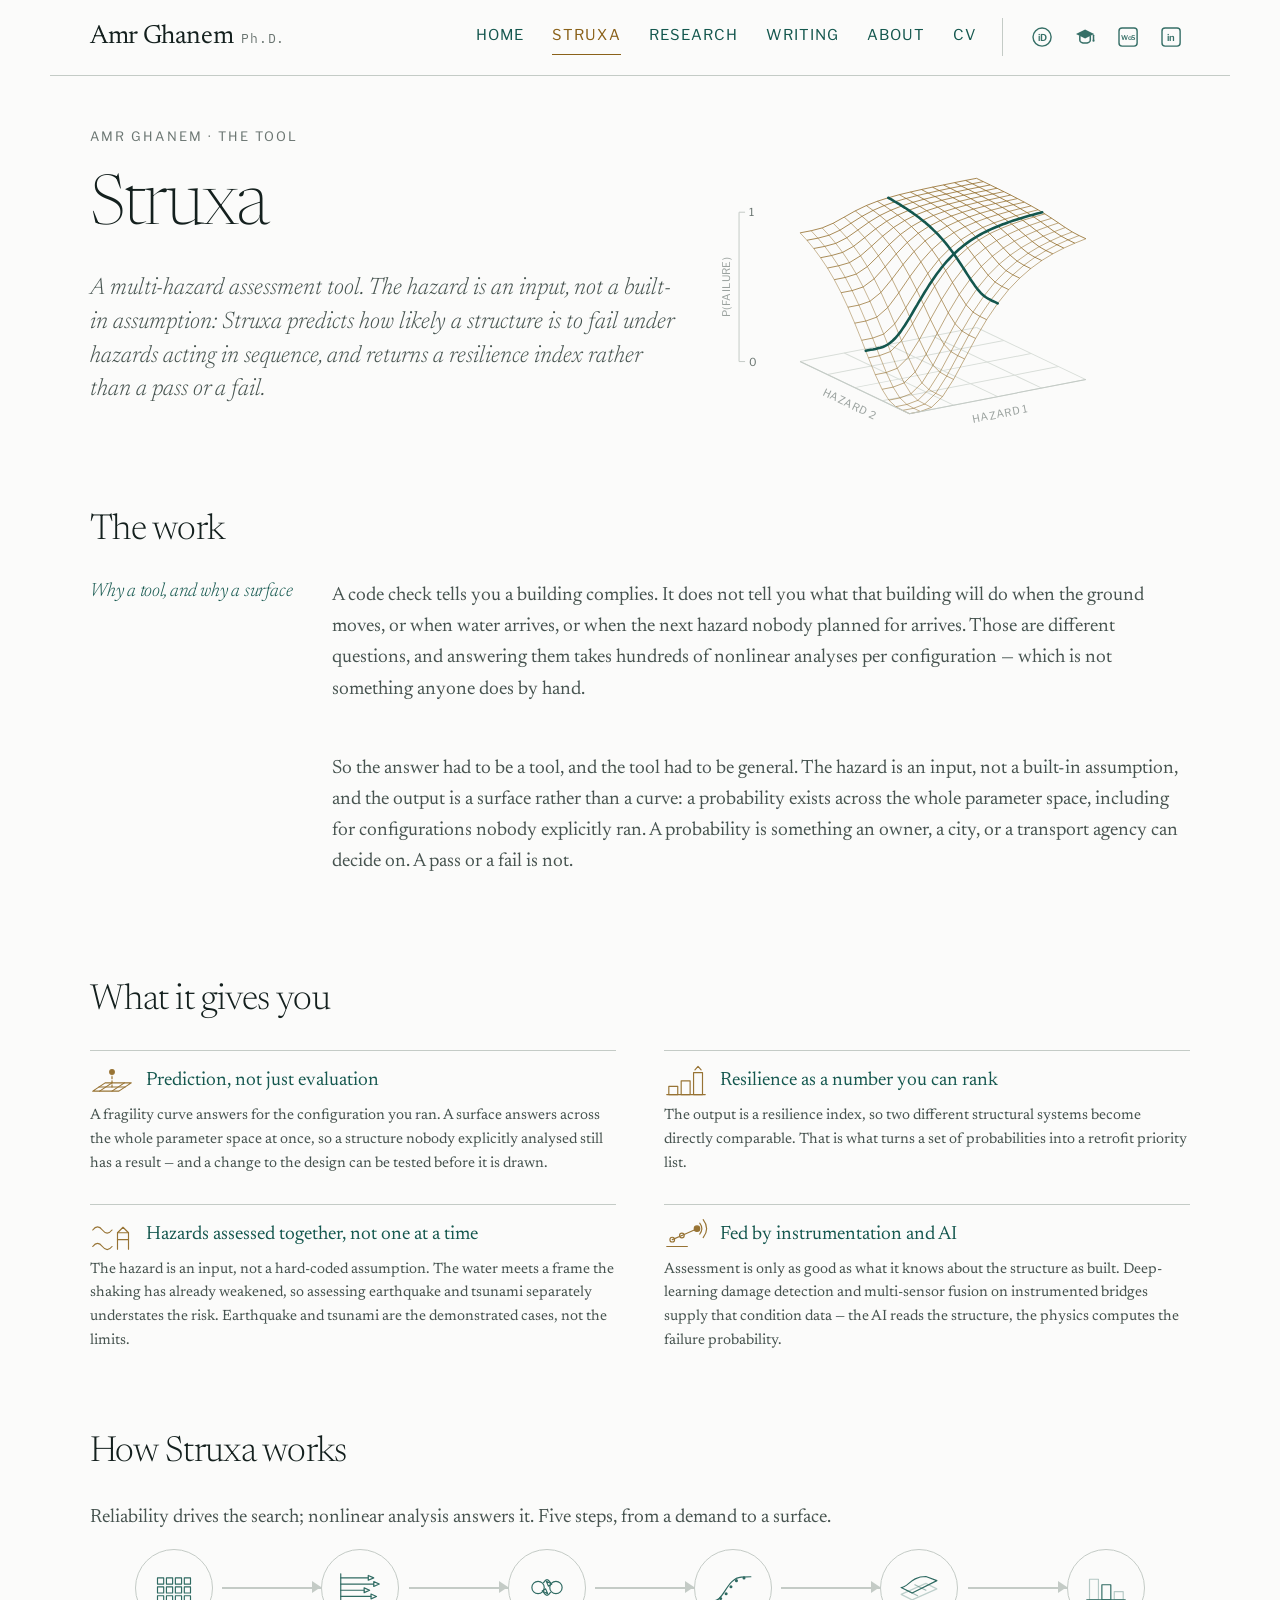
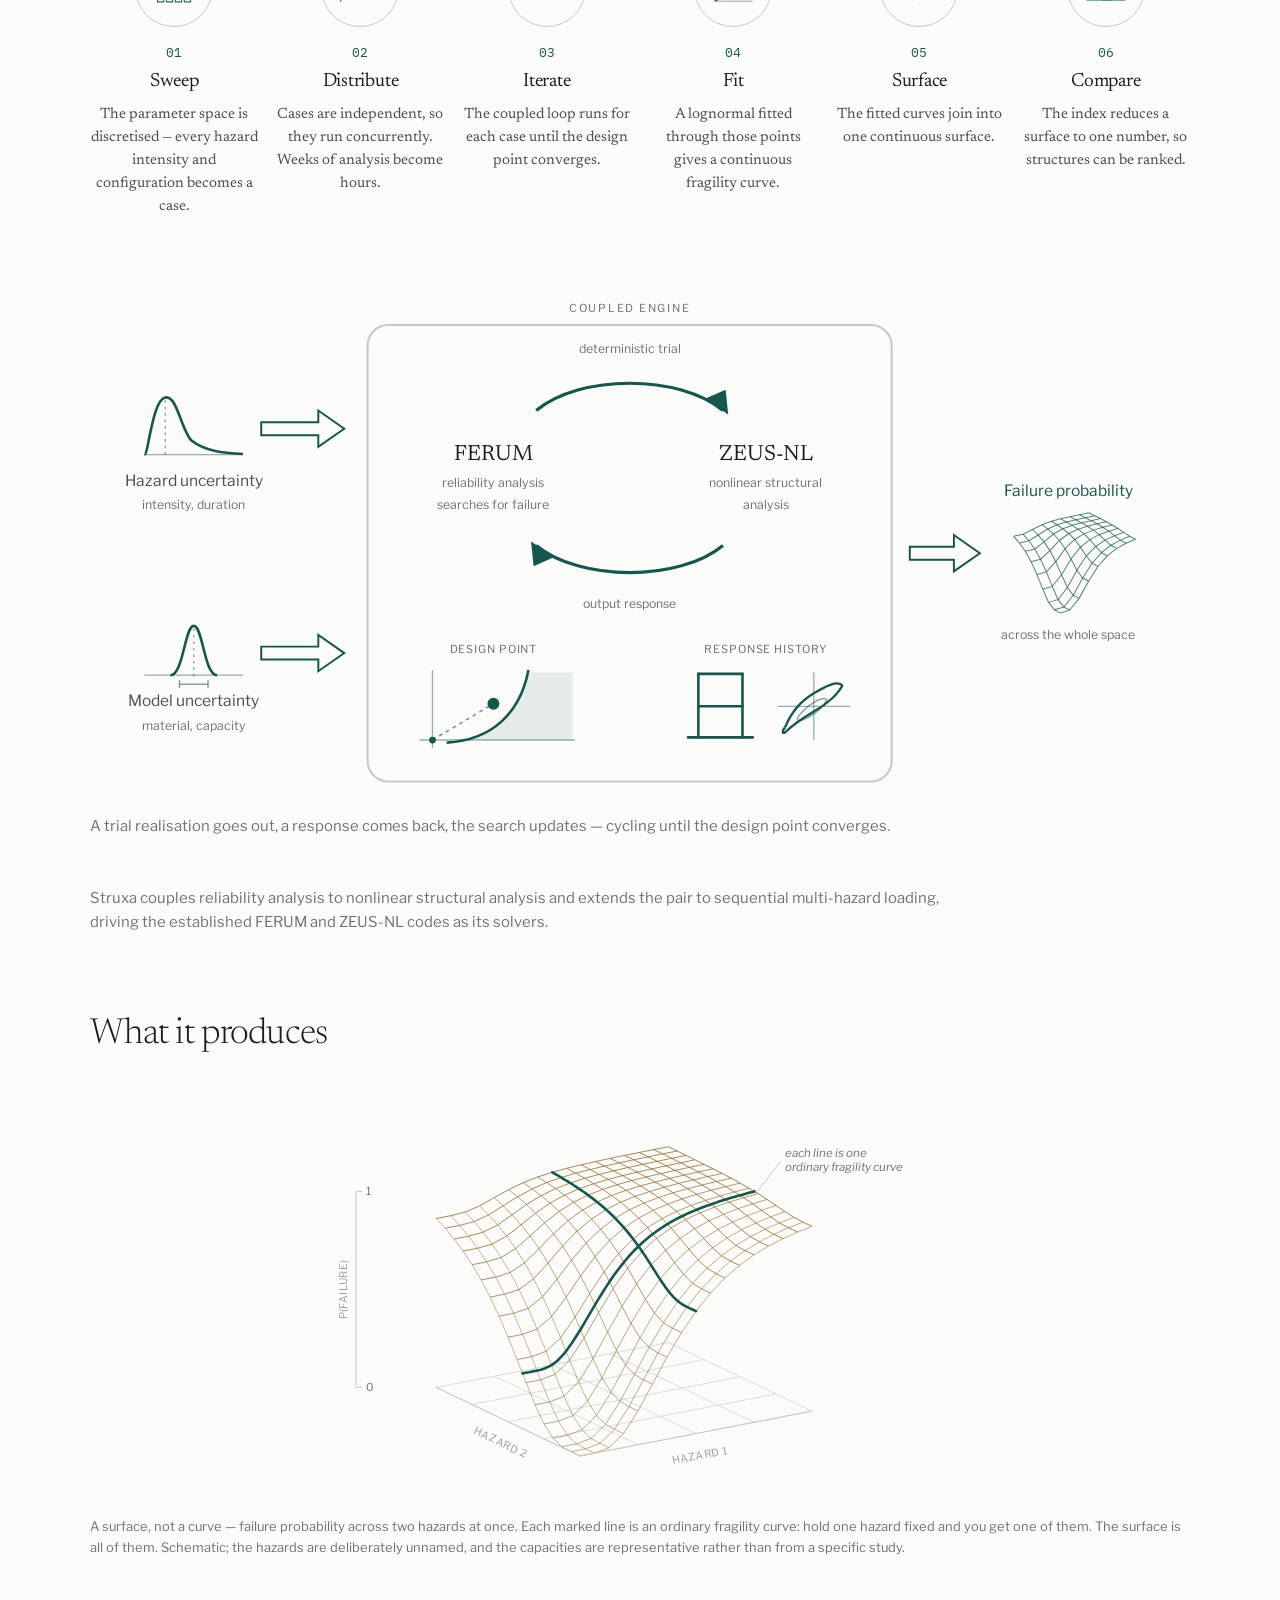
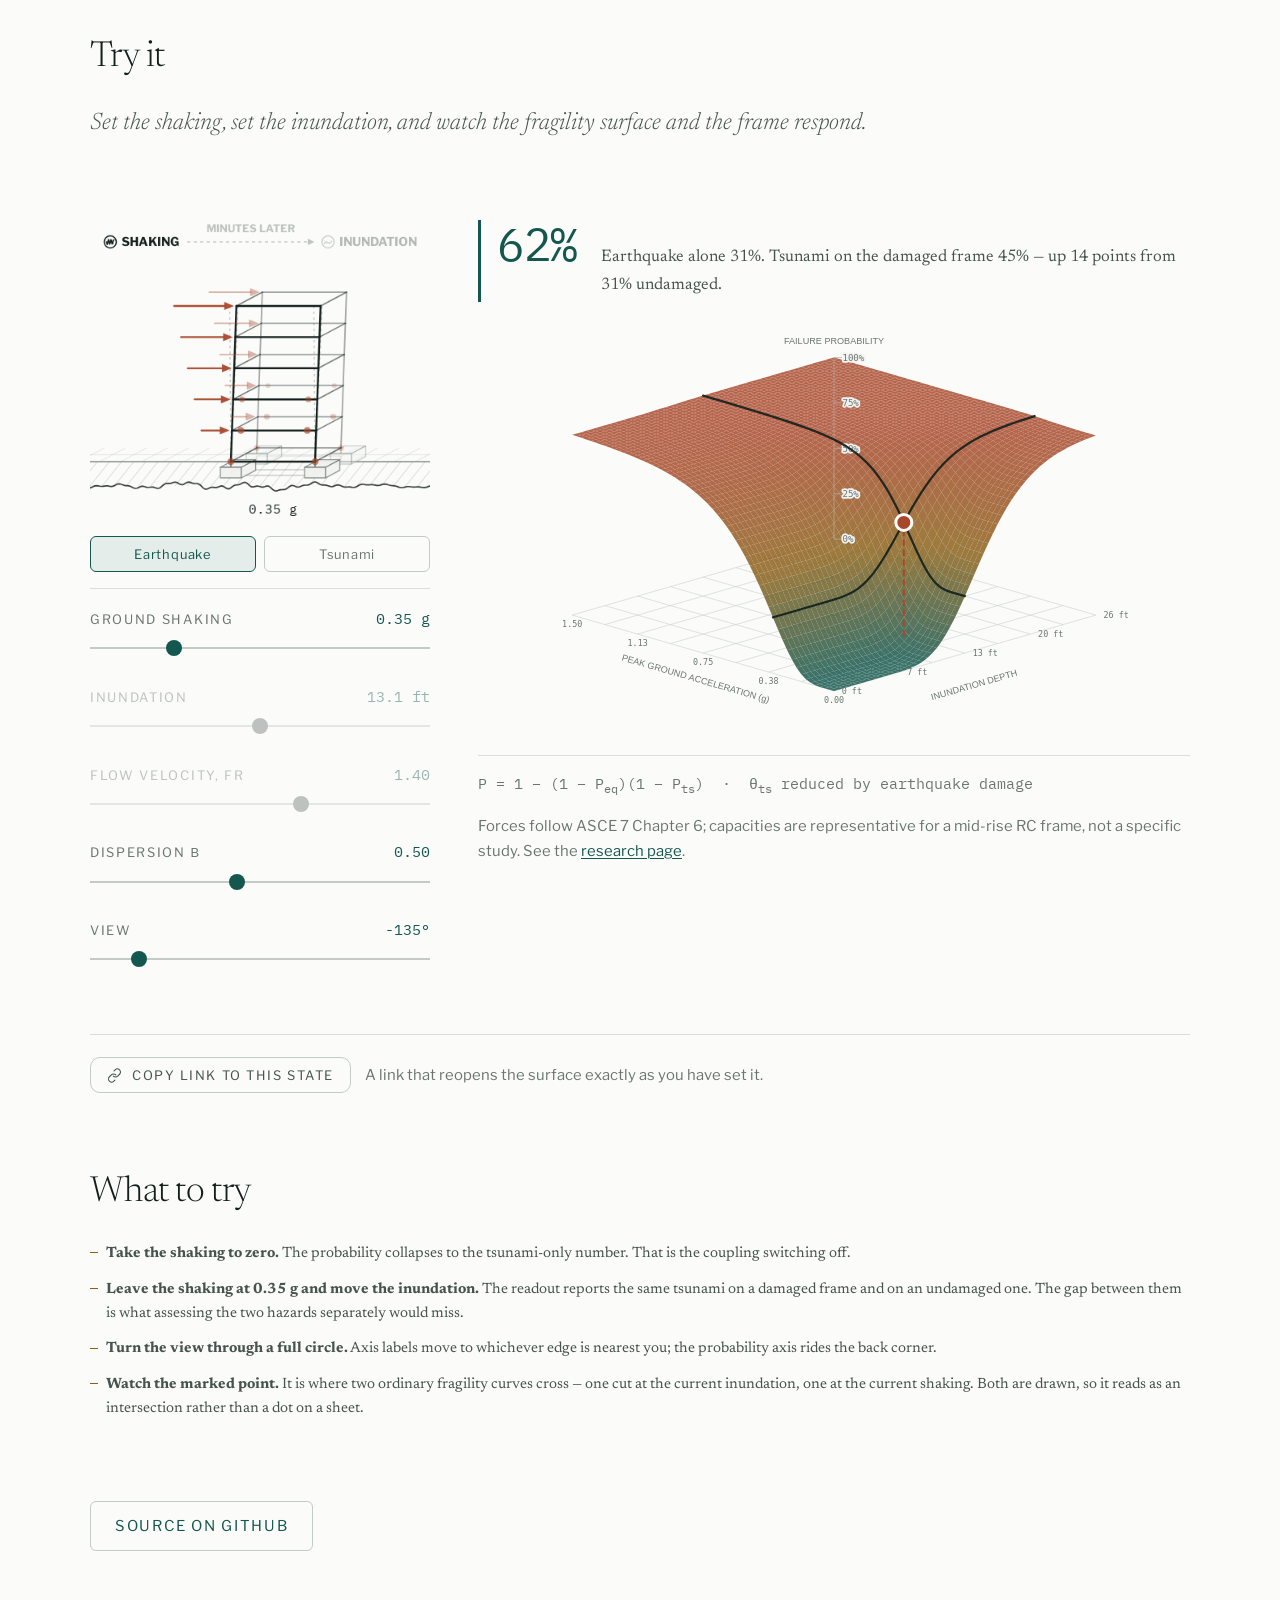
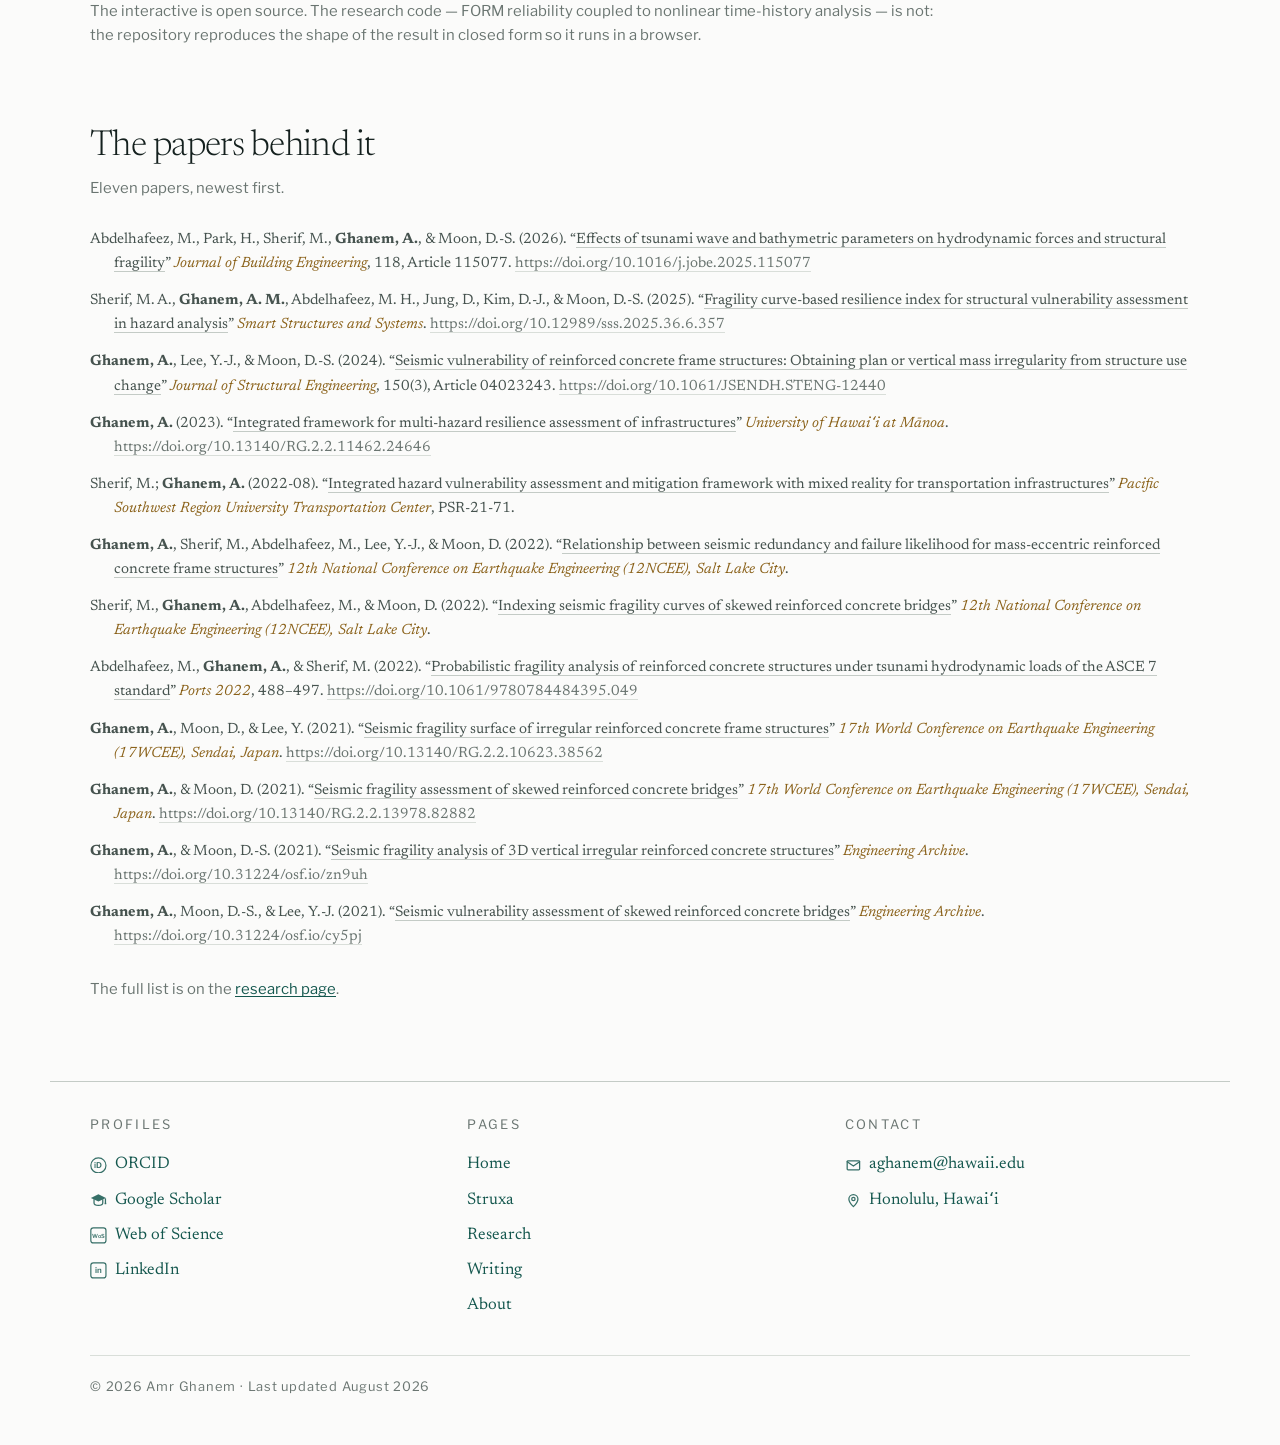
<file: struxa.html>
<!doctype html>
<html lang="en">
<head>
<meta charset="utf-8">
<meta name="viewport" content="width=device-width, initial-scale=1">
<title>Struxa &mdash; multi-hazard resilience assessment tool</title>
<meta name="description" content="Struxa computes fragility surfaces for buildings and infrastructure under sequential multi-hazard loading, coupling reliability with nonlinear structural analysis.">
<meta name="author" content="Amr Ghanem">
<meta name="google-site-verification" content="N7SfwrwoC02l1aEcuYJvm5LP5YG1cOPz4i0i2Lr4dgA">
<meta name="robots" content="index,follow,max-image-preview:large">
<link rel="canonical" href="https://amr-ghanem.github.io/struxa.html">
<meta property="og:title" content="Struxa &mdash; multi-hazard resilience assessment tool">
<meta property="og:description" content="Struxa computes fragility surfaces for buildings and infrastructure under sequential multi-hazard loading, coupling reliability with nonlinear structural analysis.">
<meta property="og:type" content="profile">
<meta property="og:url" content="https://amr-ghanem.github.io/struxa.html">
<meta name="twitter:card" content="summary_large_image">
<meta name="twitter:title" content="Struxa &mdash; multi-hazard resilience assessment tool">
<meta name="twitter:description" content="Struxa computes fragility surfaces for buildings and infrastructure under sequential multi-hazard loading, coupling reliability with nonlinear structural analysis.">
<meta name="twitter:image" content="https://amr-ghanem.github.io/og-card.jpg">
<meta property="og:image" content="https://amr-ghanem.github.io/og-card.jpg">
<meta property="og:image:width" content="1200">
<meta property="og:image:height" content="630">
<meta property="og:site_name" content="Amr Ghanem">
<link rel="icon" href="favicon.ico" sizes="any">
<link rel="icon" type="image/svg+xml" href="icons/icon.svg">
<link rel="apple-touch-icon" href="icons/icon-192.png">
<link rel="manifest" href="site.webmanifest">
<link rel="preconnect" href="https://fonts.googleapis.com"><link rel="preconnect" href="https://fonts.gstatic.com" crossorigin><link rel="stylesheet" href="https://fonts.googleapis.com/css2?family=IBM+Plex+Mono:wght@400;500&family=Libre+Franklin:wght@400;500&family=Newsreader:ital,opsz,wght@0,6..72,200;0,6..72,300;0,6..72,400;0,6..72,500;1,6..72,300&display=swap">
<link rel="stylesheet" href="style.css?v=99e27f3d34">
<script type="application/ld+json">
{
    "@context":  "https://schema.org",
    "@id":  "https://amr-ghanem.github.io/#person",
    "@type":  "Person",
    "name":  "Amr Ghanem",
    "givenName":  "Amr",
    "familyName":  "Ghanem",
    "honorificSuffix":  "Ph.D.",
    "jobTitle":  [
                     "Research Collaborator",
                     "Advanced Structural Designer and Analyst"
                 ],
    "description":  "Amr Ghanem, Ph.D. — structural engineer in Honolulu and author of Struxa, a tool computing multi-hazard fragility surfaces for infrastructure.",
    "email":  "mailto:aghanem@hawaii.edu",
    "url":  "https://amr-ghanem.github.io",
    "image":  {
                  "height":  630,
                  "url":  "https://amr-ghanem.github.io/og-card.jpg",
                  "width":  1200,
                  "@type":  "ImageObject"
              },
    "alternateName":  [
                          "Amr M. Ghanem",
                          "Amr Mohamed Ghanem",
                          "A. Ghanem"
                      ],
    "identifier":  {
                       "value":  "https://orcid.org/0000-0002-1855-5421",
                       "@type":  "PropertyValue",
                       "propertyID":  "ORCID"
                   },
    "worksFor":  [
                     {
                         "name":  "University of Hawaiʻi at Mānoa",
                         "@type":  "Organization",
                         "address":  {
                                         "addressRegion":  "Hawaiʻi",
                                         "addressLocality":  "Honolulu",
                                         "@type":  "PostalAddress",
                                         "addressCountry":  "US"
                                     }
                     },
                     {
                         "name":  "Martin, Chock \u0026 Carden, Inc.",
                         "@type":  "Organization",
                         "address":  {
                                         "addressRegion":  "Hawaiʻi",
                                         "addressLocality":  "Honolulu",
                                         "@type":  "PostalAddress",
                                         "addressCountry":  "US"
                                     }
                     }
                 ],
    "alumniOf":  [
                     {
                         "name":  "University of Hawaiʻi at Mānoa",
                         "@type":  "CollegeOrUniversity"
                     },
                     {
                         "name":  "Cairo University",
                         "@type":  "CollegeOrUniversity"
                     }
                 ],
    "knowsAbout":  [
                       "Nonlinear dynamic analysis",
                       "Fragility analysis",
                       "Finite element analysis",
                       "Pushover analysis",
                       "Time-history analysis",
                       "Structural dynamics",
                       "Seismic",
                       "Tsunami",
                       "Multi-hazard",
                       "ASCE 7",
                       "IBC seismic provisions",
                       "Resilience assessment",
                       "Hazard assessment",
                       "Mitigation planning",
                       "Python",
                       "MATLAB",
                       "Simulink",
                       "Deep learning",
                       "Image processing",
                       "SAP2000",
                       "Zeus-NL",
                       "Autodesk Revit",
                       "Advance Steel",
                       "Navisworks",
                       "AutoCAD",
                       "AISC",
                       "ACI",
                       "Eurocode",
                       "IBC"
                   ],
    "sameAs":  [
                   "https://orcid.org/0000-0002-1855-5421",
                   "https://scholar.google.com/citations?user=Y_kH3ooAAAAJ",
                   "https://www.webofscience.com/wos/author/record/PLC-4161-2026",
                   "https://www.linkedin.com/in/amr-ghanem",
                   "https://www.researchgate.net/profile/Amr-Ghanem",
                   "https://github.com/amr-ghanem",
                   "https://www.wikidata.org/wiki/Q141226716"
               ]
}
</script>
</head>
<body>
<a class="skip" href="#main">Skip to content</a>
<header class="site">
  <a class="wordmark" href="index.html"><strong>Amr Ghanem</strong><span>Ph.D.</span></a>
  <div class="headright">
    <nav><a href="index.html">Home</a><a href="struxa.html" class="active" aria-current="page">Struxa</a><a href="research.html">Research</a><a href="writing.html">Writing</a><a href="about.html">About</a><a href="cv.html">CV</a></nav>
    <div class="hicons">
      <a href="https://orcid.org/0000-0002-1855-5421" rel="noopener noreferrer" title="ORCID" aria-label="ORCID" target="_blank"><svg class="icon" viewBox="0 0 20 20" aria-hidden="true" fill="none" stroke="currentColor" stroke-width="1.4"><circle cx="10" cy="10" r="9" /><text x="10" y="13.6" text-anchor="middle" font-family="Libre Franklin, Segoe UI, sans-serif" font-size="9.5" font-weight="600" letter-spacing="0" fill="currentColor" stroke="none">iD</text></svg></a><a href="https://scholar.google.com/citations?user=Y_kH3ooAAAAJ" rel="noopener noreferrer" title="Google Scholar" aria-label="Google Scholar" target="_blank"><svg class="icon" viewBox="0 0 20 20" aria-hidden="true" fill="none" stroke="currentColor" stroke-width="1.5" stroke-linecap="round" stroke-linejoin="round"><path d="M10 2.6 19 7 10 11.4 1 7z" fill="currentColor" stroke="none"/><path d="M4.8 9v4.1c0 1.6 2.3 2.9 5.2 2.9s5.2-1.3 5.2-2.9V9"/><path d="M18.4 8.1v4.6"/><circle cx="18.4" cy="13.6" r="1.1" fill="currentColor" stroke="none"/></svg></a><a href="https://www.webofscience.com/wos/author/record/PLC-4161-2026" rel="noopener noreferrer" title="Web of Science" aria-label="Web of Science" target="_blank"><svg class="icon" viewBox="0 0 20 20" aria-hidden="true" fill="none" stroke="currentColor" stroke-width="1.4"><rect x="1" y="1" width="18" height="18" rx="3" /><text x="10" y="12.8" text-anchor="middle" font-family="Libre Franklin, Segoe UI, sans-serif" font-size="6.6" font-weight="600" letter-spacing="-.02em" fill="currentColor" stroke="none">WoS</text></svg></a><a href="https://www.linkedin.com/in/amr-ghanem" rel="noopener noreferrer" title="LinkedIn" aria-label="LinkedIn" target="_blank"><svg class="icon" viewBox="0 0 20 20" aria-hidden="true" fill="none" stroke="currentColor" stroke-width="1.4"><rect x="1" y="1" width="18" height="18" rx="3" /><text x="10" y="13.6" text-anchor="middle" font-family="Libre Franklin, Segoe UI, sans-serif" font-size="9.5" font-weight="600" letter-spacing="0" fill="currentColor" stroke="none">in</text></svg></a>
    </div>
  </div>
</header>
<main id="main">

<section class="pagehead pagehead-fig">
  <div class="pagehead-text">
  <p class="eyebrow">Amr Ghanem &middot; The tool</p>
  <h1>Struxa</h1>
  <p class="lede">A multi-hazard assessment tool. The hazard is an input, not a built-in assumption: Struxa predicts how likely a structure is to fail under hazards acting in sequence, and returns a resilience index rather than a pass or a fail.</p>
  </div>
  <div class="pagehead-art"><svg class="figsvg surf" viewBox="0 0 470 320" role="img" aria-label="A fragility surface drawn as a wireframe: failure probability rising across two hazards together, with two ordinary fragility curves marked on it as slices that cross" xmlns="http://www.w3.org/2000/svg"><g class="fgrid"><line x1="190" y1="284" x2="80.9" y2="232"/><line x1="190" y1="284" x2="366" y2="250"/><line x1="234" y1="275.5" x2="124.9" y2="223.5"/><line x1="162.7" y1="271" x2="338.7" y2="237"/><line x1="278" y1="267" x2="168.9" y2="215"/><line x1="135.4" y1="258" x2="311.4" y2="224"/><line x1="322" y1="258.5" x2="212.9" y2="206.5"/><line x1="108.2" y1="245" x2="284.2" y2="211"/><line x1="366" y1="250" x2="256.9" y2="198"/><line x1="80.9" y1="232" x2="256.9" y2="198"/></g><g class="fmesh"><path class="m" opacity="0.6" d="M190 284 L201 281.8 L212 277.7 L223 267 L234 249.8 L245 229.4 L256 208.9 L267 190.2 L278 174 L289 160.2 L300 148.8 L311 139.2 L322 131.2 L333 124.5 L344 118.8 L355 113.9 L366 109.5"/><path class="m" opacity="0.6" d="M183.2 280.7 L194.2 278.6 L205.2 274.4 L216.2 263.7 L227.2 246.5 L238.2 226.1 L249.2 205.6 L260.2 186.9 L271.2 170.7 L282.2 157 L293.2 145.5 L304.2 135.9 L315.2 128 L326.2 121.3 L337.2 115.5 L348.2 110.6 L359.2 106.3"/><path class="m" opacity="0.6" d="M176.4 277 L187.4 274.8 L198.4 270.7 L209.4 259.9 L220.4 242.6 L231.4 222.1 L242.4 201.5 L253.4 182.7 L264.4 166.5 L275.4 152.7 L286.4 141.3 L297.4 131.8 L308.4 124 L319.4 117.4 L330.4 111.8 L341.4 106.9 L352.4 102.7"/><path class="m" opacity="0.61" d="M169.5 270.5 L180.5 268.3 L191.5 264.1 L202.5 253.3 L213.5 235.7 L224.5 214.9 L235.5 194.2 L246.5 175.4 L257.5 159.3 L268.5 145.9 L279.5 134.9 L290.5 125.9 L301.5 118.4 L312.5 112.2 L323.5 106.9 L334.5 102.4 L345.5 98.3"/><path class="m" opacity="0.64" d="M162.7 259.7 L173.7 257.5 L184.7 253.3 L195.7 242.3 L206.7 224.5 L217.7 203.7 L228.7 183.3 L239.7 165 L250.7 149.7 L261.7 137.1 L272.7 126.9 L283.7 118.7 L294.7 111.9 L305.7 106.3 L316.7 101.5 L327.7 97.4 L338.7 93.7"/><path class="m" opacity="0.67" d="M155.9 245.1 L166.9 242.9 L177.9 238.7 L188.9 227.7 L199.9 210.2 L210.9 189.9 L221.9 170.3 L232.9 153.1 L243.9 139 L254.9 127.7 L265.9 118.6 L276.9 111.3 L287.9 105.4 L298.9 100.4 L309.9 96.2 L320.9 92.4 L331.9 89.1"/><path class="m" opacity="0.7" d="M149.1 228.3 L160.1 226.1 L171.1 222 L182.1 211.2 L193.1 194.3 L204.1 175.1 L215.1 156.9 L226.1 141.3 L237.1 128.6 L248.1 118.7 L259.1 110.8 L270.1 104.4 L281.1 99.3 L292.1 94.9 L303.1 91.1 L314.1 87.8 L325.1 84.7"/><path class="m" opacity="0.73" d="M142.3 210.8 L153.3 208.6 L164.3 204.6 L175.3 194.4 L186.3 178.4 L197.3 160.7 L208.3 144.1 L219.3 130.2 L230.3 119.2 L241.3 110.5 L252.3 103.7 L263.3 98.2 L274.3 93.7 L285.3 89.9 L296.3 86.5 L307.3 83.4 L318.3 80.6"/><path class="m" opacity="0.76" d="M135.4 193.7 L146.4 191.6 L157.4 187.7 L168.4 178.1 L179.4 163.4 L190.4 147.3 L201.4 132.5 L212.4 120.3 L223.4 110.7 L234.4 103.3 L245.4 97.4 L256.4 92.7 L267.4 88.7 L278.4 85.3 L289.4 82.2 L300.4 79.4 L311.4 76.7"/><path class="m" opacity="0.78" d="M128.6 177.8 L139.6 175.7 L150.6 171.9 L161.6 163 L172.6 149.7 L183.6 135.2 L194.6 122.2 L205.6 111.6 L216.6 103.4 L227.6 96.9 L238.6 91.8 L249.6 87.7 L260.6 84.1 L271.6 81 L282.6 78.2 L293.6 75.5 L304.6 73"/><path class="m" opacity="0.8" d="M121.8 163.3 L132.8 161.2 L143.8 157.6 L154.8 149.4 L165.8 137.4 L176.8 124.6 L187.8 113.2 L198.8 104 L209.8 96.8 L220.8 91.3 L231.8 86.8 L242.8 83.1 L253.8 79.9 L264.8 77 L275.8 74.3 L286.8 71.8 L297.8 69.4"/><path class="m" opacity="0.82" d="M115 150.3 L126 148.1 L137 144.7 L148 137.3 L159 126.5 L170 115.2 L181 105.2 L192 97.3 L203 91.1 L214 86.2 L225 82.2 L236 78.9 L247 75.9 L258 73.2 L269 70.7 L280 68.3 L291 65.9"/><path class="m" opacity="0.83" d="M108.2 138.7 L119.2 136.5 L130.2 133.3 L141.2 126.5 L152.2 116.9 L163.2 106.9 L174.2 98.2 L185.2 91.3 L196.2 85.8 L207.2 81.5 L218.2 78 L229.2 74.9 L240.2 72.1 L251.2 69.5 L262.2 67.1 L273.2 64.8 L284.2 62.5"/><path class="m" opacity="0.85" d="M101.3 128.4 L112.3 126.2 L123.3 123.1 L134.3 117 L145.3 108.4 L156.3 99.6 L167.3 92 L178.3 85.9 L189.3 81.1 L200.3 77.2 L211.3 73.9 L222.3 71.1 L233.3 68.5 L244.3 66 L255.3 63.6 L266.3 61.4 L277.3 59.1"/><path class="m" opacity="0.86" d="M94.5 119.2 L105.5 117.1 L116.5 114.1 L127.5 108.5 L138.5 100.8 L149.5 93 L160.5 86.3 L171.5 81 L182.5 76.7 L193.5 73.1 L204.5 70.1 L215.5 67.4 L226.5 64.9 L237.5 62.5 L248.5 60.2 L259.5 58 L270.5 55.8"/><path class="m" opacity="0.86" d="M87.7 111 L98.7 108.9 L109.7 106 L120.7 100.9 L131.7 94 L142.7 87.1 L153.7 81.2 L164.7 76.4 L175.7 72.5 L186.7 69.3 L197.7 66.4 L208.7 63.9 L219.7 61.4 L230.7 59.1 L241.7 56.9 L252.7 54.6 L263.7 52.5"/><path class="m" opacity="0.87" d="M80.9 103.6 L91.9 101.5 L102.9 98.7 L113.9 94 L124.9 87.9 L135.9 81.7 L146.9 76.4 L157.9 72.1 L168.9 68.6 L179.9 65.5 L190.9 62.9 L201.9 60.4 L212.9 58 L223.9 55.8 L234.9 53.5 L245.9 51.3 L256.9 49.2"/><path class="m" opacity="0.52" d="M190 284 L183.2 280.7 L176.4 277 L169.5 270.5 L162.7 259.7 L155.9 245.1 L149.1 228.3 L142.3 210.8 L135.4 193.7 L128.6 177.8 L121.8 163.3 L115 150.3 L108.2 138.7 L101.3 128.4 L94.5 119.2 L87.7 111 L80.9 103.6"/><path class="m" opacity="0.52" d="M201 281.8 L194.2 278.6 L187.4 274.8 L180.5 268.3 L173.7 257.5 L166.9 242.9 L160.1 226.1 L153.3 208.6 L146.4 191.6 L139.6 175.7 L132.8 161.2 L126 148.1 L119.2 136.5 L112.3 126.2 L105.5 117.1 L98.7 108.9 L91.9 101.5"/><path class="m" opacity="0.53" d="M212 277.7 L205.2 274.4 L198.4 270.7 L191.5 264.1 L184.7 253.3 L177.9 238.7 L171.1 222 L164.3 204.6 L157.4 187.7 L150.6 171.9 L143.8 157.6 L137 144.7 L130.2 133.3 L123.3 123.1 L116.5 114.1 L109.7 106 L102.9 98.7"/><path class="m" opacity="0.56" d="M223 267 L216.2 263.7 L209.4 259.9 L202.5 253.3 L195.7 242.3 L188.9 227.7 L182.1 211.2 L175.3 194.4 L168.4 178.1 L161.6 163 L154.8 149.4 L148 137.3 L141.2 126.5 L134.3 117 L127.5 108.5 L120.7 100.9 L113.9 94"/><path class="m" opacity="0.61" d="M234 249.8 L227.2 246.5 L220.4 242.6 L213.5 235.7 L206.7 224.5 L199.9 210.2 L193.1 194.3 L186.3 178.4 L179.4 163.4 L172.6 149.7 L165.8 137.4 L159 126.5 L152.2 116.9 L145.3 108.4 L138.5 100.8 L131.7 94 L124.9 87.9"/><path class="m" opacity="0.66" d="M245 229.4 L238.2 226.1 L231.4 222.1 L224.5 214.9 L217.7 203.7 L210.9 189.9 L204.1 175.1 L197.3 160.7 L190.4 147.3 L183.6 135.2 L176.8 124.6 L170 115.2 L163.2 106.9 L156.3 99.6 L149.5 93 L142.7 87.1 L135.9 81.7"/><path class="m" opacity="0.71" d="M256 208.9 L249.2 205.6 L242.4 201.5 L235.5 194.2 L228.7 183.3 L221.9 170.3 L215.1 156.9 L208.3 144.1 L201.4 132.5 L194.6 122.2 L187.8 113.2 L181 105.2 L174.2 98.2 L167.3 92 L160.5 86.3 L153.7 81.2 L146.9 76.4"/><path class="m" opacity="0.76" d="M267 190.2 L260.2 186.9 L253.4 182.7 L246.5 175.4 L239.7 165 L232.9 153.1 L226.1 141.3 L219.3 130.2 L212.4 120.3 L205.6 111.6 L198.8 104 L192 97.3 L185.2 91.3 L178.3 85.9 L171.5 81 L164.7 76.4 L157.9 72.1"/><path class="m" opacity="0.79" d="M278 174 L271.2 170.7 L264.4 166.5 L257.5 159.3 L250.7 149.7 L243.9 139 L237.1 128.6 L230.3 119.2 L223.4 110.7 L216.6 103.4 L209.8 96.8 L203 91.1 L196.2 85.8 L189.3 81.1 L182.5 76.7 L175.7 72.5 L168.9 68.6"/><path class="m" opacity="0.82" d="M289 160.2 L282.2 157 L275.4 152.7 L268.5 145.9 L261.7 137.1 L254.9 127.7 L248.1 118.7 L241.3 110.5 L234.4 103.3 L227.6 96.9 L220.8 91.3 L214 86.2 L207.2 81.5 L200.3 77.2 L193.5 73.1 L186.7 69.3 L179.9 65.5"/><path class="m" opacity="0.84" d="M300 148.8 L293.2 145.5 L286.4 141.3 L279.5 134.9 L272.7 126.9 L265.9 118.6 L259.1 110.8 L252.3 103.7 L245.4 97.4 L238.6 91.8 L231.8 86.8 L225 82.2 L218.2 78 L211.3 73.9 L204.5 70.1 L197.7 66.4 L190.9 62.9"/><path class="m" opacity="0.85" d="M311 139.2 L304.2 135.9 L297.4 131.8 L290.5 125.9 L283.7 118.7 L276.9 111.3 L270.1 104.4 L263.3 98.2 L256.4 92.7 L249.6 87.7 L242.8 83.1 L236 78.9 L229.2 74.9 L222.3 71.1 L215.5 67.4 L208.7 63.9 L201.9 60.4"/><path class="m" opacity="0.86" d="M322 131.2 L315.2 128 L308.4 124 L301.5 118.4 L294.7 111.9 L287.9 105.4 L281.1 99.3 L274.3 93.7 L267.4 88.7 L260.6 84.1 L253.8 79.9 L247 75.9 L240.2 72.1 L233.3 68.5 L226.5 64.9 L219.7 61.4 L212.9 58"/><path class="m" opacity="0.87" d="M333 124.5 L326.2 121.3 L319.4 117.4 L312.5 112.2 L305.7 106.3 L298.9 100.4 L292.1 94.9 L285.3 89.9 L278.4 85.3 L271.6 81 L264.8 77 L258 73.2 L251.2 69.5 L244.3 66 L237.5 62.5 L230.7 59.1 L223.9 55.8"/><path class="m" opacity="0.88" d="M344 118.8 L337.2 115.5 L330.4 111.8 L323.5 106.9 L316.7 101.5 L309.9 96.2 L303.1 91.1 L296.3 86.5 L289.4 82.2 L282.6 78.2 L275.8 74.3 L269 70.7 L262.2 67.1 L255.3 63.6 L248.5 60.2 L241.7 56.9 L234.9 53.5"/><path class="m" opacity="0.88" d="M355 113.9 L348.2 110.6 L341.4 106.9 L334.5 102.4 L327.7 97.4 L320.9 92.4 L314.1 87.8 L307.3 83.4 L300.4 79.4 L293.6 75.5 L286.8 71.8 L280 68.3 L273.2 64.8 L266.3 61.4 L259.5 58 L252.7 54.6 L245.9 51.3"/><path class="m" opacity="0.89" d="M366 109.5 L359.2 106.3 L352.4 102.7 L345.5 98.3 L338.7 93.7 L331.9 89.1 L325.1 84.7 L318.3 80.6 L311.4 76.7 L304.6 73 L297.8 69.4 L291 65.9 L284.2 62.5 L277.3 59.1 L270.5 55.8 L263.7 52.5 L256.9 49.2"/></g><path class="fslice" d="M146.4 221.3 L148.8 220.8 L151.2 220.3 L153.7 219.9 L156.1 219.4 L158.6 218.8 L161 218.2 L163.5 217.4 L165.9 216.4 L168.4 215 L170.8 213.3 L173.2 211.2 L175.7 208.8 L178.1 206 L180.6 202.9 L183 199.4 L185.5 195.8 L187.9 191.9 L190.4 187.9 L192.8 183.8 L195.2 179.6 L197.7 175.5 L200.1 171.3 L202.6 167.2 L205 163.1 L207.5 159.2 L209.9 155.3 L212.4 151.6 L214.8 148.1 L217.2 144.6 L219.7 141.4 L222.1 138.2 L224.6 135.2 L227 132.4 L229.5 129.7 L231.9 127.1 L234.4 124.7 L236.8 122.4 L239.2 120.2 L241.7 118.2 L244.1 116.2 L246.6 114.4 L249 112.6 L251.5 110.9 L253.9 109.3 L256.4 107.8 L258.8 106.4 L261.2 105 L263.7 103.7 L266.1 102.5 L268.6 101.3 L271 100.1 L273.5 99 L275.9 98 L278.4 97 L280.8 96 L283.2 95.1 L285.7 94.2 L288.1 93.3 L290.6 92.4 L293 91.6 L295.5 90.8 L297.9 90 L300.4 89.2 L302.8 88.5 L305.2 87.8 L307.7 87.1 L310.1 86.4 L312.6 85.7 L315 85 L317.5 84.3 L319.9 83.7 L322.4 83.1"/><path class="fslice" d="M278 174 L276.5 173.2 L275 172.5 L273.5 171.8 L271.9 171.1 L270.4 170.3 L268.9 169.5 L267.4 168.6 L265.9 167.6 L264.4 166.5 L262.8 165.1 L261.3 163.7 L259.8 162 L258.3 160.3 L256.8 158.3 L255.3 156.3 L253.8 154.2 L252.2 151.9 L250.7 149.7 L249.2 147.3 L247.7 145 L246.2 142.6 L244.7 140.2 L243.1 137.8 L241.6 135.5 L240.1 133.2 L238.6 130.9 L237.1 128.6 L235.6 126.4 L234 124.3 L232.5 122.2 L231 120.2 L229.5 118.2 L228 116.2 L226.5 114.3 L225 112.5 L223.4 110.7 L221.9 109 L220.4 107.3 L218.9 105.7 L217.4 104.1 L215.9 102.6 L214.3 101.1 L212.8 99.6 L211.3 98.2 L209.8 96.8 L208.3 95.5 L206.8 94.2 L205.3 92.9 L203.7 91.7 L202.2 90.5 L200.7 89.3 L199.2 88.1 L197.7 87 L196.2 85.8 L194.6 84.8 L193.1 83.7 L191.6 82.6 L190.1 81.6 L188.6 80.6 L187.1 79.6 L185.6 78.6 L184 77.6 L182.5 76.7 L181 75.7 L179.5 74.8 L178 73.9 L176.5 73 L174.9 72.1 L173.4 71.2 L171.9 70.3 L170.4 69.4 L168.9 68.6"/><g class="faxis"><line x1="190" y1="284" x2="366" y2="250"/><line x1="190" y1="284" x2="80.9" y2="232"/></g><text class="flab" x="281.2" y="287.7" text-anchor="middle" transform="rotate(-10.93 281.2 287.7)">hazard 1</text><text class="flab" x="128.1" y="277.3" text-anchor="middle" transform="rotate(25.48 128.1 277.3)">hazard 2</text><g class="fscale"><line x1="20" y1="83" x2="20" y2="232"/><line x1="20" y1="83" x2="26" y2="83"/><line x1="20" y1="232" x2="26" y2="232"/></g><text class="ftk" x="30" y="87">1</text><text class="ftk" x="30" y="236">0</text><text class="flab" x="11" y="157.5" text-anchor="middle" transform="rotate(-90 11 157.5)">P(failure)</text></svg></div>
</section>

<section class="story">
  <h2 class="rule">The work</h2>
  <article class="chapter">
    <h3>Why a tool, and why a surface</h3>
    <div><p>A code check tells you a building complies. It does not tell you what that building will do when the ground moves, or when water arrives, or when the next hazard nobody planned for arrives. Those are different questions, and answering them takes hundreds of nonlinear analyses per configuration — which is not something anyone does by hand.</p><p>So the answer had to be a tool, and the tool had to be general. The hazard is an input, not a built-in assumption, and the output is a surface rather than a curve: a probability exists across the whole parameter space, including for configurations nobody explicitly ran. A probability is something an owner, a city, or a transport agency can decide on. A pass or a fail is not.</p></div>
  </article>
</section>

<section>
  <h2 class="rule">What it gives you</h2>
  <ul class="adv">
    <li>
      <p class="advh"><svg class="hglyph" viewBox="0 0 64 48" aria-hidden="true" fill="none" stroke="currentColor" stroke-width="1.6" stroke-linecap="round" stroke-linejoin="round"><path d="M4 38 L22 26 L60 26 L42 38 Z"/><path d="M13 32 L51 32"/><path d="M32 26 L14 38"/><path d="M50 26 L32 38"/><path class="acc" d="M32 32 L32 13" stroke-dasharray="3 3"/><circle class="acc" cx="32" cy="10" r="3.4" fill="currentColor" stroke="none"/></svg>Prediction, not just evaluation</p>
      <p>A fragility curve answers for the configuration you ran. A surface answers across the whole parameter space at once, so a structure nobody explicitly analysed still has a result &mdash; and a change to the design can be tested before it is drawn.</p>
    </li>
    <li>
      <p class="advh"><svg class="hglyph" viewBox="0 0 64 48" aria-hidden="true" fill="none" stroke="currentColor" stroke-width="1.6" stroke-linecap="round" stroke-linejoin="round"><line x1="4" y1="43" x2="60" y2="43"/><rect x="7" y="31" width="13" height="12"/><rect x="25" y="23" width="13" height="20"/><rect class="acc" x="43" y="11" width="13" height="32"/><path class="acc" d="M45 7 L49.5 2 L54 7"/></svg>Resilience as a number you can rank</p>
      <p>The output is a resilience index, so two different structural systems become directly comparable. That is what turns a set of probabilities into a retrofit priority list.</p>
    </li>
    <li>
      <p class="advh"><svg class="hglyph" viewBox="0 0 64 48" aria-hidden="true" fill="none" stroke="currentColor" stroke-width="1.6" stroke-linecap="round" stroke-linejoin="round"><path d="M4 16 q 7 -9 14 0 t 14 0"/><path class="acc" d="M4 40 q 7 -9 14 0 t 14 0"/><path d="M40 44 v-24 h16 v24"/><path d="M40 30 h16"/><path class="acc" d="M40 20 L48 12 L56 20"/></svg>Hazards assessed together, not one at a time</p>
      <p>The hazard is an input, not a hard-coded assumption. The water meets a frame the shaking has already weakened, so assessing earthquake and tsunami separately understates the risk. Earthquake and tsunami are the demonstrated cases, not the limits.</p>
    </li>
    <li>
      <p class="advh"><svg class="hglyph" viewBox="0 0 64 48" aria-hidden="true" fill="none" stroke="currentColor" stroke-width="1.6" stroke-linecap="round" stroke-linejoin="round"><path d="M4 40 h30"/><circle cx="12" cy="30" r="3.4"/><circle cx="26" cy="24" r="3.4"/><path d="M12 30 L26 24"/><path class="acc" d="M26 24 L44 16"/><circle class="acc" cx="48" cy="14" r="4" fill="currentColor" stroke="none"/><path class="acc" d="M52 22 q 6 -8 0 -16"/><path class="acc" d="M57 27 q 10 -13 0 -26"/></svg>Fed by instrumentation and AI</p>
      <p>Assessment is only as good as what it knows about the structure as built. Deep-learning damage detection and multi-sensor fusion on instrumented bridges supply that condition data &mdash; the AI reads the structure, the physics computes the failure probability.</p>
    </li>
  </ul>
</section>

<section class="howitworks">
  <h2 class="rule">How Struxa works</h2>
  <p class="rlede">Reliability drives the search; nonlinear analysis answers it. Five steps, from a demand to a surface.</p>
  <ol class="hsteps"><li class="hstep"><div class="hrail"><span class="hdot"><svg class="hglyph" viewBox="0 0 64 48" aria-hidden="true" fill="none" stroke="currentColor" stroke-width="1.6" stroke-linecap="round" stroke-linejoin="round"><rect x="8" y="10" width="9" height="9"/><g class="acc"><rect x="21" y="10" width="9" height="9"/></g><rect x="34" y="10" width="9" height="9"/><g class="acc"><rect x="47" y="10" width="9" height="9"/></g><g class="acc"><rect x="8" y="23" width="9" height="9"/></g><rect x="21" y="23" width="9" height="9"/><g class="acc"><rect x="34" y="23" width="9" height="9"/></g><rect x="47" y="23" width="9" height="9"/><rect x="8" y="36" width="9" height="9"/><g class="acc"><rect x="21" y="36" width="9" height="9"/></g><rect x="34" y="36" width="9" height="9"/><g class="acc"><rect x="47" y="36" width="9" height="9"/></g></svg></span><span class="hlink" aria-hidden="true"></span></div><p class="hn">01</p><h3>Sweep</h3><p class="hd">The parameter space is discretised &mdash; every hazard intensity and configuration becomes a case.</p></li><li class="hstep"><div class="hrail"><span class="hdot"><svg class="hglyph" viewBox="0 0 64 48" aria-hidden="true" fill="none" stroke="currentColor" stroke-width="1.6" stroke-linecap="round" stroke-linejoin="round"><line x1="4" y1="10" x2="44" y2="10"/><line x1="4" y1="19" x2="52" y2="19"/><line x1="4" y1="28" x2="38" y2="28"/><line x1="4" y1="37" x2="48" y2="37"/><g class="acc"><polygon points="52,10 44,6.5 44,13.5"/><polygon points="60,19 52,15.5 52,22.5"/><polygon points="46,28 38,24.5 38,31.5"/><polygon points="56,37 48,33.5 48,40.5"/></g><line x1="4" y1="4" x2="4" y2="44" class="acc"/></svg></span><span class="hlink" aria-hidden="true"></span></div><p class="hn">02</p><h3>Distribute</h3><p class="hd">Cases are independent, so they run concurrently. Weeks of analysis become hours.</p></li><li class="hstep"><div class="hrail"><span class="hdot"><svg class="hglyph" viewBox="0 0 64 48" aria-hidden="true" fill="none" stroke="currentColor" stroke-width="1.6" stroke-linecap="round" stroke-linejoin="round"><circle cx="19" cy="24" r="9"/><circle cx="45" cy="24" r="9"/><path d="M27 17 C 31 11, 33 11, 37 17" class="acc"/><polygon points="39,19 31,15 34,22" class="acc"/><path d="M37 31 C 33 37, 31 37, 27 31" class="acc"/><polygon points="25,29 33,33 30,26" class="acc"/></svg></span><span class="hlink" aria-hidden="true"></span></div><p class="hn">03</p><h3>Iterate</h3><p class="hd">The coupled loop runs for each case until the design point converges.</p></li><li class="hstep"><div class="hrail"><span class="hdot"><svg class="hglyph" viewBox="0 0 64 48" aria-hidden="true" fill="none" stroke="currentColor" stroke-width="1.6" stroke-linecap="round" stroke-linejoin="round"><circle cx="14" cy="40" r="2.2" fill="currentColor" stroke="none"/><circle cx="22" cy="33" r="2.2" fill="currentColor" stroke="none"/><circle cx="29" cy="23" r="2.2" fill="currentColor" stroke="none"/><circle cx="37" cy="14" r="2.2" fill="currentColor" stroke="none"/><circle cx="48" cy="10" r="2.2" fill="currentColor" stroke="none"/><path d="M6 43 C 18 43, 24 10, 44 9 L58 8.4" class="acc"/><line x1="4" y1="44" x2="60" y2="44" opacity=".5"/></svg></span><span class="hlink" aria-hidden="true"></span></div><p class="hn">04</p><h3>Fit</h3><p class="hd">A lognormal fitted through those points gives a continuous fragility curve.</p></li><li class="hstep"><div class="hrail"><span class="hdot"><svg class="hglyph" viewBox="0 0 64 48" aria-hidden="true" fill="none" stroke="currentColor" stroke-width="1.6" stroke-linecap="round" stroke-linejoin="round"><path d="M6 34 L22 42 L58 26 L42 18 Z" opacity=".3"/><path d="M6 24 C 16 24, 20 8, 42 8 L58 14 L22 32 Z" class="acc"/><line x1="14" y1="28" x2="30" y2="36" opacity=".45"/><line x1="26" y1="20" x2="42" y2="28" opacity=".45"/></svg></span><span class="hlink" aria-hidden="true"></span></div><p class="hn">05</p><h3>Surface</h3><p class="hd">The fitted curves join into one continuous surface.</p></li><li class="hstep"><div class="hrail"><span class="hdot"><svg class="hglyph" viewBox="0 0 64 48" aria-hidden="true" fill="none" stroke="currentColor" stroke-width="1.6" stroke-linecap="round" stroke-linejoin="round"><rect x="8" y="12" width="13" height="30" opacity=".35"/><rect x="26" y="20" width="13" height="22" class="acc"/><rect x="44" y="30" width="13" height="12" opacity=".35"/><line x1="4" y1="42" x2="60" y2="42"/></svg></span><span class="hlink" aria-hidden="true"></span></div><p class="hn">06</p><h3>Compare</h3><p class="hd">The index reduces a surface to one number, so structures can be ranked.</p></li></ol>
<figure class="engine">
  <svg viewBox="-32 0 848 396" role="img" aria-label="Coupled engine: input and model uncertainty distributions feed a reliability search, which exchanges deterministic trials and structural responses with a nonlinear analysis until convergence, returning a fragility surface rather than a single curve">

    <!-- The two streams are not the same distribution and should not be drawn as
         one. Hazard intensity is lognormal - a sharp rise and a long upper tail,
         which is where the rare severe events live. Model uncertainty is a
         narrow symmetric scatter about a nominal capacity. The dashed line marks
         each mode, so the skew of the upper curve is legible at a glance. -->
    <g class="ein">
      <path class="epdf" d="M10 130 C 13 130, 16 88, 26 86 C 35 84, 38 110, 46 119 C 56 127, 70 129, 86 129.5"/>
      <line class="emode" x1="26" y1="88" x2="26" y2="130"/>
      <line class="eaxis" x1="10" y1="130" x2="86" y2="130"/>
      <text class="elab" x="48" y="154" text-anchor="middle">Hazard uncertainty</text>
      <text class="esub" x="48" y="172" text-anchor="middle">intensity, duration</text>
    </g>
    <g class="ein">
      <path class="epdf" d="M30 300 C 40 300, 41 262, 48 262 C 55 262, 56 300, 66 300"/>
      <line class="emode" x1="48" y1="264" x2="48" y2="304"/>
      <line class="eaxis" x1="10" y1="300" x2="86" y2="300"/>
      <g class="espread">
        <line x1="37" y1="307" x2="59" y2="307"/>
        <line x1="37" y1="304" x2="37" y2="310"/>
        <line x1="59" y1="304" x2="59" y2="310"/>
      </g>
      <text class="elab" x="48" y="324" text-anchor="middle">Model uncertainty</text>
      <text class="esub" x="48" y="342" text-anchor="middle">material, capacity</text>
    </g>
    <path class="earr" d="M100 105 h44 l0-9 20 14 -20 14 0-9 h-44 z"/>
    <path class="earr" d="M100 278 h44 l0-9 20 14 -20 14 0-9 h-44 z"/>

    <rect class="ebox" x="182" y="30" width="404" height="352" rx="16"/>
    <text class="etitle" x="384" y="20" text-anchor="middle">Coupled engine</text>

    <!-- band 1: the cycle out -->
    <text class="ecyclab lab-out" x="384" y="52" text-anchor="middle">deterministic trial</text>
    <path class="ecyc ecyc-out" d="M312 96 C 346 68, 422 68, 456 96"/>
    <polygon class="ecycHead ecyc-out" points="460,99 442,87 458,80"/>

    <!-- band 2: the two codes -->
    <text class="ecode" x="279" y="134" text-anchor="middle">FERUM</text>
    <text class="esub"  x="279" y="155" text-anchor="middle">reliability analysis</text>
    <text class="esub"  x="279" y="172" text-anchor="middle">searches for failure</text>

    <text class="ecode" x="489" y="134" text-anchor="middle">ZEUS-NL</text>
    <text class="esub"  x="489" y="155" text-anchor="middle">nonlinear structural</text>
    <text class="esub"  x="489" y="172" text-anchor="middle">analysis</text>

    <!-- band 3: the cycle back -->
    <path class="ecyc ecyc-back" d="M456 200 C 422 228, 346 228, 312 200"/>
    <polygon class="ecycHead ecyc-back" points="308,197 326,209 310,216"/>
    <text class="ecyclab lab-back" x="384" y="248" text-anchor="middle">output response</text>

    <!-- band 4: what each one actually produces -->
    <!-- The reliability side, drawn as the textbook FORM picture: a limit-state
         boundary in standard normal space, and the point on it closest to the
         origin. That distance is beta; that point is what the loop converges to. -->
    <g class="eside">
      <rect class="epanel" x="204" y="264" width="150" height="100" rx="8"/>
      <text class="eglyph" x="279" y="283" text-anchor="middle">design point</text>
      <path class="efail" d="M243 350 C 279 350, 300 328, 306 298 L340 298 L340 350 Z"/>
      <line class="eaxis" x1="222" y1="350" x2="342" y2="350"/>
      <line class="eaxis" x1="232" y1="296" x2="232" y2="356"/>
      <path class="elimit" d="M243 352 C 279 350, 300 328, 306 296"/>
      <line class="edash" x1="232" y1="350" x2="279" y2="322"/>
      <circle class="eorigin" cx="232" cy="350" r="2.6"/>
      <circle class="edesign" cx="279" cy="322" r="4.6"/>
    </g>

    <!-- The structural side: the frame, and the pinched force-displacement loop
         a cycled RC section actually traces. -->
    <g class="eside">
      <rect class="epanel" x="414" y="264" width="150" height="100" rx="8"/>
      <text class="eglyph" x="489" y="283" text-anchor="middle">response history</text>
      <g class="eframe">
        <line x1="437" y1="348" x2="437" y2="299"/>
        <line x1="471" y1="348" x2="471" y2="299"/>
        <line x1="437" y1="299" x2="471" y2="299"/>
        <line x1="437" y1="324" x2="471" y2="324"/>
        <line x1="429" y1="348" x2="479" y2="348"/>
      </g>
      <line class="eaxis" x1="498" y1="324" x2="554" y2="324"/>
      <line class="eaxis" x1="526" y1="298" x2="526" y2="350"/>
      <path class="ehyst" pathLength="1" d="M504 340 C 508 330, 516 320, 526 314 C 536 308, 544 304, 548 308 C 545 314, 537 322, 526 328 C 516 334, 508 340, 504 344 C 501 346, 502 342, 504 340 Z"/>
      <path class="ehyst inner" pathLength="1" d="M514 332 C 517 328, 521 324, 526 321 C 531 318, 535 317, 536 319 C 534 323, 530 327, 526 330 C 521 333, 517 335, 515 335 C 513 335, 513 334, 514 332 Z"/>
    </g>

    <path class="earr out" d="M600 201 h34 l0-9 20 14 -20 14 0-9 h-34 z"/>
    <g class="eout">
      <!-- A curve is what you get when you fix every hazard but one. Struxa does
           not fix them, so the honest glyph for the output is the sheet - the
           same surface, same computation, as the figure further down the page. -->
      <g class="emesh"><path class="r" pathLength="1" style="--i:0" d="M716 252 L723.2 249.9 L730.5 240.8 L737.8 227.6 L745 216.2 L752.2 208.1 L759.5 202.3 L766.8 198.3 L774 195.2"/><path class="r" pathLength="1" style="--i:1" d="M711.5 249.6 L718.8 247.5 L726 238.4 L733.3 225.1 L740.5 213.7 L747.8 205.5 L755 199.9 L762.3 195.9 L769.5 192.9"/><path class="r" pathLength="1" style="--i:2" d="M707 243.9 L714.3 241.8 L721.5 232.5 L728.8 219.1 L736 208.2 L743.3 200.8 L750.5 195.9 L757.8 192.5 L765 189.9"/><path class="r" pathLength="1" style="--i:3" d="M702.5 233.7 L709.8 231.6 L717 222.6 L724.3 210.5 L731.5 201.3 L738.8 195.5 L746 191.7 L753.3 189 L760.5 186.9"/><path class="r" pathLength="1" style="--i:4" d="M698 222.5 L705.3 220.4 L712.5 212.5 L719.8 202.5 L727 195.4 L734.3 191.1 L741.5 188.2 L748.8 186 L756 184.2"/><path class="r" pathLength="1" style="--i:5" d="M693.5 212.5 L700.8 210.6 L708 204 L715.3 196.2 L722.5 190.8 L729.8 187.5 L737 185.2 L744.3 183.3 L751.5 181.7"/><path class="r" pathLength="1" style="--i:6" d="M689 204.5 L696.3 202.7 L703.5 197.3 L710.8 191.2 L718 187.2 L725.3 184.5 L732.5 182.6 L739.8 180.9 L747 179.3"/><path class="r" pathLength="1" style="--i:7" d="M684.5 198.1 L691.8 196.4 L699 192 L706.3 187.3 L713.5 184.1 L720.8 181.9 L728 180.2 L735.3 178.6 L742.5 177.1"/><path class="r" pathLength="1" style="--i:8" d="M680 193 L687.3 191.3 L694.5 187.7 L701.8 184 L709 181.4 L716.3 179.5 L723.5 177.8 L730.8 176.3 L738 174.8"/><path class="c" pathLength="1" style="--i:0" d="M716 252 L711.5 249.6 L707 243.9 L702.5 233.7 L698 222.5 L693.5 212.5 L689 204.5 L684.5 198.1 L680 193"/><path class="c" pathLength="1" style="--i:1" d="M723.2 249.9 L718.8 247.5 L714.3 241.8 L709.8 231.6 L705.3 220.4 L700.8 210.6 L696.3 202.7 L691.8 196.4 L687.3 191.3"/><path class="c" pathLength="1" style="--i:2" d="M730.5 240.8 L726 238.4 L721.5 232.5 L717 222.6 L712.5 212.5 L708 204 L703.5 197.3 L699 192 L694.5 187.7"/><path class="c" pathLength="1" style="--i:3" d="M737.8 227.6 L733.3 225.1 L728.8 219.1 L724.3 210.5 L719.8 202.5 L715.3 196.2 L710.8 191.2 L706.3 187.3 L701.8 184"/><path class="c" pathLength="1" style="--i:4" d="M745 216.2 L740.5 213.7 L736 208.2 L731.5 201.3 L727 195.4 L722.5 190.8 L718 187.2 L713.5 184.1 L709 181.4"/><path class="c" pathLength="1" style="--i:5" d="M752.2 208.1 L747.8 205.5 L743.3 200.8 L738.8 195.5 L734.3 191.1 L729.8 187.5 L725.3 184.5 L720.8 181.9 L716.3 179.5"/><path class="c" pathLength="1" style="--i:6" d="M759.5 202.3 L755 199.9 L750.5 195.9 L746 191.7 L741.5 188.2 L737 185.2 L732.5 182.6 L728 180.2 L723.5 177.8"/><path class="c" pathLength="1" style="--i:7" d="M766.8 198.3 L762.3 195.9 L757.8 192.5 L753.3 189 L748.8 186 L744.3 183.3 L739.8 180.9 L735.3 178.6 L730.8 176.3"/><path class="c" pathLength="1" style="--i:8" d="M774 195.2 L769.5 192.9 L765 189.9 L760.5 186.9 L756 184.2 L751.5 181.7 L747 179.3 L742.5 177.1 L738 174.8"/></g>
      <text class="elab out" x="722" y="162" text-anchor="middle">Failure probability</text>
      <text class="esub"     x="722" y="272" text-anchor="middle">across the whole space</text>
    </g>
  </svg>
  <figcaption>A trial realisation goes out, a response comes back, the search updates &mdash; cycling until the design point converges.</figcaption>
</figure>
  <p class="rnote">Struxa couples reliability analysis to nonlinear structural analysis and extends the pair to sequential multi-hazard loading, driving the established FERUM and ZEUS-NL codes as its solvers.</p>
</section>

<section>
  <h2 class="rule">What it produces</h2>
<figure class="struxafig art"><svg class="figsvg surf" viewBox="0 0 620 420" role="img" aria-label="A fragility surface drawn as a wireframe: failure probability rising across two hazards together, with two ordinary fragility curves marked on it as slices that cross" xmlns="http://www.w3.org/2000/svg"><g class="fgrid"><line x1="250" y1="372" x2="106.2" y2="303.4"/><line x1="250" y1="372" x2="482" y2="327.1"/><line x1="308" y1="360.8" x2="164.2" y2="292.1"/><line x1="214" y1="354.8" x2="446" y2="310"/><line x1="366" y1="349.6" x2="222.2" y2="280.9"/><line x1="178.1" y1="337.7" x2="410.1" y2="292.8"/><line x1="424" y1="338.3" x2="280.2" y2="269.7"/><line x1="142.1" y1="320.5" x2="374.1" y2="275.6"/><line x1="482" y1="327.1" x2="338.2" y2="258.5"/><line x1="106.2" y1="303.4" x2="338.2" y2="258.5"/></g><g class="fmesh"><path class="m" opacity="0.6" d="M250 372 L264.5 369.1 L279 363.7 L293.5 349.6 L308 326.9 L322.5 300.1 L337 273.2 L351.5 248.6 L366 227.2 L380.5 209.1 L395 194 L409.5 181.4 L424 170.9 L438.5 162.1 L453 154.6 L467.5 148.1 L482 142.4"/><path class="m" opacity="0.6" d="M241 367.7 L255.5 364.8 L270 359.4 L284.5 345.3 L299 322.6 L313.5 295.8 L328 268.9 L342.5 244.3 L357 222.9 L371.5 204.8 L386 189.7 L400.5 177.1 L415 166.6 L429.5 157.8 L444 150.3 L458.5 143.8 L473 138.1"/><path class="m" opacity="0.6" d="M232 362.7 L246.5 359.9 L261 354.4 L275.5 340.3 L290 317.5 L304.5 290.5 L319 263.4 L333.5 238.7 L348 217.3 L362.5 199.2 L377 184.2 L391.5 171.7 L406 161.4 L420.5 152.7 L435 145.3 L449.5 138.9 L464 133.3"/><path class="m" opacity="0.61" d="M223 354.2 L237.5 351.3 L252 345.8 L266.5 331.5 L281 308.3 L295.5 281 L310 253.8 L324.5 229.1 L339 207.9 L353.5 190.2 L368 175.7 L382.5 163.8 L397 154 L411.5 145.8 L426 138.9 L440.5 132.9 L455 127.6"/><path class="m" opacity="0.64" d="M214 340 L228.5 337.1 L243 331.6 L257.5 317 L272 293.7 L286.5 266.3 L301 239.4 L315.5 215.4 L330 195.1 L344.5 178.6 L359 165.2 L373.5 154.4 L388 145.5 L402.5 138.1 L417 131.8 L431.5 126.3 L446 121.5"/><path class="m" opacity="0.67" d="M205 320.8 L219.6 317.9 L234 312.3 L248.6 297.9 L263 274.8 L277.6 248.1 L292 222.3 L306.6 199.7 L321 181.1 L335.6 166.2 L350 154.3 L364.6 144.7 L379 136.8 L393.6 130.3 L408 124.7 L422.6 119.8 L437 115.4"/><path class="m" opacity="0.7" d="M196.1 298.6 L210.6 295.8 L225.1 290.3 L239.6 276.2 L254.1 253.9 L268.6 228.6 L283.1 204.6 L297.6 184.1 L312.1 167.5 L326.6 154.3 L341.1 143.9 L355.6 135.6 L370.1 128.8 L384.6 123.1 L399.1 118.1 L413.6 113.7 L428.1 109.6"/><path class="m" opacity="0.73" d="M187.1 275.6 L201.6 272.7 L216.1 267.4 L230.6 253.9 L245.1 233 L259.6 209.6 L274.1 187.8 L288.6 169.5 L303.1 155 L317.6 143.6 L332.1 134.6 L346.6 127.4 L361.1 121.5 L375.6 116.4 L390.1 112 L404.6 107.9 L419.1 104.2"/><path class="m" opacity="0.76" d="M178.1 253.2 L192.6 250.3 L207.1 245.2 L221.6 232.5 L236.1 213.2 L250.6 192 L265.1 172.5 L279.6 156.5 L294.1 143.9 L308.6 134.1 L323.1 126.3 L337.6 120.1 L352.1 114.9 L366.6 110.3 L381.1 106.3 L395.6 102.6 L410.1 99.1"/><path class="m" opacity="0.78" d="M169.1 232.2 L183.6 229.3 L198.1 224.4 L212.6 212.7 L227.1 195.1 L241.6 176.1 L256.1 159 L270.6 145.1 L285.1 134.2 L299.6 125.7 L314.1 119 L328.6 113.5 L343.1 108.8 L357.6 104.7 L372.1 101 L386.6 97.5 L401.1 94.2"/><path class="m" opacity="0.8" d="M160.1 213.1 L174.6 210.2 L189.1 205.5 L203.6 194.8 L218.1 179 L232.6 162.1 L247.1 147.1 L261.6 135 L276.1 125.6 L290.6 118.2 L305.1 112.4 L319.6 107.5 L334.1 103.2 L348.6 99.4 L363.1 95.9 L377.6 92.6 L392.1 89.4"/><path class="m" opacity="0.82" d="M151.1 195.9 L165.6 193.1 L180.1 188.6 L194.6 178.8 L209.1 164.6 L223.6 149.7 L238.1 136.6 L252.6 126.1 L267.1 118 L281.6 111.5 L296.1 106.3 L310.6 101.9 L325.1 98 L339.6 94.4 L354.1 91.1 L368.6 87.9 L383.1 84.8"/><path class="m" opacity="0.83" d="M142.1 180.7 L156.6 177.8 L171.1 173.5 L185.6 164.6 L200.1 152 L214.6 138.8 L229.1 127.4 L243.6 118.2 L258.1 111.1 L272.6 105.4 L287.1 100.7 L301.6 96.6 L316.1 93 L330.6 89.6 L345.1 86.4 L359.6 83.3 L374.1 80.3"/><path class="m" opacity="0.85" d="M133.1 167.1 L147.6 164.2 L162.1 160.1 L176.6 152 L191.1 140.8 L205.6 129.2 L220.1 119.1 L234.6 111.1 L249.1 104.8 L263.6 99.7 L278.1 95.4 L292.6 91.6 L307.1 88.2 L321.6 84.9 L336.1 81.8 L350.6 78.8 L365.1 75.8"/><path class="m" opacity="0.86" d="M124.1 155 L138.6 152.2 L153.1 148.2 L167.6 140.9 L182.1 130.8 L196.6 120.5 L211.1 111.7 L225.6 104.6 L240.1 99 L254.6 94.3 L269.1 90.4 L283.6 86.8 L298.1 83.5 L312.6 80.3 L327.1 77.3 L341.6 74.3 L356.1 71.4"/><path class="m" opacity="0.86" d="M115.2 144.2 L129.6 141.4 L144.2 137.6 L158.6 130.9 L173.2 121.8 L187.6 112.8 L202.2 104.9 L216.6 98.6 L231.2 93.5 L245.6 89.2 L260.2 85.5 L274.6 82.1 L289.2 78.9 L303.6 75.8 L318.2 72.9 L332.6 69.9 L347.2 67"/><path class="m" opacity="0.87" d="M106.2 134.5 L120.7 131.7 L135.2 128 L149.7 121.9 L164.2 113.7 L178.7 105.6 L193.2 98.7 L207.7 93 L222.2 88.3 L236.7 84.3 L251.2 80.8 L265.7 77.5 L280.2 74.4 L294.7 71.4 L309.2 68.5 L323.7 65.6 L338.2 62.7"/><path class="m" opacity="0.52" d="M250 372 L241 367.7 L232 362.7 L223 354.2 L214 340 L205 320.8 L196.1 298.6 L187.1 275.6 L178.1 253.2 L169.1 232.2 L160.1 213.1 L151.1 195.9 L142.1 180.7 L133.1 167.1 L124.1 155 L115.2 144.2 L106.2 134.5"/><path class="m" opacity="0.52" d="M264.5 369.1 L255.5 364.8 L246.5 359.9 L237.5 351.3 L228.5 337.1 L219.6 317.9 L210.6 295.8 L201.6 272.7 L192.6 250.3 L183.6 229.3 L174.6 210.2 L165.6 193.1 L156.6 177.8 L147.6 164.2 L138.6 152.2 L129.6 141.4 L120.7 131.7"/><path class="m" opacity="0.53" d="M279 363.7 L270 359.4 L261 354.4 L252 345.8 L243 331.6 L234 312.3 L225.1 290.3 L216.1 267.4 L207.1 245.2 L198.1 224.4 L189.1 205.5 L180.1 188.6 L171.1 173.5 L162.1 160.1 L153.1 148.2 L144.2 137.6 L135.2 128"/><path class="m" opacity="0.56" d="M293.5 349.6 L284.5 345.3 L275.5 340.3 L266.5 331.5 L257.5 317 L248.6 297.9 L239.6 276.2 L230.6 253.9 L221.6 232.5 L212.6 212.7 L203.6 194.8 L194.6 178.8 L185.6 164.6 L176.6 152 L167.6 140.9 L158.6 130.9 L149.7 121.9"/><path class="m" opacity="0.61" d="M308 326.9 L299 322.6 L290 317.5 L281 308.3 L272 293.7 L263 274.8 L254.1 253.9 L245.1 233 L236.1 213.2 L227.1 195.1 L218.1 179 L209.1 164.6 L200.1 152 L191.1 140.8 L182.1 130.8 L173.2 121.8 L164.2 113.7"/><path class="m" opacity="0.66" d="M322.5 300.1 L313.5 295.8 L304.5 290.5 L295.5 281 L286.5 266.3 L277.6 248.1 L268.6 228.6 L259.6 209.6 L250.6 192 L241.6 176.1 L232.6 162.1 L223.6 149.7 L214.6 138.8 L205.6 129.2 L196.6 120.5 L187.6 112.8 L178.7 105.6"/><path class="m" opacity="0.71" d="M337 273.2 L328 268.9 L319 263.4 L310 253.8 L301 239.4 L292 222.3 L283.1 204.6 L274.1 187.8 L265.1 172.5 L256.1 159 L247.1 147.1 L238.1 136.6 L229.1 127.4 L220.1 119.1 L211.1 111.7 L202.2 104.9 L193.2 98.7"/><path class="m" opacity="0.76" d="M351.5 248.6 L342.5 244.3 L333.5 238.7 L324.5 229.1 L315.5 215.4 L306.6 199.7 L297.6 184.1 L288.6 169.5 L279.6 156.5 L270.6 145.1 L261.6 135 L252.6 126.1 L243.6 118.2 L234.6 111.1 L225.6 104.6 L216.6 98.6 L207.7 93"/><path class="m" opacity="0.79" d="M366 227.2 L357 222.9 L348 217.3 L339 207.9 L330 195.1 L321 181.1 L312.1 167.5 L303.1 155 L294.1 143.9 L285.1 134.2 L276.1 125.6 L267.1 118 L258.1 111.1 L249.1 104.8 L240.1 99 L231.2 93.5 L222.2 88.3"/><path class="m" opacity="0.82" d="M380.5 209.1 L371.5 204.8 L362.5 199.2 L353.5 190.2 L344.5 178.6 L335.6 166.2 L326.6 154.3 L317.6 143.6 L308.6 134.1 L299.6 125.7 L290.6 118.2 L281.6 111.5 L272.6 105.4 L263.6 99.7 L254.6 94.3 L245.6 89.2 L236.7 84.3"/><path class="m" opacity="0.84" d="M395 194 L386 189.7 L377 184.2 L368 175.7 L359 165.2 L350 154.3 L341.1 143.9 L332.1 134.6 L323.1 126.3 L314.1 119 L305.1 112.4 L296.1 106.3 L287.1 100.7 L278.1 95.4 L269.1 90.4 L260.2 85.5 L251.2 80.8"/><path class="m" opacity="0.85" d="M409.5 181.4 L400.5 177.1 L391.5 171.7 L382.5 163.8 L373.5 154.4 L364.6 144.7 L355.6 135.6 L346.6 127.4 L337.6 120.1 L328.6 113.5 L319.6 107.5 L310.6 101.9 L301.6 96.6 L292.6 91.6 L283.6 86.8 L274.6 82.1 L265.7 77.5"/><path class="m" opacity="0.86" d="M424 170.9 L415 166.6 L406 161.4 L397 154 L388 145.5 L379 136.8 L370.1 128.8 L361.1 121.5 L352.1 114.9 L343.1 108.8 L334.1 103.2 L325.1 98 L316.1 93 L307.1 88.2 L298.1 83.5 L289.2 78.9 L280.2 74.4"/><path class="m" opacity="0.87" d="M438.5 162.1 L429.5 157.8 L420.5 152.7 L411.5 145.8 L402.5 138.1 L393.6 130.3 L384.6 123.1 L375.6 116.4 L366.6 110.3 L357.6 104.7 L348.6 99.4 L339.6 94.4 L330.6 89.6 L321.6 84.9 L312.6 80.3 L303.6 75.8 L294.7 71.4"/><path class="m" opacity="0.88" d="M453 154.6 L444 150.3 L435 145.3 L426 138.9 L417 131.8 L408 124.7 L399.1 118.1 L390.1 112 L381.1 106.3 L372.1 101 L363.1 95.9 L354.1 91.1 L345.1 86.4 L336.1 81.8 L327.1 77.3 L318.2 72.9 L309.2 68.5"/><path class="m" opacity="0.88" d="M467.5 148.1 L458.5 143.8 L449.5 138.9 L440.5 132.9 L431.5 126.3 L422.6 119.8 L413.6 113.7 L404.6 107.9 L395.6 102.6 L386.6 97.5 L377.6 92.6 L368.6 87.9 L359.6 83.3 L350.6 78.8 L341.6 74.3 L332.6 69.9 L323.7 65.6"/><path class="m" opacity="0.89" d="M482 142.4 L473 138.1 L464 133.3 L455 127.6 L446 121.5 L437 115.4 L428.1 109.6 L419.1 104.2 L410.1 99.1 L401.1 94.2 L392.1 89.4 L383.1 84.8 L374.1 80.3 L365.1 75.8 L356.1 71.4 L347.2 67 L338.2 62.7"/></g><path class="fslice" d="M192.5 289.4 L195.7 288.8 L198.9 288.2 L202.1 287.5 L205.4 286.9 L208.6 286.2 L211.8 285.4 L215 284.3 L218.2 282.9 L221.5 281.1 L224.7 278.9 L227.9 276.2 L231.1 272.9 L234.4 269.3 L237.6 265.1 L240.8 260.6 L244 255.8 L247.2 250.8 L250.5 245.5 L253.7 240.1 L256.9 234.6 L260.1 229.1 L263.4 223.6 L266.6 218.2 L269.8 212.9 L273 207.7 L276.2 202.6 L279.5 197.7 L282.7 193 L285.9 188.5 L289.1 184.2 L292.4 180.1 L295.6 176.2 L298.8 172.4 L302 168.9 L305.2 165.5 L308.5 162.3 L311.7 159.3 L314.9 156.4 L318.1 153.7 L321.4 151.1 L324.6 148.7 L327.8 146.4 L331 144.2 L334.2 142.1 L337.5 140.1 L340.7 138.2 L343.9 136.4 L347.1 134.7 L350.4 133 L353.6 131.5 L356.8 129.9 L360 128.5 L363.2 127.1 L366.5 125.8 L369.7 124.5 L372.9 123.2 L376.1 122 L379.4 120.9 L382.6 119.8 L385.8 118.7 L389 117.6 L392.2 116.6 L395.5 115.6 L398.7 114.6 L401.9 113.6 L405.1 112.7 L408.4 111.8 L411.6 110.9 L414.8 110 L418 109.1 L421.2 108.3 L424.5 107.4"/><path class="fslice" d="M366 227.2 L364 226.2 L362 225.3 L360 224.3 L358 223.4 L356 222.4 L354 221.3 L352 220.1 L350 218.8 L348 217.3 L346 215.5 L344 213.6 L342 211.5 L340 209.1 L338 206.6 L336 203.9 L334 201.1 L332 198.2 L330 195.1 L328 192.1 L326 188.9 L324 185.8 L322 182.7 L320.1 179.6 L318.1 176.5 L316.1 173.4 L314.1 170.4 L312.1 167.5 L310.1 164.6 L308.1 161.7 L306.1 159 L304.1 156.3 L302.1 153.7 L300.1 151.1 L298.1 148.6 L296.1 146.2 L294.1 143.9 L292.1 141.6 L290.1 139.4 L288.1 137.3 L286.1 135.2 L284.1 133.2 L282.1 131.2 L280.1 129.3 L278.1 127.4 L276.1 125.6 L274.1 123.8 L272.1 122.1 L270.1 120.4 L268.1 118.8 L266.1 117.2 L264.1 115.6 L262.1 114.1 L260.1 112.6 L258.1 111.1 L256.1 109.6 L254.1 108.2 L252.1 106.8 L250.1 105.5 L248.1 104.1 L246.1 102.8 L244.1 101.5 L242.1 100.2 L240.1 99 L238.1 97.7 L236.1 96.5 L234.1 95.3 L232.1 94.1 L230.2 92.9 L228.2 91.7 L226.2 90.6 L224.2 89.4 L222.2 88.3"/><g class="faxis"><line x1="250" y1="372" x2="482" y2="327.1"/><line x1="250" y1="372" x2="106.2" y2="303.4"/></g><text class="flab" x="370.2" y="375.1" text-anchor="middle" transform="rotate(-10.95 370.2 375.1)">hazard 1</text><text class="flab" x="168.6" y="361.6" text-anchor="middle" transform="rotate(25.5 168.6 361.6)">hazard 2</text><g class="fscale"><line x1="26" y1="107.36" x2="26" y2="303.36"/><line x1="26" y1="107.36" x2="32" y2="107.36"/><line x1="26" y1="303.36" x2="32" y2="303.36"/></g><text class="ftk" x="36" y="111.36">1</text><text class="ftk" x="36" y="307.36">0</text><text class="flab" x="17" y="205.4" text-anchor="middle" transform="rotate(-90 17 205.4)">P(failure)</text><line class="flead" x1="427.5" y1="107.4" x2="450.5" y2="77.4"/><text class="fnote" x="454.5" y="73.4">each line is one</text><text class="fnote" x="454.5" y="87.4">ordinary fragility curve</text></svg><figcaption>A surface, not a curve &mdash; failure probability across two hazards at once. Each marked line is an ordinary fragility curve: hold one hazard fixed and you get one of them. The surface is all of them. Schematic; the hazards are deliberately unnamed, and the capacities are representative rather than from a specific study.</figcaption></figure>
</section>

<section>
  <h2 class="rule">Try it</h2>
  <p class="lede">Set the shaking, set the inundation, and watch the fragility surface and the frame respond.</p>
</section>

<section class="explorer" id="explorer">
  <div class="exp-panel">

    <div class="exp-left">
      <div class="mh-struct">
        <canvas id="structCanvas" width="420" height="370" role="img"
          aria-label="Structure elevation responding to earthquake damage and tsunami inundation"></canvas>
      </div>

      <div class="phase" role="group" aria-label="Hazard stage">
        <button type="button" class="ph on" data-phase="eq" aria-pressed="true">Earthquake</button>
        <button type="button" class="ph" data-phase="ts" aria-pressed="false">Tsunami</button>
      </div>

      <div class="exp-controls">
        <div class="ctrl">
          <label for="sPga">Ground shaking <span id="vPga">0.35 g</span></label>
          <input type="range" id="sPga" min="0" max="1.5" step="0.01" value="0.35">
        </div>

        <div class="ctrl">
          <label for="sDep">Inundation <span id="vDep">13.1 ft</span></label>
          <input type="range" id="sDep" min="0" max="8" step="0.1" value="4">
        </div>

        <div class="ctrl">
          <label for="sFr">Flow velocity, Fr <span id="vFr">1.40</span></label>
          <input type="range" id="sFr" min="0.4" max="2" step="0.05" value="1.4">
        </div>

        <div class="ctrl">
          <label for="sBe">Dispersion &beta; <span id="vBe">0.50</span></label>
          <input type="range" id="sBe" min="0.2" max="0.9" step="0.02" value="0.5">
        </div>

        <div class="ctrl">
          <label for="sRot">View <span id="vRot">-135&deg;</span></label>
          <input type="range" id="sRot" min="-180" max="180" step="1" value="-135">
        </div>
      </div>
    </div>

    <div class="exp-right">
      <div class="readout" aria-live="polite">
        <p class="ro-num" id="sProb">&mdash;</p>
        <p class="ro-text" id="sText"></p>
      </div>

      <div class="mh-surf">
        <canvas id="surfCanvas" width="900" height="520" role="img"
          aria-label="Fragility surface: failure probability against peak ground acceleration and tsunami inundation depth"></canvas>
      </div>

      <p class="eqn">P = 1 &minus; (1 &minus; P<sub>eq</sub>)(1 &minus; P<sub>ts</sub>) &nbsp;&middot;&nbsp; &theta;<sub>ts</sub> reduced by earthquake damage</p>
      <p class="disclaim">Forces follow ASCE 7 Chapter 6; capacities are representative for a mid-rise RC frame, not a specific study. See the <a href="research.html">research page</a>.</p>
    </div>

      <div class="exp-share" hidden>
        <button type="button" id="expShare">
          <svg viewBox="0 0 24 24" aria-hidden="true" fill="none" stroke="currentColor" stroke-width="1.7" stroke-linecap="round" stroke-linejoin="round"><path d="M10 13a5 5 0 0 0 7.1 0l3-3a5 5 0 0 0-7.1-7.1l-1.7 1.7"/><path d="M14 11a5 5 0 0 0-7.1 0l-3 3A5 5 0 0 0 11 21.1l1.7-1.7"/></svg><span id="expShareLabel">Copy link to this state</span>
        </button>
        <p class="rl" id="expShareNote">A link that reopens the surface exactly as you have set it.</p>
      </div>

  </div></section>

<section class="whattotry">
  <h2 class="rule">What to try</h2>
  <ul class="tryl">
    <li><strong>Take the shaking to zero.</strong> The probability collapses to the tsunami-only
      number. That is the coupling switching off.</li>
    <li><strong>Leave the shaking at 0.35&nbsp;g and move the inundation.</strong> The readout
      reports the same tsunami on a damaged frame and on an undamaged one. The gap between them is
      what assessing the two hazards separately would miss.</li>
    <li><strong>Turn the view through a full circle.</strong> Axis labels move to whichever edge is
      nearest you; the probability axis rides the back corner.</li>
    <li><strong>Watch the marked point.</strong> It is where two ordinary fragility curves cross &mdash;
      one cut at the current inundation, one at the current shaking. Both are drawn, so it reads as
      an intersection rather than a dot on a sheet.</li>
  </ul>
</section>

<section>
  <p class="cta"><a href="https://github.com/amr-ghanem/struxa-explorer" class="btn ghost" rel="noopener noreferrer" target="_blank">Source on GitHub</a></p>
  <p class="rl">The interactive is open source. The research code &mdash; FORM reliability coupled to nonlinear time-history analysis &mdash; is not: the repository reproduces the shape of the result in closed form so it runs in a browser.</p>
</section>

<section>
  <h2 class="rule">The papers behind it</h2>
  <p class="rl">Eleven papers, newest first.</p>
  <ul class="reflist">
    <li>Abdelhafeez, M., Park, H., Sherif, M., <strong>Ghanem, A.</strong>, &amp; Moon, D.-S. (2026). &ldquo;<a href="https://doi.org/10.1016/j.jobe.2025.115077" rel="noopener noreferrer" target="_blank">Effects of tsunami wave and bathymetric parameters on hydrodynamic forces and structural fragility</a>&rdquo; <em class="venue">Journal of Building Engineering</em>, 118, Article 115077. <a href="https://doi.org/10.1016/j.jobe.2025.115077" class="srcdoi" rel="noopener noreferrer" target="_blank">https://doi.org/10.1016/j.jobe.2025.115077</a></li>
    <li>Sherif, M. A., <strong>Ghanem, A. M.</strong>, Abdelhafeez, M. H., Jung, D., Kim, D.-J., &amp; Moon, D.-S. (2025). &ldquo;<a href="https://doi.org/10.12989/sss.2025.36.6.357" rel="noopener noreferrer" target="_blank">Fragility curve-based resilience index for structural vulnerability assessment in hazard analysis</a>&rdquo; <em class="venue">Smart Structures and Systems</em>. <a href="https://doi.org/10.12989/sss.2025.36.6.357" class="srcdoi" rel="noopener noreferrer" target="_blank">https://doi.org/10.12989/sss.2025.36.6.357</a></li>
    <li><strong>Ghanem, A.</strong>, Lee, Y.-J., &amp; Moon, D.-S. (2024). &ldquo;<a href="https://doi.org/10.1061/JSENDH.STENG-12440" rel="noopener noreferrer" target="_blank">Seismic vulnerability of reinforced concrete frame structures: Obtaining plan or vertical mass irregularity from structure use change</a>&rdquo; <em class="venue">Journal of Structural Engineering</em>, 150(3), Article 04023243. <a href="https://doi.org/10.1061/JSENDH.STENG-12440" class="srcdoi" rel="noopener noreferrer" target="_blank">https://doi.org/10.1061/JSENDH.STENG-12440</a></li>
    <li><strong>Ghanem, A.</strong> (2023). &ldquo;<a href="https://doi.org/10.13140/RG.2.2.11462.24646" rel="noopener noreferrer" target="_blank">Integrated framework for multi-hazard resilience assessment of infrastructures</a>&rdquo; <em class="venue">University of Hawaiʻi at Mānoa</em>. <a href="https://doi.org/10.13140/RG.2.2.11462.24646" class="srcdoi" rel="noopener noreferrer" target="_blank">https://doi.org/10.13140/RG.2.2.11462.24646</a></li>
    <li>Sherif, M.; <strong>Ghanem, A.</strong> (2022-08). &ldquo;<a href="https://rosap.ntl.bts.gov/view/dot/67574" rel="noopener noreferrer" target="_blank">Integrated hazard vulnerability assessment and mitigation framework with mixed reality for transportation infrastructures</a>&rdquo; <em class="venue">Pacific Southwest Region University Transportation Center</em>, PSR-21-71.</li>
    <li><strong>Ghanem, A.</strong>, Sherif, M., Abdelhafeez, M., Lee, Y.-J., &amp; Moon, D. (2022). &ldquo;<a href="https://12ncee-assets.s3.us-east-2.amazonaws.com/library-assets/1663486205_10439_Ghanem.pdf" rel="noopener noreferrer" target="_blank">Relationship between seismic redundancy and failure likelihood for mass-eccentric reinforced concrete frame structures</a>&rdquo; <em class="venue">12th National Conference on Earthquake Engineering (12NCEE), Salt Lake City</em>.</li>
    <li>Sherif, M., <strong>Ghanem, A.</strong>, Abdelhafeez, M., &amp; Moon, D. (2022). &ldquo;<a href="https://12ncee-assets.s3.us-east-2.amazonaws.com/library-assets/1663486533_10721_Sherif.pdf" rel="noopener noreferrer" target="_blank">Indexing seismic fragility curves of skewed reinforced concrete bridges</a>&rdquo; <em class="venue">12th National Conference on Earthquake Engineering (12NCEE), Salt Lake City</em>.</li>
    <li>Abdelhafeez, M., <strong>Ghanem, A.</strong>, &amp; Sherif, M. (2022). &ldquo;<a href="https://doi.org/10.1061/9780784484395.049" rel="noopener noreferrer" target="_blank">Probabilistic fragility analysis of reinforced concrete structures under tsunami hydrodynamic loads of the ASCE 7 standard</a>&rdquo; <em class="venue">Ports 2022</em>, 488&ndash;497. <a href="https://doi.org/10.1061/9780784484395.049" class="srcdoi" rel="noopener noreferrer" target="_blank">https://doi.org/10.1061/9780784484395.049</a></li>
    <li><strong>Ghanem, A.</strong>, Moon, D., &amp; Lee, Y. (2021). &ldquo;<a href="https://doi.org/10.13140/RG.2.2.10623.38562" rel="noopener noreferrer" target="_blank">Seismic fragility surface of irregular reinforced concrete frame structures</a>&rdquo; <em class="venue">17th World Conference on Earthquake Engineering (17WCEE), Sendai, Japan</em>. <a href="https://doi.org/10.13140/RG.2.2.10623.38562" class="srcdoi" rel="noopener noreferrer" target="_blank">https://doi.org/10.13140/RG.2.2.10623.38562</a></li>
    <li><strong>Ghanem, A.</strong>, &amp; Moon, D. (2021). &ldquo;<a href="https://doi.org/10.13140/RG.2.2.13978.82882" rel="noopener noreferrer" target="_blank">Seismic fragility assessment of skewed reinforced concrete bridges</a>&rdquo; <em class="venue">17th World Conference on Earthquake Engineering (17WCEE), Sendai, Japan</em>. <a href="https://doi.org/10.13140/RG.2.2.13978.82882" class="srcdoi" rel="noopener noreferrer" target="_blank">https://doi.org/10.13140/RG.2.2.13978.82882</a></li>
    <li><strong>Ghanem, A.</strong>, &amp; Moon, D.-S. (2021). &ldquo;<a href="https://doi.org/10.31224/osf.io/zn9uh" rel="noopener noreferrer" target="_blank">Seismic fragility analysis of 3D vertical irregular reinforced concrete structures</a>&rdquo; <em class="venue">Engineering Archive</em>. <a href="https://doi.org/10.31224/osf.io/zn9uh" class="srcdoi" rel="noopener noreferrer" target="_blank">https://doi.org/10.31224/osf.io/zn9uh</a></li>
    <li><strong>Ghanem, A.</strong>, Moon, D.-S., &amp; Lee, Y.-J. (2021). &ldquo;<a href="https://doi.org/10.31224/osf.io/cy5pj" rel="noopener noreferrer" target="_blank">Seismic vulnerability assessment of skewed reinforced concrete bridges</a>&rdquo; <em class="venue">Engineering Archive</em>. <a href="https://doi.org/10.31224/osf.io/cy5pj" class="srcdoi" rel="noopener noreferrer" target="_blank">https://doi.org/10.31224/osf.io/cy5pj</a></li>
  </ul>
  <p class="rl">The full list is on the <a href="research.html">research page</a>.</p>
</section>
</main>
<footer class="site">
  <div class="fcols">
    <div>
      <p class="flab">Profiles</p>
      <a href="https://orcid.org/0000-0002-1855-5421" rel="noopener noreferrer" target="_blank"><svg class="icon" viewBox="0 0 20 20" aria-hidden="true" fill="none" stroke="currentColor" stroke-width="1.4"><circle cx="10" cy="10" r="9" /><text x="10" y="13.6" text-anchor="middle" font-family="Libre Franklin, Segoe UI, sans-serif" font-size="9.5" font-weight="600" letter-spacing="0" fill="currentColor" stroke="none">iD</text></svg>ORCID</a><a href="https://scholar.google.com/citations?user=Y_kH3ooAAAAJ" rel="noopener noreferrer" target="_blank"><svg class="icon" viewBox="0 0 20 20" aria-hidden="true" fill="none" stroke="currentColor" stroke-width="1.5" stroke-linecap="round" stroke-linejoin="round"><path d="M10 2.6 19 7 10 11.4 1 7z" fill="currentColor" stroke="none"/><path d="M4.8 9v4.1c0 1.6 2.3 2.9 5.2 2.9s5.2-1.3 5.2-2.9V9"/><path d="M18.4 8.1v4.6"/><circle cx="18.4" cy="13.6" r="1.1" fill="currentColor" stroke="none"/></svg>Google Scholar</a><a href="https://www.webofscience.com/wos/author/record/PLC-4161-2026" rel="noopener noreferrer" target="_blank"><svg class="icon" viewBox="0 0 20 20" aria-hidden="true" fill="none" stroke="currentColor" stroke-width="1.4"><rect x="1" y="1" width="18" height="18" rx="3" /><text x="10" y="12.8" text-anchor="middle" font-family="Libre Franklin, Segoe UI, sans-serif" font-size="6.6" font-weight="600" letter-spacing="-.02em" fill="currentColor" stroke="none">WoS</text></svg>Web of Science</a><a href="https://www.linkedin.com/in/amr-ghanem" rel="noopener noreferrer" target="_blank"><svg class="icon" viewBox="0 0 20 20" aria-hidden="true" fill="none" stroke="currentColor" stroke-width="1.4"><rect x="1" y="1" width="18" height="18" rx="3" /><text x="10" y="13.6" text-anchor="middle" font-family="Libre Franklin, Segoe UI, sans-serif" font-size="9.5" font-weight="600" letter-spacing="0" fill="currentColor" stroke="none">in</text></svg>LinkedIn</a>
    </div>
    <div>
      <p class="flab">Pages</p>
      <a href="index.html">Home</a>
      <a href="struxa.html">Struxa</a>
      <a href="research.html">Research</a><a href="writing.html">Writing</a>
      <a href="about.html">About</a>
    </div>
    <div>
      <p class="flab">Contact</p>
      <a href="mailto:aghanem@hawaii.edu"><svg class="icon" viewBox="0 0 20 20" aria-hidden="true" fill="none" stroke="currentColor" stroke-width="1.5" stroke-linecap="round" stroke-linejoin="round"><rect x="2.6" y="4.6" width="14.8" height="10.8" rx="1"/><path d="m2.6 5.6 7.4 5.2 7.4-5.2"/></svg>aghanem@hawaii.edu</a>
      <p class="fplain"><a href="https://www.google.com/maps/place/Honolulu%2C%20Hawai%CA%BBi"  rel="noopener noreferrer" target="_blank"><svg class="icon" viewBox="0 0 20 20" aria-hidden="true" fill="none" stroke="currentColor" stroke-width="1.5" stroke-linecap="round" stroke-linejoin="round"><path d="M10 17.4s5.4-5 5.4-9a5.4 5.4 0 1 0-10.8 0c0 4 5.4 9 5.4 9z"/><circle cx="10" cy="8.4" r="2"/></svg>Honolulu, Hawaiʻi</a></p>
    </div>
  </div>
  <div class="footbar">
    <p class="colophon">&copy; 2026 Amr Ghanem &middot; Last updated August 2026</p>
  </div>
</footer>
<script>
(function () {
  var sf = document.getElementById('surfCanvas'), st = document.getElementById('structCanvas');
  if (!sf || !sf.getContext || !st) return;
  var g1 = sf.getContext('2d'), g2 = st.getContext('2d');

  var NX = 56, NY = 56;
  var MAXPGA = 1.5, MAXDEP = 8.0, M2FT = 3.28084;
  var RHO = 1100, G = 9.81, CD = 1.25;
  var THETA_EQ = 0.45, THETA_TS = 380, KDAM = 0.55;

  var sPga=document.getElementById('sPga'), sDep=document.getElementById('sDep'),
      sFr=document.getElementById('sFr'), sBe=document.getElementById('sBe'),
      sRot=document.getElementById('sRot');

  function css(n,fb){ var v=getComputedStyle(document.documentElement).getPropertyValue(n).trim(); return v||fb; }
  function hex(h){ h=h.replace('#',''); if(h.length===3) h=h[0]+h[0]+h[1]+h[1]+h[2]+h[2];
    return [parseInt(h.slice(0,2),16),parseInt(h.slice(2,4),16),parseInt(h.slice(4,6),16)]; }
  function mix(a,b,t){ return 'rgb('+Math.round(a[0]+(b[0]-a[0])*t)+','+Math.round(a[1]+(b[1]-a[1])*t)+','+Math.round(a[2]+(b[2]-a[2])*t)+')'; }

  function ncdf(x){
    var neg=x<0; if(neg)x=-x;
    var t=1/(1+0.2316419*x), phi=Math.exp(-0.5*x*x)/Math.sqrt(2*Math.PI);
    var p=t*(0.319381530+t*(-0.356563782+t*(1.781477937+t*(-1.821255978+t*1.330274429))));
    var r=1-phi*p; return neg?1-r:r;
  }

  function pEq(pga,be){ return pga<=0.001 ? 0 : ncdf(Math.log(pga/THETA_EQ)/be); }
  function fTs(h,fr){ return (0.5*RHO*G + 0.5*RHO*CD*fr*fr*G)*h*h/1000; }
  function pTs(h,fr,be,dam){
    if(h<=0.01) return 0;
    return ncdf(Math.log(fTs(h,fr)/(THETA_TS*(1-KDAM*dam)))/be);
  }
  function pAll(pga,h,fr,be){ var a=pEq(pga,be); return 1-(1-a)*(1-pTs(h,fr,be,a)); }

  // The structure elevation animates; the surface does not. The surface is
  // 56x56 quads sorted every draw, which is far too costly for a frame loop -
  // it redraws only when a control moves. The elevation is cheap, so it carries
  // the motion: sway from the shaking, travelling crests from the flow, and a
  // scrolling ground record. Off entirely under prefers-reduced-motion.
  // The two hazards are separated in time, so the figure shows one stage at a
  // time. PHASE decides which: 'eq' draws the dry site shaking, 'ts' draws the
  // already-damaged frame under inundation. The sliders keep their values
  // throughout - switching stage does not discard what the user set.
  var PHASE = 'eq';
  var phaseBtns = [].slice.call(document.querySelectorAll('.phase .ph'));

  var ANIM = !(window.matchMedia && window.matchMedia('(prefers-reduced-motion: reduce)').matches);
  var T = 0, rafId = null, visible = false, t0 = 0;

  function frame(ts){
    if (!t0) t0 = ts;
    T = ts - t0;
    drawStructure();
    rafId = visible ? requestAnimationFrame(frame) : null;
  }
  function startLoop(){ if (ANIM && visible && rafId === null) rafId = requestAnimationFrame(frame); }
  function stopLoop(){ if (rafId !== null) { cancelAnimationFrame(rafId); rafId = null; } }

  var W=sf.width, H=sf.height;
  function proj(u,v,z,rot){
    var a=rot*Math.PI/180, x=u-0.5, y=v-0.5;
    var rx=x*Math.cos(a)-y*Math.sin(a), ry=x*Math.sin(a)+y*Math.cos(a);
    return { x:W*0.5+rx*W*0.52, y:H*0.70+ry*H*0.26-z*H*0.44, depth:ry };
  }

  function drawSurface(){
    var pga=parseFloat(sPga.value), dep=parseFloat(sDep.value),
        fr=parseFloat(sFr.value), be=parseFloat(sBe.value), rot=parseFloat(sRot.value);

    var cLow=hex(css('--accent','#0A6E6E')), cMid=hex(css('--data3','#A8792B')), cHigh=hex(css('--data4','#A8482B'));
    var TS = Math.max(0.62, Math.min(1, W/1100));
    var grid=css('--rule','#C7CFCB'), mute=css('--ink-mute','#6E7B78'),
        mark=css('--data4','#A8482B'), sheet=css('--sheet','#FAFAF8');

    g1.clearRect(0,0,W,H);

    g1.strokeStyle=grid; g1.lineWidth=1; g1.globalAlpha=0.5;
    for(var q=0;q<=1.0001;q+=0.125){
      var a1=proj(q,0,0,rot), a2=proj(q,1,0,rot);
      g1.beginPath(); g1.moveTo(a1.x,a1.y); g1.lineTo(a2.x,a2.y); g1.stroke();
      var b1=proj(0,q,0,rot), b2=proj(1,q,0,rot);
      g1.beginPath(); g1.moveTo(b1.x,b1.y); g1.lineTo(b2.x,b2.y); g1.stroke();
    }
    var cs=[[0,0],[1,0],[1,1],[0,1]], back=cs[0], bd=proj(0,0,0,rot).depth;
    cs.forEach(function(c){ var d=proj(c[0],c[1],0,rot).depth; if(d<bd){bd=d;back=c;} });
    var vb=proj(back[0],back[1],0,rot), vt=proj(back[0],back[1],1,rot);
    g1.globalAlpha=0.9; g1.beginPath(); g1.moveTo(vb.x,vb.y); g1.lineTo(vt.x,vt.y); g1.stroke(); g1.globalAlpha=1;

    // the probability axis rides the back corner, which moves as the view turns,
    // so its ticks have to point away from the plot rather than always left
    var zs = vb.x >= W*0.5 ? 1 : -1;
    g1.fillStyle=mute; g1.font=(14*TS).toFixed(1)+'px "IBM Plex Mono", monospace';
    g1.textAlign = zs>0 ? 'left' : 'right';
    for(var pz=0;pz<=1.0001;pz+=0.25){
      var tk=proj(back[0],back[1],pz,rot);
      g1.beginPath(); g1.moveTo(tk.x,tk.y); g1.lineTo(tk.x+zs*8,tk.y); g1.strokeStyle=grid; g1.stroke();
      g1.fillText(Math.round(pz*100)+'%', tk.x+zs*13*TS, tk.y+5*TS);
    }

    var quads=[];
    for(var i=0;i<NX;i++){
      for(var j=0;j<NY;j++){
        var u0=i/NX,u1=(i+1)/NX,v0=j/NY,v1=(j+1)/NY;
        var z00=pAll(u0*MAXPGA,v0*MAXDEP,fr,be), z10=pAll(u1*MAXPGA,v0*MAXDEP,fr,be),
            z11=pAll(u1*MAXPGA,v1*MAXDEP,fr,be), z01=pAll(u0*MAXPGA,v1*MAXDEP,fr,be);
        var A=proj(u0,v0,z00,rot),B=proj(u1,v0,z10,rot),C=proj(u1,v1,z11,rot),D=proj(u0,v1,z01,rot);
        quads.push({p:[A,B,C,D], z:(z00+z10+z11+z01)/4, d:(A.depth+C.depth)/2});
      }
    }
    // The surface is drawn slightly translucent so the probability axis and the
    // marker's drop line behind it stay readable - without it the z scale simply
    // disappears under the sheet at most view angles.
    quads.sort(function(a,b){ return a.d-b.d; });
    g1.globalAlpha = 0.84;
    quads.forEach(function(q){
      g1.beginPath(); g1.moveTo(q.p[0].x,q.p[0].y);
      for(var k=1;k<4;k++) g1.lineTo(q.p[k].x,q.p[k].y);
      g1.closePath();
      g1.fillStyle = q.z<0.5 ? mix(cLow,cMid,q.z*2) : mix(cMid,cHigh,(q.z-0.5)*2);
      g1.fill();
    });
    g1.globalAlpha = 1;

    // Redraw the probability axis over the sheet. The line stays faint so it
    // reads as seen *through* the surface, but the numbers get a halo in the
    // panel colour and full opacity - a 50% grey number on an orange sheet is
    // not readable, and the scale is the point of the axis.
    var sunk = css('--sunk','#E4E8E5');
    g1.strokeStyle = grid; g1.lineWidth = 1; g1.globalAlpha = 0.55;
    g1.beginPath(); g1.moveTo(vb.x,vb.y); g1.lineTo(vt.x,vt.y); g1.stroke();
    g1.globalAlpha = 1;

    g1.font=(14*TS).toFixed(1)+'px "IBM Plex Mono", monospace';
    g1.textAlign = zs>0 ? 'left' : 'right';
    g1.lineJoin = 'round';
    for(var pz2=0;pz2<=1.0001;pz2+=0.25){
      var tk2=proj(back[0],back[1],pz2,rot);
      g1.globalAlpha = 0.55; g1.strokeStyle = grid; g1.lineWidth = 1;
      g1.beginPath(); g1.moveTo(tk2.x,tk2.y); g1.lineTo(tk2.x+zs*8,tk2.y); g1.stroke();
      g1.globalAlpha = 1;
      var lbl = Math.round(pz2*100)+'%';
      g1.strokeStyle = sunk; g1.lineWidth = 3.5;
      g1.strokeText(lbl, tk2.x+zs*13*TS, tk2.y+5*TS);
      g1.fillStyle = mute;
      g1.fillText(lbl, tk2.x+zs*13*TS, tk2.y+5*TS);
    }

    // The marked point is where two ordinary fragility curves cross: one cut
    // through the surface at the current inundation depth (varying shaking),
    // one at the current shaking (varying depth). Drawing both makes the point
    // read as an intersection rather than a dot floating on a sheet.
    var ink = css('--ink','#131E1C'), NC = 120;
    g1.lineWidth = 2.2; g1.lineJoin = 'round'; g1.lineCap = 'round';

    g1.strokeStyle = ink; g1.globalAlpha = 0.92;
    g1.beginPath();
    for (var ci=0; ci<=NC; ci++) {
      var cu = ci/NC, cz = pAll(cu*MAXPGA, dep, fr, be), cp = proj(cu, dep/MAXDEP, cz, rot);
      if (ci===0) g1.moveTo(cp.x,cp.y); else g1.lineTo(cp.x,cp.y);
    }
    g1.stroke();

    g1.beginPath();
    for (var cj=0; cj<=NC; cj++) {
      var cv2 = cj/NC, cz2 = pAll(pga, cv2*MAXDEP, fr, be), cp2 = proj(pga/MAXPGA, cv2, cz2, rot);
      if (cj===0) g1.moveTo(cp2.x,cp2.y); else g1.lineTo(cp2.x,cp2.y);
    }
    g1.stroke();
    g1.globalAlpha = 1;

    var z=pAll(pga,dep,fr,be);
    var pt=proj(pga/MAXPGA,dep/MAXDEP,z,rot), bs=proj(pga/MAXPGA,dep/MAXDEP,0,rot);
    g1.strokeStyle=mark; g1.lineWidth=2; g1.setLineDash([5,5]);
    g1.beginPath(); g1.moveTo(bs.x,bs.y); g1.lineTo(pt.x,pt.y); g1.stroke(); g1.setLineDash([]);
    g1.beginPath(); g1.arc(pt.x,pt.y,8,0,Math.PI*2);
    g1.fillStyle=mark; g1.fill(); g1.strokeStyle=sheet; g1.lineWidth=3; g1.stroke();

    // The view turns a full circle, so the labels cannot live on fixed edges -
    // each axis is annotated on whichever of its two edges is nearest the
    // viewer, and the depth labels flip to the outward side of the plot.
    var vE = proj(0.5,0,0,rot).depth > proj(0.5,1,0,rot).depth ? 0 : 1;
    var uE = proj(0,0.5,0,rot).depth > proj(1,0.5,0,rot).depth ? 0 : 1;

    g1.fillStyle=mute; g1.textAlign='center'; g1.font=(13*TS).toFixed(1)+'px "IBM Plex Mono", monospace';
    for(var gx=0;gx<=1.0001;gx+=0.25){ var t1=proj(gx,vE,0,rot); g1.fillText((gx*MAXPGA).toFixed(2), t1.x, t1.y+19*TS); }
    for(var gy=0;gy<=1.0001;gy+=0.25){
      var t2=proj(uE,gy,0,rot), sg = t2.x >= W*0.5 ? 1 : -1;
      g1.textAlign = sg>0 ? 'left' : 'right';
      g1.fillText(Math.round(gy*MAXDEP*M2FT)+' ft', t2.x+sg*12*TS, t2.y+5*TS);
    }
    g1.textAlign='center'; g1.font=(14*TS).toFixed(1)+'px "Libre Franklin", sans-serif';

    // Each base axis title is set ALONG its own edge, so it stays parallel to
    // the axis it names at every view angle instead of sitting flat while the
    // plot turns underneath it. The text is kept upright (flipped when the edge
    // points left) and pushed to whichever side faces away from the plot centre.
    var cc = proj(0.5,0.5,0,rot);
    function axisTitle(s, p0, p1, off){
      var ang = Math.atan2(p1.y-p0.y, p1.x-p0.x);
      if (ang >  Math.PI/2) ang -= Math.PI;
      if (ang < -Math.PI/2) ang += Math.PI;
      var mx=(p0.x+p1.x)/2, my=(p0.y+p1.y)/2;
      // local (0,d) lands at (-d sin, d cos); pick the sign pointing outward
      var sx=-Math.sin(ang), sy=Math.cos(ang);
      var d = ((mx+sx*off-cc.x)*(mx+sx*off-cc.x)+(my+sy*off-cc.y)*(my+sy*off-cc.y)) >
              ((mx-sx*off-cc.x)*(mx-sx*off-cc.x)+(my-sy*off-cc.y)*(my-sy*off-cc.y)) ? off : -off;
      g1.save();
      g1.translate(mx + sx*d, my + sy*d);
      g1.rotate(ang);
      g1.textAlign='center'; g1.textBaseline='middle';
      g1.fillText(s, 0, 0);
      g1.restore();
      g1.textBaseline='alphabetic';
    }

    axisTitle('PEAK GROUND ACCELERATION (g)',
              proj(0, vE, 0, rot), proj(1, vE, 0, rot), 42*TS);
    axisTitle('INUNDATION DEPTH',
              proj(uE, 0, 0, rot), proj(uE, 1, 0, rot), 52*TS);

    // the probability axis is vertical on screen at every angle, so its title
    // stays horizontal above the axis - clamped so it cannot run off the sheet
    var l3=proj(back[0],back[1],1.1,rot);
    var pad3 = g1.measureText('FAILURE PROBABILITY').width/2 + 6;
    g1.fillText('FAILURE PROBABILITY',
                Math.max(pad3, Math.min(W-pad3, l3.x)),
                Math.max(18, Math.min(H-6, l3.y-6*TS)));
  }

  function drawStructure(){
    var pga=parseFloat(sPga.value), dep=parseFloat(sDep.value),
        fr=parseFloat(sFr.value), be=parseFloat(sBe.value);
    if (PHASE === 'eq') dep = 0;                  // the water has not arrived yet
    var w=st.width, h=st.height;
    var ink=css('--ink','#131E1C'), mute=css('--ink-mute','#6E7B78'),
        acc=css('--accent','#0A6E6E'), mark=css('--data4','#A8482B'),
        sunk=css('--sunk','#E4E8E5'), sheet=css('--sheet','#FAFAF8'), rule=css('--rule','#C7CFCB');

    g2.clearRect(0,0,w,h);
    g2.fillStyle=sheet; g2.fillRect(0,0,w,h);

    var GY=298, BH=192, BW=104, BX=(w-BW)/2+16, N=5;
    var dam=pEq(pga,be);
    // Static lean is the permanent set left by damage. On top of it the frame
    // sways: amplitude from the shaking, period lengthening as damage softens
    // the structure - which is what actually happens to a damaged building.
    // The two hazards are SEQUENTIAL, not concurrent. Shaking lasts seconds to
    // a couple of minutes; the tsunami arrives minutes to tens of minutes later,
    // by which time the ground motion has stopped. So the sway only runs while
    // the site is dry - once water is up, the earthquake is over and what
    // remains of it is the permanent damage: residual lean and plastic hinges.
    // Amplitude is deliberately exaggerated - a real frame's peak drift is a
    // fraction of a percent of its height and would be invisible here. It is
    // scaled as pgaN^0.7 rather than linearly so the middle of the slider,
    // where most of the interesting behaviour is, actually moves; and the
    // period is short enough that a full cycle reads at a glance.
    var leanRes = Math.min(1,dam)*12;                // permanent set from damage
    var swayPeak = 0, sway = 0;
    if (pga > 0.005 && PHASE === 'eq') {
      var soft = 1 + dam*0.9;                        // period grows with damage
      swayPeak = Math.pow(Math.min(pga,1.5)/1.5, 0.7) * 18 * (0.70+dam*0.30);
      if (ANIM) sway = Math.sin(T/(300*soft)) * swayPeak;
    }
    var lean = leanRes + sway;                       // residual lean always stays
    var storey=BH/N;

    // --- the whole scene is isometric, not just the frame: a ground plane
    //     receding into depth, soil shown in section at the cut face, and a
    //     footing under each column with a grade beam tying them.
    var DX = 32, DY = -17;

    // ground plane
    g2.beginPath();
    g2.moveTo(-40, GY); g2.lineTo(w+40, GY);
    g2.lineTo(w+40+DX, GY+DY); g2.lineTo(-40+DX, GY+DY);
    g2.closePath();
    g2.fillStyle=sheet; g2.globalAlpha=0.5; g2.fill(); g2.globalAlpha=1;

    // receding grid on the plane, so depth reads
    g2.strokeStyle=mute; g2.lineWidth=1; g2.globalAlpha=0.16;
    for(var gx=-40; gx<w+40; gx+=26){
      g2.beginPath(); g2.moveTo(gx,GY); g2.lineTo(gx+DX,GY+DY); g2.stroke();
    }
    g2.beginPath(); g2.moveTo(-40+DX*0.5,GY+DY*0.5); g2.lineTo(w+40+DX*0.5,GY+DY*0.5); g2.stroke();
    g2.globalAlpha=1;

    // grade line at the front, then soil in section beneath it
    g2.strokeStyle=mute; g2.lineWidth=1.6; g2.globalAlpha=0.85;
    g2.beginPath(); g2.moveTo(0,GY); g2.lineTo(w,GY); g2.stroke();
    g2.lineWidth=1; g2.globalAlpha=0.28;
    for(var hx=-30;hx<w;hx+=15){ g2.beginPath(); g2.moveTo(hx,GY+30); g2.lineTo(hx+24,GY); g2.stroke(); }
    g2.globalAlpha=1;

    // --- foundation: a pad under each column plus the grade beam between them
    var FBW = 26, FBH = 13, FD = 20;   // footing width, thickness, embedment
    // One pad under every column - four, not two. The rear pair is dimmed and
    // drawn first so the front pair overlaps it correctly.
    function footing(cx, back){
      var ox = back ? DX : 0, oy = back ? DY : 0, dim = back ? 0.42 : 1;
      var x0 = BX + cx - FBW/2 + ox, x1 = BX + cx + FBW/2 + ox, yTop = GY + FD - FBH + oy;
      var tdx = DX*0.55, tdy = DY*0.55;
      g2.fillStyle=sunk; g2.strokeStyle=mute; g2.lineWidth=1.3;
      // top face
      g2.beginPath();
      g2.moveTo(x0,yTop); g2.lineTo(x1,yTop);
      g2.lineTo(x1+tdx, yTop+tdy); g2.lineTo(x0+tdx, yTop+tdy);
      g2.closePath();
      g2.globalAlpha=0.95*dim; g2.fill();
      g2.globalAlpha=0.75*dim; g2.stroke();
      // front face
      g2.beginPath(); g2.rect(x0, yTop, FBW, FBH);
      g2.globalAlpha=0.95*dim; g2.fill();
      g2.globalAlpha=0.75*dim; g2.stroke();
      // right return
      g2.beginPath();
      g2.moveTo(x1,yTop); g2.lineTo(x1+tdx, yTop+tdy);
      g2.lineTo(x1+tdx, yTop+tdy+FBH); g2.lineTo(x1, yTop+FBH);
      g2.closePath();
      g2.globalAlpha=0.95*dim; g2.fill();
      g2.globalAlpha=0.75*dim; g2.stroke();
      // stub from pad up to the column base
      g2.globalAlpha=0.75*dim; g2.lineWidth=2;
      g2.beginPath(); g2.moveTo(BX+cx+ox, GY+oy); g2.lineTo(BX+cx+ox, yTop); g2.stroke();
      g2.globalAlpha=1;
    }
    // grade beams: along each face and across the depth, tying all four pads
    var gbY = GY+FD-FBH+3, gbH = FBH-6;
    g2.strokeStyle=mute; g2.lineWidth=1.2;
    g2.globalAlpha=0.25;
    g2.beginPath(); g2.rect(BX+DX, gbY+DY, BW, gbH); g2.stroke();          // back
    g2.globalAlpha=0.4;
    [0,BW].forEach(function(cx){                                            // transverse
      g2.beginPath();
      g2.moveTo(BX+cx, gbY+gbH/2); g2.lineTo(BX+cx+DX, gbY+DY+gbH/2); g2.stroke();
    });
    g2.globalAlpha=0.5;
    g2.beginPath(); g2.rect(BX, gbY, BW, gbH); g2.stroke();                 // front
    g2.globalAlpha=1;

    footing(0,1); footing(BW,1);      // rear pads first
    footing(0,0); footing(BW,0);      // then the front pair over them

    // --- water behind, with a wave surface rather than a ruled line. Amplitude
    //     grows with the flow so a fast surge visibly breaks rougher.
    var wy=GY-Math.min(1,dep/MAXDEP)*BH;
    if(dep>0.02){
      var amp = 2.5 + Math.min(1,(fr-0.4)/1.6)*5.5;
      var lam = 74;
      // The surface travels in the SAME direction as the flow it represents.
      // With a +ph phase a crest sits where x/lam*2pi + ph = pi/2, so rising ph
      // moves crests to the LEFT - the water ran one way while the drag arrows
      // it produces pointed the other. Subtracting the phase sends the crests
      // left-to-right, with the load.
      var ph = ANIM ? T/1000 * (0.5 + fr*1.4) : 0;
      function waveY(x){ return wy + Math.sin(x/lam*Math.PI*2 - ph)*amp + Math.sin(x/(lam*0.43)*Math.PI*2 - ph*1.7)*amp*0.35; }

      // The water is a body, not a backdrop: a surface plane running back into
      // depth, and a front face below it. Drawn last and translucent, so the
      // frame and footings read as standing in it rather than behind it.
      g2.lineJoin='round';

      // surface plane - front wave edge, receding to a back wave edge
      g2.beginPath();
      g2.moveTo(0, waveY(0));
      for(var wx=2; wx<=w; wx+=2) g2.lineTo(wx, waveY(wx));
      g2.lineTo(w+DX, waveY(w)+DY);
      for(var wb=w; wb>=0; wb-=2) g2.lineTo(wb+DX, waveY(wb)+DY);
      g2.closePath();
      g2.fillStyle=acc; g2.globalAlpha=0.26; g2.fill(); g2.globalAlpha=1;

      // front face of the water body
      g2.beginPath();
      g2.moveTo(0, waveY(0));
      for(var wf=2; wf<=w; wf+=2) g2.lineTo(wf, waveY(wf));
      g2.lineTo(w, GY); g2.lineTo(0, GY); g2.closePath();
      g2.fillStyle=acc; g2.globalAlpha=0.17; g2.fill(); g2.globalAlpha=1;

      // the crest line itself
      g2.strokeStyle=acc; g2.lineWidth=2;
      g2.beginPath();
      g2.moveTo(0, waveY(0));
      for(var wx2=2; wx2<=w; wx2+=2) g2.lineTo(wx2, waveY(wx2));
      g2.stroke();

      // back crest, dimmer, to close the volume
      g2.globalAlpha=0.4; g2.lineWidth=1.4;
      g2.beginPath();
      g2.moveTo(DX, waveY(0)+DY);
      for(var wk=2; wk<=w; wk+=2) g2.lineTo(wk+DX, waveY(wk)+DY);
      g2.stroke();

      // a trailing crest inside the body reads as moving water
      g2.globalAlpha=0.28; g2.lineWidth=1.3;
      g2.beginPath();
      for(var wx3=0; wx3<=w; wx3+=2){
        var yy = waveY(wx3+lam*0.5) + 13;
        if (yy > GY-3) continue;
        if (wx3===0) g2.moveTo(wx3,yy); else g2.lineTo(wx3,yy);
      }
      g2.stroke(); g2.globalAlpha=1;
    }

    // --- moment frame in isometric: two bays of frame, front and back, tied by
    //     transverse beams at every floor. Sway is applied per-point rather than
    //     by a shear transform, because the back frame has to lean with the
    //     front one at the same height, not at the same screen y.
    // depth vector DX/DY is declared once for the whole scene above
    function sx(h){ return lean * (h/BH); }      // lateral offset at height h
    function P(cx, h, back){                     // frame point -> screen point
      return { x: BX + cx + sx(h) + (back?DX:0), y: GY - h + (back?DY:0) };
    }
    function seg(a,b){ g2.beginPath(); g2.moveTo(a.x,a.y); g2.lineTo(b.x,b.y); g2.stroke(); }

    // The swept envelope: the frame's position at each extreme of the swing,
    // drawn faintly behind it. Without this the motion is only legible while
    // it is actually animating - with it, the amplitude is readable in a
    // still frame, and under prefers-reduced-motion it is the whole story.
    if (swayPeak > 0.4) {
      g2.save();
      g2.strokeStyle=ink; g2.globalAlpha=0.22; g2.lineWidth=1.5;
      g2.setLineDash([3,4]); g2.lineCap='butt';
      [leanRes+swayPeak, leanRes-swayPeak].forEach(function(tip){
        [0,BW].forEach(function(cx){
          g2.beginPath();
          g2.moveTo(BX+cx, GY);
          g2.lineTo(BX+cx+tip, GY-BH);
          g2.stroke();
        });
        g2.beginPath();                              // roof line at that extreme
        g2.moveTo(BX+tip, GY-BH); g2.lineTo(BX+BW+tip, GY-BH); g2.stroke();
      });
      g2.restore();
    }

    g2.lineCap='round'; g2.strokeStyle=ink;

    // back frame first (painter's order), dimmed to sit behind
    g2.globalAlpha=0.38; g2.lineWidth=1.8;
    seg(P(0,0,1),  P(0,BH,1));
    seg(P(BW,0,1), P(BW,BH,1));
    for(var fb=0; fb<=N; fb++){ var hb=storey*fb; seg(P(0,hb,1), P(BW,hb,1)); }

    // transverse beams tying the two frames
    g2.globalAlpha=0.55; g2.lineWidth=1.6;
    for(var ft=0; ft<=N; ft++){
      var ht=storey*ft;
      seg(P(0,ht,0),  P(0,ht,1));
      seg(P(BW,ht,0), P(BW,ht,1));
    }

    // front frame
    g2.globalAlpha=1; g2.lineWidth=2.4;
    seg(P(0,0,0),  P(0,BH,0));
    seg(P(BW,0,0), P(BW,BH,0));
    for(var ff=0; ff<=N; ff++){ var hf=storey*ff; seg(P(0,hf,0), P(BW,hf,0)); }
    g2.lineCap='butt';

    // Plastic hinges where capacity design puts them: BEAM ends at each floor,
    // and COLUMN bases at the foundation. The previous version marked column
    // ends at every storey, which is a weak-column soft-storey mechanism -
    // the failure a strong-column/weak-beam frame is detailed to avoid.
    if(dam>0.05){
      var inset = 11;
      for(var s2=1; s2<=N; s2++){                       // floor beams, low to high
        var inten=Math.min(1, dam*1.7 - (s2-1)*0.28);
        if(inten<=0.06) continue;
        var h2=storey*s2, r=3.0+inten*2.4;
        g2.fillStyle=mark;
        // back frame beam ends, faint
        g2.globalAlpha=(0.35+inten*0.65)*0.4;
        [P(inset,h2,1), P(BW-inset,h2,1)].forEach(function(pt){
          g2.beginPath(); g2.arc(pt.x,pt.y,r*0.85,0,Math.PI*2); g2.fill(); });
        // front frame beam ends
        g2.globalAlpha=0.35+inten*0.65;
        [P(inset,h2,0), P(BW-inset,h2,0)].forEach(function(pt){
          g2.beginPath(); g2.arc(pt.x,pt.y,r,0,Math.PI*2); g2.fill(); });
      }
      // column bases - the one place columns are expected to hinge
      var baseInt=Math.min(1,dam*1.7), rb=3.0+baseInt*2.4;
      g2.globalAlpha=(0.35+baseInt*0.65)*0.4;
      [P(0,0,1),P(BW,0,1)].forEach(function(pt){
        g2.beginPath(); g2.arc(pt.x,pt.y,rb*0.85,0,Math.PI*2); g2.fill(); });
      g2.globalAlpha=0.35+baseInt*0.65;
      [P(0,0,0),P(BW,0,0)].forEach(function(pt){
        g2.beginPath(); g2.arc(pt.x,pt.y,rb,0,Math.PI*2); g2.fill(); });
      g2.globalAlpha=1;
    }

    // --- Seismic lateral load, applied at the floor levels.
    //
    //     Under the equivalent lateral force procedure the storey force is
    //     Fx = V * w_x*h_x^k / SUM(w_i*h_i^k). With equal floor weights and
    //     k = 1 that is proportional to height: an INVERTED triangle, largest
    //     at the roof.
    //
    //     Worth seeing beside the tsunami case, which is the opposite shape -
    //     hydrostatic plus drag is largest at the base. The same frame is
    //     pushed from the top by one hazard and from the bottom by the other,
    //     which is exactly why assessing them separately understates the risk.
    if (PHASE === 'eq' && pga > 0.005){
      var sTot=0; for(var w1=1; w1<=N; w1++) sTot += w1;
      g2.strokeStyle=mark; g2.fillStyle=mark; g2.lineCap='round';
      for(var s3=1; s3<=N; s3++){
        var h3=storey*s3, sharePct=s3/sTot;
        var L=(14 + sharePct*N*0.72*(30+Math.min(pga,1.5)/1.5*46));
        [1,0].forEach(function(back){
          var pt=P(0,h3,back);
          g2.globalAlpha = back?0.4:0.95;
          g2.lineWidth = back?1.8:2.3;
          var tip=pt.x-3, len=L*(back?0.82:1);
          g2.beginPath(); g2.moveTo(tip-len-11,pt.y); g2.lineTo(tip-11,pt.y); g2.stroke();
          g2.beginPath(); g2.moveTo(tip,pt.y); g2.lineTo(tip-12,pt.y-5); g2.lineTo(tip-12,pt.y+5);
          g2.closePath(); g2.fill();
        });
      }
      g2.globalAlpha=1; g2.lineCap='butt';
    }

    // --- Tsunami loading on the two front columns.
    //
    //     Arrow length is the PRESSURE at that height, not the total force.
    //     Previously every arrow shared one length driven by F_ts, so the whole
    //     set grew uniformly with depth - which drew a rectangular distribution
    //     for a load that is not rectangular.
    //
    //     Hydrostatic pressure varies linearly with depth below the surface
    //     (zero at the waterline, maximum at the bed). Drag under Froude
    //     scaling, u^2 = Fr^2*g*h, is uniform over the wetted height. The sum
    //     is a trapezoid: widest at the base, never zero at the top while there
    //     is flow. Overall magnitude still scales with F_ts.
    if(dep>0.02){
      var rel=Math.min(1,fTs(dep,fr)/900);
      var hyd=0.5*RHO*G*dep*dep, drg=0.5*RHO*CD*fr*fr*G*dep*dep;
      var dragShare=drg/(hyd+drg);                    // 0 = all hydrostatic
      g2.lineCap='round';
      var na=Math.max(3,Math.min(6,Math.round(dep*0.9)+2));
      var wetted=GY-wy;
      //     The flow arrives from the left, so the loaded columns are the two
      //     WINDWARD ones - front-left and back-left. The downstream columns sit
      //     in their wake; drawing arrows into those would show load passing
      //     through the building to reach them.
      [1,0].forEach(function(back){                   // back first, front over it
        var ox = back?DX:0, oy = back?DY:0;
        var tipX = BX - 3 + ox;
        g2.globalAlpha = back?0.45:1;                 // back column reads behind
        g2.strokeStyle=mark; g2.fillStyle=mark; g2.lineWidth = back?2:2.4;
        for(var k=0;k<na;k++){
          var frac=(k+0.5)/na;                        // 0 at surface, 1 at bed
          var ay=wy+frac*wetted+oy;
          if(ay>GY+oy-4) continue;
          var press=(1-dragShare)*frac + dragShare;   // triangular + uniform
          var len=(12+press*(26+rel*40))*(back?0.82:1);
          g2.beginPath(); g2.moveTo(tipX-len-11,ay); g2.lineTo(tipX-11,ay); g2.stroke();
          g2.beginPath(); g2.moveTo(tipX,ay); g2.lineTo(tipX-12,ay-5); g2.lineTo(tipX-12,ay+5);
          g2.closePath(); g2.fill();
        }
      });
      g2.globalAlpha=1; g2.lineCap='butt';
      g2.fillStyle=acc; g2.font='600 17px "IBM Plex Mono", monospace'; g2.textAlign='left';
      g2.fillText((dep*M2FT).toFixed(1)+' ft', 16, wy-14);
    }

    // --- shaking, drawn as the ground motion itself: an accelerogram trace
    //     through the soil. A double-headed arrow says "it moves"; a record
    //     says "this is an earthquake", and its amplitude carries the PGA.
    var sy = GY + 30, cxb = BX + BW/2;
    var amp2 = Math.min(pga, 1.5) / 1.5 * 15;
    var quakeOver = (PHASE === 'ts');
    if (quakeOver) {
      // Shaking has stopped, so the trace goes flat and the intensity value
      // goes with it - it belongs to a stage that is over. The slider still
      // reads it, which is where a locked past value belongs.
      g2.strokeStyle = mute; g2.globalAlpha = 0.28; g2.lineWidth = 1.4;
      g2.beginPath(); g2.moveTo(0, sy); g2.lineTo(w, sy); g2.stroke();
      g2.globalAlpha = 1;
    } else if (pga > 0.005) {
      g2.strokeStyle = ink; g2.lineWidth = 1.7; g2.globalAlpha = 0.85;
      g2.lineJoin = 'round'; g2.lineCap = 'round';
      // the record scrolls right to left, like a live seismograph drum
      var sh = ANIM ? T * 0.055 : 0;
      g2.beginPath();
      for (var ex = 0; ex <= w; ex += 2) {
        var u = ex + sh;
        var frac = ex / w;
        var env = Math.exp(-Math.pow((frac - 0.42) * 2.6, 2)) * 0.75 + 0.25;
        var v = Math.sin(u * 0.21) * 0.55 + Math.sin(u * 0.077 + 1.3) * 0.9 +
                Math.sin(u * 0.44 + 2.1) * 0.32 + Math.sin(u * 0.031 + 0.7) * 0.45;
        var ey = sy + v * amp2 * env;
        if (ex === 0) g2.moveTo(ex, ey); else g2.lineTo(ex, ey);
      }
      g2.stroke();
      g2.globalAlpha = 1; g2.lineCap = 'butt';
    } else {
      g2.strokeStyle = mute; g2.globalAlpha = 0.4; g2.lineWidth = 1.4;
      g2.beginPath(); g2.moveTo(0, sy); g2.lineTo(w, sy); g2.stroke(); g2.globalAlpha = 1;
    }
    if (!quakeOver) {
      g2.fillStyle = ink;
      g2.font = '400 16px "IBM Plex Mono", monospace'; g2.textAlign = 'center';
      g2.fillText(pga.toFixed(2) + ' g', cxb, sy + 34);
    }

    // --- The sequence, as a graphic rather than four stacked lines of prose.
    //     The old caption block ran to y=104 with the frame starting at y=106,
    //     so it crowded the structure. This is a single 26px strip: two stages
    //     with a gap between them for the delay, and whichever stage the current
    //     state represents is lit while the other recedes.
    (function(){
      // Span the canvas: shaking anchored left, inundation anchored right, the
      // delay centred between them. The right group is positioned from its
      // measured width so it truly right-aligns whatever the label says.
      var by=27, x1=18, pad=16;
      g2.font='700 15px "Libre Franklin", sans-serif';
      var wIn=g2.measureText('INUNDATION').width, wSh=g2.measureText('SHAKING').width;
      var x2 = w - pad - wIn - 21;
      // the delay spans the clear gap between the two labels, not between the
      // two markers - measured, so it never runs underneath the type
      var dA = x1 + 21 + wSh + 10, dB = x2 - 10;
      var stage2 = (PHASE === 'ts');
      function stage(x, on, kind){
        g2.globalAlpha = on ? 1 : 0.3;
        // marker
        g2.strokeStyle = on ? (kind==='eq'?ink:acc) : mute;
        g2.fillStyle   = g2.strokeStyle;
        g2.lineWidth = 1.6; g2.lineCap='round';
        g2.beginPath(); g2.arc(x+7, by, 7.5, 0, Math.PI*2); g2.stroke();
        if (kind==='eq'){                       // ground-motion squiggle
          g2.beginPath();
          for(var i=0;i<=12;i++){
            var px=x+2.5+i*0.75, py=by+Math.sin(i*1.5)*3.1;
            if(i===0) g2.moveTo(px,py); else g2.lineTo(px,py);
          }
          g2.stroke();
        } else {                                // wave crest
          g2.beginPath();
          g2.moveTo(x+2.5,by+2);
          g2.bezierCurveTo(x+5,by-3.5, x+9,by+5.5, x+11.5,by-1);
          g2.stroke();
        }
        g2.lineCap='butt';
      }
      stage(x1, !stage2, 'eq');
      stage(x2, stage2, 'ts');

      // the delay between them
      g2.globalAlpha=0.42; g2.strokeStyle=mute; g2.fillStyle=mute; g2.lineWidth=1.3;
      g2.beginPath(); g2.setLineDash([4,4]);
      g2.moveTo(dA, by); g2.lineTo(dB-8, by); g2.stroke(); g2.setLineDash([]);
      g2.beginPath(); g2.moveTo(dB,by); g2.lineTo(dB-8,by-4); g2.lineTo(dB-8,by+4);
      g2.closePath(); g2.fill();

      g2.font='700 13px "Libre Franklin", sans-serif'; g2.textAlign='center';
      g2.fillText('MINUTES LATER', (dA + dB)/2, by-12);

      g2.textAlign='left'; g2.font='700 15px "Libre Franklin", sans-serif';
      g2.globalAlpha = stage2?0.5:1; g2.fillStyle = stage2?mute:ink;
      g2.fillText('SHAKING', x1+21, by+5);
      g2.globalAlpha = stage2?1:0.5; g2.fillStyle = stage2?acc:mute;
      g2.fillText('INUNDATION', x2+21, by+5);
      g2.globalAlpha=1;
    })();
  }
  function render(){
    var pga=parseFloat(sPga.value), dep=parseFloat(sDep.value),
        fr=parseFloat(sFr.value), be=parseFloat(sBe.value);

    drawSurface(); drawStructure();
    if (ANIM) startLoop();

    document.getElementById('vPga').textContent = pga.toFixed(2)+' g';
    document.getElementById('vDep').textContent = (dep*M2FT).toFixed(1)+' ft';
    document.getElementById('vFr').textContent  = fr.toFixed(2);
    document.getElementById('vBe').textContent  = be.toFixed(2);
    document.getElementById('vRot').textContent = Math.round(parseFloat(sRot.value))+'°';

    var a=pEq(pga,be), b=pTs(dep,fr,be,a), tot=1-(1-a)*(1-b);
    document.getElementById('sProb').textContent = Math.round(tot*100)+'%';

    // The big number already states the total and the sliders already state the
    // inputs, so the sentence only has to carry what neither shows: the split,
    // and how much of the tsunami risk is owed to the earthquake damage.
    var alone=pTs(dep,fr,be,0), extra=Math.round((b-alone)*100);

    document.getElementById('sText').textContent =
      'Earthquake alone ' + Math.round(a*100) + '%. Tsunami on the damaged frame ' + Math.round(b*100) + '%' +
      (extra>1 ? ' — up ' + extra + ' points from ' + Math.round(alone*100) + '% undamaged.' : '.');
  }

  function lock(sl, off){
    sl.disabled = off;
    var row = sl.closest ? sl.closest('.ctrl') : null;
    if (row) row.classList.toggle('muted', off);
  }
  function applyLocks(p){
    lock(sDep, p === 'eq');
    lock(sFr,  p === 'eq');
    lock(sPga, p === 'ts');
  }

  function setPhase(p){
    PHASE = p;
    phaseBtns.forEach(function(b){
      var on = b.getAttribute('data-phase') === p;
      b.classList.toggle('on', on);
      b.setAttribute('aria-pressed', on ? 'true' : 'false');
    });
    // Each stage locks the other stage's demands. During the shaking there is
    // no water yet, so the flood controls are disabled; once the water arrives
    // the shaking is over, so its intensity is fixed at whatever was set and
    // the slider is disabled holding that value. A locked slider still shows
    // its number - that is the record of what the frame has already been
    // through, which is exactly what the tsunami stage is conditioned on.
    applyLocks(p);
    render();
    if (ANIM) startLoop();
  }
  phaseBtns.forEach(function(b){
    b.addEventListener('click', function(){ setPhase(b.getAttribute('data-phase')); writeState(); });
  });

  // ---- shareable state -----------------------------------------------
  // A reader who finds an interesting combination should be able to send it,
  // not describe it. The five demands and the stage go in the hash, which is
  // written with replaceState so dragging a slider never adds history entries
  // and never scrolls the page.
  var FIELDS = [['pga',sPga],['dep',sDep],['fr',sFr],['be',sBe],['rot',sRot]];
  var writeTimer = null;

  function writeState(){
    if (!window.history || !history.replaceState) return;
    var parts = FIELDS.map(function(f){ return f[0] + '=' + f[1].value; });
    parts.push('ph=' + PHASE);
    try { history.replaceState(null, '', location.pathname + location.search + '#' + parts.join('&')); }
    catch (e) { /* file:// and some embeddings refuse; sharing is optional */ }
  }
  function queueWrite(){
    if (writeTimer) clearTimeout(writeTimer);
    writeTimer = setTimeout(writeState, 220);
  }

  function readState(){
    var h = (location.hash || '').replace(/^#/, '');
    if (!h || h.indexOf('=') < 0) return false;
    var q = {};
    h.split('&').forEach(function(kv){
      var i = kv.indexOf('='); if (i > 0) q[kv.slice(0, i)] = kv.slice(i + 1);
    });
    var touched = false;
    FIELDS.forEach(function(f){
      var v = parseFloat(q[f[0]]);
      if (isNaN(v)) return;
      // clamp to the control's own range - a hand-edited URL must not be able
      // to drive the model outside what the sliders allow
      var lo = parseFloat(f[1].min), hi = parseFloat(f[1].max);
      f[1].value = Math.min(hi, Math.max(lo, v));
      touched = true;
    });
    if (q.ph === 'eq' || q.ph === 'ts') { setPhase(q.ph); touched = true; }
    return touched;
  }

  [sPga,sDep,sFr,sBe,sRot].forEach(function(el){
    el.addEventListener('input', function(){
      render(); queueWrite();
    });
    el.addEventListener('change', function(){ render(); queueWrite(); });
  });

  var shareBtn = document.getElementById('expShare');
  if (shareBtn && navigator.clipboard && navigator.clipboard.writeText) {
    shareBtn.parentNode.hidden = false;
    var shareLabel = document.getElementById('expShareLabel'), shareT = null;
    shareBtn.addEventListener('click', function(){
      writeState();
      navigator.clipboard.writeText(location.href).then(function(){
        shareLabel.textContent = 'Link copied';
        if (shareT) clearTimeout(shareT);
        shareT = setTimeout(function(){ shareLabel.textContent = 'Copy link to this state'; }, 2000);
      }, function(){
        shareLabel.textContent = 'Press Ctrl+C to copy the address bar';
      });
    });
  }

  // A shared link should land on the thing it is sharing, not the top of the
  // page. Only scrolls when the URL actually carried a state.
  if (readState()) {
    render();
    // The browser restores its own scroll position after load, which was
    // undoing an early scrollIntoView. Take that over, and jump rather than
    // glide: html has scroll-behavior:smooth, and animating 2000px on arrival
    // reads as the page running away from the reader.
    if ('scrollRestoration' in history) { try { history.scrollRestoration = 'manual'; } catch (e) {} }
    var landOnPanel = function(){
      var panel = document.querySelector('.exp-panel');
      if (!panel) return;
      var y = panel.getBoundingClientRect().top + window.pageYOffset - 80;
      var root = document.documentElement, prev = root.style.scrollBehavior;
      root.style.scrollBehavior = 'auto';
      window.scrollTo(0, y);
      root.style.scrollBehavior = prev;
    };
    if (document.readyState === 'complete') setTimeout(landOnPanel, 60);
    else window.addEventListener('load', function(){ setTimeout(landOnPanel, 60); });
  }

  if (window.matchMedia) {
    var mq=window.matchMedia('(prefers-color-scheme: dark)');
    if (mq.addEventListener) mq.addEventListener('change', render);
  }

  // Once the panel stacks to one column the surface gets the full width but far
  // less of it, and a 900x540 plot flattens to an unreadable strip. Give the
  // narrow layout a taller drawing space so the surface keeps its relief.
  // The canvas is laid out at width:100% with an automatic height, so its own
  // backing store is what decides the drawn proportions. Sizing it to the space
  // actually available means the plot lands at 1:1 pixels - no CSS height fight,
  // and no resampling. Stacked layouts get a squarer box so the relief survives.
  function fit(){
    var avail = (sf.parentNode && sf.parentNode.clientWidth) || 900;
    var nw = Math.max(260, Math.round(avail));
    var narrow = window.innerWidth <= 1040;
    var nh = Math.max(260, Math.min(Math.round(nw * (narrow ? 1.02 : 0.58)), 560));
    if (sf.width !== nw || sf.height !== nh) { sf.width = nw; sf.height = nh; }
    W = sf.width; H = sf.height;
  }
  var rt;
  window.addEventListener('resize', function(){
    clearTimeout(rt);
    rt = setTimeout(function(){ fit(); render(); }, 120);
  });

  // run the loop only while the panel is on screen and the tab is focused
  if (ANIM && 'IntersectionObserver' in window) {
    new IntersectionObserver(function(es){
      visible = es[0].isIntersecting;
      if (visible) startLoop(); else stopLoop();
    }, {threshold:0.05}).observe(st);
  } else {
    ANIM = false;
  }
  document.addEventListener('visibilitychange', function(){
    if (document.hidden) stopLoop(); else startLoop();
  });

  applyLocks(PHASE);
  fit();
  render();
})();
</script>
<script>
// One handler for every [data-share] control on the site. The button ships
// hidden and is only revealed where the clipboard API exists, so it is never a
// control that does nothing when pressed.
(function(){
  var btns = [].slice.call(document.querySelectorAll('[data-share]'));
  if (!btns.length) return;
  if (!navigator.clipboard || !navigator.clipboard.writeText) return;
  btns.forEach(function(b){
    if (b.parentNode) b.parentNode.hidden = false;
    var lab = b.querySelector('span'), t = null, was = lab ? lab.textContent : '';
    b.addEventListener('click', function(){
      navigator.clipboard.writeText(location.href).then(function(){
        if (!lab) return;
        lab.textContent = 'Link copied';
        if (t) clearTimeout(t);
        t = setTimeout(function(){ lab.textContent = was; }, 2000);
      }, function(){ if (lab) lab.textContent = 'Copy failed'; });
    });
  });
})();
(function(){
  // Progressive enhancement: nothing carries .reveal in the HTML, so if this
  // never runs the page is simply fully visible. Also a no-op under
  // prefers-reduced-motion.
  var rm = window.matchMedia && window.matchMedia('(prefers-reduced-motion: reduce)').matches;
  if (rm || !('IntersectionObserver' in window)) return;
  // Cast a wide net, then keep only the innermost blocks. An explicit list of
  // selectors always misses something and the coverage looks arbitrary; this
  // way every content block on every page animates, and nothing animates
  // inside something else that is also animating (which would compound the two
  // opacities and read as a flicker).
  var SEL = [
    'main > section > *', 'main > div > *',
    '.hero-text > *', '.pagehead-text > *', '.exp-intro > *', '.exp-panel', '.engine',
    '.chapter', '.xcard', '.hstep', '.work', '.entry', '.pub', '.post',
    '.pubgroup-head', '.recog li', '.creds li', '.svc li',
    '.funders li', '.roles li', '.stats > div', '.herostats > div',
    'main figure'
  ].join(',');

  var cand = [].slice.call(document.querySelectorAll(SEL));
  // keep leaves: drop any candidate that contains another candidate
  var t = cand.filter(function(el){
    for (var q=0;q<cand.length;q++) if (cand[q] !== el && el.contains(cand[q])) return false;
    return true;
  });
  if (!t.length) return;

  // stagger siblings so a group cascades rather than appearing all at once
  var counts = new Map();
  for (var i=0;i<t.length;i++) {
    var el = t[i], p = el.parentNode;
    var n = (counts.get(p) || 0); counts.set(p, n+1);
    if (n) el.style.transitionDelay = Math.min(n*50, 300) + 'ms';
    el.classList.add('reveal');
  }
  var io = new IntersectionObserver(function(es){
    es.forEach(function(e){ if(!e.isIntersecting) return; e.target.classList.add('seen'); io.unobserve(e.target); });
  }, {rootMargin:'0px 0px -8% 0px', threshold:0.06});
  for (var j=0;j<t.length;j++) io.observe(t[j]);
  // Strip the class outright rather than adding .seen: .seen still relies on a
  // transition running to completion, and in a throttled or non-compositing
  // context that transition can stall at opacity 0, leaving text invisible.
  // Removing .reveal drops the initial state entirely - instantly readable.
  // Crucially this is scoped to what is ON SCREEN. The earlier version rescued
  // the entire document after a fixed delay, which meant every section below
  // the fold was already revealed long before the reader scrolled to it - the
  // scroll reveal effectively never ran. Blocks further down keep waiting.
  function rescueInView(){
    var vh = window.innerHeight;
    for (var k=0;k<t.length;k++){
      var el = t[k];
      if (!el.classList.contains('reveal') || el.classList.contains('seen')) continue;
      var r = el.getBoundingClientRect();
      if (r.top < vh && r.bottom > 0){ el.style.transitionDelay=''; el.classList.remove('reveal'); }
    }
  }
  // Above-the-fold blocks: reveal on load, but only AFTER the browser has
  // painted the hidden state once. Adding .reveal and .seen inside the same
  // frame gives the engine no start value to interpolate from, so the content
  // simply popped in with no transition at all - which is what happened on the
  // home page. Two nested frames guarantee a paint in between.
  requestAnimationFrame(function(){
    requestAnimationFrame(function(){
      for (var k=0;k<t.length;k++)
        if (t[k].getBoundingClientRect().top < window.innerHeight) t[k].classList.add('seen');
    });
  });
  // Safety net: hidden tabs, prerender, or any environment where the observer
  // does not fire would otherwise leave content stuck at opacity 0. Content
  // being visible always wins over the animation - but only for content the
  // reader has actually reached.
  setTimeout(rescueInView, 2500);
  // Printing is not scrolling: nothing below the fold has been revealed, and a
  // print snapshot of opacity 0 is a blank page. Clear every pending reveal
  // before the dialog opens, whichever way the reader got there - the CV
  // button, Ctrl+P, or Save as PDF.
  // The screen keeps its reveals exactly as they were: whatever is cleared for
  // the dialog is put back the moment it closes.
  var parked = [];
  function revealAllForPrint(){
    parked = [];
    for (var k=0;k<t.length;k++){
      if (!t[k].classList.contains('reveal')) continue;
      parked.push([t[k], t[k].style.transitionDelay]);
      t[k].style.transitionDelay = '';
      t[k].classList.remove('reveal');
    }
  }
  function restoreAfterPrint(){
    for (var k=0;k<parked.length;k++){
      parked[k][0].classList.add('reveal');
      parked[k][0].style.transitionDelay = parked[k][1];
    }
    parked = [];
  }
  window.addEventListener('beforeprint', revealAllForPrint);
  window.addEventListener('afterprint', restoreAfterPrint);
  if (window.matchMedia) {
    var mqPrint = window.matchMedia('print');
    var onPrint = function(e){ if (e.matches) revealAllForPrint(); else restoreAfterPrint(); };
    if (mqPrint.addEventListener) mqPrint.addEventListener('change', onPrint);
    else if (mqPrint.addListener) mqPrint.addListener(onPrint);
  }
  document.addEventListener('visibilitychange', function(){
    if (!document.hidden) setTimeout(rescueInView, 400);
  });

  // A scroll-driven mirror of the observer. If IntersectionObserver is present
  // but throttled into never firing, this still brings each section in as it is
  // reached - and unlike the old blanket rescue it animates rather than snaps.
  var tick = null;
  window.addEventListener('scroll', function(){
    if (tick) return;
    tick = setTimeout(function(){
      tick = null;
      var vh = window.innerHeight;
      for (var k=0;k<t.length;k++){
        var el = t[k];
        if (!el.classList.contains('reveal') || el.classList.contains('seen')) continue;
        var r = el.getBoundingClientRect();
        if (r.top < vh*0.94 && r.bottom > 0) el.classList.add('seen');
      }
    }, 140);
  }, {passive:true});
})();
</script>
</body>
</html>
</file>
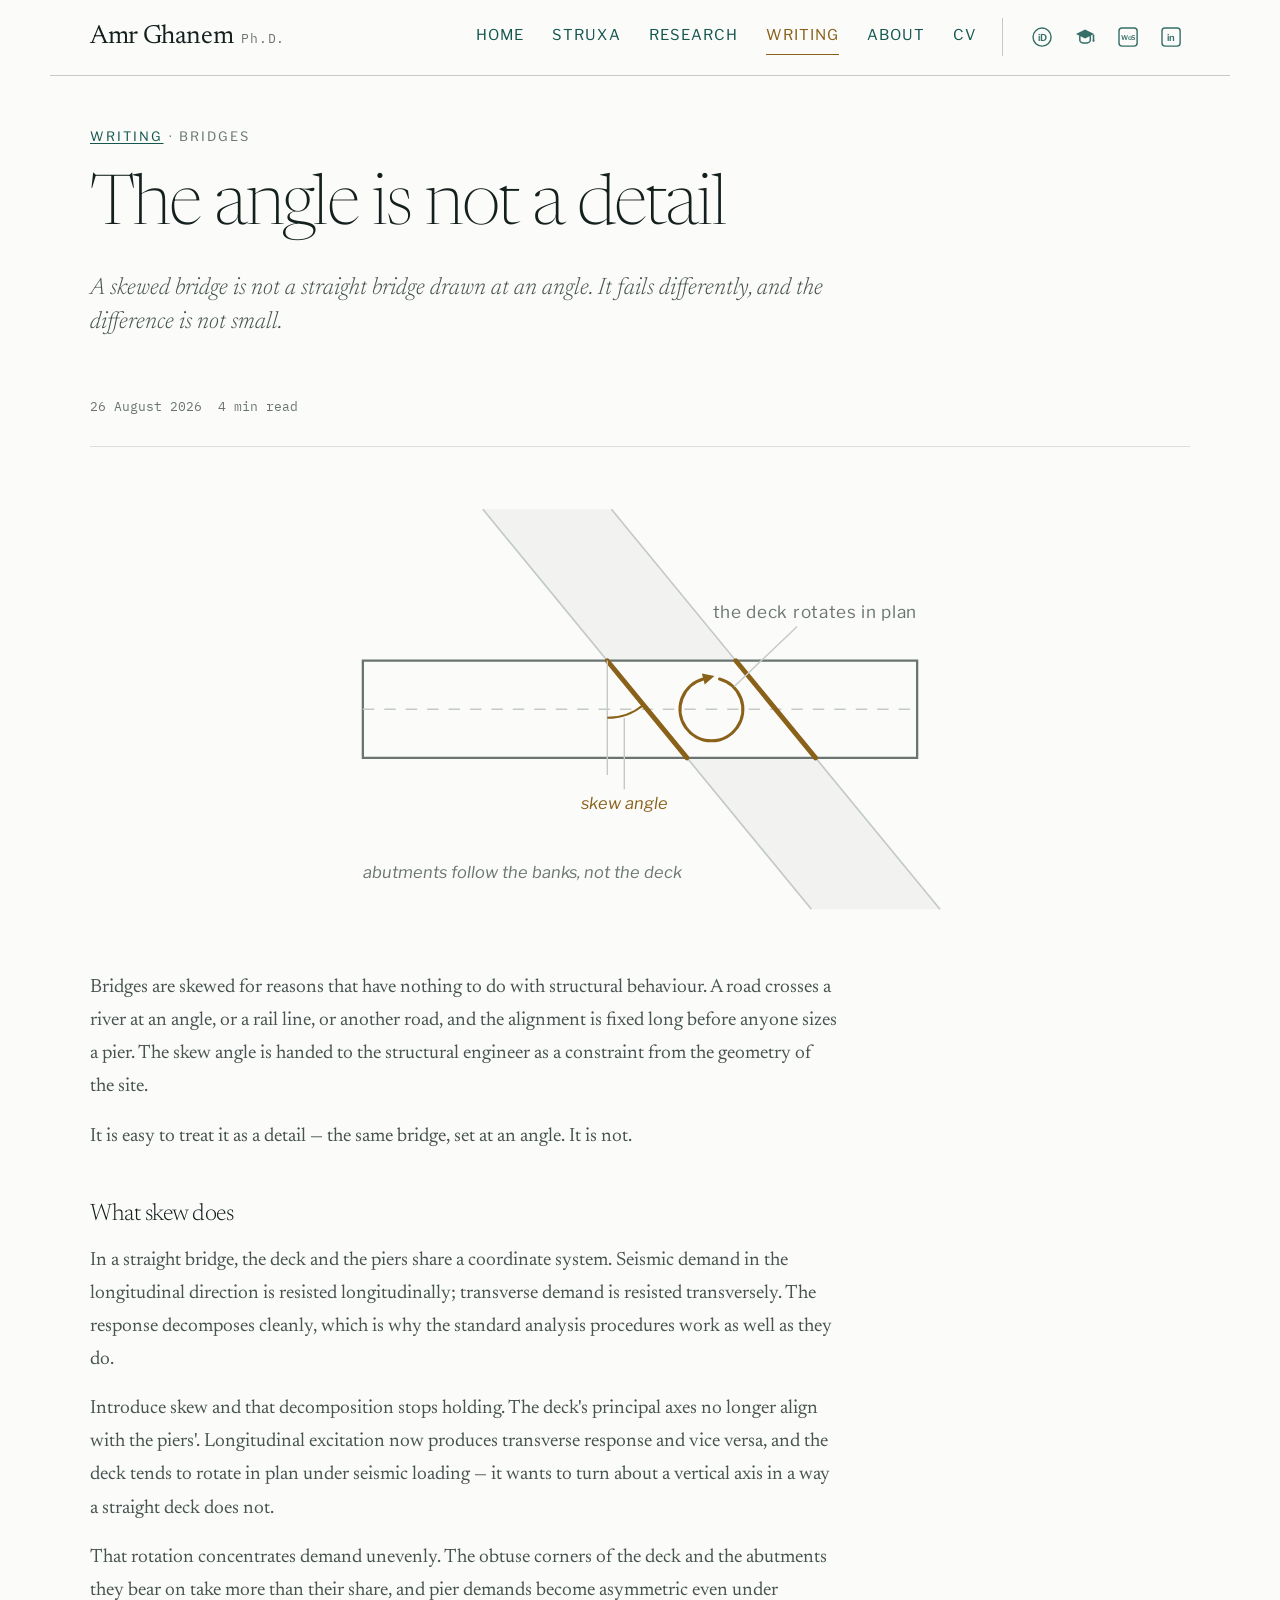
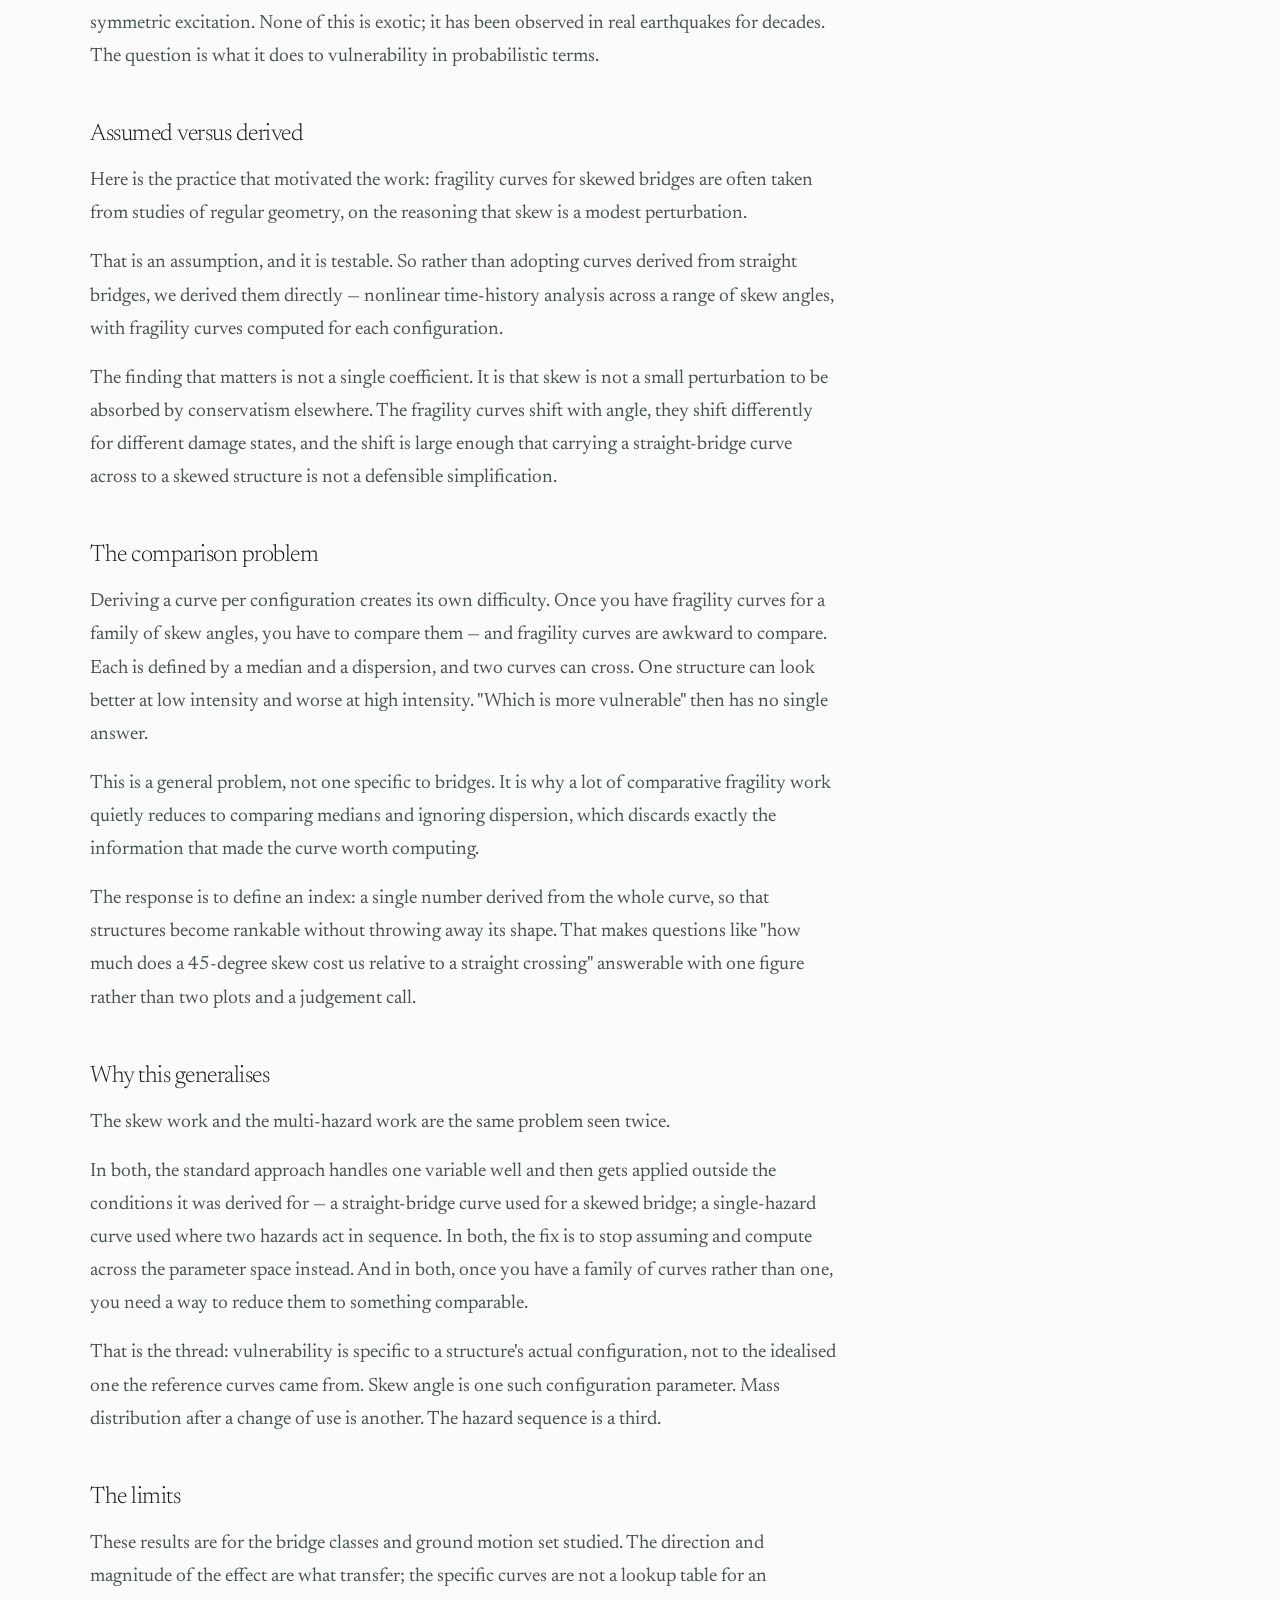
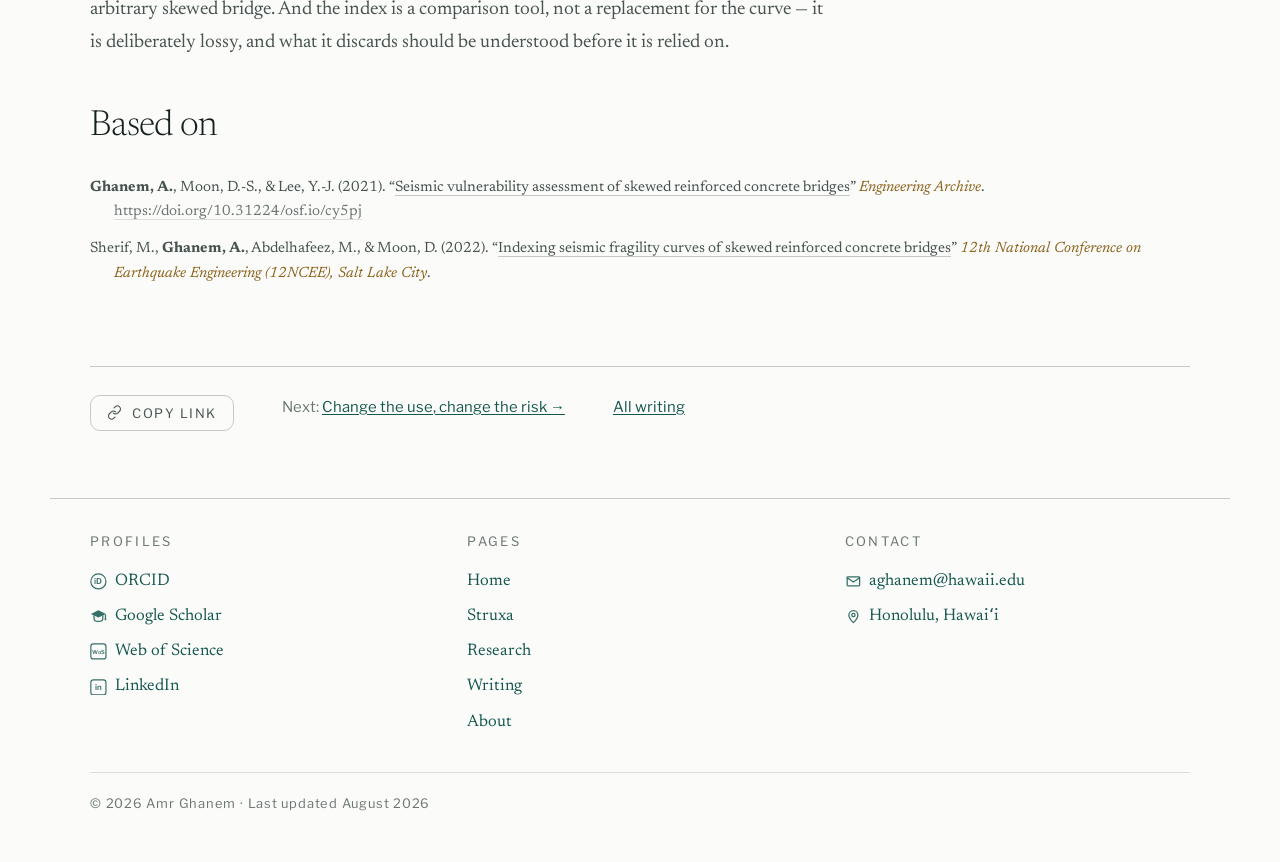
<file: the-angle-is-not-a-detail.html>
<!doctype html>
<html lang="en">
<head>
<meta charset="utf-8">
<meta name="viewport" content="width=device-width, initial-scale=1">
<title>The angle is not a detail &mdash; Amr Ghanem</title>
<meta name="description" content="A skewed bridge is not a straight bridge drawn at an angle. It fails differently, and the difference is not small.">
<meta name="author" content="Amr Ghanem">
<meta name="google-site-verification" content="N7SfwrwoC02l1aEcuYJvm5LP5YG1cOPz4i0i2Lr4dgA">
<meta name="robots" content="index,follow,max-image-preview:large">
<link rel="canonical" href="https://amr-ghanem.github.io/the-angle-is-not-a-detail.html">
<meta property="og:title" content="The angle is not a detail &mdash; Amr Ghanem">
<meta property="og:description" content="A skewed bridge is not a straight bridge drawn at an angle. It fails differently, and the difference is not small.">
<meta property="og:type" content="profile">
<meta property="og:url" content="https://amr-ghanem.github.io/the-angle-is-not-a-detail.html">
<meta name="twitter:card" content="summary_large_image">
<meta name="twitter:title" content="The angle is not a detail &mdash; Amr Ghanem">
<meta name="twitter:description" content="A skewed bridge is not a straight bridge drawn at an angle. It fails differently, and the difference is not small.">
<meta name="twitter:image" content="https://amr-ghanem.github.io/og-card.jpg">
<meta property="og:image" content="https://amr-ghanem.github.io/og-card.jpg">
<meta property="og:image:width" content="1200">
<meta property="og:image:height" content="630">
<meta property="og:site_name" content="Amr Ghanem">
<link rel="icon" href="favicon.ico" sizes="any">
<link rel="icon" type="image/svg+xml" href="icons/icon.svg">
<link rel="apple-touch-icon" href="icons/icon-192.png">
<link rel="manifest" href="site.webmanifest">
<link rel="preconnect" href="https://fonts.googleapis.com"><link rel="preconnect" href="https://fonts.gstatic.com" crossorigin><link rel="stylesheet" href="https://fonts.googleapis.com/css2?family=IBM+Plex+Mono:wght@400;500&family=Libre+Franklin:wght@400;500&family=Newsreader:ital,opsz,wght@0,6..72,200;0,6..72,300;0,6..72,400;0,6..72,500;1,6..72,300&display=swap">
<link rel="stylesheet" href="style.css?v=99e27f3d34">
<script type="application/ld+json">
{"inLanguage":"en","datePublished":"2026-08-26","description":"A skewed bridge is not a straight bridge drawn at an angle. It fails differently, and the difference is not small.","@type":"BlogPosting","dateModified":"2026-08-26","headline":"The angle is not a detail","author":{"url":"https://amr-ghanem.github.io","name":"Amr Ghanem","@type":"Person","sameAs":["https://orcid.org/0000-0002-1855-5421","https://scholar.google.com/citations?user=Y_kH3ooAAAAJ","https://www.webofscience.com/wos/author/record/PLC-4161-2026","https://www.linkedin.com/in/amr-ghanem","https://www.researchgate.net/profile/Amr-Ghanem","https://openalex.org/works?filter=author.orcid:0000-0002-1855-5421","https://github.com/amr-ghanem"]},"@context":"https://schema.org","mainEntityOfPage":{"@type":"WebPage","@id":"https://amr-ghanem.github.io/the-angle-is-not-a-detail.html"},"publisher":{"name":"Amr Ghanem","@type":"Person"},"wordCount":810}
</script>
</head>
<body>
<a class="skip" href="#main">Skip to content</a>
<header class="site">
  <a class="wordmark" href="index.html"><strong>Amr Ghanem</strong><span>Ph.D.</span></a>
  <div class="headright">
    <nav><a href="index.html">Home</a><a href="struxa.html">Struxa</a><a href="research.html">Research</a><a href="writing.html" class="active" aria-current="page">Writing</a><a href="about.html">About</a><a href="cv.html">CV</a></nav>
    <div class="hicons">
      <a href="https://orcid.org/0000-0002-1855-5421" rel="noopener noreferrer" title="ORCID" aria-label="ORCID" target="_blank"><svg class="icon" viewBox="0 0 20 20" aria-hidden="true" fill="none" stroke="currentColor" stroke-width="1.4"><circle cx="10" cy="10" r="9" /><text x="10" y="13.6" text-anchor="middle" font-family="Libre Franklin, Segoe UI, sans-serif" font-size="9.5" font-weight="600" letter-spacing="0" fill="currentColor" stroke="none">iD</text></svg></a><a href="https://scholar.google.com/citations?user=Y_kH3ooAAAAJ" rel="noopener noreferrer" title="Google Scholar" aria-label="Google Scholar" target="_blank"><svg class="icon" viewBox="0 0 20 20" aria-hidden="true" fill="none" stroke="currentColor" stroke-width="1.5" stroke-linecap="round" stroke-linejoin="round"><path d="M10 2.6 19 7 10 11.4 1 7z" fill="currentColor" stroke="none"/><path d="M4.8 9v4.1c0 1.6 2.3 2.9 5.2 2.9s5.2-1.3 5.2-2.9V9"/><path d="M18.4 8.1v4.6"/><circle cx="18.4" cy="13.6" r="1.1" fill="currentColor" stroke="none"/></svg></a><a href="https://www.webofscience.com/wos/author/record/PLC-4161-2026" rel="noopener noreferrer" title="Web of Science" aria-label="Web of Science" target="_blank"><svg class="icon" viewBox="0 0 20 20" aria-hidden="true" fill="none" stroke="currentColor" stroke-width="1.4"><rect x="1" y="1" width="18" height="18" rx="3" /><text x="10" y="12.8" text-anchor="middle" font-family="Libre Franklin, Segoe UI, sans-serif" font-size="6.6" font-weight="600" letter-spacing="-.02em" fill="currentColor" stroke="none">WoS</text></svg></a><a href="https://www.linkedin.com/in/amr-ghanem" rel="noopener noreferrer" title="LinkedIn" aria-label="LinkedIn" target="_blank"><svg class="icon" viewBox="0 0 20 20" aria-hidden="true" fill="none" stroke="currentColor" stroke-width="1.4"><rect x="1" y="1" width="18" height="18" rx="3" /><text x="10" y="13.6" text-anchor="middle" font-family="Libre Franklin, Segoe UI, sans-serif" font-size="9.5" font-weight="600" letter-spacing="0" fill="currentColor" stroke="none">in</text></svg></a>
    </div>
  </div>
</header>
<main id="main">
<article class="postpage">
  <section class="pagehead">
    <p class="eyebrow"><a href="writing.html">Writing</a> &middot; Bridges</p>
    <h1>The angle is not a detail</h1>
    <p class="lede">A skewed bridge is not a straight bridge drawn at an angle. It fails differently, and the difference is not small.</p>
    <p class="meta"><time class="when" datetime="2026-08-26">26 August 2026</time><span class="when">4 min read</span></p>
  </section>

  <figure class="postfig art"><svg class="figsvg skew-fig" viewBox="0 0 420 300" role="img" aria-label="Plan of a skewed bridge: a road crossing a river at an angle, so the abutments sit parallel to the banks rather than square to the deck, with the skew angle marked and an arrow showing the deck rotating in plan" xmlns="http://www.w3.org/2000/svg">  <path class="kwater" d="M100 10 L190 10 L420 290 L330 290 Z"/>
  <path class="kbank" d="M100 10 L330 290 M190 10 L420 290"/>
  <path class="kroad" d="M16 116 H404 V184 H16 Z"/>
  <path class="kmid" d="M16 150 H404"/>
  <path class="pexit" d="M187.1 116 L242.9 184"/>
  <path class="pexit" d="M277.1 116 L332.9 184"/>
  <path class="kref" d="M187.1 116 V196"/>
  <path class="karc" d="M187.1 156 A 40 40 0 0 0 212.8 146.6"/>
  <path class="kref" d="M199 156 V206"/>
  <text class="pnote acc" x="199" y="220" text-anchor="middle">skew angle</text>
  <path class="karr" d="M265.7 128.8 A 22 22 0 1 1 254.3 128.8"/>
  <path class="kah" d="M262.1 126.7 L255.3 132.7 L253.3 124.9 Z"/>
  <path class="kref" d="M276 134 L320 92"/>
  <text class="plab" x="404" y="86" text-anchor="end">the deck rotates in plan</text>
  <text class="pnote" x="16" y="268">abutments follow the banks, not the deck</text></svg></figure>
  <div class="prose">
<p>Bridges are skewed for reasons that have nothing to do with structural behaviour. A road crosses a river at an angle, or a rail line, or another road, and the alignment is fixed long before anyone sizes a pier. The skew angle is handed to the structural engineer as a constraint from the geometry of the site.</p>
<p>It is easy to treat it as a detail — the same bridge, set at an angle. It is not.</p>
<h2 class="rule">What skew does</h2>
<p>In a straight bridge, the deck and the piers share a coordinate system. Seismic demand in the longitudinal direction is resisted longitudinally; transverse demand is resisted transversely. The response decomposes cleanly, which is why the standard analysis procedures work as well as they do.</p>
<p>Introduce skew and that decomposition stops holding. The deck's principal axes no longer align with the piers'. Longitudinal excitation now produces transverse response and vice versa, and the deck tends to rotate in plan under seismic loading — it wants to turn about a vertical axis in a way a straight deck does not.</p>
<p>That rotation concentrates demand unevenly. The obtuse corners of the deck and the abutments they bear on take more than their share, and pier demands become asymmetric even under symmetric excitation. None of this is exotic; it has been observed in real earthquakes for decades. The question is what it does to vulnerability in probabilistic terms.</p>
<h2 class="rule">Assumed versus derived</h2>
<p>Here is the practice that motivated the work: fragility curves for skewed bridges are often taken from studies of regular geometry, on the reasoning that skew is a modest perturbation.</p>
<p>That is an assumption, and it is testable. So rather than adopting curves derived from straight bridges, we derived them directly — nonlinear time-history analysis across a range of skew angles, with fragility curves computed for each configuration.</p>
<p>The finding that matters is not a single coefficient. It is that skew is not a small perturbation to be absorbed by conservatism elsewhere. The fragility curves shift with angle, they shift differently for different damage states, and the shift is large enough that carrying a straight-bridge curve across to a skewed structure is not a defensible simplification.</p>
<h2 class="rule">The comparison problem</h2>
<p>Deriving a curve per configuration creates its own difficulty. Once you have fragility curves for a family of skew angles, you have to compare them — and fragility curves are awkward to compare. Each is defined by a median and a dispersion, and two curves can cross. One structure can look better at low intensity and worse at high intensity. &quot;Which is more vulnerable&quot; then has no single answer.</p>
<p>This is a general problem, not one specific to bridges. It is why a lot of comparative fragility work quietly reduces to comparing medians and ignoring dispersion, which discards exactly the information that made the curve worth computing.</p>
<p>The response is to define an index: a single number derived from the whole curve, so that structures become rankable without throwing away its shape. That makes questions like &quot;how much does a 45-degree skew cost us relative to a straight crossing&quot; answerable with one figure rather than two plots and a judgement call.</p>
<h2 class="rule">Why this generalises</h2>
<p>The skew work and the multi-hazard work are the same problem seen twice.</p>
<p>In both, the standard approach handles one variable well and then gets applied outside the conditions it was derived for — a straight-bridge curve used for a skewed bridge; a single-hazard curve used where two hazards act in sequence. In both, the fix is to stop assuming and compute across the parameter space instead. And in both, once you have a family of curves rather than one, you need a way to reduce them to something comparable.</p>
<p>That is the thread: vulnerability is specific to a structure's actual configuration, not to the idealised one the reference curves came from. Skew angle is one such configuration parameter. Mass distribution after a change of use is another. The hazard sequence is a third.</p>
<h2 class="rule">The limits</h2>
<p>These results are for the bridge classes and ground motion set studied. The direction and magnitude of the effect are what transfer; the specific curves are not a lookup table for an arbitrary skewed bridge. And the index is a comparison tool, not a replacement for the curve — it is deliberately lossy, and what it discards should be understood before it is relied on.</p>
  </div>


  <section class="postsources">
    <h2 class="rule">Based on</h2>
    <ul class="reflist">
    <li><strong>Ghanem, A.</strong>, Moon, D.-S., &amp; Lee, Y.-J. (2021). &ldquo;<a href="https://doi.org/10.31224/osf.io/cy5pj" rel="noopener noreferrer" target="_blank">Seismic vulnerability assessment of skewed reinforced concrete bridges</a>&rdquo; <em class="venue">Engineering Archive</em>. <a href="https://doi.org/10.31224/osf.io/cy5pj" class="srcdoi" rel="noopener noreferrer" target="_blank">https://doi.org/10.31224/osf.io/cy5pj</a></li>
    <li>Sherif, M., <strong>Ghanem, A.</strong>, Abdelhafeez, M., &amp; Moon, D. (2022). &ldquo;<a href="https://12ncee-assets.s3.us-east-2.amazonaws.com/library-assets/1663486533_10721_Sherif.pdf" rel="noopener noreferrer" target="_blank">Indexing seismic fragility curves of skewed reinforced concrete bridges</a>&rdquo; <em class="venue">12th National Conference on Earthquake Engineering (12NCEE), Salt Lake City</em>.</li>
    </ul>
  </section>  <section class="postfoot">
    <div class="postshare" hidden><button type="button" class="sharebtn" data-share><svg viewBox="0 0 24 24" aria-hidden="true" fill="none" stroke="currentColor" stroke-width="1.7" stroke-linecap="round" stroke-linejoin="round"><path d="M10 13a5 5 0 0 0 7.1 0l3-3a5 5 0 0 0-7.1-7.1l-1.7 1.7"/><path d="M14 11a5 5 0 0 0-7.1 0l-3 3A5 5 0 0 0 11 21.1l1.7-1.7"/></svg><span>Copy link</span></button></div>
<p class="rl">Next: <a href="change-the-use-change-the-risk.html">Change the use, change the risk &rarr;</a></p><p class="rl"><a href="writing.html">All writing</a></p>  </section>
</article>
</main>
<footer class="site">
  <div class="fcols">
    <div>
      <p class="flab">Profiles</p>
      <a href="https://orcid.org/0000-0002-1855-5421" rel="noopener noreferrer" target="_blank"><svg class="icon" viewBox="0 0 20 20" aria-hidden="true" fill="none" stroke="currentColor" stroke-width="1.4"><circle cx="10" cy="10" r="9" /><text x="10" y="13.6" text-anchor="middle" font-family="Libre Franklin, Segoe UI, sans-serif" font-size="9.5" font-weight="600" letter-spacing="0" fill="currentColor" stroke="none">iD</text></svg>ORCID</a><a href="https://scholar.google.com/citations?user=Y_kH3ooAAAAJ" rel="noopener noreferrer" target="_blank"><svg class="icon" viewBox="0 0 20 20" aria-hidden="true" fill="none" stroke="currentColor" stroke-width="1.5" stroke-linecap="round" stroke-linejoin="round"><path d="M10 2.6 19 7 10 11.4 1 7z" fill="currentColor" stroke="none"/><path d="M4.8 9v4.1c0 1.6 2.3 2.9 5.2 2.9s5.2-1.3 5.2-2.9V9"/><path d="M18.4 8.1v4.6"/><circle cx="18.4" cy="13.6" r="1.1" fill="currentColor" stroke="none"/></svg>Google Scholar</a><a href="https://www.webofscience.com/wos/author/record/PLC-4161-2026" rel="noopener noreferrer" target="_blank"><svg class="icon" viewBox="0 0 20 20" aria-hidden="true" fill="none" stroke="currentColor" stroke-width="1.4"><rect x="1" y="1" width="18" height="18" rx="3" /><text x="10" y="12.8" text-anchor="middle" font-family="Libre Franklin, Segoe UI, sans-serif" font-size="6.6" font-weight="600" letter-spacing="-.02em" fill="currentColor" stroke="none">WoS</text></svg>Web of Science</a><a href="https://www.linkedin.com/in/amr-ghanem" rel="noopener noreferrer" target="_blank"><svg class="icon" viewBox="0 0 20 20" aria-hidden="true" fill="none" stroke="currentColor" stroke-width="1.4"><rect x="1" y="1" width="18" height="18" rx="3" /><text x="10" y="13.6" text-anchor="middle" font-family="Libre Franklin, Segoe UI, sans-serif" font-size="9.5" font-weight="600" letter-spacing="0" fill="currentColor" stroke="none">in</text></svg>LinkedIn</a>
    </div>
    <div>
      <p class="flab">Pages</p>
      <a href="index.html">Home</a>
      <a href="struxa.html">Struxa</a>
      <a href="research.html">Research</a><a href="writing.html">Writing</a>
      <a href="about.html">About</a>
    </div>
    <div>
      <p class="flab">Contact</p>
      <a href="mailto:aghanem@hawaii.edu"><svg class="icon" viewBox="0 0 20 20" aria-hidden="true" fill="none" stroke="currentColor" stroke-width="1.5" stroke-linecap="round" stroke-linejoin="round"><rect x="2.6" y="4.6" width="14.8" height="10.8" rx="1"/><path d="m2.6 5.6 7.4 5.2 7.4-5.2"/></svg>aghanem@hawaii.edu</a>
      <p class="fplain"><a href="https://www.google.com/maps/place/Honolulu%2C%20Hawai%CA%BBi"  rel="noopener noreferrer" target="_blank"><svg class="icon" viewBox="0 0 20 20" aria-hidden="true" fill="none" stroke="currentColor" stroke-width="1.5" stroke-linecap="round" stroke-linejoin="round"><path d="M10 17.4s5.4-5 5.4-9a5.4 5.4 0 1 0-10.8 0c0 4 5.4 9 5.4 9z"/><circle cx="10" cy="8.4" r="2"/></svg>Honolulu, Hawaiʻi</a></p>
    </div>
  </div>
  <div class="footbar">
    <p class="colophon">&copy; 2026 Amr Ghanem &middot; Last updated August 2026</p>
  </div>
</footer>

<script>
// One handler for every [data-share] control on the site. The button ships
// hidden and is only revealed where the clipboard API exists, so it is never a
// control that does nothing when pressed.
(function(){
  var btns = [].slice.call(document.querySelectorAll('[data-share]'));
  if (!btns.length) return;
  if (!navigator.clipboard || !navigator.clipboard.writeText) return;
  btns.forEach(function(b){
    if (b.parentNode) b.parentNode.hidden = false;
    var lab = b.querySelector('span'), t = null, was = lab ? lab.textContent : '';
    b.addEventListener('click', function(){
      navigator.clipboard.writeText(location.href).then(function(){
        if (!lab) return;
        lab.textContent = 'Link copied';
        if (t) clearTimeout(t);
        t = setTimeout(function(){ lab.textContent = was; }, 2000);
      }, function(){ if (lab) lab.textContent = 'Copy failed'; });
    });
  });
})();
(function(){
  // Progressive enhancement: nothing carries .reveal in the HTML, so if this
  // never runs the page is simply fully visible. Also a no-op under
  // prefers-reduced-motion.
  var rm = window.matchMedia && window.matchMedia('(prefers-reduced-motion: reduce)').matches;
  if (rm || !('IntersectionObserver' in window)) return;
  // Cast a wide net, then keep only the innermost blocks. An explicit list of
  // selectors always misses something and the coverage looks arbitrary; this
  // way every content block on every page animates, and nothing animates
  // inside something else that is also animating (which would compound the two
  // opacities and read as a flicker).
  var SEL = [
    'main > section > *', 'main > div > *',
    '.hero-text > *', '.pagehead-text > *', '.exp-intro > *', '.exp-panel', '.engine',
    '.chapter', '.xcard', '.hstep', '.work', '.entry', '.pub', '.post',
    '.pubgroup-head', '.recog li', '.creds li', '.svc li',
    '.funders li', '.roles li', '.stats > div', '.herostats > div',
    'main figure'
  ].join(',');

  var cand = [].slice.call(document.querySelectorAll(SEL));
  // keep leaves: drop any candidate that contains another candidate
  var t = cand.filter(function(el){
    for (var q=0;q<cand.length;q++) if (cand[q] !== el && el.contains(cand[q])) return false;
    return true;
  });
  if (!t.length) return;

  // stagger siblings so a group cascades rather than appearing all at once
  var counts = new Map();
  for (var i=0;i<t.length;i++) {
    var el = t[i], p = el.parentNode;
    var n = (counts.get(p) || 0); counts.set(p, n+1);
    if (n) el.style.transitionDelay = Math.min(n*50, 300) + 'ms';
    el.classList.add('reveal');
  }
  var io = new IntersectionObserver(function(es){
    es.forEach(function(e){ if(!e.isIntersecting) return; e.target.classList.add('seen'); io.unobserve(e.target); });
  }, {rootMargin:'0px 0px -8% 0px', threshold:0.06});
  for (var j=0;j<t.length;j++) io.observe(t[j]);
  // Strip the class outright rather than adding .seen: .seen still relies on a
  // transition running to completion, and in a throttled or non-compositing
  // context that transition can stall at opacity 0, leaving text invisible.
  // Removing .reveal drops the initial state entirely - instantly readable.
  // Crucially this is scoped to what is ON SCREEN. The earlier version rescued
  // the entire document after a fixed delay, which meant every section below
  // the fold was already revealed long before the reader scrolled to it - the
  // scroll reveal effectively never ran. Blocks further down keep waiting.
  function rescueInView(){
    var vh = window.innerHeight;
    for (var k=0;k<t.length;k++){
      var el = t[k];
      if (!el.classList.contains('reveal') || el.classList.contains('seen')) continue;
      var r = el.getBoundingClientRect();
      if (r.top < vh && r.bottom > 0){ el.style.transitionDelay=''; el.classList.remove('reveal'); }
    }
  }
  // Above-the-fold blocks: reveal on load, but only AFTER the browser has
  // painted the hidden state once. Adding .reveal and .seen inside the same
  // frame gives the engine no start value to interpolate from, so the content
  // simply popped in with no transition at all - which is what happened on the
  // home page. Two nested frames guarantee a paint in between.
  requestAnimationFrame(function(){
    requestAnimationFrame(function(){
      for (var k=0;k<t.length;k++)
        if (t[k].getBoundingClientRect().top < window.innerHeight) t[k].classList.add('seen');
    });
  });
  // Safety net: hidden tabs, prerender, or any environment where the observer
  // does not fire would otherwise leave content stuck at opacity 0. Content
  // being visible always wins over the animation - but only for content the
  // reader has actually reached.
  setTimeout(rescueInView, 2500);
  // Printing is not scrolling: nothing below the fold has been revealed, and a
  // print snapshot of opacity 0 is a blank page. Clear every pending reveal
  // before the dialog opens, whichever way the reader got there - the CV
  // button, Ctrl+P, or Save as PDF.
  // The screen keeps its reveals exactly as they were: whatever is cleared for
  // the dialog is put back the moment it closes.
  var parked = [];
  function revealAllForPrint(){
    parked = [];
    for (var k=0;k<t.length;k++){
      if (!t[k].classList.contains('reveal')) continue;
      parked.push([t[k], t[k].style.transitionDelay]);
      t[k].style.transitionDelay = '';
      t[k].classList.remove('reveal');
    }
  }
  function restoreAfterPrint(){
    for (var k=0;k<parked.length;k++){
      parked[k][0].classList.add('reveal');
      parked[k][0].style.transitionDelay = parked[k][1];
    }
    parked = [];
  }
  window.addEventListener('beforeprint', revealAllForPrint);
  window.addEventListener('afterprint', restoreAfterPrint);
  if (window.matchMedia) {
    var mqPrint = window.matchMedia('print');
    var onPrint = function(e){ if (e.matches) revealAllForPrint(); else restoreAfterPrint(); };
    if (mqPrint.addEventListener) mqPrint.addEventListener('change', onPrint);
    else if (mqPrint.addListener) mqPrint.addListener(onPrint);
  }
  document.addEventListener('visibilitychange', function(){
    if (!document.hidden) setTimeout(rescueInView, 400);
  });

  // A scroll-driven mirror of the observer. If IntersectionObserver is present
  // but throttled into never firing, this still brings each section in as it is
  // reached - and unlike the old blanket rescue it animates rather than snaps.
  var tick = null;
  window.addEventListener('scroll', function(){
    if (tick) return;
    tick = setTimeout(function(){
      tick = null;
      var vh = window.innerHeight;
      for (var k=0;k<t.length;k++){
        var el = t[k];
        if (!el.classList.contains('reveal') || el.classList.contains('seen')) continue;
        var r = el.getBoundingClientRect();
        if (r.top < vh*0.94 && r.bottom > 0) el.classList.add('seen');
      }
    }, 140);
  }, {passive:true});
})();
</script>
</body>
</html>
</file>
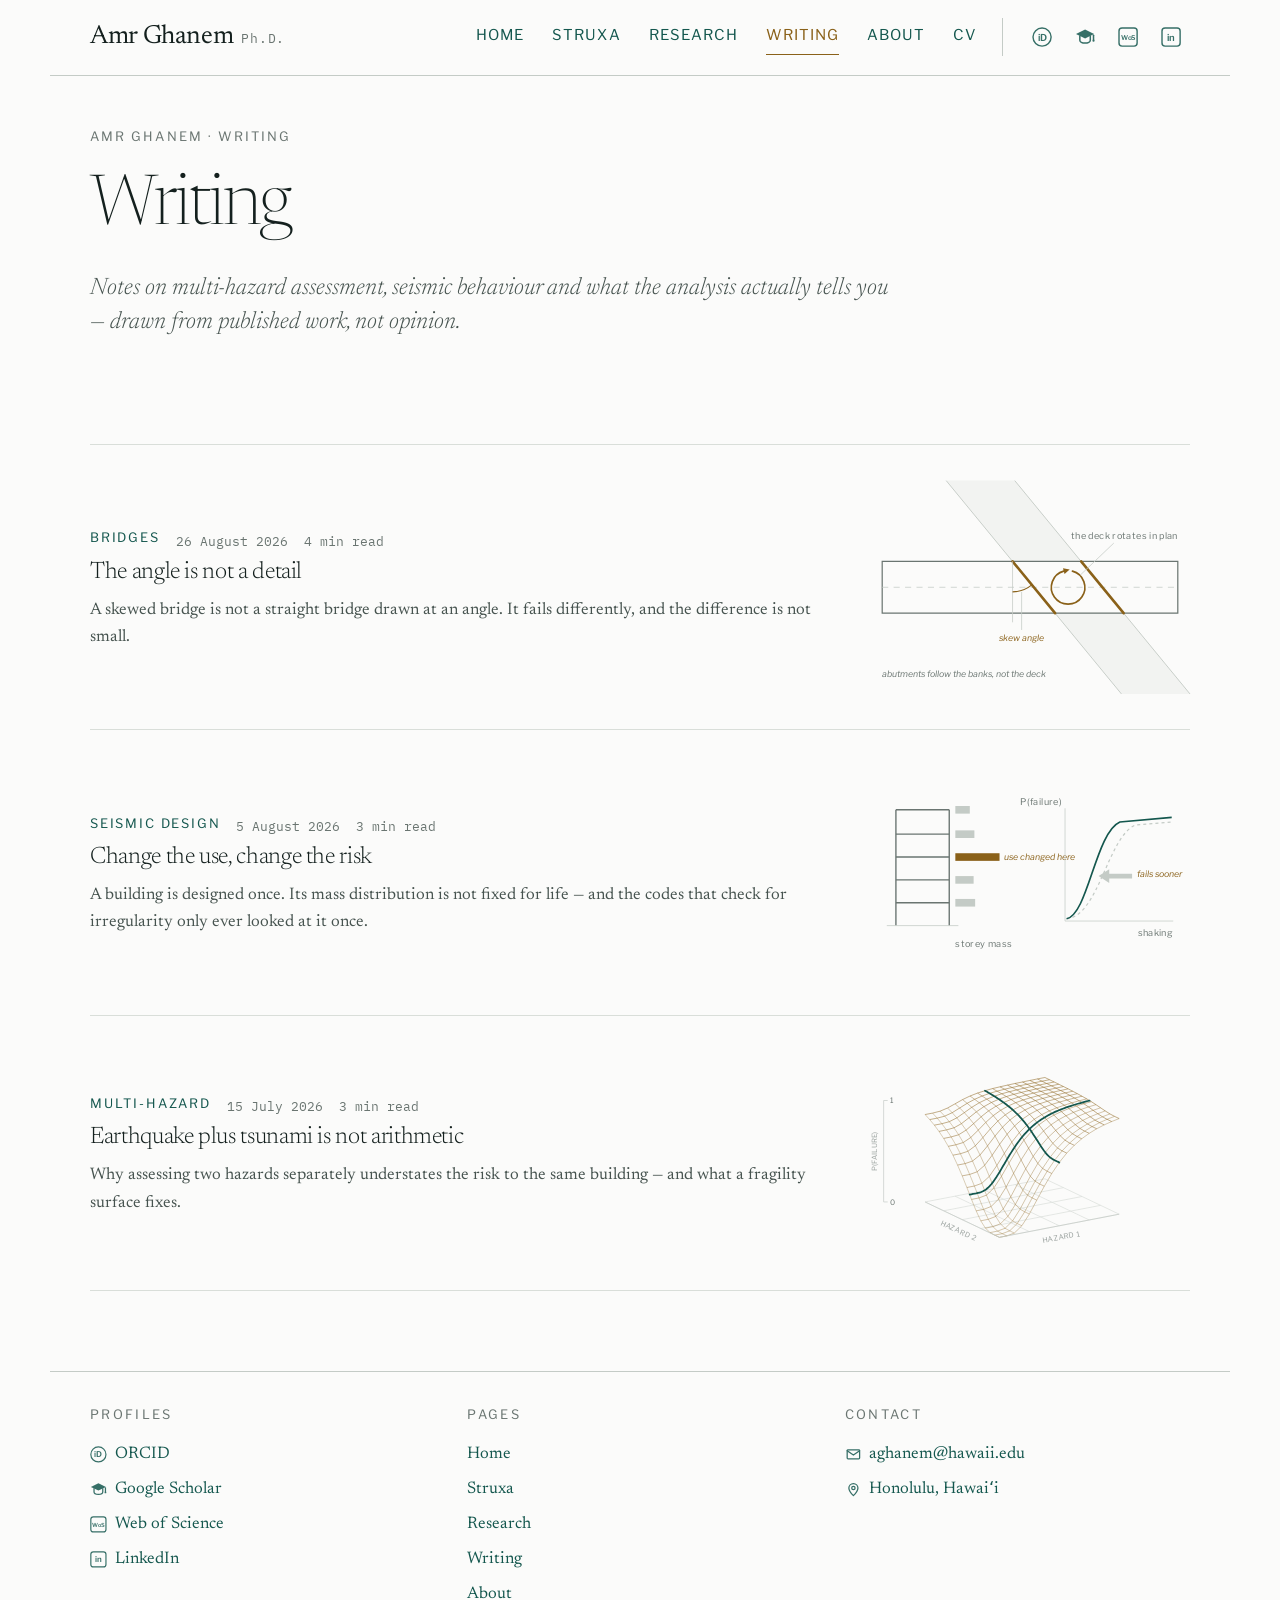
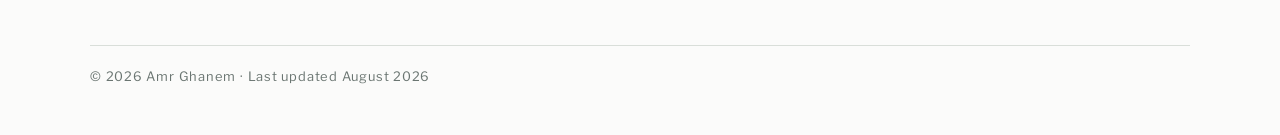
<file: writing.html>
<!doctype html>
<html lang="en">
<head>
<meta charset="utf-8">
<meta name="viewport" content="width=device-width, initial-scale=1">
<title>Writing &mdash; Amr Ghanem</title>
<meta name="description" content="Essays by Amr Ghanem, Ph.D. on multi-hazard fragility assessment, seismic irregularity and skewed bridge behaviour - written from his own published research.">
<meta name="author" content="Amr Ghanem">
<meta name="google-site-verification" content="N7SfwrwoC02l1aEcuYJvm5LP5YG1cOPz4i0i2Lr4dgA">
<meta name="robots" content="index,follow,max-image-preview:large">
<link rel="canonical" href="https://amr-ghanem.github.io/writing.html">
<meta property="og:title" content="Writing &mdash; Amr Ghanem">
<meta property="og:description" content="Essays by Amr Ghanem, Ph.D. on multi-hazard fragility assessment, seismic irregularity and skewed bridge behaviour - written from his own published research.">
<meta property="og:type" content="profile">
<meta property="og:url" content="https://amr-ghanem.github.io/writing.html">
<meta name="twitter:card" content="summary_large_image">
<meta name="twitter:title" content="Writing &mdash; Amr Ghanem">
<meta name="twitter:description" content="Essays by Amr Ghanem, Ph.D. on multi-hazard fragility assessment, seismic irregularity and skewed bridge behaviour - written from his own published research.">
<meta name="twitter:image" content="https://amr-ghanem.github.io/og-card.jpg">
<meta property="og:image" content="https://amr-ghanem.github.io/og-card.jpg">
<meta property="og:image:width" content="1200">
<meta property="og:image:height" content="630">
<meta property="og:site_name" content="Amr Ghanem">
<link rel="icon" href="favicon.ico" sizes="any">
<link rel="icon" type="image/svg+xml" href="icons/icon.svg">
<link rel="apple-touch-icon" href="icons/icon-192.png">
<link rel="manifest" href="site.webmanifest">
<link rel="preconnect" href="https://fonts.googleapis.com"><link rel="preconnect" href="https://fonts.gstatic.com" crossorigin><link rel="stylesheet" href="https://fonts.googleapis.com/css2?family=IBM+Plex+Mono:wght@400;500&family=Libre+Franklin:wght@400;500&family=Newsreader:ital,opsz,wght@0,6..72,200;0,6..72,300;0,6..72,400;0,6..72,500;1,6..72,300&display=swap">
<link rel="stylesheet" href="style.css?v=99e27f3d34">
<script type="application/ld+json">
{"author":{"url":"https://amr-ghanem.github.io","name":"Amr Ghanem","@type":"Person"},"name":"Writing - Amr Ghanem","@context":"https://schema.org","@type":"Blog","url":"https://amr-ghanem.github.io/writing.html","blogPost":[{"url":"https://amr-ghanem.github.io/the-angle-is-not-a-detail.html","headline":"The angle is not a detail","@type":"BlogPosting","datePublished":"2026-08-26"},{"url":"https://amr-ghanem.github.io/change-the-use-change-the-risk.html","headline":"Change the use, change the risk","@type":"BlogPosting","datePublished":"2026-08-05"},{"url":"https://amr-ghanem.github.io/earthquake-plus-tsunami-is-not-arithmetic.html","headline":"Earthquake plus tsunami is not arithmetic","@type":"BlogPosting","datePublished":"2026-07-15"}]}
</script>
</head>
<body>
<a class="skip" href="#main">Skip to content</a>
<header class="site">
  <a class="wordmark" href="index.html"><strong>Amr Ghanem</strong><span>Ph.D.</span></a>
  <div class="headright">
    <nav><a href="index.html">Home</a><a href="struxa.html">Struxa</a><a href="research.html">Research</a><a href="writing.html" class="active" aria-current="page">Writing</a><a href="about.html">About</a><a href="cv.html">CV</a></nav>
    <div class="hicons">
      <a href="https://orcid.org/0000-0002-1855-5421" rel="noopener noreferrer" title="ORCID" aria-label="ORCID" target="_blank"><svg class="icon" viewBox="0 0 20 20" aria-hidden="true" fill="none" stroke="currentColor" stroke-width="1.4"><circle cx="10" cy="10" r="9" /><text x="10" y="13.6" text-anchor="middle" font-family="Libre Franklin, Segoe UI, sans-serif" font-size="9.5" font-weight="600" letter-spacing="0" fill="currentColor" stroke="none">iD</text></svg></a><a href="https://scholar.google.com/citations?user=Y_kH3ooAAAAJ" rel="noopener noreferrer" title="Google Scholar" aria-label="Google Scholar" target="_blank"><svg class="icon" viewBox="0 0 20 20" aria-hidden="true" fill="none" stroke="currentColor" stroke-width="1.5" stroke-linecap="round" stroke-linejoin="round"><path d="M10 2.6 19 7 10 11.4 1 7z" fill="currentColor" stroke="none"/><path d="M4.8 9v4.1c0 1.6 2.3 2.9 5.2 2.9s5.2-1.3 5.2-2.9V9"/><path d="M18.4 8.1v4.6"/><circle cx="18.4" cy="13.6" r="1.1" fill="currentColor" stroke="none"/></svg></a><a href="https://www.webofscience.com/wos/author/record/PLC-4161-2026" rel="noopener noreferrer" title="Web of Science" aria-label="Web of Science" target="_blank"><svg class="icon" viewBox="0 0 20 20" aria-hidden="true" fill="none" stroke="currentColor" stroke-width="1.4"><rect x="1" y="1" width="18" height="18" rx="3" /><text x="10" y="12.8" text-anchor="middle" font-family="Libre Franklin, Segoe UI, sans-serif" font-size="6.6" font-weight="600" letter-spacing="-.02em" fill="currentColor" stroke="none">WoS</text></svg></a><a href="https://www.linkedin.com/in/amr-ghanem" rel="noopener noreferrer" title="LinkedIn" aria-label="LinkedIn" target="_blank"><svg class="icon" viewBox="0 0 20 20" aria-hidden="true" fill="none" stroke="currentColor" stroke-width="1.4"><rect x="1" y="1" width="18" height="18" rx="3" /><text x="10" y="13.6" text-anchor="middle" font-family="Libre Franklin, Segoe UI, sans-serif" font-size="9.5" font-weight="600" letter-spacing="0" fill="currentColor" stroke="none">in</text></svg></a>
    </div>
  </div>
</header>
<main id="main">
<section class="pagehead writinghead">
  <p class="eyebrow">Amr Ghanem &middot; Writing</p>
  <h1>Writing</h1>
  <p class="lede">Notes on multi-hazard assessment, seismic behaviour and what the analysis actually tells you &mdash; drawn from published work, not opinion.</p>
</section>

<section class="posts">
  <article class="post haspic">
    <div class="postbody">
    <p class="meta"><span class="tag">Bridges</span><time class="when" datetime="2026-08-26">26 August 2026</time><span class="when">4 min read</span></p>
    <h2><a href="the-angle-is-not-a-detail.html">The angle is not a detail</a></h2>
    <p class="plain">A skewed bridge is not a straight bridge drawn at an angle. It fails differently, and the difference is not small.</p>
    </div>
    <figure class="postthumb art"><svg class="figsvg skew-fig" viewBox="0 0 420 300" role="img" aria-label="Plan of a skewed bridge: a road crossing a river at an angle, so the abutments sit parallel to the banks rather than square to the deck, with the skew angle marked and an arrow showing the deck rotating in plan" xmlns="http://www.w3.org/2000/svg">  <path class="kwater" d="M100 10 L190 10 L420 290 L330 290 Z"/>
  <path class="kbank" d="M100 10 L330 290 M190 10 L420 290"/>
  <path class="kroad" d="M16 116 H404 V184 H16 Z"/>
  <path class="kmid" d="M16 150 H404"/>
  <path class="pexit" d="M187.1 116 L242.9 184"/>
  <path class="pexit" d="M277.1 116 L332.9 184"/>
  <path class="kref" d="M187.1 116 V196"/>
  <path class="karc" d="M187.1 156 A 40 40 0 0 0 212.8 146.6"/>
  <path class="kref" d="M199 156 V206"/>
  <text class="pnote acc" x="199" y="220" text-anchor="middle">skew angle</text>
  <path class="karr" d="M265.7 128.8 A 22 22 0 1 1 254.3 128.8"/>
  <path class="kah" d="M262.1 126.7 L255.3 132.7 L253.3 124.9 Z"/>
  <path class="kref" d="M276 134 L320 92"/>
  <text class="plab" x="404" y="86" text-anchor="end">the deck rotates in plan</text>
  <text class="pnote" x="16" y="268">abutments follow the banks, not the deck</text></svg></figure>
  </article>
  <article class="post haspic">
    <div class="postbody">
    <p class="meta"><span class="tag">Seismic design</span><time class="when" datetime="2026-08-05">5 August 2026</time><span class="when">3 min read</span></p>
    <h2><a href="change-the-use-change-the-risk.html">Change the use, change the risk</a></h2>
    <p class="plain">A building is designed once. Its mass distribution is not fixed for life — and the codes that check for irregularity only ever looked at it once.</p>
    </div>
    <figure class="postthumb art"><svg class="figsvg use-fig" viewBox="0 0 420 300" role="img" aria-label="A building elevation with the mass of each storey drawn beside it, one storey far heavier after a change of use, and the fragility curve shifting so the same building fails at lower shaking" xmlns="http://www.w3.org/2000/svg">  <g class="sframe">
    <path d="M34 220 v-152 M104 220 v-152"/>
    <path d="M34 190 h70 M34 160 h70 M34 130 h70 M34 100 h70 M34 68 h70"/>
    <path class="sground" d="M22 220 h94"/>
  </g>
  <rect class="ubar" x="112" y="185" width="26" height="10"/>
  <rect class="ubar" x="112" y="155" width="24" height="10"/>
  <rect class="ubar hot" x="112" y="125" width="58" height="10"/>
  <rect class="ubar" x="112" y="95" width="25" height="10"/>
  <rect class="ubar" x="112" y="63" width="19" height="10"/>
  <text class="pnote acc" x="176" y="134">use changed here</text>
  <text class="plab" x="112" y="248">storey mass</text>
  <g class="mplot">
    <line class="faxis" x1="256" y1="214" x2="398" y2="214"/>
    <line class="faxis" x1="256" y1="214" x2="256" y2="66"/>
    <path class="mcurve dim" d="M258 211 C 300 208, 312 104, 348 88 L396 84"/>
    <path class="mcurve" d="M258 211 C 286 206, 296 98, 328 84 L396 78"/>
    <path class="barrow" d="M344 152 h-30 l0-6 -14 9 14 9 0-6 h30 z"/>
    <text class="pnote acc" x="350" y="156">fails sooner</text>
    <text class="plab" x="398" y="234" text-anchor="end">shaking</text>
    <text class="plab" x="252" y="62" text-anchor="end">P(failure)</text>
  </g></svg></figure>
  </article>
  <article class="post haspic">
    <div class="postbody">
    <p class="meta"><span class="tag">Multi-hazard</span><time class="when" datetime="2026-07-15">15 July 2026</time><span class="when">3 min read</span></p>
    <h2><a href="earthquake-plus-tsunami-is-not-arithmetic.html">Earthquake plus tsunami is not arithmetic</a></h2>
    <p class="plain">Why assessing two hazards separately understates the risk to the same building — and what a fragility surface fixes.</p>
    </div>
    <figure class="postthumb art"><svg class="figsvg surf" viewBox="0 0 470 320" role="img" aria-label="A fragility surface drawn as a wireframe: failure probability rising across two hazards together, with two ordinary fragility curves marked on it as slices that cross" xmlns="http://www.w3.org/2000/svg"><g class="fgrid"><line x1="190" y1="284" x2="80.9" y2="232"/><line x1="190" y1="284" x2="366" y2="250"/><line x1="234" y1="275.5" x2="124.9" y2="223.5"/><line x1="162.7" y1="271" x2="338.7" y2="237"/><line x1="278" y1="267" x2="168.9" y2="215"/><line x1="135.4" y1="258" x2="311.4" y2="224"/><line x1="322" y1="258.5" x2="212.9" y2="206.5"/><line x1="108.2" y1="245" x2="284.2" y2="211"/><line x1="366" y1="250" x2="256.9" y2="198"/><line x1="80.9" y1="232" x2="256.9" y2="198"/></g><g class="fmesh"><path class="m" opacity="0.6" d="M190 284 L201 281.8 L212 277.7 L223 267 L234 249.8 L245 229.4 L256 208.9 L267 190.2 L278 174 L289 160.2 L300 148.8 L311 139.2 L322 131.2 L333 124.5 L344 118.8 L355 113.9 L366 109.5"/><path class="m" opacity="0.6" d="M183.2 280.7 L194.2 278.6 L205.2 274.4 L216.2 263.7 L227.2 246.5 L238.2 226.1 L249.2 205.6 L260.2 186.9 L271.2 170.7 L282.2 157 L293.2 145.5 L304.2 135.9 L315.2 128 L326.2 121.3 L337.2 115.5 L348.2 110.6 L359.2 106.3"/><path class="m" opacity="0.6" d="M176.4 277 L187.4 274.8 L198.4 270.7 L209.4 259.9 L220.4 242.6 L231.4 222.1 L242.4 201.5 L253.4 182.7 L264.4 166.5 L275.4 152.7 L286.4 141.3 L297.4 131.8 L308.4 124 L319.4 117.4 L330.4 111.8 L341.4 106.9 L352.4 102.7"/><path class="m" opacity="0.61" d="M169.5 270.5 L180.5 268.3 L191.5 264.1 L202.5 253.3 L213.5 235.7 L224.5 214.9 L235.5 194.2 L246.5 175.4 L257.5 159.3 L268.5 145.9 L279.5 134.9 L290.5 125.9 L301.5 118.4 L312.5 112.2 L323.5 106.9 L334.5 102.4 L345.5 98.3"/><path class="m" opacity="0.64" d="M162.7 259.7 L173.7 257.5 L184.7 253.3 L195.7 242.3 L206.7 224.5 L217.7 203.7 L228.7 183.3 L239.7 165 L250.7 149.7 L261.7 137.1 L272.7 126.9 L283.7 118.7 L294.7 111.9 L305.7 106.3 L316.7 101.5 L327.7 97.4 L338.7 93.7"/><path class="m" opacity="0.67" d="M155.9 245.1 L166.9 242.9 L177.9 238.7 L188.9 227.7 L199.9 210.2 L210.9 189.9 L221.9 170.3 L232.9 153.1 L243.9 139 L254.9 127.7 L265.9 118.6 L276.9 111.3 L287.9 105.4 L298.9 100.4 L309.9 96.2 L320.9 92.4 L331.9 89.1"/><path class="m" opacity="0.7" d="M149.1 228.3 L160.1 226.1 L171.1 222 L182.1 211.2 L193.1 194.3 L204.1 175.1 L215.1 156.9 L226.1 141.3 L237.1 128.6 L248.1 118.7 L259.1 110.8 L270.1 104.4 L281.1 99.3 L292.1 94.9 L303.1 91.1 L314.1 87.8 L325.1 84.7"/><path class="m" opacity="0.73" d="M142.3 210.8 L153.3 208.6 L164.3 204.6 L175.3 194.4 L186.3 178.4 L197.3 160.7 L208.3 144.1 L219.3 130.2 L230.3 119.2 L241.3 110.5 L252.3 103.7 L263.3 98.2 L274.3 93.7 L285.3 89.9 L296.3 86.5 L307.3 83.4 L318.3 80.6"/><path class="m" opacity="0.76" d="M135.4 193.7 L146.4 191.6 L157.4 187.7 L168.4 178.1 L179.4 163.4 L190.4 147.3 L201.4 132.5 L212.4 120.3 L223.4 110.7 L234.4 103.3 L245.4 97.4 L256.4 92.7 L267.4 88.7 L278.4 85.3 L289.4 82.2 L300.4 79.4 L311.4 76.7"/><path class="m" opacity="0.78" d="M128.6 177.8 L139.6 175.7 L150.6 171.9 L161.6 163 L172.6 149.7 L183.6 135.2 L194.6 122.2 L205.6 111.6 L216.6 103.4 L227.6 96.9 L238.6 91.8 L249.6 87.7 L260.6 84.1 L271.6 81 L282.6 78.2 L293.6 75.5 L304.6 73"/><path class="m" opacity="0.8" d="M121.8 163.3 L132.8 161.2 L143.8 157.6 L154.8 149.4 L165.8 137.4 L176.8 124.6 L187.8 113.2 L198.8 104 L209.8 96.8 L220.8 91.3 L231.8 86.8 L242.8 83.1 L253.8 79.9 L264.8 77 L275.8 74.3 L286.8 71.8 L297.8 69.4"/><path class="m" opacity="0.82" d="M115 150.3 L126 148.1 L137 144.7 L148 137.3 L159 126.5 L170 115.2 L181 105.2 L192 97.3 L203 91.1 L214 86.2 L225 82.2 L236 78.9 L247 75.9 L258 73.2 L269 70.7 L280 68.3 L291 65.9"/><path class="m" opacity="0.83" d="M108.2 138.7 L119.2 136.5 L130.2 133.3 L141.2 126.5 L152.2 116.9 L163.2 106.9 L174.2 98.2 L185.2 91.3 L196.2 85.8 L207.2 81.5 L218.2 78 L229.2 74.9 L240.2 72.1 L251.2 69.5 L262.2 67.1 L273.2 64.8 L284.2 62.5"/><path class="m" opacity="0.85" d="M101.3 128.4 L112.3 126.2 L123.3 123.1 L134.3 117 L145.3 108.4 L156.3 99.6 L167.3 92 L178.3 85.9 L189.3 81.1 L200.3 77.2 L211.3 73.9 L222.3 71.1 L233.3 68.5 L244.3 66 L255.3 63.6 L266.3 61.4 L277.3 59.1"/><path class="m" opacity="0.86" d="M94.5 119.2 L105.5 117.1 L116.5 114.1 L127.5 108.5 L138.5 100.8 L149.5 93 L160.5 86.3 L171.5 81 L182.5 76.7 L193.5 73.1 L204.5 70.1 L215.5 67.4 L226.5 64.9 L237.5 62.5 L248.5 60.2 L259.5 58 L270.5 55.8"/><path class="m" opacity="0.86" d="M87.7 111 L98.7 108.9 L109.7 106 L120.7 100.9 L131.7 94 L142.7 87.1 L153.7 81.2 L164.7 76.4 L175.7 72.5 L186.7 69.3 L197.7 66.4 L208.7 63.9 L219.7 61.4 L230.7 59.1 L241.7 56.9 L252.7 54.6 L263.7 52.5"/><path class="m" opacity="0.87" d="M80.9 103.6 L91.9 101.5 L102.9 98.7 L113.9 94 L124.9 87.9 L135.9 81.7 L146.9 76.4 L157.9 72.1 L168.9 68.6 L179.9 65.5 L190.9 62.9 L201.9 60.4 L212.9 58 L223.9 55.8 L234.9 53.5 L245.9 51.3 L256.9 49.2"/><path class="m" opacity="0.52" d="M190 284 L183.2 280.7 L176.4 277 L169.5 270.5 L162.7 259.7 L155.9 245.1 L149.1 228.3 L142.3 210.8 L135.4 193.7 L128.6 177.8 L121.8 163.3 L115 150.3 L108.2 138.7 L101.3 128.4 L94.5 119.2 L87.7 111 L80.9 103.6"/><path class="m" opacity="0.52" d="M201 281.8 L194.2 278.6 L187.4 274.8 L180.5 268.3 L173.7 257.5 L166.9 242.9 L160.1 226.1 L153.3 208.6 L146.4 191.6 L139.6 175.7 L132.8 161.2 L126 148.1 L119.2 136.5 L112.3 126.2 L105.5 117.1 L98.7 108.9 L91.9 101.5"/><path class="m" opacity="0.53" d="M212 277.7 L205.2 274.4 L198.4 270.7 L191.5 264.1 L184.7 253.3 L177.9 238.7 L171.1 222 L164.3 204.6 L157.4 187.7 L150.6 171.9 L143.8 157.6 L137 144.7 L130.2 133.3 L123.3 123.1 L116.5 114.1 L109.7 106 L102.9 98.7"/><path class="m" opacity="0.56" d="M223 267 L216.2 263.7 L209.4 259.9 L202.5 253.3 L195.7 242.3 L188.9 227.7 L182.1 211.2 L175.3 194.4 L168.4 178.1 L161.6 163 L154.8 149.4 L148 137.3 L141.2 126.5 L134.3 117 L127.5 108.5 L120.7 100.9 L113.9 94"/><path class="m" opacity="0.61" d="M234 249.8 L227.2 246.5 L220.4 242.6 L213.5 235.7 L206.7 224.5 L199.9 210.2 L193.1 194.3 L186.3 178.4 L179.4 163.4 L172.6 149.7 L165.8 137.4 L159 126.5 L152.2 116.9 L145.3 108.4 L138.5 100.8 L131.7 94 L124.9 87.9"/><path class="m" opacity="0.66" d="M245 229.4 L238.2 226.1 L231.4 222.1 L224.5 214.9 L217.7 203.7 L210.9 189.9 L204.1 175.1 L197.3 160.7 L190.4 147.3 L183.6 135.2 L176.8 124.6 L170 115.2 L163.2 106.9 L156.3 99.6 L149.5 93 L142.7 87.1 L135.9 81.7"/><path class="m" opacity="0.71" d="M256 208.9 L249.2 205.6 L242.4 201.5 L235.5 194.2 L228.7 183.3 L221.9 170.3 L215.1 156.9 L208.3 144.1 L201.4 132.5 L194.6 122.2 L187.8 113.2 L181 105.2 L174.2 98.2 L167.3 92 L160.5 86.3 L153.7 81.2 L146.9 76.4"/><path class="m" opacity="0.76" d="M267 190.2 L260.2 186.9 L253.4 182.7 L246.5 175.4 L239.7 165 L232.9 153.1 L226.1 141.3 L219.3 130.2 L212.4 120.3 L205.6 111.6 L198.8 104 L192 97.3 L185.2 91.3 L178.3 85.9 L171.5 81 L164.7 76.4 L157.9 72.1"/><path class="m" opacity="0.79" d="M278 174 L271.2 170.7 L264.4 166.5 L257.5 159.3 L250.7 149.7 L243.9 139 L237.1 128.6 L230.3 119.2 L223.4 110.7 L216.6 103.4 L209.8 96.8 L203 91.1 L196.2 85.8 L189.3 81.1 L182.5 76.7 L175.7 72.5 L168.9 68.6"/><path class="m" opacity="0.82" d="M289 160.2 L282.2 157 L275.4 152.7 L268.5 145.9 L261.7 137.1 L254.9 127.7 L248.1 118.7 L241.3 110.5 L234.4 103.3 L227.6 96.9 L220.8 91.3 L214 86.2 L207.2 81.5 L200.3 77.2 L193.5 73.1 L186.7 69.3 L179.9 65.5"/><path class="m" opacity="0.84" d="M300 148.8 L293.2 145.5 L286.4 141.3 L279.5 134.9 L272.7 126.9 L265.9 118.6 L259.1 110.8 L252.3 103.7 L245.4 97.4 L238.6 91.8 L231.8 86.8 L225 82.2 L218.2 78 L211.3 73.9 L204.5 70.1 L197.7 66.4 L190.9 62.9"/><path class="m" opacity="0.85" d="M311 139.2 L304.2 135.9 L297.4 131.8 L290.5 125.9 L283.7 118.7 L276.9 111.3 L270.1 104.4 L263.3 98.2 L256.4 92.7 L249.6 87.7 L242.8 83.1 L236 78.9 L229.2 74.9 L222.3 71.1 L215.5 67.4 L208.7 63.9 L201.9 60.4"/><path class="m" opacity="0.86" d="M322 131.2 L315.2 128 L308.4 124 L301.5 118.4 L294.7 111.9 L287.9 105.4 L281.1 99.3 L274.3 93.7 L267.4 88.7 L260.6 84.1 L253.8 79.9 L247 75.9 L240.2 72.1 L233.3 68.5 L226.5 64.9 L219.7 61.4 L212.9 58"/><path class="m" opacity="0.87" d="M333 124.5 L326.2 121.3 L319.4 117.4 L312.5 112.2 L305.7 106.3 L298.9 100.4 L292.1 94.9 L285.3 89.9 L278.4 85.3 L271.6 81 L264.8 77 L258 73.2 L251.2 69.5 L244.3 66 L237.5 62.5 L230.7 59.1 L223.9 55.8"/><path class="m" opacity="0.88" d="M344 118.8 L337.2 115.5 L330.4 111.8 L323.5 106.9 L316.7 101.5 L309.9 96.2 L303.1 91.1 L296.3 86.5 L289.4 82.2 L282.6 78.2 L275.8 74.3 L269 70.7 L262.2 67.1 L255.3 63.6 L248.5 60.2 L241.7 56.9 L234.9 53.5"/><path class="m" opacity="0.88" d="M355 113.9 L348.2 110.6 L341.4 106.9 L334.5 102.4 L327.7 97.4 L320.9 92.4 L314.1 87.8 L307.3 83.4 L300.4 79.4 L293.6 75.5 L286.8 71.8 L280 68.3 L273.2 64.8 L266.3 61.4 L259.5 58 L252.7 54.6 L245.9 51.3"/><path class="m" opacity="0.89" d="M366 109.5 L359.2 106.3 L352.4 102.7 L345.5 98.3 L338.7 93.7 L331.9 89.1 L325.1 84.7 L318.3 80.6 L311.4 76.7 L304.6 73 L297.8 69.4 L291 65.9 L284.2 62.5 L277.3 59.1 L270.5 55.8 L263.7 52.5 L256.9 49.2"/></g><path class="fslice" d="M146.4 221.3 L148.8 220.8 L151.2 220.3 L153.7 219.9 L156.1 219.4 L158.6 218.8 L161 218.2 L163.5 217.4 L165.9 216.4 L168.4 215 L170.8 213.3 L173.2 211.2 L175.7 208.8 L178.1 206 L180.6 202.9 L183 199.4 L185.5 195.8 L187.9 191.9 L190.4 187.9 L192.8 183.8 L195.2 179.6 L197.7 175.5 L200.1 171.3 L202.6 167.2 L205 163.1 L207.5 159.2 L209.9 155.3 L212.4 151.6 L214.8 148.1 L217.2 144.6 L219.7 141.4 L222.1 138.2 L224.6 135.2 L227 132.4 L229.5 129.7 L231.9 127.1 L234.4 124.7 L236.8 122.4 L239.2 120.2 L241.7 118.2 L244.1 116.2 L246.6 114.4 L249 112.6 L251.5 110.9 L253.9 109.3 L256.4 107.8 L258.8 106.4 L261.2 105 L263.7 103.7 L266.1 102.5 L268.6 101.3 L271 100.1 L273.5 99 L275.9 98 L278.4 97 L280.8 96 L283.2 95.1 L285.7 94.2 L288.1 93.3 L290.6 92.4 L293 91.6 L295.5 90.8 L297.9 90 L300.4 89.2 L302.8 88.5 L305.2 87.8 L307.7 87.1 L310.1 86.4 L312.6 85.7 L315 85 L317.5 84.3 L319.9 83.7 L322.4 83.1"/><path class="fslice" d="M278 174 L276.5 173.2 L275 172.5 L273.5 171.8 L271.9 171.1 L270.4 170.3 L268.9 169.5 L267.4 168.6 L265.9 167.6 L264.4 166.5 L262.8 165.1 L261.3 163.7 L259.8 162 L258.3 160.3 L256.8 158.3 L255.3 156.3 L253.8 154.2 L252.2 151.9 L250.7 149.7 L249.2 147.3 L247.7 145 L246.2 142.6 L244.7 140.2 L243.1 137.8 L241.6 135.5 L240.1 133.2 L238.6 130.9 L237.1 128.6 L235.6 126.4 L234 124.3 L232.5 122.2 L231 120.2 L229.5 118.2 L228 116.2 L226.5 114.3 L225 112.5 L223.4 110.7 L221.9 109 L220.4 107.3 L218.9 105.7 L217.4 104.1 L215.9 102.6 L214.3 101.1 L212.8 99.6 L211.3 98.2 L209.8 96.8 L208.3 95.5 L206.8 94.2 L205.3 92.9 L203.7 91.7 L202.2 90.5 L200.7 89.3 L199.2 88.1 L197.7 87 L196.2 85.8 L194.6 84.8 L193.1 83.7 L191.6 82.6 L190.1 81.6 L188.6 80.6 L187.1 79.6 L185.6 78.6 L184 77.6 L182.5 76.7 L181 75.7 L179.5 74.8 L178 73.9 L176.5 73 L174.9 72.1 L173.4 71.2 L171.9 70.3 L170.4 69.4 L168.9 68.6"/><g class="faxis"><line x1="190" y1="284" x2="366" y2="250"/><line x1="190" y1="284" x2="80.9" y2="232"/></g><text class="flab" x="281.2" y="287.7" text-anchor="middle" transform="rotate(-10.93 281.2 287.7)">hazard 1</text><text class="flab" x="128.1" y="277.3" text-anchor="middle" transform="rotate(25.48 128.1 277.3)">hazard 2</text><g class="fscale"><line x1="20" y1="83" x2="20" y2="232"/><line x1="20" y1="83" x2="26" y2="83"/><line x1="20" y1="232" x2="26" y2="232"/></g><text class="ftk" x="30" y="87">1</text><text class="ftk" x="30" y="236">0</text><text class="flab" x="11" y="157.5" text-anchor="middle" transform="rotate(-90 11 157.5)">P(failure)</text></svg></figure>
  </article>
</section>
</main>
<footer class="site">
  <div class="fcols">
    <div>
      <p class="flab">Profiles</p>
      <a href="https://orcid.org/0000-0002-1855-5421" rel="noopener noreferrer" target="_blank"><svg class="icon" viewBox="0 0 20 20" aria-hidden="true" fill="none" stroke="currentColor" stroke-width="1.4"><circle cx="10" cy="10" r="9" /><text x="10" y="13.6" text-anchor="middle" font-family="Libre Franklin, Segoe UI, sans-serif" font-size="9.5" font-weight="600" letter-spacing="0" fill="currentColor" stroke="none">iD</text></svg>ORCID</a><a href="https://scholar.google.com/citations?user=Y_kH3ooAAAAJ" rel="noopener noreferrer" target="_blank"><svg class="icon" viewBox="0 0 20 20" aria-hidden="true" fill="none" stroke="currentColor" stroke-width="1.5" stroke-linecap="round" stroke-linejoin="round"><path d="M10 2.6 19 7 10 11.4 1 7z" fill="currentColor" stroke="none"/><path d="M4.8 9v4.1c0 1.6 2.3 2.9 5.2 2.9s5.2-1.3 5.2-2.9V9"/><path d="M18.4 8.1v4.6"/><circle cx="18.4" cy="13.6" r="1.1" fill="currentColor" stroke="none"/></svg>Google Scholar</a><a href="https://www.webofscience.com/wos/author/record/PLC-4161-2026" rel="noopener noreferrer" target="_blank"><svg class="icon" viewBox="0 0 20 20" aria-hidden="true" fill="none" stroke="currentColor" stroke-width="1.4"><rect x="1" y="1" width="18" height="18" rx="3" /><text x="10" y="12.8" text-anchor="middle" font-family="Libre Franklin, Segoe UI, sans-serif" font-size="6.6" font-weight="600" letter-spacing="-.02em" fill="currentColor" stroke="none">WoS</text></svg>Web of Science</a><a href="https://www.linkedin.com/in/amr-ghanem" rel="noopener noreferrer" target="_blank"><svg class="icon" viewBox="0 0 20 20" aria-hidden="true" fill="none" stroke="currentColor" stroke-width="1.4"><rect x="1" y="1" width="18" height="18" rx="3" /><text x="10" y="13.6" text-anchor="middle" font-family="Libre Franklin, Segoe UI, sans-serif" font-size="9.5" font-weight="600" letter-spacing="0" fill="currentColor" stroke="none">in</text></svg>LinkedIn</a>
    </div>
    <div>
      <p class="flab">Pages</p>
      <a href="index.html">Home</a>
      <a href="struxa.html">Struxa</a>
      <a href="research.html">Research</a><a href="writing.html">Writing</a>
      <a href="about.html">About</a>
    </div>
    <div>
      <p class="flab">Contact</p>
      <a href="mailto:aghanem@hawaii.edu"><svg class="icon" viewBox="0 0 20 20" aria-hidden="true" fill="none" stroke="currentColor" stroke-width="1.5" stroke-linecap="round" stroke-linejoin="round"><rect x="2.6" y="4.6" width="14.8" height="10.8" rx="1"/><path d="m2.6 5.6 7.4 5.2 7.4-5.2"/></svg>aghanem@hawaii.edu</a>
      <p class="fplain"><a href="https://www.google.com/maps/place/Honolulu%2C%20Hawai%CA%BBi"  rel="noopener noreferrer" target="_blank"><svg class="icon" viewBox="0 0 20 20" aria-hidden="true" fill="none" stroke="currentColor" stroke-width="1.5" stroke-linecap="round" stroke-linejoin="round"><path d="M10 17.4s5.4-5 5.4-9a5.4 5.4 0 1 0-10.8 0c0 4 5.4 9 5.4 9z"/><circle cx="10" cy="8.4" r="2"/></svg>Honolulu, Hawaiʻi</a></p>
    </div>
  </div>
  <div class="footbar">
    <p class="colophon">&copy; 2026 Amr Ghanem &middot; Last updated August 2026</p>
  </div>
</footer>

<script>
// One handler for every [data-share] control on the site. The button ships
// hidden and is only revealed where the clipboard API exists, so it is never a
// control that does nothing when pressed.
(function(){
  var btns = [].slice.call(document.querySelectorAll('[data-share]'));
  if (!btns.length) return;
  if (!navigator.clipboard || !navigator.clipboard.writeText) return;
  btns.forEach(function(b){
    if (b.parentNode) b.parentNode.hidden = false;
    var lab = b.querySelector('span'), t = null, was = lab ? lab.textContent : '';
    b.addEventListener('click', function(){
      navigator.clipboard.writeText(location.href).then(function(){
        if (!lab) return;
        lab.textContent = 'Link copied';
        if (t) clearTimeout(t);
        t = setTimeout(function(){ lab.textContent = was; }, 2000);
      }, function(){ if (lab) lab.textContent = 'Copy failed'; });
    });
  });
})();
(function(){
  // Progressive enhancement: nothing carries .reveal in the HTML, so if this
  // never runs the page is simply fully visible. Also a no-op under
  // prefers-reduced-motion.
  var rm = window.matchMedia && window.matchMedia('(prefers-reduced-motion: reduce)').matches;
  if (rm || !('IntersectionObserver' in window)) return;
  // Cast a wide net, then keep only the innermost blocks. An explicit list of
  // selectors always misses something and the coverage looks arbitrary; this
  // way every content block on every page animates, and nothing animates
  // inside something else that is also animating (which would compound the two
  // opacities and read as a flicker).
  var SEL = [
    'main > section > *', 'main > div > *',
    '.hero-text > *', '.pagehead-text > *', '.exp-intro > *', '.exp-panel', '.engine',
    '.chapter', '.xcard', '.hstep', '.work', '.entry', '.pub', '.post',
    '.pubgroup-head', '.recog li', '.creds li', '.svc li',
    '.funders li', '.roles li', '.stats > div', '.herostats > div',
    'main figure'
  ].join(',');

  var cand = [].slice.call(document.querySelectorAll(SEL));
  // keep leaves: drop any candidate that contains another candidate
  var t = cand.filter(function(el){
    for (var q=0;q<cand.length;q++) if (cand[q] !== el && el.contains(cand[q])) return false;
    return true;
  });
  if (!t.length) return;

  // stagger siblings so a group cascades rather than appearing all at once
  var counts = new Map();
  for (var i=0;i<t.length;i++) {
    var el = t[i], p = el.parentNode;
    var n = (counts.get(p) || 0); counts.set(p, n+1);
    if (n) el.style.transitionDelay = Math.min(n*50, 300) + 'ms';
    el.classList.add('reveal');
  }
  var io = new IntersectionObserver(function(es){
    es.forEach(function(e){ if(!e.isIntersecting) return; e.target.classList.add('seen'); io.unobserve(e.target); });
  }, {rootMargin:'0px 0px -8% 0px', threshold:0.06});
  for (var j=0;j<t.length;j++) io.observe(t[j]);
  // Strip the class outright rather than adding .seen: .seen still relies on a
  // transition running to completion, and in a throttled or non-compositing
  // context that transition can stall at opacity 0, leaving text invisible.
  // Removing .reveal drops the initial state entirely - instantly readable.
  // Crucially this is scoped to what is ON SCREEN. The earlier version rescued
  // the entire document after a fixed delay, which meant every section below
  // the fold was already revealed long before the reader scrolled to it - the
  // scroll reveal effectively never ran. Blocks further down keep waiting.
  function rescueInView(){
    var vh = window.innerHeight;
    for (var k=0;k<t.length;k++){
      var el = t[k];
      if (!el.classList.contains('reveal') || el.classList.contains('seen')) continue;
      var r = el.getBoundingClientRect();
      if (r.top < vh && r.bottom > 0){ el.style.transitionDelay=''; el.classList.remove('reveal'); }
    }
  }
  // Above-the-fold blocks: reveal on load, but only AFTER the browser has
  // painted the hidden state once. Adding .reveal and .seen inside the same
  // frame gives the engine no start value to interpolate from, so the content
  // simply popped in with no transition at all - which is what happened on the
  // home page. Two nested frames guarantee a paint in between.
  requestAnimationFrame(function(){
    requestAnimationFrame(function(){
      for (var k=0;k<t.length;k++)
        if (t[k].getBoundingClientRect().top < window.innerHeight) t[k].classList.add('seen');
    });
  });
  // Safety net: hidden tabs, prerender, or any environment where the observer
  // does not fire would otherwise leave content stuck at opacity 0. Content
  // being visible always wins over the animation - but only for content the
  // reader has actually reached.
  setTimeout(rescueInView, 2500);
  // Printing is not scrolling: nothing below the fold has been revealed, and a
  // print snapshot of opacity 0 is a blank page. Clear every pending reveal
  // before the dialog opens, whichever way the reader got there - the CV
  // button, Ctrl+P, or Save as PDF.
  // The screen keeps its reveals exactly as they were: whatever is cleared for
  // the dialog is put back the moment it closes.
  var parked = [];
  function revealAllForPrint(){
    parked = [];
    for (var k=0;k<t.length;k++){
      if (!t[k].classList.contains('reveal')) continue;
      parked.push([t[k], t[k].style.transitionDelay]);
      t[k].style.transitionDelay = '';
      t[k].classList.remove('reveal');
    }
  }
  function restoreAfterPrint(){
    for (var k=0;k<parked.length;k++){
      parked[k][0].classList.add('reveal');
      parked[k][0].style.transitionDelay = parked[k][1];
    }
    parked = [];
  }
  window.addEventListener('beforeprint', revealAllForPrint);
  window.addEventListener('afterprint', restoreAfterPrint);
  if (window.matchMedia) {
    var mqPrint = window.matchMedia('print');
    var onPrint = function(e){ if (e.matches) revealAllForPrint(); else restoreAfterPrint(); };
    if (mqPrint.addEventListener) mqPrint.addEventListener('change', onPrint);
    else if (mqPrint.addListener) mqPrint.addListener(onPrint);
  }
  document.addEventListener('visibilitychange', function(){
    if (!document.hidden) setTimeout(rescueInView, 400);
  });

  // A scroll-driven mirror of the observer. If IntersectionObserver is present
  // but throttled into never firing, this still brings each section in as it is
  // reached - and unlike the old blanket rescue it animates rather than snaps.
  var tick = null;
  window.addEventListener('scroll', function(){
    if (tick) return;
    tick = setTimeout(function(){
      tick = null;
      var vh = window.innerHeight;
      for (var k=0;k<t.length;k++){
        var el = t[k];
        if (!el.classList.contains('reveal') || el.classList.contains('seen')) continue;
        var r = el.getBoundingClientRect();
        if (r.top < vh*0.94 && r.bottom > 0) el.classList.add('seen');
      }
    }, 140);
  }, {passive:true});
})();
</script>
</body>
</html>
</file>
<file: style.css>
﻿/* Serif-led. Newsreader carries display AND body copy - that is where the
   elegance comes from. Libre Franklin appears only as small letterspaced
   labels; IBM Plex Mono only where digits need to line up.
   Palette: near-black with a green bias, cool paper, deep pine-teal accent.
   Amber and rust are reserved strictly for data marks. */
/* ============================================================ THEME
   Two colours and two greys, deliberately. The palette used to run five
   near-identical greys (ground/sheet/sunk, rule/rule-soft) because cards
   needed fills and borders. Without cards, a surface is just the ground with
   space around it, so the extra tones have nothing to do.

   Ground is near-white rather than the old tinted #EFF1EF: when the page
   itself is faintly green, the accent reads as a darker shade of the
   background instead of a decision.

   --data2 (green) and --data4 (rust) are retained ONLY for the research
   figures, which encode multiple series. Interface colour is teal and gold. */
:root{
  --ground:#FBFBFA; --sheet:#FBFBFA; --sunk:#F2F3F1;
  --ink:#14201E; --ink-soft:#46534F; --ink-mute:#6A7571;
  --rule:#C4CBC6; --rule-soft:#D9DED9;
  --accent:#14574E; --accent-soft:#E4EDEA; --accent-deep:#0B3B35;
  /* gold darkened from #A8792B: 1.8:1 on a light ground was too pale for text
     and marginal as a graphic. #8A6119 reads ~4.8:1 and is the same gold. */
  --data1:#14574E; --data2:#4A8C6B; --data3:#8A6119; --data4:#A8482B;
  --lw-light:block; --lw-dark:none; --lw-plate:transparent; --lw-pad:0; --lw-mute:.66;

  /* one type scale, seven steps. Everything picks from these. */
  --t-xs:0.74rem; --t-sm:0.85rem; --t-base:0.96rem; --t-md:1.1rem;
  --t-lg:1.36rem; --t-xl:2.05rem; --t-display:clamp(2.7rem,5.4vw,4.2rem);
  /* one spacing scale */
  --measure:68ch;--s-1:8px; --s-2:16px; --s-3:28px; --s-4:48px; --s-5:80px; --s-6:128px;
}
@media (prefers-color-scheme:dark){:root:not([data-theme="light"]){
  /* Dark is not the light theme inverted. The ground lifts off pure black so
     large areas do not smear on OLED, the ink stops short of pure white to cut
     halation on a serif at display size, and the rules are only just visible -
     on a dark ground a hairline reads far heavier than the same value does on
     a light one. */
  --ground:#0D1413; --sheet:#0D1413; --sunk:#151E1C;
  --ink:#E9ECE9; --ink-soft:#B6C1BD; --ink-mute:#828D89;
  --rule:#333F3C; --rule-soft:#252F2D;
  --accent:#6BBFAE; --accent-soft:#122A26; --accent-deep:#9AD8C9;
  --data1:#6BBFAE; --data2:#8FCC9F; --data3:#D8AB57; --data4:#DE8163;
}}
:root[data-theme="dark"]{
  /* Dark is not the light theme inverted. The ground lifts off pure black so
     large areas do not smear on OLED, the ink stops short of pure white to cut
     halation on a serif at display size, and the rules are only just visible -
     on a dark ground a hairline reads far heavier than the same value does on
     a light one. */
  --ground:#0D1413; --sheet:#0D1413; --sunk:#151E1C;
  --ink:#E9ECE9; --ink-soft:#B6C1BD; --ink-mute:#828D89;
  --rule:#333F3C; --rule-soft:#252F2D;
  --accent:#6BBFAE; --accent-soft:#122A26; --accent-deep:#9AD8C9;
  --data1:#6BBFAE; --data2:#8FCC9F; --data3:#D8AB57; --data4:#DE8163;
}
/* Logo art on a dark ground. Almost every official mark is dark ink drawn for
   white paper, so it vanishes here. Two answers, in order of preference: use
   the organisation's own reversed file when one exists, or set the single file
   on a small light plate - a chip, obviously deliberate, rather than an
   inverted mark in the wrong colours. Never invert a colour logo.
   The media block matters more than the toggle block: this site has no theme
   button, so system-dark is the ONLY way a reader gets dark mode. */
@media (prefers-color-scheme:dark){:root:not([data-theme="light"]){
  --lw-light:none; --lw-dark:block; --lw-plate:#F2F3F0; --lw-pad:7px 9px; --lw-mute:.78;
}}
:root[data-theme="dark"]{
  --lw-light:none; --lw-dark:block; --lw-plate:#F2F3F0; --lw-pad:7px 9px; --lw-mute:.78;
}

*{box-sizing:border-box}
html{scroll-behavior:smooth;font-size:17.5px}
@media(prefers-reduced-motion:reduce){html{scroll-behavior:auto}*{animation:none!important;transition:none!important}.reveal{opacity:1!important;transform:none!important}}

body{
  background:var(--ground); color:var(--ink);
  font-family:"Newsreader",Georgia,"Times New Roman",serif;
  font-size:19px; font-weight:400; line-height:1.62; margin:0;
  -webkit-font-smoothing:antialiased; text-rendering:optimizeLegibility;
}
.skip{position:absolute;left:-9999px}
.skip:focus{left:12px;top:12px;background:var(--accent);color:#fff;padding:8px 16px;z-index:99}

:root{--r-lg:14px;--r:10px;--r-sm:6px}
main,header.site,footer.site{max-width:1180px;margin:0 auto;padding:0 40px}
main>section,main>div.exp-wrap,main>figure{margin:0 0 var(--s-5)}
main>section:last-child{margin-bottom:var(--s-5)}
a{color:var(--accent);text-decoration-thickness:1px;text-underline-offset:2px}
a:focus-visible{outline:2px solid var(--accent);outline-offset:3px;border-radius:1px}

/* label face: sans, small, letterspaced. Used sparingly. */
.eyebrow,h2.rule,.lab,.flabel,nav,.btn,.credit,.evidence,.legend,.meta,.idx,.when,.colophon,.flab,.fignum,.axt{
  font-family:"Libre Franklin",-apple-system,Segoe UI,sans-serif;
}
/* Mono is for things that are actually machine-readable: counts, years, DOIs.
   It was on sixteen rules, which made it texture rather than signal. */
.num,.idx,.when,.fignum{font-family:"IBM Plex Mono",monospace}

/* ---------- header ---------- */
header.site{display:flex;justify-content:space-between;align-items:center;gap:24px;flex-wrap:wrap}
.wordmark{text-decoration:none;color:var(--ink);display:flex;align-items:baseline;gap:8px}
.wordmark strong{font-weight:400;font-size:1.5rem;letter-spacing:-.014em}
/* NOT uppercased. "Ph.D." is an abbreviation whose capitalisation is part of
   how it is spelled; "PH.D." is simply wrong, and the periods make it read as
   a typo rather than a styling choice. Tracking eases off too - letter-spacing
   is an all-caps device and looks loose on mixed case. */
.wordmark span{font-family:"IBM Plex Mono",monospace;font-size:var(--t-xs);letter-spacing:.06em;color:var(--ink-mute)}
nav{display:flex;flex-wrap:wrap;gap:8px 28px;font-size:var(--t-sm);letter-spacing:.07em;text-transform:uppercase}
/* Same two-colour rule as the icons and the engine: theme teal at rest, the
   engine's gold when a page is current or being pointed at. The underline
   follows, so the marker never disagrees with the label it sits under. */
nav a{color:var(--accent);text-decoration:none;padding-bottom:3px;border-bottom:1px solid transparent;
  transition:color .28s ease,border-color .28s ease}
nav a.active,nav a:hover,nav a:focus-visible{color:var(--data3)}
/* The marker is the animated ::after line alone. Colouring the border-bottom
   too drew a second rule right under it - two lines under the current page. */

/* ---------- sticky header ---------- */
header.site{
  position:sticky;top:0;z-index:50;
  background:var(--ground);
  border-bottom:1px solid var(--rule);
  padding-top:16px;padding-bottom:16px;
}
@supports (backdrop-filter:blur(8px)){
  header.site{background:color-mix(in srgb, var(--ground) 88%, transparent);backdrop-filter:blur(8px)}
}
.headright{display:flex;align-items:center;gap:24px;flex-wrap:wrap}
.hicons{display:flex;align-items:center;gap:5px;padding-left:20px;border-left:1px solid var(--rule)}
.hicons a{color:var(--accent);display:flex;text-decoration:none}
.hicons a:hover{color:var(--data3)}
.hicons .icon{width:1.15rem;height:1.15rem;opacity:1}
/* anchor targets must clear the sticky header */
:target,[id]{scroll-margin-top:96px}
@media(max-width:580px){
  .hicons{padding-left:16px;gap:12px}
  .headright{gap:16px}
}
/* ---------- type ---------- */
section,.exp-wrap{padding:0}
.eyebrow{font-size:var(--t-xs);letter-spacing:.16em;text-transform:uppercase;color:var(--ink-mute);margin:0 0 24px;line-height:1.9}
.eyebrow span{color:var(--accent)}
h1{font-weight:200;font-size:var(--t-display);line-height:1.04;letter-spacing:-.028em;margin:0 0 var(--s-3);text-wrap:balance}
/* Section headings become serif and large. They were 0.72rem uppercase sans
   with a rule under them - a label, not a heading. The serif was carrying five
   rules against the sans's twenty-six, which is why the page never read as a
   serif site. */
h2.rule{font-family:"Newsreader",Georgia,serif;font-weight:300;font-size:var(--t-xl);
  letter-spacing:-.02em;text-transform:none;color:var(--ink);
  margin:0 0 var(--s-3);padding-bottom:0;border-bottom:0;line-height:1.14;text-wrap:balance}
h3{font-family:"Newsreader",Georgia,serif;font-weight:400;font-size:var(--t-lg);line-height:1.28;letter-spacing:-.012em;margin:0 0 var(--s-1)}
p{margin:0 0 14px;max-width:86ch}
.lede{font-size:var(--t-lg);font-weight:300;font-style:italic;line-height:1.42;color:var(--ink-soft);max-width:62ch}

/* ---------- hero ---------- */
.hero picture{display:block}
.hero{display:grid;grid-template-columns:minmax(0,1fr) 300px;gap:72px;align-items:start;padding:var(--s-4) 0 0}
/* The hero opens the page rather than sitting in the section rhythm, so it
   closes tighter than the 128px used between peer sections. */
main>section.hero{margin-bottom:var(--s-5)}
main>section.pagehead{margin-bottom:var(--s-4)}
.hero-side{display:block}
.hero-text h1{font-size:var(--t-display);line-height:1.04;letter-spacing:-.03em;margin:0 0 12px;max-width:14ch;text-wrap:balance}
.hstatsrc{font-family:"Libre Franklin",sans-serif;font-size:var(--t-xs);color:var(--ink-mute);margin:0 0 24px}
.hstatsrc a{color:var(--ink-mute);text-decoration-color:var(--rule)}
.hstatsrc a:hover{color:var(--accent)}
.hero-claim{font-family:"Newsreader",Georgia,serif;font-weight:300;font-size:clamp(1.35rem,2.1vw,1.72rem);line-height:1.22;letter-spacing:-.015em;color:var(--accent);margin:0 0 20px;max-width:none}
.hero .lede{font-size:var(--t-md);font-style:italic;font-weight:300;max-width:64ch;margin:0 0 24px}
.roles{list-style:none;margin:0 0 22px;padding:0;display:grid;gap:13px}
.roles li{display:block;font-size:var(--t-base);line-height:1.45}
/* Both roles take the same shape: title, then organisation beneath it. Running
   them inline with a middot meant one role fitted on a line and the other did
   not, so the pair never looked like a pair. */
.rl{font-family:"Libre Franklin",sans-serif;font-size:var(--t-sm);color:var(--ink-mute);display:block}
/* The two organisation names carry the gold, so the palette's second colour
   appears in the hero type and not only on hover. The role titles beside them
   stay muted, which lets the institutions read first. */
.ro{font-family:"Libre Franklin",sans-serif;font-size:var(--t-sm);font-weight:500;color:var(--data3);
  display:block;white-space:nowrap}
.roles li{display:block}
.herostats{display:grid;grid-template-columns:repeat(3,minmax(0,1fr));gap:0;background:none;border:none;border-top:1px solid var(--rule);border-bottom:1px solid var(--rule);margin:0 0 10px;padding:16px 0;max-width:440px}
.herostats>div{background:none;padding:0;text-align:left}
.herostats>div+div{border-left:1px solid var(--rule-soft);padding-left:20px}
.herostats>div:not(:last-child){padding-right:20px}
.herostats dt{font-family:"Libre Franklin",sans-serif;font-size:var(--t-xs);letter-spacing:.12em;text-transform:uppercase;color:var(--ink-mute);margin:0 0 4px;line-height:1.35}
.herostats dd{font-family:"IBM Plex Mono",monospace;font-size:var(--t-lg);color:var(--accent);margin:0;font-variant-numeric:tabular-nums;line-height:1}
.hero-portrait{margin:0}
.portrait{width:100%;aspect-ratio:4/5;object-fit:cover;display:block;border-radius:var(--r)}
.monogram{display:flex;align-items:center;justify-content:center;background:var(--sunk);border:1px solid var(--rule);border-radius:var(--r)}
.monogram span{font-weight:200;font-size:4.8rem;color:var(--ink-mute);letter-spacing:.05em}
.cta{display:flex;gap:16px;flex-wrap:wrap;margin-top:32px}
.btn{display:inline-block;font-size:var(--t-sm);letter-spacing:.11em;text-transform:uppercase;text-decoration:none;padding:12px 24px;background:var(--accent);color:var(--sheet);border:1px solid var(--accent);border-radius:var(--r-sm)}
.btn:hover{background:var(--accent-deep);border-color:var(--accent-deep)}
.btn.ghost{background:transparent;color:var(--accent);border-color:var(--rule)}
.btn.ghost:hover{border-color:var(--accent);background:var(--accent-soft)}

/* ---------- story ---------- */
.chapter{display:grid;grid-template-columns:210px 1fr;gap:32px;padding:24px 0;border-top:1px solid var(--rule-soft)}
.chapter:first-of-type{border-top:none;padding-top:0}
.chapter h3{font-style:italic;font-weight:300;color:var(--accent);font-size:var(--t-md);margin:0}
.chapter p{font-size:var(--t-md);color:var(--ink-soft);max-width:86ch}
.chapter p:last-child{margin-bottom:0}

/* ---------- contribution ---------- */
/* When the row wraps, the leftover cell is empty - and the container's own
   background shows through it as a solid block. Stretching the last item over
   the remainder fills the grid instead. The nth-child tests are count-agnostic:
   :nth-child(odd) as the last item means one cell short of a pair, and 3n+1 /
   3n+2 mean the final row of three holds one or two. */
/* Wrapping rows are balanced, not left-aligned with one stretched card. The
   trick is a grid of 6 (or 4) with each card spanning 2, so a short final row
   can widen its cards EVENLY to fill the width instead of one card growing to
   twice its neighbour. The nth-child tests read the remainder: 3n+2 as the last
   item means two cards on the final row, 3n+1 means one. */
@media (min-width:561px) and (max-width:1040px){
  .stats>div:last-child:nth-child(3n+2),
}
.sicon{width:34px;height:28px;color:var(--accent);margin-bottom:4px;display:block}
.lab{font-size:var(--t-xs);letter-spacing:.12em;text-transform:uppercase;color:var(--ink-mute);margin:0;line-height:1.5}

/* ---------- expertise ---------- */
.exp-wrap{padding-bottom:0}
.exp-wrap{display:flex;flex-wrap:wrap;justify-content:center;gap:40px 32px}
.exp-wrap>.xcard{flex:0 1 calc((100% - 2 * 32px) / 3)}
.exp-wrap>h2{flex:0 0 100%;margin-bottom:0}
.xcard{display:flex;flex-direction:column;align-items:center;text-align:center}
.xring{width:96px;height:96px;display:grid;place-items:center;margin:0 0 var(--s-2);border:1px solid var(--rule);border-radius:50%}
.xglyph{width:52px;height:39px;color:var(--accent);display:block}
/* .acc marks the emphasised part of a glyph. It used to pin those shapes to
   the accent colour outright, which meant a glyph whose shapes are ALL .acc -
   step 01 "Sweep" is entirely one .acc group - was already accent at rest and
   could not change on hover; only its size moved. Following currentColor
   instead lets every glyph go muted-to-accent together, and the two-tone
   emphasis survives through the opacity attributes already in the artwork. */
.xglyph .acc{stroke:currentColor}
.xglyph .acc[fill]{fill:currentColor}
.xcard h3{font-size:var(--t-md);margin:0 0 8px;max-width:none}
.xcard h3 a{color:inherit;text-decoration:none;border-bottom:1px solid var(--rule)}
.xcard h3 a:hover{color:var(--accent);border-bottom-color:var(--accent)}
.xcard .exp-lead{font-size:var(--t-base);margin-bottom:14px}
.xcard .evidence li{max-width:none;font-size:var(--t-sm);padding-left:0;text-align:center}
.xcard .evidence li::before{display:none}
@media(max-width:1200px){.exp-wrap{gap:44px 32px}}
@media(max-width:620px){.exp-wrap{gap:34px}.exp-wrap>.xcard{flex:0 1 100%}}
.idx{font-size:var(--t-xs);color:var(--ink-mute);margin:8px 0 0;font-variant-numeric:tabular-nums}
.exp-lead{font-size:var(--t-md);color:var(--ink-soft);max-width:72ch;margin-bottom:16px}

/* publication groups: a rule and real space between types, a serif heading
   instead of an 11px label, and a count so the shape of the record reads
   at a glance. Six colours across six types would be arbitrary; hierarchy
   and space are what actually separate them. */
.pubgroup{padding-top:52px;margin-top:52px;border-top:1px solid var(--rule)}
.pubgroup:first-of-type{border-top:none;margin-top:0;padding-top:4px}
.pubgroup-head{display:flex;align-items:baseline;gap:14px;margin:0 0 var(--s-3);padding-bottom:14px;border-bottom:1px solid var(--rule-soft)}
.pubgroup-head h2{font-family:"Newsreader",Georgia,serif;font-weight:300;font-size:var(--t-xl);letter-spacing:-.02em;line-height:1.1;color:var(--accent);margin:0}
@media(max-width:580px){.pubgroup{padding-top:36px;margin-top:36px}.pubgroup-head h2{font-size:var(--t-lg)}}

/* the research page lists fragility work, so its header carries a fragility
   figure beside the type - quiet, but not decoration: it is the subject */
.headnote{font-family:"Libre Franklin",sans-serif;font-size:0.9rem;line-height:1.65;color:var(--ink-mute);max-width:52ch}
.headnote em{font-style:italic}
.pagehead-fig{display:grid;grid-template-columns:minmax(0,1fr) minmax(0,0.8fr);gap:40px;align-items:center}
/* A continuous ramp rather than a fade that finishes early: the previous mask
   reached full opacity at 42% and stayed flat, which read as a hard edge. These
   stops keep climbing all the way across, so the image never resolves into a
   rectangle - it just gets denser toward the far corner. */
.pagehead-art{opacity:1;pointer-events:none;display:flex;align-items:center;justify-content:center}
.pagehead-art img{width:100%;height:auto;display:block}
.pagehead-art svg{width:100%;height:auto;max-width:520px;max-height:345px;display:block;margin:0 auto}
@media(max-width:900px){.pagehead-fig{grid-template-columns:1fr;gap:28px}.pagehead-art{display:none}}

/* ---------- figures ---------- */
svg.fragility{width:100%;height:auto;display:block}
svg.fragility .grid line{stroke:var(--rule-soft);stroke-width:1}
svg.fragility .ax{font-family:"IBM Plex Mono",monospace;font-size:9px;fill:var(--ink-mute)}
svg.fragility .axt{font-size:8px;fill:var(--ink-mute);letter-spacing:.12em;text-transform:uppercase}
svg.fragility .curve{stroke-width:1.9;stroke-linecap:round}
svg.fragility .c1{stroke:var(--data1)} svg.fragility .c2{stroke:var(--data2)}
svg.fragility .c3{stroke:var(--data3)} svg.fragility .c4{stroke:var(--data4)}
svg.fragility .dot.c1{fill:var(--data1)} svg.fragility .dot.c2{fill:var(--data2)}
svg.fragility .dot.c3{fill:var(--data3)} svg.fragility .dot.c4{fill:var(--data4)}
figcaption p{font-size:var(--t-base);color:var(--ink-soft);max-width:54ch;line-height:1.5}
.fignum{font-size:var(--t-xs);letter-spacing:.18em;text-transform:uppercase;color:var(--accent);margin:0 0 12px}
.legend{list-style:none;margin:16px 0 0;padding:0;display:flex;flex-direction:column;gap:8px}
.legend li{font-family:"IBM Plex Mono",monospace;font-size:var(--t-xs);color:var(--ink-soft);display:flex;align-items:center;gap:8px}
.legend em{color:var(--ink-mute);font-style:normal}
.legend .sw{width:15px;height:2px;flex:none}
.legend .c1 .sw{background:var(--data1)} .legend .c2 .sw{background:var(--data2)}
.legend .c3 .sw{background:var(--data3)} .legend .c4 .sw{background:var(--data4)}

/* ---------- interactive explorer ---------- */
.explorer{padding:0}
.exp-intro{max-width:none;margin-bottom:32px}
.exp-intro>p{margin:16px 0 0}
.exp-introhead{display:block}
.exp-introhead h2{margin:0}

.exp-intro h2{font-family:"Newsreader",Georgia,serif;font-weight:300;font-size:clamp(1.6rem,3.6vw,2.05rem);letter-spacing:-.02em;line-height:1.16;margin:0 0 16px;text-wrap:balance}
.exp-intro>p{color:var(--ink-soft);font-size:var(--t-md)}
.exp-panel{display:grid;grid-template-columns:340px 1fr;gap:var(--s-4);align-items:start;padding:0}
.exp-controls{display:grid;grid-template-columns:1fr;gap:14px;padding-top:18px;margin-top:16px;border-top:1px solid var(--rule-soft)}
/* stage selector: the two hazards are separated in time, so the figure shows
   one at a time and this chooses which */
.phase{display:grid;grid-template-columns:repeat(2,minmax(0,1fr));gap:8px;margin-top:16px}
.ph{font-family:"Libre Franklin",sans-serif;font-size:var(--t-xs);letter-spacing:.06em;
    padding:9px 12px;border:1px solid var(--rule);border-radius:var(--r-sm);
    background:none;color:var(--ink-mute);cursor:pointer;text-align:center;
    transition:color .28s ease,border-color .28s ease,background-color .28s ease}
.ph:hover{color:var(--ink);border-color:var(--rule-soft)}
.ph.on{color:var(--accent);border-color:var(--accent);background:var(--accent-soft)}
.ph:focus-visible{outline:2px solid var(--accent);outline-offset:2px}
.ctrl.muted{opacity:.42;transition:opacity .3s ease}


.readout{display:flex;align-items:baseline;gap:24px;flex-wrap:wrap}
.ro-num{margin:0!important;flex:none}

.readout{border-left:3px solid var(--accent);padding:2px 0 2px 16px;margin-bottom:24px}
.ro-num{font-family:"IBM Plex Mono",monospace;font-size:2.6rem;line-height:1;color:var(--accent);margin:0 0 12px;font-variant-numeric:tabular-nums;letter-spacing:-.03em}
.ro-text{font-size:var(--t-base);color:var(--ink-soft);margin:0;line-height:1.65;flex:1 1 340px}

.ctrl{margin-bottom:0}
.ctrl label{display:flex;justify-content:space-between;align-items:baseline;gap:12px;font-family:"Libre Franklin",sans-serif;font-size:var(--t-xs);letter-spacing:.13em;text-transform:uppercase;color:var(--ink-mute);margin-bottom:6px}
.ctrl label span{font-family:"IBM Plex Mono",monospace;font-size:var(--t-sm);letter-spacing:0;text-transform:none;color:var(--accent);font-variant-numeric:tabular-nums}
.ctrl input[type=range]{width:100%;-webkit-appearance:none;appearance:none;height:2px;background:var(--rule);outline:none;margin:0 0 5px}
.ctrl input[type=range]::-webkit-slider-thumb{-webkit-appearance:none;appearance:none;width:16px;height:16px;border-radius:50%;background:var(--accent);cursor:grab;border:none;margin-top:-7px}
.ctrl input[type=range]::-webkit-slider-thumb:active{cursor:grabbing}
.ctrl input[type=range]::-moz-range-thumb{width:16px;height:16px;border-radius:50%;background:var(--accent);cursor:grab;border:none}
.ctrl input[type=range]:focus-visible{outline:2px solid var(--accent);outline-offset:6px}
.ctrl input[type=range]:disabled{cursor:not-allowed}
.ctrl input[type=range]:disabled::-webkit-slider-thumb{background:var(--ink-mute);cursor:not-allowed}
.ctrl input[type=range]:disabled::-moz-range-thumb{background:var(--ink-mute);cursor:not-allowed}
.disclaim{font-family:"Libre Franklin",sans-serif;font-size:var(--t-sm);line-height:1.65;color:var(--ink-mute);margin:16px 0 0;grid-column:1/-1}
.eqn{font-family:"IBM Plex Mono",monospace;font-size:var(--t-sm);color:var(--ink-mute);margin:16px 0 0;padding-top:16px;border-top:1px solid var(--rule-soft)}

@media(max-width:860px){.exp-panel{grid-template-columns:1fr;gap:32px;padding:0}}
/* ---------- tsunami explorer ---------- */
.eqn sub{font-size:.8em}
/* ---------- surface explorer ---------- */
.mh-struct,.mh-surf{overflow:hidden}
.exp-panel canvas{width:100%;height:auto;display:block}
.exp-top .mh-struct{display:flex}
.exp-top .mh-struct canvas{width:auto;height:360px;max-width:100%;margin:0 auto;display:block}
.mh-surf canvas{width:auto;height:470px;max-width:100%;margin:0 auto;display:block}
@media(max-width:1040px){.exp-panel{padding:0}.exp-top .mh-struct canvas{height:300px}.exp-controls{grid-template-columns:repeat(auto-fit,minmax(190px,1fr))}}
#surfCanvas{width:100%;height:auto;display:block}

/* ---------- how it works ---------- */
/* ---------- coupled engine diagram ---------- */
.engine{margin:0 0 var(--s-4);padding:0}
.engine svg{width:100%;height:auto;display:block;overflow:visible}
.engine .ebox{fill:none;stroke:var(--rule);stroke-width:1.6}
.engine .epanel{fill:none;stroke:none}
.engine .etitle{font-family:"Libre Franklin",sans-serif;font-size:8.5px;letter-spacing:.16em;text-transform:uppercase;fill:var(--ink-mute)}
.engine .ecode{font-family:"Newsreader",Georgia,serif;font-size:17px;fill:var(--ink)}
.engine .esub{font-family:"Libre Franklin",sans-serif;font-size:9.5px;fill:var(--ink-mute)}
.engine .elab{font-family:"Libre Franklin",sans-serif;font-size:12px;fill:var(--ink-soft)}
.engine .eglyph{font-family:"Libre Franklin",sans-serif;font-size:8.5px;letter-spacing:.08em;text-transform:uppercase;fill:var(--ink-mute)}
/* AT REST the whole diagram sits in one theme colour, exactly like the logo
   walls and the icons: the graph reads as a single object rather than a chart
   with six unrelated hues. Depth comes from opacity, not from colour. The
   palette is held back for hover, where each part of the loop takes the colour
   that belongs to it. */
.engine .earr{fill:none;stroke:var(--accent);stroke-width:1.5}
.engine .earr.out{stroke:var(--accent)}
.engine .elab.out{fill:var(--accent);font-size:12px}
.engine .eaxis{stroke:var(--accent);stroke-width:1;opacity:.45}
.engine .epdf{fill:none;stroke:var(--accent);stroke-width:2}
.engine .emode{stroke:var(--accent);stroke-width:1;stroke-dasharray:2 3;opacity:.55}
.engine .ecurve{fill:none;stroke:var(--accent);stroke-width:1.6}
.engine .etrial{fill:var(--accent)}
.engine .elimit{fill:none;stroke:var(--accent);stroke-width:2}
.engine .efail{fill:var(--accent);opacity:.10}
.engine .eorigin{fill:var(--accent)}
.engine .edesign{fill:var(--accent)}
.engine .edash{stroke:var(--accent);stroke-width:1.2;stroke-dasharray:3 3;opacity:.6}
.engine .eframe line{stroke:var(--accent);stroke-width:2;stroke-linecap:round}
.engine .ehyst{fill:none;stroke:var(--accent);stroke-width:1.8;stroke-linejoin:round}
.engine .ehyst.inner{stroke-width:1.2;opacity:.5}
.engine .emesh path{fill:none;stroke:var(--accent);stroke-width:.8;opacity:.7}
.engine .espread line{stroke:var(--accent);stroke-width:1.1;opacity:.55}
.engine:hover .emesh path.r{stroke:var(--accent)}
.engine:hover .emesh path.c{stroke:var(--data3)}
.engine:hover .elab.out{fill:var(--data3)}
.engine .ecyc{fill:none;stroke:var(--accent);stroke-width:2.4}
.engine .ecycHead{fill:var(--accent)}
.engine .ecyclab{font-family:"Libre Franklin",sans-serif;font-size:9.5px;fill:var(--ink-mute)}

/* ON HOVER the loop takes its real colours: the outbound trial stays accent,
   the returning response and the history it produces go gold, the reliability
   search goes rust, and the plumbing recedes to grey so the data reads first. */
.engine .earr,.engine .eaxis,.engine .epdf,.engine .emode,.engine .ecurve,
.engine .etrial,.engine .elimit,.engine .efail,.engine .eorigin,.engine .edesign,
.engine .edash,.engine .eframe line,.engine .ehyst,
.engine .emesh path,.engine .ecyc,.engine .ecycHead,.engine .ecyclab,
.engine .elab{transition:stroke .28s ease,fill .28s ease,opacity .28s ease}

.engine:hover .earr,.engine:hover .eaxis,
.engine:hover .edash,.engine:hover .ecurve{stroke:var(--ink-mute)}
.engine:hover .emode{stroke:var(--accent)}
.engine:hover .etrial,.engine:hover .eorigin{fill:var(--ink-mute)}
.engine:hover .earr.out{stroke:var(--data3)}
.engine:hover .epdf{stroke:var(--data3)}
.engine:hover .ecyc.ecyc-back{stroke:var(--data3)}
.engine:hover .ecycHead.ecyc-back{fill:var(--data3)}
.engine:hover .ecyclab.lab-back{fill:var(--data3)}
.engine:hover .ecyclab.lab-out{fill:var(--accent)}
.engine:hover .elimit{stroke:var(--data3)}
.engine:hover .efail{fill:var(--data3)}
.engine:hover .edesign{fill:var(--accent)}
.engine:hover .eframe line{stroke:var(--accent)}
.engine:hover .ehyst{stroke:var(--data3)}
.engine:hover .efit circle{fill:var(--accent)}
.engine figcaption{font-family:"Libre Franklin",sans-serif;font-size:var(--t-sm);line-height:1.6;color:var(--ink-mute);margin-top:16px;max-width:none}
.rnote{font-family:"Libre Franklin",sans-serif;font-size:var(--t-sm);line-height:1.6;color:var(--ink-mute);margin:24px 0 0}
@media(max-width:900px){.engine{padding:0;overflow-x:auto}.engine svg{min-width:660px}}
.hsteps{list-style:none;margin:0 0 68px;padding:0;display:grid;grid-template-columns:repeat(6,minmax(0,1fr));gap:0 18px}
.hstep{display:flex;flex-direction:column;align-items:center;text-align:center;position:relative}
/* The connector runs node-edge to node-edge and ends in an arrowhead pointing
   INTO the next node, so the row reads as one sequence rather than six
   separate circles. Previously it was a hairline spanning centre-to-centre
   with its arrow at the wrong end. */
.hstep::before{content:"";position:absolute;top:38px;left:calc(-50% + 30px);width:calc(100% - 60px);height:2px;background:var(--rule)}
.hstep::after{content:"";position:absolute;top:32px;left:calc(50% - 48px);border-left:9px solid var(--rule);border-top:6px solid transparent;border-bottom:6px solid transparent}
.hstep:first-child::before,.hstep:first-child::after{display:none}
.hrail{display:flex;align-items:center;justify-content:center;margin-bottom:16px;position:relative;z-index:1}
.hdot{flex:0 0 auto;width:78px;height:78px;border:1.5px solid var(--rule);border-radius:50%;background:var(--ground);display:grid;place-items:center;position:relative;z-index:1}
.hglyph{width:44px;height:33px;color:var(--accent);flex:none}
.hglyph .acc{stroke:currentColor}
.hlink{display:none}


.hn{font-family:"IBM Plex Mono",monospace;font-size:var(--t-xs);color:var(--accent);margin:0 0 6px;font-variant-numeric:tabular-nums}
.hsteps h3{font-size:var(--t-md);margin:0 0 8px}
.hd{font-size:var(--t-sm);color:var(--ink-soft);margin:0;line-height:1.55;max-width:none}
/* Six across only when there is genuinely room for it. Below that the old
   layout dropped to three columns and stretched each connector across ~240px
   of empty line - sparse dots on a wire. A vertical timeline keeps the steps
   adjacent, gives the descriptions a sane measure, and still reads as one
   sequence running top to bottom. */
@media(max-width:1199px){
  .hsteps{grid-template-columns:1fr;gap:0}
  .hstep{display:grid;grid-template-columns:78px minmax(0,1fr);column-gap:26px;text-align:left;align-items:start;padding-bottom:34px}
  .hrail{grid-column:1;grid-row:1 / span 3;margin:0;justify-content:flex-start}
  .hstep > .hn,.hstep > h3,.hstep > .hd{grid-column:2}
  .hstep > .hn{margin-top:14px}
  .hstep > .hd{max-width:62ch}
  .hstep:last-child{padding-bottom:0}
  .hstep::before{content:"";top:78px;left:38px;width:2px;height:calc(100% - 78px);background:var(--rule);display:block}
  .hstep:first-child::before{display:block}
  .hstep:last-child::before{display:none}
  .hstep::after{content:"";top:auto;bottom:18px;left:31px;border-left:8px solid transparent;border-right:8px solid transparent;border-top:12px solid var(--rule);border-bottom:0;display:block}
  .hstep:hover::after{border-left-color:transparent;border-right-color:transparent;border-top-color:var(--accent)}
  .hstep::after{transition:border-top-color .28s ease}
  .hstep:first-child::after{display:block}
  .hstep:last-child::after{display:none}
}
@media(max-width:520px){
  .hstep{grid-template-columns:58px minmax(0,1fr);column-gap:18px}
  .hdot{width:58px;height:58px}
  .hglyph{width:34px;height:26px}
  .hstep::before{top:58px;left:28px;height:calc(100% - 58px)}
  .hstep::after{left:21px}
}

/* ---------- research images ---------- */
.rlede{font-size:var(--t-md);color:var(--ink-soft);margin:0 0 16px}
.rstep{display:flex;align-items:baseline;gap:12px;margin:0 0 12px;font-family:"Libre Franklin",sans-serif;font-size:var(--t-xs);letter-spacing:.13em;text-transform:uppercase;color:var(--ink-mute)}
.ryear{font-family:"IBM Plex Mono",monospace;font-size:var(--t-xs);letter-spacing:0;color:var(--accent);font-variant-numeric:tabular-nums}
.rgrid{display:grid;grid-template-columns:repeat(auto-fit,minmax(264px,1fr));gap:24px}
.rfig{margin:0}
.rfig img{width:100%;height:auto;aspect-ratio:4/3;object-fit:contain;display:block;padding:0;border:1px solid var(--rule)}
.rfig figcaption{font-size:var(--t-sm);color:var(--ink-soft);margin-top:12px;line-height:1.55}
.credit{display:block;font-size:var(--t-xs);letter-spacing:.1em;text-transform:uppercase;color:var(--ink-mute);margin-top:8px}

/* ---------- selected work ---------- */
.work{display:grid;grid-template-columns:56px 1fr;gap:24px;padding:24px 0;border-top:1px solid var(--rule-soft)}
.work:first-of-type{border-top:none;padding-top:4px}
.work h3{max-width:74ch}
.work h3 a{color:var(--ink);text-decoration:none}
.work h3 a:hover{color:var(--accent);text-decoration:underline}
.meta{font-size:var(--t-xs);color:var(--ink-mute);margin:8px 0 0;display:flex;gap:16px;flex-wrap:wrap;align-items:center}
.venue{color:var(--data3)}
.repnum{font-family:"IBM Plex Mono",monospace;font-size:var(--t-xs);color:var(--ink-mute);letter-spacing:.02em}
.tag{font-family:"Libre Franklin",sans-serif;padding:2px 8px;font-size:var(--t-xs);letter-spacing:.1em;text-transform:uppercase}
.tag.oa{background:none;color:var(--accent);border:1px solid var(--rule);border-radius:999px}
main p,/* --- writing. No cards: a hairline between entries, same as the publication
   list, so the two indexes read as one system. */
main>section.writinghead{margin-bottom:var(--s-4)}
/* --- activity log: date column, one line each, no cards. */
.newslist{list-style:none;margin:0;padding:0;display:grid;gap:var(--s-2)}
.newslist li{display:grid;grid-template-columns:96px minmax(0,1fr);gap:var(--s-2);align-items:baseline}
.newslist .when{white-space:nowrap}
.newslist span:last-child{font-size:var(--t-base);color:var(--ink-soft);line-height:1.6}
.newslist a{color:var(--ink-soft);text-decoration:none;border-bottom:1px solid var(--rule)}
.newslist a:hover{color:var(--accent);border-bottom-color:var(--accent)}
@media(max-width:560px){.newslist li{grid-template-columns:1fr;gap:2px}}
.postsources{margin-top:var(--s-4)}
/* A reference list, not a year-indexed table: the year belongs after the
   authors, where a citation puts it. Used by the CV and by every essay, from
   one builder, so the same paper reads identically in both places. */
.reflist{list-style:none;margin:0;padding:0;display:grid;gap:13px}
.reflist li{font-size:var(--t-sm);line-height:1.62;color:var(--ink-soft);
  padding-left:24px;text-indent:-24px}
.reflist a{color:var(--ink-soft);text-decoration:none;border-bottom:1px solid var(--rule)}
.reflist a:hover{color:var(--accent);border-bottom-color:var(--accent)}
.reflist .srcdoi{color:var(--ink-mute);border-bottom-color:var(--rule-soft);word-break:break-word}
/* A note following a reference list is a new thought, not the next entry.
   Sibling rule, so it needs no class and covers wherever this recurs. */
.reflist + .rl,.reflist + p{margin-top:var(--s-3)}
/* "What to try" prompts. Lived only in the demo's own stylesheet, so the
   list rendered unstyled the moment the Struxa page carried it too. It is
   shared content now, so it is shared style. Measure cap dropped with the
   rest of them. */
.tryl{list-style:none;margin:0;padding:0;display:grid;gap:12px}
.tryl li{font-size:var(--t-sm);color:var(--ink-soft);line-height:1.6;
  padding-left:16px;position:relative}
.tryl li::before{content:"";position:absolute;left:0;top:.68em;width:8px;height:1px;
  background:var(--data3)}
.postthumb{margin:0}
.postthumb.art,.postfig.art{border:0;padding:0;background:none}
/* A 420-wide drawing stretched to the full text column renders at 2.6x,
   which makes a diagram look like a poster. Cap it and centre it. */
.postfig.art .figsvg{max-width:600px;margin:0 auto}
.postthumb.art .figsvg{width:100%;height:auto;max-height:none}
.postthumb img{width:100%;height:150px;object-fit:contain;display:block;border:1px solid var(--rule)}
.post.haspic{display:grid;grid-template-columns:minmax(0,1fr) 320px;gap:var(--s-3);align-items:center}
.postfig{margin:var(--s-4) 0 0}
.postfig img{width:100%;height:auto;max-height:420px;object-fit:contain;display:block;border:1px solid var(--rule)}
.postfig figcaption{font-family:"Libre Franklin",sans-serif;font-size:var(--t-xs);color:var(--ink-mute);margin-top:12px}
@media(max-width:700px){.post.haspic{grid-template-columns:1fr}.postthumb{order:-1}}
/* --- lines of work: the argument above the record. */
.proj{padding:0 0 var(--s-4);margin:0 0 var(--s-4);border-bottom:1px solid var(--rule-soft)}
.proj:last-child{border-bottom:0;margin-bottom:0;padding-bottom:0}
.proj.haspic{display:grid;grid-template-columns:minmax(0,1fr) 260px;gap:var(--s-4);align-items:start}
.proj h3{font-family:"Newsreader",Georgia,serif;font-weight:300;font-size:var(--t-lg);margin:0 0 8px;color:var(--ink)}
.proj .plain{margin:0 0 var(--s-2)}
.projfig{margin:0}
.projfig img{width:100%;height:180px;object-fit:contain;display:block;border:1px solid var(--rule)}
.projpubs{list-style:none;margin:0;padding:0;display:grid;gap:6px}
.projpubs li{display:grid;grid-template-columns:52px minmax(0,1fr);gap:12px;align-items:baseline;font-size:var(--t-sm);line-height:1.5}
.projpubs a{color:var(--ink-soft);text-decoration:none;border-bottom:1px solid var(--rule)}
.projpubs a:hover{color:var(--accent);border-bottom-color:var(--accent)}
.proj .more{margin-top:var(--s-2)}
@media(max-width:700px){.proj.haspic{grid-template-columns:1fr}.projfig{order:-1}.projpubs li{grid-template-columns:44px minmax(0,1fr);gap:10px}}
.struxafig{margin:0}
.struxafig img{width:100%;height:auto;max-height:460px;object-fit:contain;display:block;border:1px solid var(--rule)}
.struxafig figcaption{font-family:"Libre Franklin",sans-serif;font-size:var(--t-xs);color:var(--ink-mute);margin-top:12px}
.cvrow{display:grid;grid-template-columns:118px minmax(0,1fr);gap:32px;padding:18px 0;border-top:1px solid var(--rule-soft);align-items:baseline}
.cvrow h3{font-family:"Newsreader",Georgia,serif;font-weight:400;font-size:var(--t-md);margin:0 0 4px;color:var(--ink)}
/* Gold marks WHERE: the employer, the institution, the journal, the active nav
   item. Teal marks interaction. `.org` is gold sitewide and the CV follows it. */
.cvrow .org{color:var(--data3);font-weight:500;font-size:var(--t-sm);margin:0 0 8px}
.cvrow ul{margin:8px 0 0;padding-left:16px}
.cvrow li{font-size:var(--t-sm);color:var(--ink-soft);margin-bottom:5px;line-height:1.55}
.cvlist{list-style:none;margin:0;padding:0;display:grid;gap:9px}
.cvlist li{display:grid;grid-template-columns:118px minmax(0,1fr);gap:32px;align-items:baseline;font-size:var(--t-sm);line-height:1.55;color:var(--ink-soft)}
.cvlist a{color:var(--ink-soft);text-decoration:none;border-bottom:1px solid var(--rule)}
.cvlist a:hover{color:var(--accent);border-bottom-color:var(--accent)}
/* Only `.prose strong` had a weight, so every <strong> in these lists fell
   through to the browser's 700 - heavier than anything else on the site,
   and heavier than the h3 job titles doing the same job at 400. */
.cvlist strong,.cvrow strong{font-weight:500;color:var(--ink)}
/* .when is shared with the news log, where it carries a top margin. In a
   baseline-aligned CV grid that margin pushes every date off its row. */
.cvrow .when,.cvlist .when{margin:0;white-space:nowrap}
/* `main p,main li` caps text at the 68ch prose measure. That is right for
   running prose and wrong for a CV, whose rows are scanned, not read: it was
   stopping every row ~370px short of its own column. `main`'s own width cap
   keeps the longest line near 88 characters, which is fine for structured rows. */
.cvrow li,.cvrow .plain,.cvlist li,.cvlist li>span,.cvnote{max-width:none}
/* An undated row still has to hold its baseline: an empty span collapses to
   zero height and drags the whole row up by a line. */
.cvlist .when:empty::before{content:" a0"}
.cvhead .lede{margin-bottom:10px}
.cvcontact{margin:0}
/* A row under both columns: it shares the panel, not the plot. */
.exp-share{grid-column:1/-1;margin:4px 0 0;padding-top:22px;
  border-top:1px solid var(--rule-soft);
  display:flex;flex-wrap:wrap;align-items:center;gap:14px}
.exp-share button{display:inline-flex;align-items:center;gap:10px;
  font-family:"Libre Franklin",sans-serif;font-size:var(--t-xs);
  letter-spacing:.12em;text-transform:uppercase;color:var(--ink-soft);
  background:none;border:1px solid var(--rule);border-radius:var(--r);
  padding:9px 16px;cursor:pointer;transition:border-color .2s ease,color .2s ease}
.exp-share button:hover{border-color:var(--accent);color:var(--accent)}
.exp-share button:focus-visible{outline:2px solid var(--accent);outline-offset:2px}
.exp-share svg{width:15px;height:15px;flex:none}
.exp-share .rl{margin:0}
.postshare{margin:0 0 18px}
.sharebtn{display:inline-flex;align-items:center;gap:10px;
  font-family:"Libre Franklin",sans-serif;font-size:var(--t-xs);
  letter-spacing:.12em;text-transform:uppercase;color:var(--ink-soft);
  background:none;border:1px solid var(--rule);border-radius:var(--r);
  padding:9px 16px;cursor:pointer;transition:border-color .2s ease,color .2s ease}
.sharebtn:hover{border-color:var(--accent);color:var(--accent)}
.sharebtn:focus-visible{outline:2px solid var(--accent);outline-offset:2px}
.sharebtn svg{width:15px;height:15px;flex:none}
@media print{.postshare{display:none!important}}
.cvprint{margin:18px 0 0;display:flex;flex-wrap:wrap;gap:10px}
.cvprint button{display:inline-flex;align-items:center;gap:10px;
  font-family:"Libre Franklin",sans-serif;font-size:var(--t-xs);
  letter-spacing:.12em;text-transform:uppercase;color:var(--ink-soft);
  background:none;border:1px solid var(--rule);border-radius:var(--r);
  padding:9px 16px;cursor:pointer;transition:border-color .2s ease,color .2s ease}
.cvprint .pico{width:15px;height:15px;flex:none}
.cvprint button:hover{border-color:var(--accent);color:var(--accent)}
.cvprint button:focus-visible{outline:2px solid var(--accent);outline-offset:2px}

/* ---------- drawn research figures ----------
   Everything takes its colour from the stylesheet, so the figures follow the
   theme instead of being baked into pixels the way the MATLAB exports were. */
.figsvg{width:100%;height:auto;display:block;overflow:visible}
.figsvg text{font-family:"Libre Franklin",sans-serif;fill:var(--ink-mute)}
.figsvg .flab,.figsvg .plab{font-size:12px;letter-spacing:.04em}
.figsvg .fnote,.figsvg .pnote{font-size:11.5px;font-style:italic;fill:var(--ink-mute)}
.figsvg .pnote.acc,.figsvg .plab.acc{fill:var(--data3)}
.figsvg .faxis,.figsvg .fgrid line{stroke:var(--rule);stroke-width:1;fill:none}
.figsvg .fgrid line{stroke:var(--rule-soft)}
.figsvg .fmesh path{fill:none;stroke:var(--data3);stroke-width:.85}
.figsvg .fscale line{stroke:var(--rule);stroke-width:1}
.figsvg .ftk{font-size:11px;fill:var(--ink-mute)}
.figsvg .flead{stroke:var(--rule);stroke-width:1}
.figsvg .fslice{fill:none;stroke:var(--accent);stroke-width:2.6;stroke-linecap:round}
/* Axis names are scaffolding. Quieter than the surface they describe. */
.figsvg.surf .flab{font-size:10.5px;opacity:.68}
.figsvg .kwater{fill:var(--sunk);stroke:none}
.figsvg .kbank{fill:none;stroke:var(--rule);stroke-width:1.2}
/* opaque, so the deck reads as passing OVER what it crosses */
.figsvg .kroad{fill:var(--sheet);stroke:var(--ink-mute);stroke-width:1.6}
.figsvg .kmid{fill:none;stroke:var(--rule);stroke-width:1;stroke-dasharray:8 7}
.figsvg .kref{fill:none;stroke:var(--rule);stroke-width:1}
.figsvg .karc{fill:none;stroke:var(--data3);stroke-width:1.4}
.figsvg .karr{fill:none;stroke:var(--data3);stroke-width:2.2;stroke-linecap:round}
.figsvg .kah{fill:var(--data3);stroke:none}
.figsvg .ubar{fill:var(--rule);stroke:none}
.figsvg .ubar.hot{fill:var(--data3)}

.figsvg .pwall{fill:none;stroke:var(--ink-mute);stroke-width:1.6}
.figsvg .pcore{fill:var(--sunk);stroke:var(--rule);stroke-width:1}
.figsvg .pexit{stroke:var(--data3);stroke-width:3.4;fill:none;stroke-linecap:round}
.figsvg .proute{fill:none;stroke-width:2.2;stroke-linecap:round}
.figsvg .proute.direct{stroke:var(--data1)}
.figsvg .proute.step{stroke:var(--data3);stroke-dasharray:5 4}
.figsvg .pnode{fill:var(--ink);stroke:none}
.figsvg .ppinch line{stroke:var(--ink-mute);stroke-width:2.4}
.figsvg .ppinch circle{fill:none;stroke:var(--data3);stroke-width:1.4;stroke-dasharray:3 3}

.figsvg .msec{fill:var(--sunk);stroke:var(--rule);stroke-width:1}
.figsvg .magg{fill:var(--rule);stroke:none}
.figsvg .magg.plastic{fill:var(--data3);fill-opacity:.75}
.figsvg .mcurve{fill:none;stroke:var(--data1);stroke-width:2.2}
.figsvg .mcurve.dim{stroke:var(--rule);stroke-dasharray:4 4;stroke-width:1.6}
.figsvg .mmark{fill:var(--data3);stroke:none}
.figsvg .mdrop{fill:none;stroke:var(--rule);stroke-width:1;stroke-dasharray:3 3}

.figsvg .bdeck,.figsvg .btruss,.figsvg .bpier{fill:none;stroke:var(--ink-mute);stroke-width:1.8}
.figsvg .bground{stroke:var(--rule);stroke-width:1}
.figsvg .bsensor circle{fill:var(--data3);stroke:none}
.figsvg .bwave{fill:none;stroke:var(--data1);stroke-width:1.6}
.figsvg .barrow{fill:var(--rule);stroke:none}

.figsvg .sframe path{fill:none;stroke:var(--ink-mute);stroke-width:1.8}
.figsvg .sframe .sbrace{stroke:var(--data1);stroke-width:1.6}
.figsvg .sframe .slink{stroke:var(--data3);stroke-width:4;stroke-linecap:round}
.figsvg .sframe .sground{stroke:var(--rule);stroke-width:1}

.projfig.art figcaption{font-family:"Libre Franklin",sans-serif;font-size:var(--t-xs);line-height:1.55;color:var(--ink-mute);margin-top:10px}
.projfig.art,.struxafig.art{border:0;padding:0}
.projfig.art .figsvg{max-width:100%}
.struxafig.art .figsvg{max-width:620px;margin:0 auto}
.adv .advh{display:flex;align-items:center;gap:12px}
.adv .hglyph{color:var(--data3)}
/* The 80px section step is for pages carrying figures and prose. Ten dense
   list sections at that rhythm is 720px of air, so the CV drops one step. */
main>section.cvsec{margin-bottom:var(--s-4)}
.cvsec h2.rule{margin-top:var(--s-4)}
.cvnote{font-family:"Libre Franklin",sans-serif;font-size:var(--t-xs);color:var(--ink-mute);margin:0 0 14px;max-width:none}
.adv{list-style:none;margin:0;padding:0;display:grid;grid-template-columns:repeat(2,minmax(0,1fr));gap:var(--s-3) var(--s-4)}
.adv li{border-top:1px solid var(--rule);padding-top:14px}
.adv .advh{font-family:"Newsreader",Georgia,serif;font-size:var(--t-md);color:var(--accent);margin:0 0 6px;font-weight:400}
.adv p{font-size:var(--t-sm);color:var(--ink-soft);margin:0;line-height:1.6;max-width:none}
@media(max-width:760px){.adv{grid-template-columns:1fr}}
.cvstamp{font-family:"Libre Franklin",sans-serif;font-size:var(--t-xs);color:var(--ink-mute);margin:10px 0 0}
.biocta{margin:var(--s-3) 0 0;display:flex;flex-wrap:wrap;gap:12px}
@page{margin:16mm 15mm}
@media print{
  header,nav,footer,.biocta,.cvprint{display:none!important}
  /* Content the reader never scrolled to is still at opacity 0. It must not
     reach paper that way. This is the guarantee; beforeprint below is belt. */
  .reveal{opacity:1!important;transform:none!important;transition:none!important}
  body{background:#fff;color:#000;font-size:10pt;line-height:1.45;
       -webkit-print-color-adjust:exact;print-color-adjust:exact}
  main{max-width:none;padding:0}
  a{color:#000;border-bottom:0;text-decoration:none}
  section{page-break-inside:auto;margin:0 0 13pt}
  .cvrow,.cvlist li{page-break-inside:avoid}
  .cvrow{padding:8pt 0;grid-template-columns:88pt minmax(0,1fr);gap:16pt}
  .cvlist li{grid-template-columns:88pt minmax(0,1fr);gap:16pt}
  .cvlist{gap:5pt}

  /* Masthead: name, role, one contact line, one rule. Nothing else. */
  .cvhead{padding:0 0 10pt;margin:0 0 16pt;border-bottom:1.2pt solid #000;
          position:relative;display:block}
  .cvhead .eyebrow{font-size:6.6pt;letter-spacing:.24em;color:#555;margin:0 0 4pt}
  .cvhead h1{font-size:23pt;line-height:1;letter-spacing:-.015em;font-weight:400;
             margin:0 0 3pt;color:#000}
  .cvhead .lede{font-size:10.5pt;font-style:normal;color:#222;margin:0 0 7pt;
                max-width:none;letter-spacing:.005em}
  .cvcontact{font-size:8.6pt;color:#333;margin:0;max-width:none;letter-spacing:.01em}
  /* The stamp belongs on the same line as the rule, out of the way. */
  .cvstamp{position:absolute;top:0;right:0;font-size:7.4pt;color:#666;margin:0}

  h2.rule{page-break-after:avoid;font-size:10.5pt;letter-spacing:.14em;
          text-transform:uppercase;color:#000;margin:0 0 7pt;padding-bottom:2pt;
          border-bottom:.5pt solid #999}
  h2.rule svg,h2.rule img{display:none}
  .cvrow h3{font-size:11pt;margin:0 0 1pt}
  .cvrow .org{font-size:9.4pt;color:#333;margin:0 0 3pt}
  .cvrow .plain,.cvrow li,.cvlist li{color:#222}
  .cvrow li{margin-bottom:2pt}
  .cvsub{font-size:8pt;color:#444;margin:9pt 0 5pt}
  .venue,.cvrow .org{color:#8A6119}
  .cvlist strong,.cvrow strong{font-weight:500;color:#000}
  .cvnote{font-size:8pt;color:#555;margin:-3pt 0 6pt;max-width:none}
  .when{color:#555}
}
.cvsub{font-family:"Libre Franklin",sans-serif;font-size:var(--t-xs);letter-spacing:.14em;text-transform:uppercase;color:var(--ink-mute);margin:var(--s-3) 0 12px;font-weight:400}
.cvsub:first-of-type{margin-top:0}
@media(max-width:640px){.cvrow,.cvlist li{grid-template-columns:1fr;gap:4px}}
.posts{display:flex;flex-direction:column}
.post{padding:var(--s-3) 0;border-bottom:1px solid var(--rule-soft)}
.post:first-child{border-top:1px solid var(--rule-soft)}
.post h2{font-family:"Newsreader",Georgia,serif;font-weight:300;font-size:var(--t-lg);line-height:1.18;letter-spacing:-.015em;margin:6px 0 0;max-width:30ch;color:var(--ink)}
.post h2 a{color:var(--ink);text-decoration:none}
.post h2 a:hover{color:var(--accent)}
.post .meta{margin:0}
.post .plain{margin-top:10px}
.post .more{margin-top:14px}
.post .tag{letter-spacing:.14em;color:var(--accent);padding:0}
/* --- a single post. Narrower than the grid: this page is only ever read. */
.postpage .pagehead{border-bottom:1px solid var(--rule-soft);padding-bottom:var(--s-3)}
.postpage .pagehead .meta{margin-top:var(--s-2)}
.prose{margin-top:var(--s-4)}
.prose p{font-size:var(--t-md);line-height:1.72;color:var(--ink-soft);margin:0 0 var(--s-2);max-width:var(--measure);overflow-wrap:break-word}
.prose p.source{font-family:"Libre Franklin",sans-serif;font-size:var(--t-sm);line-height:1.6;color:var(--ink-mute);margin-top:var(--s-3);padding-top:var(--s-2);border-top:1px solid var(--rule-soft);overflow-wrap:anywhere}
.prose p.source + p.source{margin-top:0;padding-top:0;border-top:0}
.prose h2.rule{margin:var(--s-4) 0 var(--s-2);font-size:var(--t-lg)}
.prose strong{font-weight:500;color:var(--ink)}
.prose em{font-style:italic}
.postfoot{margin-top:var(--s-5);padding-top:var(--s-3);border-top:1px solid var(--rule);display:flex;flex-wrap:wrap;gap:var(--s-1) var(--s-4)}
.postfoot p{margin:0}
.plain{font-size:var(--t-base);color:var(--ink-soft);margin:12px 0 0}
.more{font-family:"Libre Franklin",sans-serif;font-size:var(--t-sm);letter-spacing:.08em;text-transform:uppercase;margin-top:32px}

/* ---------- recognition ---------- */
/* Teaching and collaborators follow the same deboxed row pattern as
   Recognition: a hairline between entries, no container, no fill. */
@media(max-width:620px){
}


/* ---------- research + about ---------- */
.pagehead{padding:48px 0 8px}
.pub.haspic{display:grid;grid-template-columns:1fr 260px;gap:32px;align-items:start}
.pubfig{margin:0}
.pubfig img{width:100%;height:200px;object-fit:contain;padding:0;display:block;border:1px solid var(--rule)}
.pubfig figcaption{font-family:"Libre Franklin",sans-serif;font-size:var(--t-sm);letter-spacing:.06em;color:var(--ink-mute);margin-top:8px;line-height:1.4}
@media(max-width:700px){.pub.haspic{grid-template-columns:1fr;gap:16px}.pubfig{max-width:280px}}
.pub{padding:24px 0;border-bottom:1px solid var(--rule-soft)}
.pub:last-child{border-bottom:none}
.pub h3 a{color:var(--ink);text-decoration:none}
.pub h3 a:hover{color:var(--accent);text-decoration:underline}
.authors{font-size:var(--t-sm);color:var(--ink-mute);margin:0;font-style:italic}
.authors strong{font-weight:500;color:var(--ink-soft);font-style:normal}
.work .authors{margin:2px 0 6px}
.bio p:not(.eyebrow){font-size:var(--t-md);font-weight:300;line-height:1.54;max-width:var(--measure)}
.entry{display:grid;grid-template-columns:118px 1fr;gap:32px;padding:24px 0;border-top:1px solid var(--rule-soft);align-items:baseline}
.when{font-size:var(--t-xs);color:var(--ink-mute);margin:8px 0 0;font-variant-numeric:tabular-nums;line-height:1.7}
.when span{opacity:.7}
/* Employers and institutions carry the gold here exactly as they do in the home
   hero - same information, same treatment. Upright rather than italic for the
   same reason: the hero sets the pattern and the About page should not restate
   it differently. */
.org{color:var(--data3);font-weight:500;font-size:var(--t-base);margin:0 0 12px}
.entry ul{margin:12px 0 0;padding-left:16px}
.entry li{font-size:var(--t-base);color:var(--ink-soft);margin-bottom:8px}

/* Logo wall. Cells are a fixed height so marks of wildly different aspect
   ratios still line up on a common baseline - the thing that separates a
   considered logo band from a row of pasted images. Art is muted at rest and
   comes up to full colour on hover, so the band reads as one texture rather
   than seven competing brand palettes. */
/* One rule for every width. auto-fit with a 1fr max counts tracks from the
   MIN, so it never under-fits the way a fixed track max does; the wall's own
   max-width - the item count, emitted by the build - is what stops three cells
   from stretching to 380px each. Between them, every wall lands on one row on
   desktop and degrades to two-up on a phone with no breakpoint doing the work. */
.logowall{list-style:none;padding:0;margin:0 auto;
  display:grid;grid-template-columns:repeat(auto-fit,minmax(min(150px,100%),1fr));gap:12px;
  max-width:calc(var(--lw-n,3) * 244px)}
.lw{margin:0}
.lw-a{display:flex;flex-direction:column;align-items:center;justify-content:center;gap:7px;
  height:100%;min-height:104px;padding:18px 16px;text-align:center;text-decoration:none;
  border:1px solid var(--rule);border-radius:var(--r);background:var(--sheet);
  transition:border-color .28s ease,background-color .28s ease,transform .28s ease}
a.lw-a:hover{border-color:var(--accent);background:var(--accent-soft);transform:translateY(-3px)}
a.lw-a:focus-visible{outline:2px solid var(--accent);outline-offset:3px}

/* The image slot is a constant 62px in every cell, so cells in a row share a
   height whatever shape the mark is. A crest is inset within that slot rather
   than given a taller one: a square mark set to a wordmark's full height reads
   about three times heavier, and changing the slot instead would push its cell
   taller than its neighbours. */
.lw-art{width:100%;height:62px;object-fit:contain;object-position:center;box-sizing:border-box;
  filter:grayscale(1);opacity:var(--lw-mute);transition:filter .28s ease,opacity .28s ease}
.lw-art.lw-sq{padding:6px 0}

/* Themed at rest, true colours on hover.
   The tint is the mark's own alpha channel used as a mask over a block of the
   site's accent - so it is the real logo silhouette in the site's colour, not a
   filter approximation. The colour artwork sits underneath at opacity 0 and
   cross-fades in on hover or keyboard focus. Both layers share the same 62px
   slot and the same contain geometry, so nothing shifts during the swap.
   Browsers without mask-image get the plain colour logo, which is a fine
   fallback rather than a broken one. */
.lw-mark{position:relative;display:block;width:100%;height:62px}
.lw-mark .lw-art{opacity:0}
@supports (mask-image:url("")) or (-webkit-mask-image:url("")){
  .lw-mark::before{content:"";position:absolute;inset:0;background:var(--accent);
    -webkit-mask-image:var(--lw-mask);mask-image:var(--lw-mask);
    -webkit-mask-size:contain;mask-size:contain;
    -webkit-mask-repeat:no-repeat;mask-repeat:no-repeat;
    -webkit-mask-position:center;mask-position:center;
    opacity:1;transition:opacity .3s ease}
  .lw-mark.lw-sq::before{inset:6px 0}
  a.lw-a:hover .lw-mark::before,
  a.lw-a:focus-visible .lw-mark::before{opacity:0}
  a.lw-a:hover .lw-mark .lw-art,
  a.lw-a:focus-visible .lw-mark .lw-art{opacity:1}
}
@supports not ((mask-image:url("")) or (-webkit-mask-image:url(""))){
  .lw-mark .lw-art{opacity:var(--lw-mute);filter:grayscale(1)}
  a.lw-a:hover .lw-mark .lw-art{opacity:1;filter:none}
}

/* Bare variant: no card around the mark - just the logo and its line of text
   on the page ground, and a larger slot since there is no chrome to hold it.
   The hover still does the work of a boundary: the mark takes its true colours
   and the note lifts to full ink. */
/* The bare wall has a wider column gap, and auto-fit counts tracks as
   (space + gap) / (min + gap) - so the same 150px minimum that fits five on the
   research page fits only four in the narrower About column. A lower minimum
   restores one row without letting cells shrink in practice, since 1fr still
   shares out all the space. */
.logowall.bare{max-width:calc(var(--lw-n,3) * 300px);gap:8px 28px;
  grid-template-columns:repeat(auto-fit,minmax(min(120px,100%),1fr))}
.logowall.bare .lw-a{border:0;background:none;min-height:0;padding:10px 4px;gap:0;
  align-items:center;justify-content:center}
.logowall.nolabels .lw-a{gap:0}
.logowall.bare a.lw-a:hover{border:0;background:none;transform:none}
.logowall.bare .lw-mark,.logowall.bare .lw-art{height:calc(104px * var(--lw-scale,1))}
.logowall.bare .lw-mark .lw-art{height:100%}
.logowall.bare .lw-art.lw-sq{padding:0}

/* Walls containing a wordmark lay out by CONTENT, not in equal columns. In a
   uniform grid a 7.7:1 wordmark is limited by cell width and lands ~20px tall -
   beside a square crest at ~90px that is a 5x gap, and insetting the crest
   barely dents it, because the problem is the wordmark being starved of width.
   Flex lets each mark take the width its shape needs at a shared cap height,
   which is how a logo band is actually set. Crests get a little more height
   than wordmarks, since a square mark reads lighter at identical height. */
.logowall.bare.lw-flow{display:flex;flex-wrap:wrap;align-items:center;
  justify-content:space-evenly;gap:20px 24px;max-width:none;width:100%}
.logowall.bare.lw-flow .lw{flex:0 0 auto}
/* Forces the next mark onto a new line, so the build controls where a band
   wraps without touching how any mark is sized. Each row still centres itself
   through justify-content. */
.logowall.bare.lw-flow .lw-break{flex:0 0 100%;height:0;margin:0;padding:0;list-style:none}
.logowall.bare.lw-flow .lw-a{padding:4px 2px}
/* Size follows the item count. A band of three can run large and still leave
   room to breathe; the same size across five wraps to a second row. Dividing a
   width budget by the count (emitted as --lw-n) gets both right from one rule,
   and the clamps stop it going silly at the extremes. */
.logowall.bare.lw-flow .lw-mark{display:inline-block;width:auto;
  height:calc(clamp(30px, 130px / var(--lw-n,4), 52px) * var(--lw-scale,1))}
.logowall.bare.lw-flow .lw-mark.lw-sq{
  height:calc(clamp(56px, 300px / var(--lw-n,4), 104px) * var(--lw-scale,1))}
/* Only size here - do NOT set display. The light/dark pair is switched by
   display through --lw-light / --lw-dark, and a bare 'display:block' at this
   specificity beat those rules, so BOTH files rendered side by side and every
   two-file mark appeared doubled on hover. */
.logowall.bare.lw-flow .lw-art{width:auto;height:100%}
.logowall.bare.lw-flow .lw-solo{display:block}
.logowall.bare.lw-flow .lw-light{display:var(--lw-light)}
.logowall.bare.lw-flow .lw-dark{display:var(--lw-dark)}
.logowall.bare.lw-flow .lw-note{max-width:210px}
/* A typographic stand-in has no artwork to size against, so it gets the band
   height explicitly - otherwise it sits smaller than the marks beside it. */
.logowall.bare .lw-word{display:flex;align-items:center;justify-content:center;
  min-height:calc(104px * var(--lw-scale,1));font-size:var(--t-base)}
.logowall.bare.lw-flow .lw-word{min-height:calc(52px * var(--lw-scale,1));font-size:var(--t-sm)}
@media (max-width:620px){
  .logowall.bare.lw-flow{gap:16px 18px;justify-content:center}
  .logowall.bare.lw-flow .lw-mark{height:calc(30px * var(--lw-scale,1))}
  .logowall.bare.lw-flow .lw-mark.lw-sq{height:calc(58px * var(--lw-scale,1))}
}
/* no light chip behind the artwork on hover, dark theme included - the user
   chose bare over legible-at-any-cost */
.logowall.bare .lw-art.lw-solo{background:none;padding:0}
.logowall.bare .lw-mark.lw-sq::before{inset:0}
/* Logos only, where the mark alone identifies the organisation. The name still
   travels in the link title and the image alt, so nothing is lost to assistive
   tech. Walls whose marks do NOT identify the entry - journals showing a
   publisher's wordmark, funders showing a seal - keep their caption. */
.logowall.nolabels .lw-note{display:none}
.logowall.bare .lw-note{margin-top:10px;font-size:var(--t-xs);color:var(--ink-mute);transition:color .28s ease}
.logowall.bare a.lw-a:hover .lw-note{color:var(--accent)}
@media (max-width:620px){
  .logowall.bare{gap:18px 14px;max-width:none;grid-template-columns:repeat(auto-fit,minmax(88px,1fr))}
  .logowall.bare .lw-mark,.logowall.bare .lw-art{height:calc(64px * var(--lw-scale,1))}
  .logowall.bare .lw-a{padding:6px 2px}
}
a.lw-a:hover .lw-art{filter:none;opacity:1}
.lw-solo{background:var(--lw-plate);padding:var(--lw-pad);border-radius:var(--r-sm)}

/* The wordmark stands in for missing artwork. It says the name straight rather
   than imitating a mark, which would be a worse answer than no logo at all. */
.lw-word{font-family:"Libre Franklin",sans-serif;font-weight:600;font-size:var(--t-sm);
  line-height:1.25;letter-spacing:.04em;color:var(--ink-soft);text-wrap:balance;
  transition:color .28s ease}
a.lw-a:hover .lw-word{color:var(--accent)}
.lw-note{font-family:"IBM Plex Mono",monospace;font-size:var(--t-xs);letter-spacing:.04em;
  color:var(--ink-mute);transition:color .28s ease}
a.lw-a:hover .lw-note{color:var(--accent-deep)}

.affilband{margin:0 0 var(--s-4)}
.affil-gap{margin-top:26px}
.affilband .rl{margin:0 0 16px}
h2.rule + .rl{margin-top:-20px;margin-bottom:var(--s-3)}

@media (prefers-reduced-motion:reduce){
  a.lw-a:hover{transform:none}
}
@media (max-width:620px){
  .lw-a{min-height:92px;padding:14px 10px}
}

/* ---------- phone ----------
   Three things the desktop layout got wrong on a small screen: a four-item nav
   that ran 19px past a 320px viewport, wide logos ignoring their container, and
   128px section gaps. With the card borders gone that much empty ground reads
   as "page ended" rather than "next section", so the rhythm tightens here. */
@media (max-width:820px){
  main>section,main>div.exp-wrap,main>figure{margin-bottom:var(--s-5)}
}
@media (max-width:560px){
  main,header.site,footer.site{padding:0 22px}
  main>section,main>div.exp-wrap,main>figure{margin-bottom:var(--s-4)}
  nav{gap:6px 18px;font-size:var(--t-xs)}
  .hicons{flex-wrap:wrap;gap:2px;padding-left:12px}
  .lab{letter-spacing:.06em;overflow-wrap:break-word}
  h2.rule{font-size:var(--t-lg)}
}
@media (max-width:400px){
  nav{gap:4px 14px}
}
/* a 1000x200 logo was scaling to 308px inside a 272px container and breaking
   out of both sides - height alone does not constrain a wide aspect ratio */
.lw-art,.logowall img{max-width:100%}

/* ---------- touch targets ----------
   The explorer sliders had a 2px hit box, which is the page's main interaction
   and effectively undraggable by thumb. The input keeps its 2px visual track;
   the height and padding give it something to hit. */
.ctrl input[type=range]{height:22px;padding:10px 0;background:transparent;background-clip:content-box;margin:0}
@media(pointer:coarse),(max-width:820px){.ctrl input[type=range]{height:44px;padding:21px 0}}
.ctrl input[type=range]::-webkit-slider-runnable-track{height:2px;background:var(--rule)}
.ctrl input[type=range]::-moz-range-track{height:2px;background:var(--rule)}
.hicons a{padding:9px}
@media (max-width:820px){
  .headright nav a{padding:6px 0}
  .fcols a{padding:5px 0}
}

/* ---------- icons ---------- */
.icon{width:1em;height:1em;flex:none;vertical-align:-0.12em;opacity:.85}
.fcols a{display:inline-flex;align-items:center;gap:8px}
.fcols a .icon{color:var(--accent)}
.fcols a:hover .icon,.fcols a:focus-visible .icon{color:var(--data3)}
.fplain{display:flex;align-items:center;gap:8px}
h2.rule .icon{width:1.5em;height:1.5em;margin-right:8px;opacity:.75}
h2.rule{display:flex;align-items:center}
.creds .icon{width:1.15rem;height:1.15rem;color:var(--accent)}
.creds li.pending .icon{color:var(--ink-mute)}

/* ---------- about: bio + portrait ---------- */
.bio-split{display:grid;grid-template-columns:minmax(0,1fr) clamp(200px,24vw,300px);gap:56px;align-items:start;padding-top:var(--s-4)}
.bio-portrait{margin:0}

@media(max-width:860px){.bio-split{grid-template-columns:1fr;gap:32px}.bio-portrait{width:100%;max-width:280px}}
/* ---------- footer ---------- */
footer.site{border-top:1px solid var(--rule);padding-top:32px;padding-bottom:48px;margin-top:48px}
.fcols{display:grid;grid-template-columns:repeat(auto-fit,minmax(200px,1fr));gap:32px}
.fcols div{display:flex;flex-direction:column;gap:8px;align-items:flex-start}
.flab{font-size:var(--t-xs);letter-spacing:.18em;text-transform:uppercase;color:var(--ink-mute);margin:0 0 8px}
/* Every footer link behaves the same: theme teal at rest, gold and underlined
   on hover, icon following the text. The email link used to change only its
   icon while the text stayed teal, so hovering it looked different from
   hovering the location right beneath it. */
.fcols a{font-size:var(--t-base);text-decoration:none;color:var(--accent)}
.fcols a:hover,.fcols a:focus-visible{color:var(--data3);text-decoration:underline}
.fplain{font-size:var(--t-base);color:var(--ink-mute);margin:0}
.fplain a{display:inline-flex;align-items:center;gap:8px;color:var(--accent);text-decoration:none}
.fplain a:hover,.fplain a:focus-visible{color:var(--data3);text-decoration:underline}
.fplain a .icon{color:var(--accent);transition:color .28s ease}
.fplain a:hover .icon{color:var(--data3)}
.footbar{display:flex;flex-wrap:wrap;justify-content:space-between;gap:8px 32px;margin-top:36px;padding-top:20px;border-top:1px solid var(--rule-soft)}
.colophon{font-size:var(--t-xs);color:var(--ink-mute);margin:0;letter-spacing:.06em}

/* ---------- motion ----------
   Sections lift in once as they enter view; interactive things respond to the
   pointer. Everything here is additive - the page is complete and readable
   before any of it runs, and all of it is switched off under
   prefers-reduced-motion by the rule at the top of this sheet. */

.reveal{opacity:0;transform:translateY(18px);transition:opacity .62s cubic-bezier(.2,.6,.2,1),transform .62s cubic-bezier(.2,.6,.2,1)}
.reveal.seen{opacity:1;transform:none}

a,.btn,.xcard,.work,.entry,.recog li,.hdot,.icon{transition:color .28s ease,background-color .28s ease,border-color .28s ease,transform .28s cubic-bezier(.2,.6,.2,1),opacity .28s ease}
.btn:hover{transform:translateY(-2px)}
.btn:active{transform:translateY(0)}
.xcard:hover .xring{transform:translateY(-4px);border-color:var(--accent)}
.xring{transition:transform .28s cubic-bezier(.2,.6,.2,1),border-color .28s ease}
.hstep:hover .hdot{border-color:var(--accent);transform:translateY(-3px)}
.hsteps:hover .hstep::before{background:var(--rule-soft)}
.hstep:hover::before{background:var(--accent)}
@media(min-width:1200px){.hstep:hover::after{border-left-color:var(--accent)}}
.hstep::before,.hstep::after{transition:background-color .28s ease,border-left-color .28s ease}
.hdot{transition:transform .28s cubic-bezier(.2,.6,.2,1),border-color .28s ease}
.work:hover h3 a,.entry:hover h3 a{color:var(--accent)}
.hicons a:hover .icon{transform:translateY(-2px)}
.pagehead-art img{transition:opacity .8s ease}
nav a{position:relative}
nav a::after{content:"";position:absolute;left:0;right:0;bottom:-5px;height:1px;background:var(--data3);transform:scaleX(0);transform-origin:left;transition:transform .28s cubic-bezier(.2,.6,.2,1)}
nav a:hover::after{transform:scaleX(1)}
nav a.active::after{transform:scaleX(1)}   /* the build emits .active, not .on - this rule never matched */


/* ---------- icon motion ----------
   Every glyph animates the thing it depicts: the sweep fills cell by cell, the
   distribute arrows advance, the loop cycles, the fit points land along the
   curve, the surface drifts, the bars rank. Small amplitudes and long periods -
   these sit beside body text and must not pull the eye off it. All of it is
   killed by the global prefers-reduced-motion rule. */
@keyframes gPulse{0%,72%,100%{opacity:.28}12%,50%{opacity:1}}
@keyframes gAdvance{0%,100%{transform:translateX(0)}45%{transform:translateX(5px)}}
@keyframes gSpin{to{transform:rotate(360deg)}}
@keyframes gDot{0%,70%,100%{opacity:.25;transform:scale(.8)}18%,46%{opacity:1;transform:scale(1)}}
@keyframes gDrift{0%,100%{transform:translateY(0)}50%{transform:translateY(-2.5px)}}
@keyframes gRise{0%,100%{transform:scaleY(.82)}50%{transform:scaleY(1)}}
@keyframes gTrace{0%{stroke-dashoffset:120}55%,100%{stroke-dashoffset:0}}
@keyframes gSlide{0%,100%{transform:translateY(0)}50%{transform:translateY(-7px)}}

/* 01 sweep - the parameter space filling in */
.hstep:nth-child(1) .hglyph rect{animation:gPulse 3.4s ease-in-out infinite}
.hstep:nth-child(1) .hglyph rect:nth-child(1){animation-delay:0s}
.hstep:nth-child(1) .hglyph rect:nth-child(2){animation-delay:0.18s}
.hstep:nth-child(1) .hglyph rect:nth-child(3){animation-delay:0.36s}
.hstep:nth-child(1) .hglyph rect:nth-child(4){animation-delay:0.54s}
.hstep:nth-child(1) .hglyph rect:nth-child(5){animation-delay:0.72s}
.hstep:nth-child(1) .hglyph rect:nth-child(6){animation-delay:0.9s}
.hstep:nth-child(1) .hglyph rect:nth-child(7){animation-delay:1.08s}
.hstep:nth-child(1) .hglyph rect:nth-child(8){animation-delay:1.26s}
.hstep:nth-child(1) .hglyph rect:nth-child(9){animation-delay:1.44s}
.hstep:nth-child(1) .hglyph rect:nth-child(10){animation-delay:1.62s}
.hstep:nth-child(1) .hglyph rect:nth-child(11){animation-delay:1.8s}
.hstep:nth-child(1) .hglyph rect:nth-child(12){animation-delay:1.98s}

/* 02 distribute - cases going out concurrently */
.hstep:nth-child(2) .hglyph polygon{animation:gAdvance 2.6s ease-in-out infinite}
.hstep:nth-child(2) .hglyph polygon:nth-child(1){animation-delay:0s}
.hstep:nth-child(2) .hglyph polygon:nth-child(2){animation-delay:0.16s}
.hstep:nth-child(2) .hglyph polygon:nth-child(3){animation-delay:0.32s}
.hstep:nth-child(2) .hglyph polygon:nth-child(4){animation-delay:0.48s}

/* 03 iterate - the two arms of the loop firing in turn. Spinning the whole
   glyph would orbit its two circles around each other, which is not what a
   coupled loop does; alternating the arrows shows the exchange. */
.hstep:nth-child(3) .hglyph path.acc,.hstep:nth-child(3) .hglyph polygon.acc{animation:gPulse 2.8s ease-in-out infinite}
.hstep:nth-child(3) .hglyph path.acc:nth-of-type(2),.hstep:nth-child(3) .hglyph polygon.acc:nth-of-type(2){animation-delay:1.4s}

/* 04 fit - points landing, then the curve through them */
.hstep:nth-child(4) .hglyph circle{animation:gDot 3.2s ease-in-out infinite;transform-box:fill-box;transform-origin:center}
.hstep:nth-child(4) .hglyph circle:nth-child(1){animation-delay:0s}
.hstep:nth-child(4) .hglyph circle:nth-child(2){animation-delay:0.22s}
.hstep:nth-child(4) .hglyph circle:nth-child(3){animation-delay:0.44s}
.hstep:nth-child(4) .hglyph circle:nth-child(4){animation-delay:0.66s}
.hstep:nth-child(4) .hglyph circle:nth-child(5){animation-delay:0.88s}
.hstep:nth-child(4) .hglyph path.acc{stroke-dasharray:120;animation:gTrace 3.2s ease-in-out infinite}

/* 05 surface - sheets settling into one */
.hstep:nth-child(5) .hglyph path.acc{animation:gDrift 4.4s ease-in-out infinite}

/* 06 compare - structures ranked against each other */
.hstep:nth-child(6) .hglyph rect{transform-box:fill-box;transform-origin:bottom;animation:gRise 3.6s ease-in-out infinite}
.hstep:nth-child(6) .hglyph rect:nth-child(2){animation-delay:.4s}
.hstep:nth-child(6) .hglyph rect:nth-child(3){animation-delay:.8s}

/* practice: the specification filling in beside the frame */
.xcard:nth-child(5) .xglyph line.acc{animation:gPulse 3.4s ease-in-out infinite}
.xcard:nth-child(5) .xglyph line.acc:nth-of-type(2){animation-delay:.35s}
.xcard:nth-child(5) .xglyph line.acc:nth-of-type(3){animation-delay:.7s}
.xcard:nth-child(5) .xglyph polygon.acc{animation:gAdvance 3.4s ease-in-out infinite}

/* expertise: the located point, the index marker, the sensor array */
.xcard:nth-child(2) .xglyph circle{transform-box:fill-box;transform-origin:center;animation:gDot 3.6s ease-in-out infinite}
.xcard:nth-child(3) .xglyph circle{animation:gSlide 4.6s ease-in-out infinite}
.xcard:nth-child(4) .xglyph circle{transform-box:fill-box;transform-origin:center;animation:gDot 3s ease-in-out infinite}
.xcard:nth-child(4) .xglyph circle:nth-child(5){animation-delay:0s}
.xcard:nth-child(4) .xglyph circle:nth-child(6){animation-delay:0.3s}
.xcard:nth-child(4) .xglyph circle:nth-child(7){animation-delay:0.6s}
.xcard:nth-child(4) .xglyph path.acc{stroke-dasharray:140;animation:gTrace 4s ease-in-out infinite}


/* The response history is a CYCLIC record, so it draws itself over and over:
   the outer loop traces, the inner loop follows half a beat later. Base state
   is the finished loop for the no-animation case. */
@keyframes hystTrace{0%{stroke-dashoffset:1}55%,88%{stroke-dashoffset:0}100%{stroke-dashoffset:-1}}
.engine .ehyst{stroke-dasharray:1;stroke-dashoffset:0;animation:hystTrace 4.2s ease-in-out infinite}
.engine .ehyst.inner{animation-delay:.9s;animation-duration:4.2s}

/* ---------- hover motion ----------
   The engine diagram is static until you point at it, then the exchange it
   describes actually runs: dashes travel along the two cycle arcs in their
   own directions, the arrowheads fire in turn, the design point converges and
   the fragility curve draws. Hovering a glyph accelerates it and pulls it to
   the accent, so the icon answers the pointer. */
@keyframes eFlowFwd{to{stroke-dashoffset:-56}}
@keyframes eFlowBack{to{stroke-dashoffset:56}}

.engine .ecyc,.engine .ecycHead,.engine .edesign,.engine .efrag,.engine .epdf,.engine .ebox{transition:opacity .28s ease,stroke .28s ease}
/* Both arcs animate with the SAME keyframe, and that is deliberate. Dash motion
   follows the path's own direction, and the two arcs are drawn in opposite
   directions: the outbound arc runs 312 -> 456 (left to right), the return arc
   runs 456 -> 312 (right to left). A negative dashoffset moves dashes along
   whichever direction its path was authored in, so one keyframe gives each arc
   the travel its arrowhead points to. The old eFlowBack override reversed the
   return arc against its own arrowhead. */
.engine:hover .ecyc{stroke-dasharray:10 6;animation:eFlowFwd 1.15s linear infinite}
@keyframes eHeadPulse{0%,100%{opacity:.42}45%{opacity:1}}
.engine:hover .ecycHead{animation:eHeadPulse 1.15s ease-in-out infinite}
.engine:hover .ecycHead.ecyc-back{animation-delay:.575s}
.engine:hover .edesign{transform-box:fill-box;transform-origin:center;animation:gDot 1.5s ease-in-out infinite}
/* The mesh builds itself line by line on hover. Rows and columns carry the
   same --i, so the two families sweep across together and meet at the far
   corner, which is how you would actually draw the thing by hand. */
@keyframes meshDraw{0%{stroke-dashoffset:1}38%{stroke-dashoffset:0}100%{stroke-dashoffset:0}}
.engine:hover .emesh path{stroke-dasharray:1;stroke-dashoffset:1;
  animation:meshDraw 3.6s ease-out infinite;animation-delay:calc(var(--i,0) * .11s)}
/* the two feed arrows advance toward the engine, staggered */
.engine:hover .earr{animation:gAdvance 1.7s ease-in-out infinite}
.engine:hover .earr:nth-of-type(2){animation-delay:.35s}
.engine:hover .earr.out{animation-delay:.7s}
/* the uncertainty distributions draw themselves */
.engine:hover .epdf{stroke-dasharray:180;animation:gTrace 2.3s ease-in-out infinite}
.engine:hover .epdf:nth-of-type(2){animation-delay:.4s}
.engine:hover .emode{animation:gPulse 2.3s ease-in-out infinite}
/* the hysteresis loop retraces, the frame breathes with it */
.engine:hover .ehyst{stroke-dasharray:150;animation:gTrace 2.4s ease-in-out infinite}
.engine:hover .ehyst.inner{animation-delay:.5s}
.engine:hover .eframe line{animation:gPulse 2.6s ease-in-out infinite}
/* the fitted points appear along the curve they produced */
.engine:hover .efit circle{transform-box:fill-box;transform-origin:center;
  animation:gDot 2s ease-in-out infinite}
.engine:hover .efit circle:nth-child(2){animation-delay:.12s}
.engine:hover .efit circle:nth-child(3){animation-delay:.24s}
.engine:hover .efit circle:nth-child(4){animation-delay:.36s}
.engine:hover .efit circle:nth-child(5){animation-delay:.48s}
.engine:hover .efit circle:nth-child(6){animation-delay:.60s}
.engine:hover .ebox{stroke:var(--accent);opacity:.7}

/* glyphs answer the pointer: faster, and pulled to the accent */
/* Icon hover. Colour alone was not enough: ink-mute to accent is grey-green to
   deep teal at the same stroke weight, a change you have to be looking for.
   Weight and a small scale carry it, so the icon reacts as plainly as a logo
   does when it takes its true colours. stroke-width is set in CSS, which beats
   the stroke-width presentation attribute on the SVG. */
/* Icons behave like the logo walls: one flat theme colour at rest, their own
   colours on hover. A line glyph has no "real" colours of its own, so the
   reveal uses the site's data palette - the same tokens the charts use, so it
   is a colour the page already owns rather than a decoration bolted on.
   .acc marks the emphasised part of a glyph and takes the second colour. */
.sicon,.hglyph,.xglyph{stroke-width:1.7;opacity:.88;
  transition:color .28s ease,stroke .28s ease,fill .28s ease,opacity .28s ease,
             stroke-width .28s ease,transform .28s cubic-bezier(.2,.7,.3,1)}
.sicon .acc,.hglyph .acc,.xglyph .acc{transition:stroke .28s ease,fill .28s ease}

/* Hover mixes the two palette colours rather than flooding the glyph with one:
   the body takes the engine's gold, the .acc shapes hold the theme teal. Two
   colours, the same two the cycle arrows use, on every icon. */
.stats>div:hover .sicon,
.hstep:hover .hglyph,
.xcard:hover .xglyph{opacity:1;stroke-width:2.4;transform:scale(1.16);color:var(--data3)}
.stats>div:hover .sicon .acc,
.hstep:hover .hglyph .acc,
.xcard:hover .xglyph .acc{stroke:var(--accent)}
.xcard:hover .xglyph .acc[fill]{fill:var(--accent)}

.hicons a .icon{opacity:.85;transition:color .28s ease,opacity .28s ease,transform .28s ease}
.hicons a:hover .icon{opacity:1;transform:scale(1.12)}
@media (prefers-reduced-motion:reduce){
  .stats>div:hover .sicon,.hstep:hover .hglyph,.xcard:hover .xglyph{transform:none}
}
.hstep:hover .hglyph *,.xcard:hover .xglyph *{animation-duration:1.15s!important}


/* ---------- fragility figure: scatter, then the fit ----------
   The base state is the FINISHED figure - points visible, curves fully drawn.
   The keyframes start hidden and end at the base, so if animation is switched
   off (prefers-reduced-motion, an old browser) the reader still sees a complete
   chart rather than an empty grid. Curves cascade by damage state. */
svg.fragility .pt{opacity:1}
svg.fragility .curve{stroke-dasharray:1;stroke-dashoffset:0}
svg.fragility .pt.c1{fill:var(--data1)}
svg.fragility .pt.c2{fill:var(--data2)}
svg.fragility .pt.c3{fill:var(--data3)}
svg.fragility .pt.c4{fill:var(--data4)}

@keyframes fragPt{0%,3%{opacity:0}11%,90%{opacity:1}98%,100%{opacity:0}}
@keyframes fragDraw{0%,9%{stroke-dashoffset:1}44%,90%{stroke-dashoffset:0}98%,100%{stroke-dashoffset:1}}

svg.fragility .pt{animation:fragPt 13s ease-in-out infinite}
svg.fragility .curve{animation:fragDraw 13s ease-in-out infinite}
svg.fragility .pt.c2,svg.fragility .curve.c2{animation-delay:.55s}
svg.fragility .pt.c3,svg.fragility .curve.c3{animation-delay:1.1s}
svg.fragility .pt.c4,svg.fragility .curve.c4{animation-delay:1.65s}
svg.fragility .dot{animation:fragPt 13s ease-in-out infinite}

/* ---------- responsive ---------- */
@media(max-width:860px){
  .hero{grid-template-columns:1fr;gap:32px}
  .roles{grid-template-columns:1fr;gap:2px 0}
  .roles li{display:flex;flex-direction:column;gap:2px;margin-bottom:10px}
  .hero-portrait{max-width:250px}
  .chapter{grid-template-columns:1fr;gap:12px}
}
@media(max-width:580px){
  body{font-size:18px}
  main,header.site,footer.site{padding:0 24px}
  .entry,.work,.exp-head{grid-template-columns:1fr;gap:8px}
  .idx{display:none}
}
</file>
